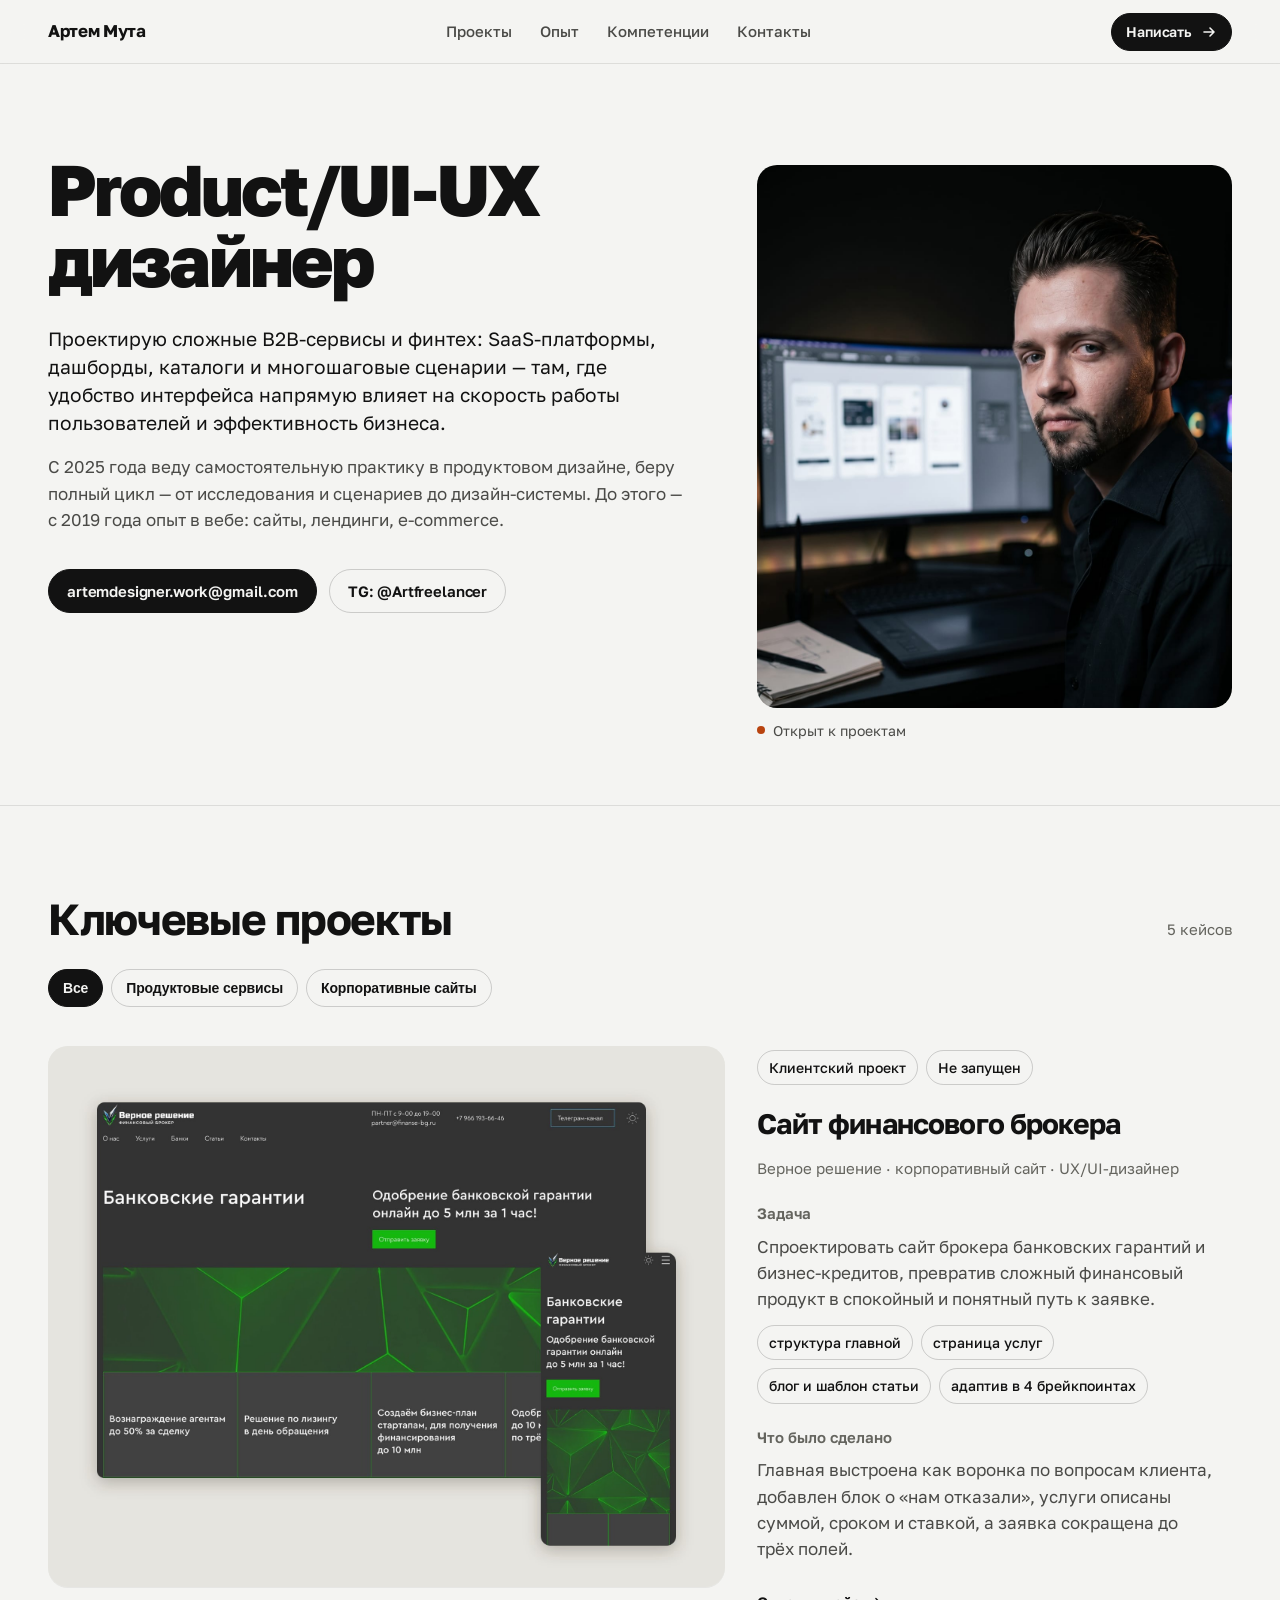
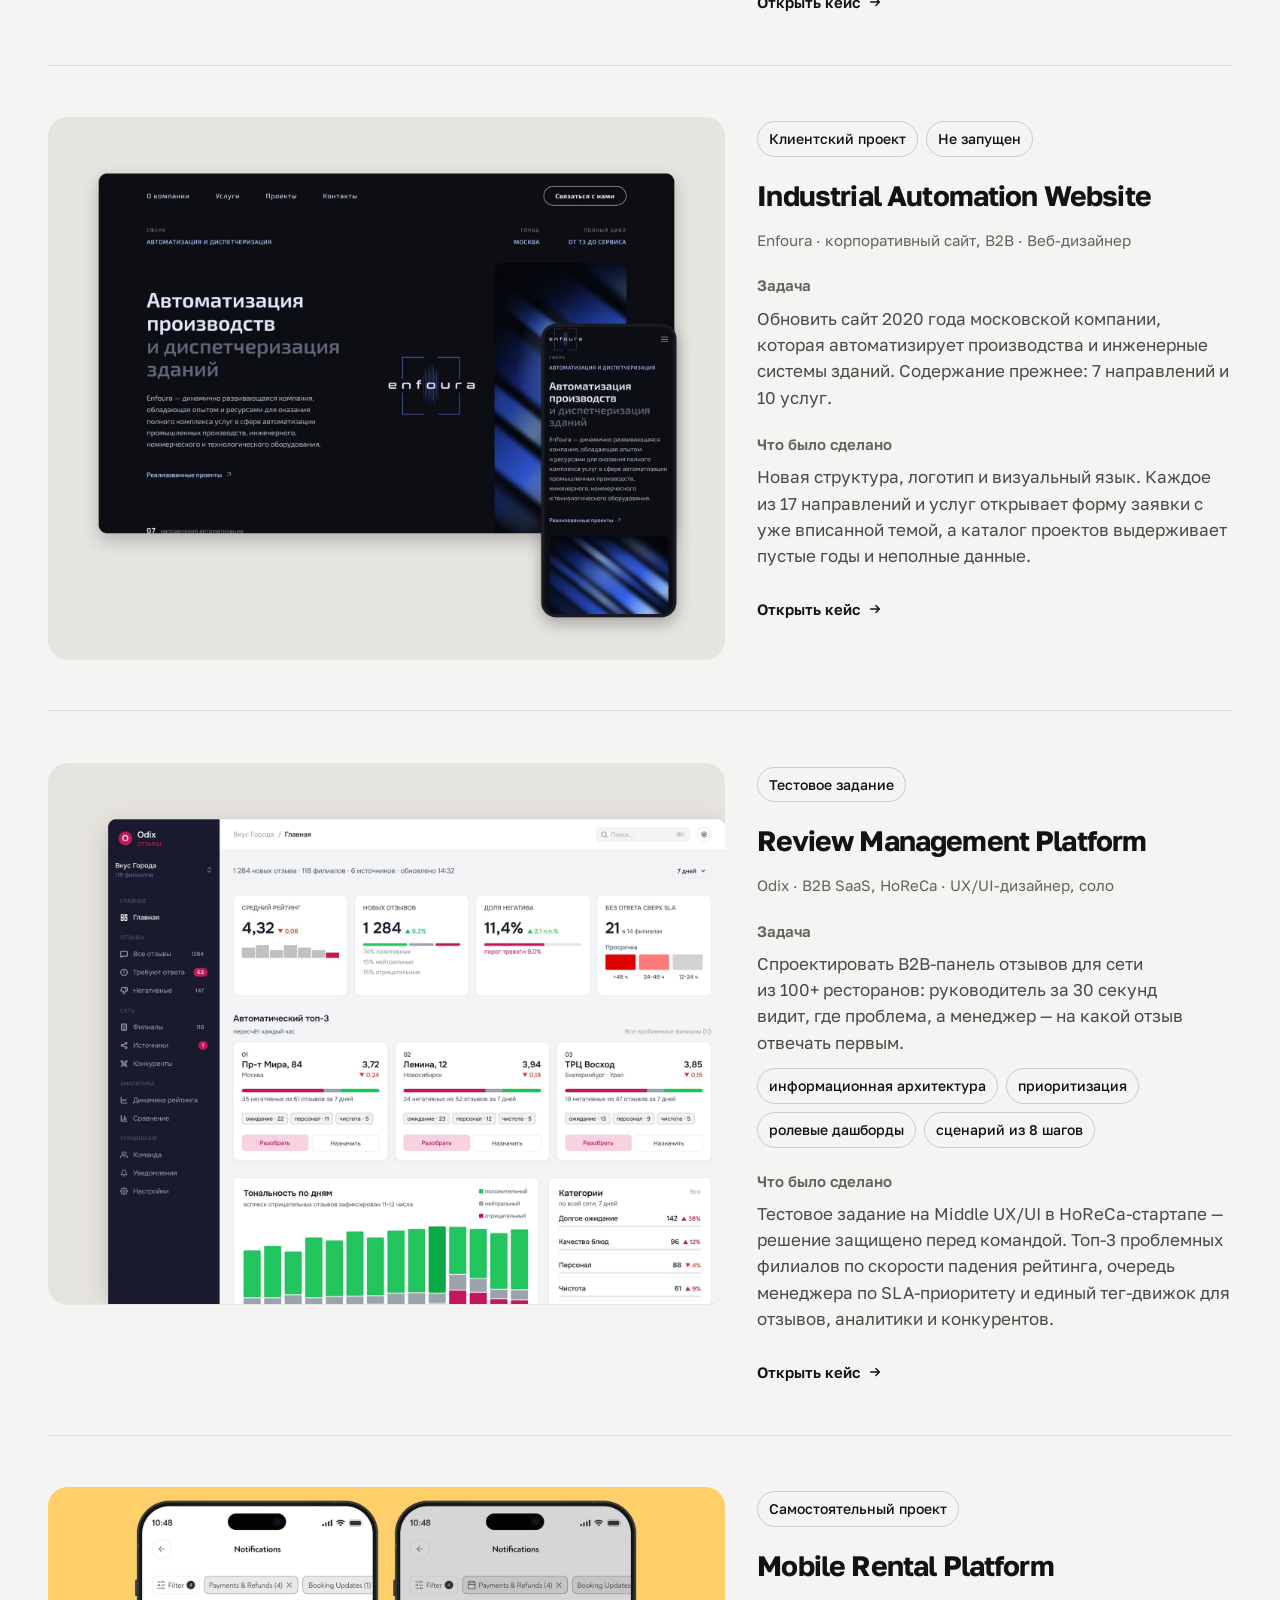
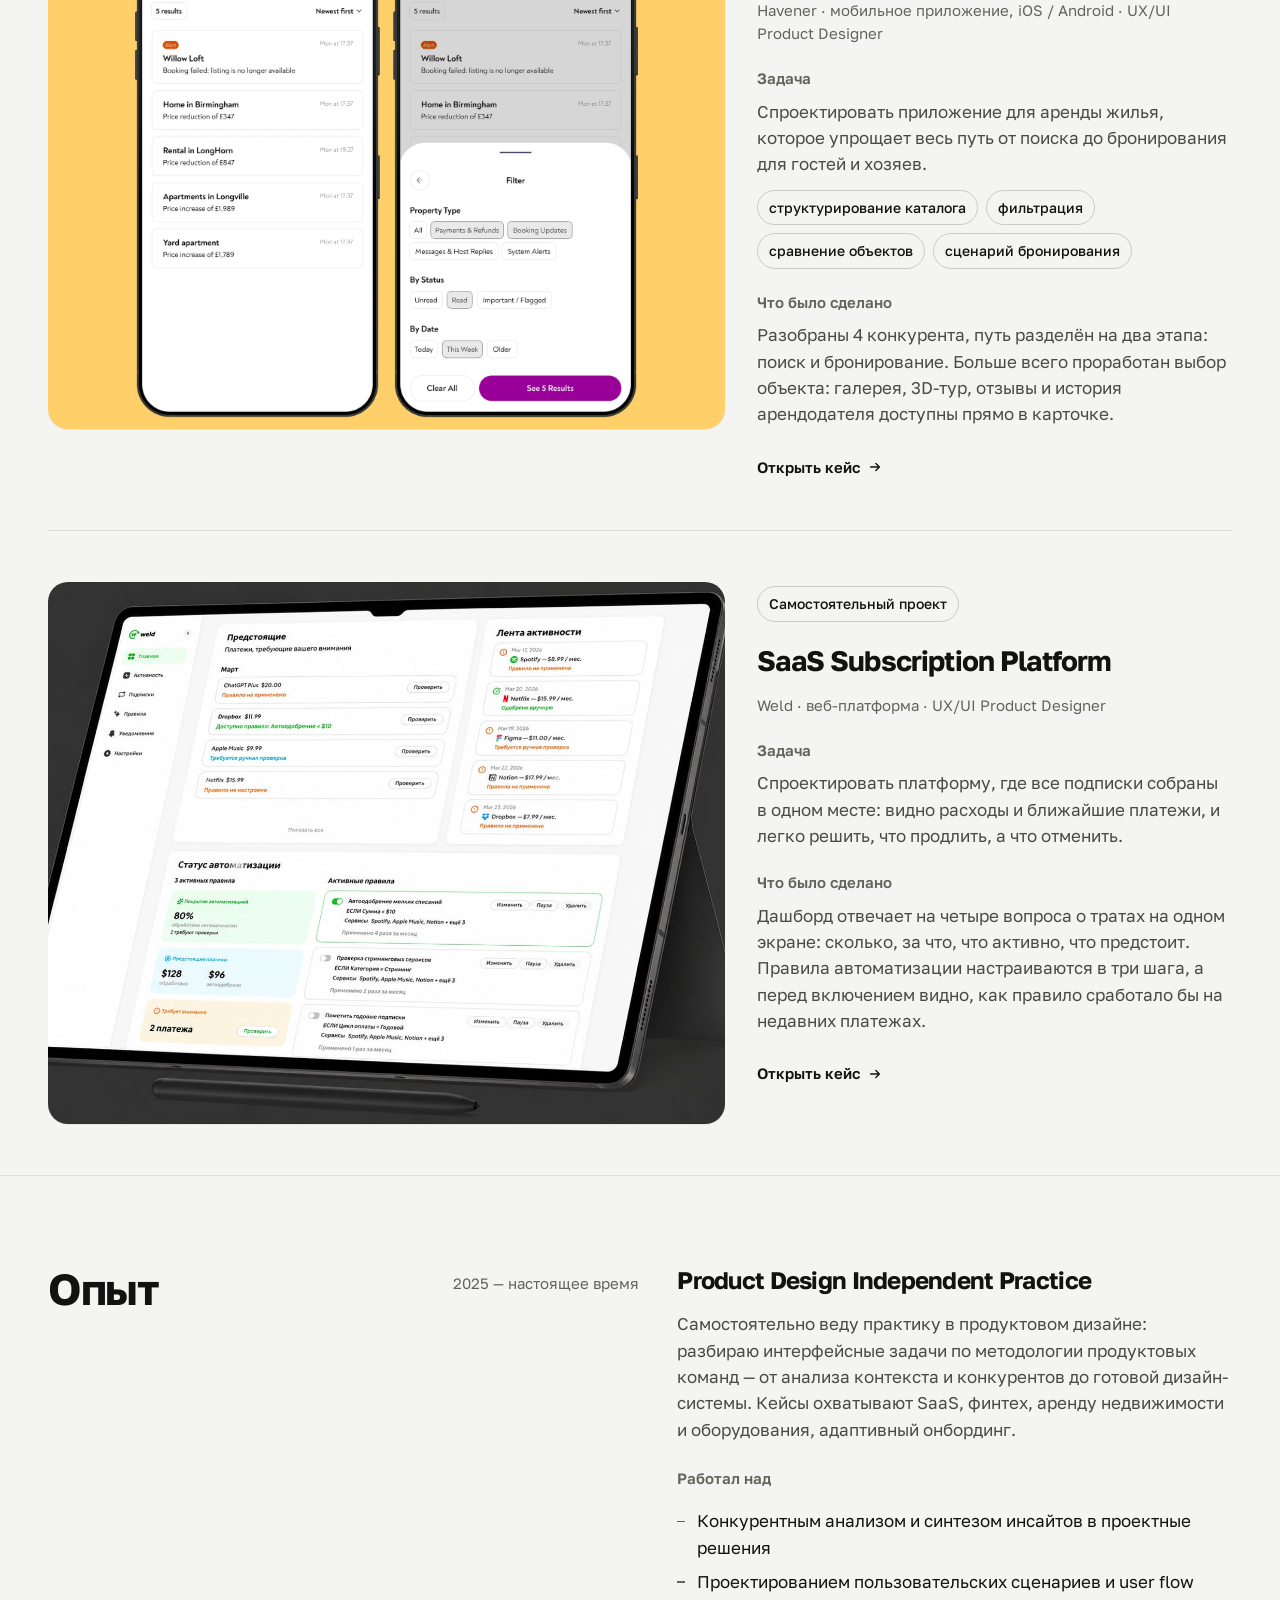
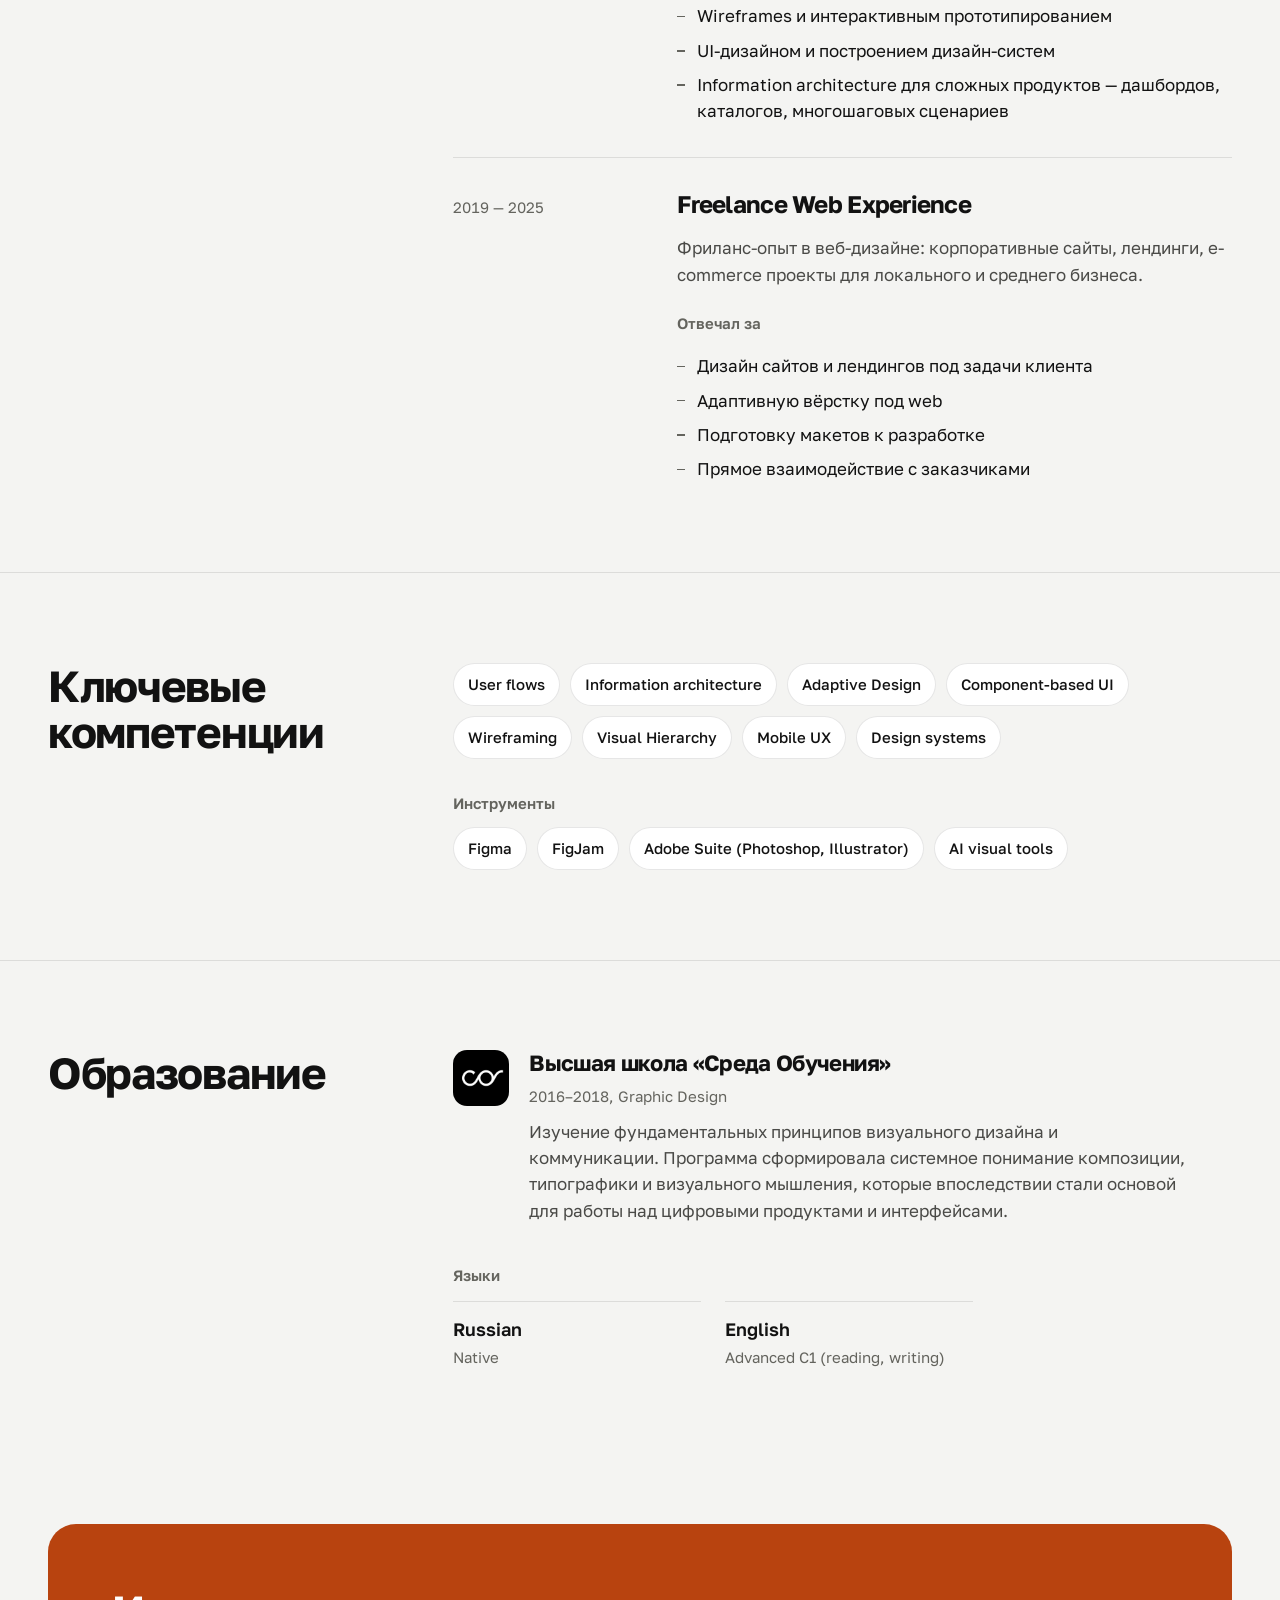
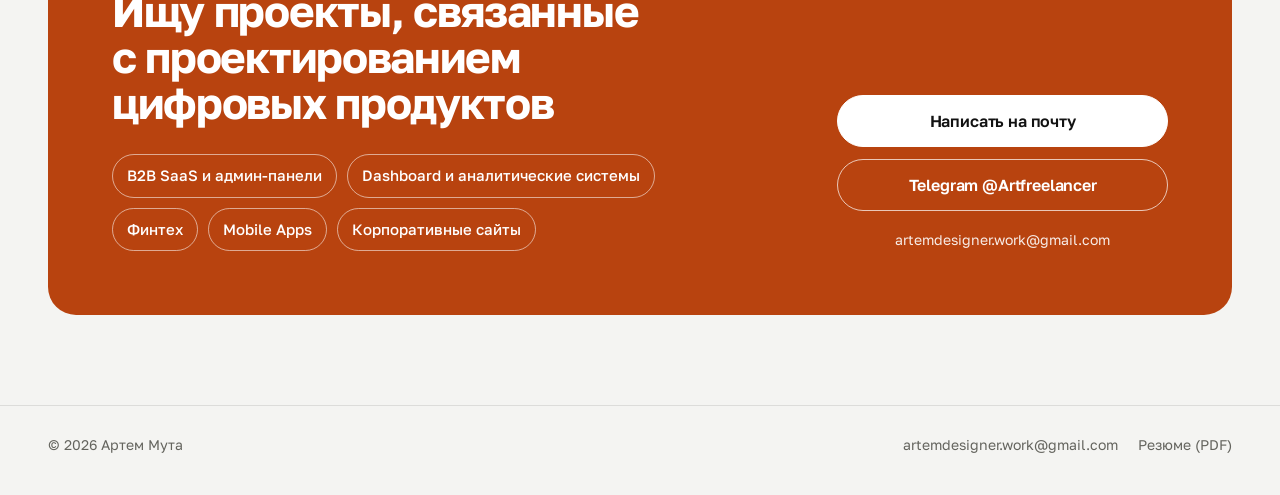
<file: index.html>
<!DOCTYPE html>
<html lang="ru">
<head>
<meta charset="utf-8">
<meta name="viewport" content="width=device-width, initial-scale=1">
<title>Артем Мута — Product/UI-UX дизайнер</title>
<meta name="description" content="Проектирую цифровые продукты: B2B SaaS и админ-панели, дашборды и аналитические системы, финтех, мобильные приложения и корпоративные сайты. Портфолио и опыт.">
<meta property="og:title" content="Артем Мута — Product/UI-UX дизайнер">
<meta property="og:description" content="B2B SaaS и админ-панели, dashboard и аналитические системы, финтех, mobile apps, корпоративные сайты. Полный цикл — от анализа задачи до дизайн-системы.">
<meta property="og:type" content="website">
<meta property="og:url" content="https://artemmdesign.ru/">
<meta property="og:image" content="https://artemmdesign.ru/assets/web/portrait.jpg">
<link rel="canonical" href="https://artemmdesign.ru/">
<link rel="preload" href="assets/fonts/golos-cyrillic.woff2" as="font" type="font/woff2" crossorigin>
<link rel="preload" href="assets/fonts/golos-latin.woff2" as="font" type="font/woff2" crossorigin>
<link rel="icon" href="assets/favicon.svg" type="image/svg+xml">
<link rel="stylesheet" href="assets/site.css">
<script>document.documentElement.classList.add('js')</script>
</head>
<body>

<header class="nav">
  <div class="wrap">
    <a class="brand" href="#top" aria-label="Артем Мута — на главную">
      <span>Артем Мута</span>
    </a>
    <nav class="nav__links" aria-label="Разделы">
      <a href="#projects">Проекты</a>
      <a href="#experience">Опыт</a>
      <a href="#skills">Компетенции</a>
      <a href="#contact">Контакты</a>
    </nav>
    <a class="btn btn--sm" href="mailto:artemdesigner.work@gmail.com">
      Написать
      <svg viewBox="0 0 16 16" fill="none" stroke="currentColor" stroke-width="1.6" stroke-linecap="round" stroke-linejoin="round" aria-hidden="true"><path d="M3 8h10M9 4l4 4-4 4"/></svg>
    </a>
  </div>
</header>

<main id="top">

  <!-- Hero -->
  <section class="hero" aria-labelledby="hero-title">
    <div class="wrap grid">
      <div class="hero__text">
        <h1 id="hero-title" class="draw-title">Product/UI&#8209;UX дизайнер</h1>
        <div class="hero__copy">
          <p class="lede reveal" style="--i:1">Проектирую сложные B2B-сервисы и финтех: SaaS-платформы, дашборды, каталоги и многошаговые сценарии — там, где удобство интерфейса напрямую влияет на скорость работы пользователей и эффективность бизнеса.</p>
          <p class="muted reveal" style="--i:2">С 2025 года веду самостоятельную практику в продуктовом дизайне, беру полный цикл — от исследования и сценариев до дизайн-системы. До этого — с 2019 года опыт в вебе: сайты, лендинги, e-commerce.</p>
        </div>
        <div class="hero__contacts reveal" style="--i:3">
          <a class="btn" href="mailto:artemdesigner.work@gmail.com">
            artemdesigner.work@gmail.com
          </a>
          <a class="btn btn--ghost" href="https://t.me/Artfreelancer" target="_blank" rel="noopener">
            TG: @Artfreelancer
          </a>
        </div>
      </div>
      <figure class="hero__media reveal" style="--i:2">
        <img src="assets/web/portrait.jpg" width="1200" height="1500" alt="Артем Мута за рабочим столом, на экране — макеты мобильного интерфейса" fetchpriority="high">
        <figcaption>
          <span class="hero__status"><i aria-hidden="true"></i>Открыт к проектам</span>
        </figcaption>
      </figure>
    </div>
  </section>

  <!-- Projects -->
  <section class="projects" id="projects" aria-labelledby="projects-title">
    <div class="wrap">
      <div class="projects__head reveal">
        <h2 id="projects-title">Ключевые проекты</h2>
        <p class="num" aria-live="polite">5 кейсов</p>
      </div>
      <div class="projects__filter" role="group" aria-label="Категория проектов" hidden>
        <button class="btn btn--sm" type="button" data-filter="all" aria-pressed="true">Все</button>
        <button class="btn btn--sm btn--ghost" type="button" data-filter="product" aria-pressed="false">Продуктовые сервисы</button>
        <button class="btn btn--sm btn--ghost" type="button" data-filter="site" aria-pressed="false">Корпоративные сайты</button>
      </div>

      <article class="case reveal" data-category="site">
        <div class="case__media">
          <a class="case__frame" href="cases/vernoe-reshenie.html" tabindex="-1">
            <img src="assets/web/vernoe-reshenie.jpg" width="1800" height="1440" alt="Сайт «Верное решение» на десктопе и мобильном: первый экран с оффером банковских гарантий" loading="lazy">
          </a>
        </div>
        <div class="case__text">
          <ul class="case__bullets" aria-label="Тип проекта"><li>Клиентский проект</li><li>Не запущен</li></ul>
          <div class="case__title">
            <h3><a href="cases/vernoe-reshenie.html">Сайт финансового брокера</a></h3>
            <a class="arrow" href="cases/vernoe-reshenie.html" tabindex="-1" aria-hidden="true"><svg viewBox="0 0 16 16" fill="none" stroke="currentColor" stroke-width="1.6" stroke-linecap="round" stroke-linejoin="round" aria-hidden="true"><path d="M4 12 12 4M5 4h7v7"/></svg></a>
          </div>
          <p class="case__meta">Верное решение · корпоративный сайт · UX/UI-дизайнер</p>
          <div class="case__block">
            <h4>Задача</h4>
            <p>Спроектировать сайт брокера банковских гарантий и бизнес-кредитов, превратив сложный финансовый продукт в спокойный и понятный путь к заявке.</p>
            <ul class="case__bullets">
              <li>структура главной</li>
              <li>страница услуг</li>
              <li>блог и шаблон статьи</li>
              <li>адаптив в 4 брейкпоинтах</li>
            </ul>
          </div>
          <div class="case__block">
            <h4>Что было сделано</h4>
            <p>Главная выстроена как воронка по вопросам клиента, добавлен блок о «нам отказали», услуги описаны суммой, сроком и ставкой, а заявка сокращена до трёх полей.</p>
          </div>
          <a class="case__link" href="cases/vernoe-reshenie.html" tabindex="-1" aria-hidden="true">Открыть кейс <svg viewBox="0 0 16 16" fill="none" stroke="currentColor" stroke-width="1.6" stroke-linecap="round" stroke-linejoin="round" aria-hidden="true"><path d="M3 8h10M9 4l4 4-4 4"/></svg></a>
        </div>
      </article>

      <article class="case reveal" data-category="site">
        <div class="case__media">
          <a class="case__frame" href="cases/enfoura.html" tabindex="-1">
            <img src="assets/web/enfoura.jpg" width="1800" height="1440" alt="Сайт Enfoura на ноутбуке и смартфоне: первый экран с заголовком «Автоматизация производств и диспетчеризация зданий», знаком компании и световыми полосами" loading="lazy">
          </a>
        </div>
        <div class="case__text">
          <ul class="case__bullets" aria-label="Тип проекта"><li>Клиентский проект</li><li>Не запущен</li></ul>
          <div class="case__title">
            <h3><a href="cases/enfoura.html">Industrial Automation Website</a></h3>
            <a class="arrow" href="cases/enfoura.html" tabindex="-1" aria-hidden="true"><svg viewBox="0 0 16 16" fill="none" stroke="currentColor" stroke-width="1.6" stroke-linecap="round" stroke-linejoin="round" aria-hidden="true"><path d="M4 12 12 4M5 4h7v7"/></svg></a>
          </div>
          <p class="case__meta">Enfoura · корпоративный сайт, B2B · Веб-дизайнер</p>
          <div class="case__block">
            <h4>Задача</h4>
            <p>Обновить сайт 2020 года московской компании, которая автоматизирует производства и инженерные системы зданий. Содержание прежнее: 7 направлений и 10 услуг.</p>
          </div>
          <div class="case__block">
            <h4>Что было сделано</h4>
            <p>Новая структура, логотип и визуальный язык. Каждое из 17 направлений и услуг открывает форму заявки с уже вписанной темой, а каталог проектов выдерживает пустые годы и неполные данные.</p>
          </div>
          <a class="case__link" href="cases/enfoura.html" tabindex="-1" aria-hidden="true">Открыть кейс <svg viewBox="0 0 16 16" fill="none" stroke="currentColor" stroke-width="1.6" stroke-linecap="round" stroke-linejoin="round" aria-hidden="true"><path d="M3 8h10M9 4l4 4-4 4"/></svg></a>
        </div>
      </article>

      <article class="case reveal" data-category="product">
        <div class="case__media">
          <a class="case__frame" href="cases/odix.html" tabindex="-1">
            <img src="assets/web/odix.jpg" width="1800" height="1440" alt="Главный экран Odix: KPI сети ресторанов и автоматический топ-3 проблемных филиалов" loading="lazy">
          </a>
        </div>
        <div class="case__text">
          <ul class="case__bullets" aria-label="Тип проекта"><li>Тестовое задание</li></ul>
          <div class="case__title">
            <h3><a href="cases/odix.html">Review Management Platform</a></h3>
            <a class="arrow" href="cases/odix.html" tabindex="-1" aria-hidden="true"><svg viewBox="0 0 16 16" fill="none" stroke="currentColor" stroke-width="1.6" stroke-linecap="round" stroke-linejoin="round" aria-hidden="true"><path d="M4 12 12 4M5 4h7v7"/></svg></a>
          </div>
          <p class="case__meta">Odix · B2B SaaS, HoReCa · UX/UI-дизайнер, соло</p>
          <div class="case__block">
            <h4>Задача</h4>
            <p>Спроектировать B2B-панель отзывов для сети из 100+ ресторанов: руководитель за 30 секунд видит, где проблема, а менеджер — на какой отзыв отвечать первым.</p>
            <ul class="case__bullets">
              <li>информационная архитектура</li>
              <li>приоритизация</li>
              <li>ролевые дашборды</li>
              <li>сценарий из 8 шагов</li>
            </ul>
          </div>
          <div class="case__block">
            <h4>Что было сделано</h4>
            <p>Тестовое задание на Middle UX/UI в HoReCa-стартапе — решение защищено перед командой. Топ-3 проблемных филиалов по скорости падения рейтинга, очередь менеджера по SLA-приоритету и единый тег-движок для отзывов, аналитики и конкурентов.</p>
          </div>
          <a class="case__link" href="cases/odix.html" tabindex="-1" aria-hidden="true">Открыть кейс <svg viewBox="0 0 16 16" fill="none" stroke="currentColor" stroke-width="1.6" stroke-linecap="round" stroke-linejoin="round" aria-hidden="true"><path d="M3 8h10M9 4l4 4-4 4"/></svg></a>
        </div>
      </article>

      <article class="case reveal" data-category="product">
        <div class="case__media">
          <a class="case__frame" href="cases/mobile-rental.html" tabindex="-1">
            <img src="assets/web/rental-mobile.jpg" width="1800" height="1549" alt="Два экрана мобильного приложения аренды: список уведомлений и фильтр" loading="lazy">
          </a>
        </div>
        <div class="case__text">
          <ul class="case__bullets" aria-label="Тип проекта"><li>Самостоятельный проект</li></ul>
          <div class="case__title">
            <h3><a href="cases/mobile-rental.html">Mobile Rental Platform</a></h3>
            <a class="arrow" href="cases/mobile-rental.html" tabindex="-1" aria-hidden="true"><svg viewBox="0 0 16 16" fill="none" stroke="currentColor" stroke-width="1.6" stroke-linecap="round" stroke-linejoin="round" aria-hidden="true"><path d="M4 12 12 4M5 4h7v7"/></svg></a>
          </div>
          <p class="case__meta">Havener · мобильное приложение, iOS / Android · UX/UI Product Designer</p>
          <div class="case__block">
            <h4>Задача</h4>
            <p>Спроектировать приложение для аренды жилья, которое упрощает весь путь от поиска до бронирования для гостей и хозяев.</p>
            <ul class="case__bullets">
              <li>структурирование каталога</li>
              <li>фильтрация</li>
              <li>сравнение объектов</li>
              <li>сценарий бронирования</li>
            </ul>
          </div>
          <div class="case__block">
            <h4>Что было сделано</h4>
            <p>Разобраны 4 конкурента, путь разделён на два этапа: поиск и бронирование. Больше всего проработан выбор объекта: галерея, 3D-тур, отзывы и история арендодателя доступны прямо в карточке.</p>
          </div>
          <a class="case__link" href="cases/mobile-rental.html" tabindex="-1" aria-hidden="true">Открыть кейс <svg viewBox="0 0 16 16" fill="none" stroke="currentColor" stroke-width="1.6" stroke-linecap="round" stroke-linejoin="round" aria-hidden="true"><path d="M3 8h10M9 4l4 4-4 4"/></svg></a>
        </div>
      </article>

      <article class="case reveal" data-category="product">
        <div class="case__media">
          <a class="case__frame" href="cases/saas-subscription.html" tabindex="-1">
            <img src="assets/web/saas-subscription.jpg" width="1600" height="1046" alt="Планшет с интерфейсом управления подписками: предстоящие платежи, лента активности и правила автоматизации" loading="lazy">
          </a>
        </div>
        <div class="case__text">
          <ul class="case__bullets" aria-label="Тип проекта"><li>Самостоятельный проект</li></ul>
          <div class="case__title">
            <h3><a href="cases/saas-subscription.html">SaaS Subscription Platform</a></h3>
            <a class="arrow" href="cases/saas-subscription.html" tabindex="-1" aria-hidden="true"><svg viewBox="0 0 16 16" fill="none" stroke="currentColor" stroke-width="1.6" stroke-linecap="round" stroke-linejoin="round" aria-hidden="true"><path d="M4 12 12 4M5 4h7v7"/></svg></a>
          </div>
          <p class="case__meta">Weld · веб-платформа · UX/UI Product Designer</p>
          <div class="case__block">
            <h4>Задача</h4>
            <p>Спроектировать платформу, где все подписки собраны в одном месте: видно расходы и ближайшие платежи, и легко решить, что продлить, а что отменить.</p>
          </div>
          <div class="case__block">
            <h4>Что было сделано</h4>
            <p>Дашборд отвечает на четыре вопроса о тратах на одном экране: сколько, за что, что активно, что предстоит. Правила автоматизации настраиваются в три шага, а перед включением видно, как правило сработало бы на недавних платежах.</p>
          </div>
          <a class="case__link" href="cases/saas-subscription.html" tabindex="-1" aria-hidden="true">Открыть кейс <svg viewBox="0 0 16 16" fill="none" stroke="currentColor" stroke-width="1.6" stroke-linecap="round" stroke-linejoin="round" aria-hidden="true"><path d="M3 8h10M9 4l4 4-4 4"/></svg></a>
        </div>
      </article>
      </div>
    </div>
  </section>

  <!-- Experience -->
  <section class="section" id="experience" aria-labelledby="exp-title">
    <div class="wrap grid">
      <div class="section__head reveal"><h2 id="exp-title">Опыт</h2></div>
      <div class="section__body">
        <article class="job reveal">
          <div class="job__when">2025 — настоящее время</div>
          <div class="job__body">
            <h3>Product Design Independent Practice</h3>
            <p>Самостоятельно веду практику в продуктовом дизайне: разбираю интерфейсные задачи по методологии продуктовых команд — от анализа контекста и конкурентов до готовой дизайн-системы. Кейсы охватывают SaaS, финтех, аренду недвижимости и оборудования, адаптивный онбординг.</p>
            <h4>Работал над</h4>
            <ul class="bullets">
              <li>Конкурентным анализом и синтезом инсайтов в проектные решения</li>
              <li>Проектированием пользовательских сценариев и user flow</li>
              <li>Wireframes и интерактивным прототипированием</li>
              <li>UI-дизайном и построением дизайн-систем</li>
              <li>Information architecture для сложных продуктов — дашбордов, каталогов, многошаговых сценариев</li>
            </ul>
          </div>
        </article>
        <article class="job reveal">
          <div class="job__when">2019 — 2025</div>
          <div class="job__body">
            <h3>Freelance Web Experience</h3>
            <p>Фриланс-опыт в веб-дизайне: корпоративные сайты, лендинги, e-commerce проекты для локального и среднего бизнеса.</p>
            <h4>Отвечал за</h4>
            <ul class="bullets">
              <li>Дизайн сайтов и лендингов под задачи клиента</li>
              <li>Адаптивную вёрстку под web</li>
              <li>Подготовку макетов к разработке</li>
              <li>Прямое взаимодействие с заказчиками</li>
            </ul>
          </div>
        </article>
      </div>
    </div>
  </section>

  <!-- Skills -->
  <section class="section" id="skills" aria-labelledby="skills-title">
    <div class="wrap grid">
      <div class="section__head reveal"><h2 id="skills-title">Ключевые компетенции</h2></div>
      <div class="section__body reveal">
        <ul class="chips">
          <li>User flows</li>
          <li>Information architecture</li>
          <li>Adaptive Design</li>
          <li>Component-based UI</li>
          <li>Wireframing</li>
          <li>Visual Hierarchy</li>
          <li>Mobile UX</li>
          <li>Design systems</li>
        </ul>
        <div class="tools">
          <h3>Инструменты</h3>
          <ul class="chips">
            <li>Figma</li>
            <li>FigJam</li>
            <li>Adobe Suite (Photoshop, Illustrator)</li>
            <li>AI visual tools</li>
          </ul>
        </div>
      </div>
    </div>
  </section>

  <!-- Education -->
  <section class="section" id="education" aria-labelledby="edu-title">
    <div class="wrap grid">
      <div class="section__head reveal"><h2 id="edu-title">Образование</h2></div>
      <div class="section__body reveal">
        <div class="edu">
          <img src="assets/web/education.png" width="56" height="56" alt="Логотип Высшей школы «Среда Обучения»">
          <div class="edu__body">
            <h3>Высшая школа «Среда Обучения»</h3>
            <span class="when num">2016–2018, Graphic Design</span>
            <p>Изучение фундаментальных принципов визуального дизайна и коммуникации. Программа сформировала системное понимание композиции, типографики и визуального мышления, которые впоследствии стали основой для работы над цифровыми продуктами и интерфейсами.</p>
          </div>
        </div>
        <div class="langs" id="languages">
          <h4>Языки</h4>
          <div><strong>Russian</strong><span>Native</span></div>
          <div><strong>English</strong><span>Advanced C1 (reading, writing)</span></div>
        </div>
      </div>
    </div>
  </section>

  <!-- Contact -->
  <section class="cta" id="contact" aria-labelledby="cta-title">
    <div class="wrap">
      <div class="cta__panel reveal">
        <div class="cta__text">
          <h2 id="cta-title">Ищу проекты, связанные с проектированием цифровых продуктов</h2>
          <ul class="cta__tags" aria-label="Типы проектов">
            <li>B2B SaaS и админ-панели</li>
            <li>Dashboard и аналитические системы</li>
            <li>Финтех</li>
            <li>Mobile Apps</li>
            <li>Корпоративные сайты</li>
          </ul>
        </div>
        <div class="cta__actions">
          <a class="btn btn--light" href="mailto:artemdesigner.work@gmail.com">
            Написать на почту
          </a>
          <a class="btn btn--outline-light" href="https://t.me/Artfreelancer" target="_blank" rel="noopener">
            Telegram @Artfreelancer
          </a>
          <small>artemdesigner.work@gmail.com</small>
        </div>
      </div>
    </div>
  </section>

</main>

<footer class="footer">
  <div class="wrap">
    <span>© <span class="num">2026</span> Артем Мута</span>
    <nav aria-label="Контакты">
      <a href="mailto:artemdesigner.work@gmail.com">artemdesigner.work@gmail.com</a>
      <a href="assets/artem-muta-resume.pdf" target="_blank" rel="noopener">Резюме (PDF)</a>
    </nav>
  </div>
</footer>

<script>
  document.documentElement.classList.add('js');
  const els = document.querySelectorAll('.reveal');
  if ('IntersectionObserver' in window) {
    const io = new IntersectionObserver((entries) => {
      for (const e of entries) {
        if (e.isIntersecting) { e.target.classList.add('in'); io.unobserve(e.target); }
      }
    }, { rootMargin: '0px 0px -8% 0px', threshold: 0.08 });
    els.forEach(el => io.observe(el));
  } else {
    els.forEach(el => el.classList.add('in'));
  }

  // Projects: filter cards by category (product services vs corporate websites).
  (() => {
    const bar = document.querySelector('.projects__filter');
    const cards = [...document.querySelectorAll('.case[data-category]')];
    const count = document.querySelector('.projects__head .num');
    if (!bar || !cards.length) return;
    const word = (n) => { const a = n % 10, b = n % 100; return a === 1 && b !== 11 ? 'кейс' : a >= 2 && a <= 4 && (b < 12 || b > 14) ? 'кейса' : 'кейсов'; };
    const apply = (f) => {
      let shown = 0;
      cards.forEach((c) => { const on = f === 'all' || c.dataset.category === f; c.hidden = !on; if (on) { shown++; c.classList.add('in'); } });
      bar.querySelectorAll('[data-filter]').forEach((b) => { const on = b.dataset.filter === f; b.setAttribute('aria-pressed', on); b.classList.toggle('btn--ghost', !on); });
      if (count) count.textContent = shown + ' ' + word(shown);
    };
    bar.hidden = false;
    bar.addEventListener('click', (e) => { const b = e.target.closest('[data-filter]'); if (b) apply(b.dataset.filter); });
  })();

  // Hero title: glyph outlines draw in, then the solid fill returns (idea: 21st.dev "path drawing" hero).
  (async () => {
    const h = document.querySelector('.draw-title');
    if (!h) return;
    const finish = () => h.classList.add('drawn');
    try {
      if (matchMedia('(prefers-reduced-motion: reduce)').matches) return finish();
      if (document.fonts) await document.fonts.ready;
      const text = h.firstChild;
      if (!text || text.nodeType !== 3) return finish();
      const cs = getComputedStyle(h);
      const ctx = document.createElement('canvas').getContext('2d');
      ctx.font = cs.fontWeight + ' ' + cs.fontSize + ' ' + cs.fontFamily;
      const ascent = ctx.measureText('Hд').fontBoundingBoxAscent;
      if (!ascent) return finish();
      const box = h.getBoundingClientRect(), range = document.createRange();
      const xs = [], ys = [], glyphs = [];
      for (let i = 0; i < text.length; i++) {
        const ch = text.data[i];
        if (/\s/.test(ch)) continue;
        range.setStart(text, i); range.setEnd(text, i + 1);
        const r = range.getClientRects()[0];
        if (!r) continue;
        xs.push((r.left - box.left).toFixed(2)); ys.push((r.top - box.top + ascent).toFixed(2)); glyphs.push(ch);
      }
      const NS = 'http://www.w3.org/2000/svg';
      const svg = document.createElementNS(NS, 'svg');
      svg.setAttribute('class', 'draw-title__svg'); svg.setAttribute('aria-hidden', 'true');
      svg.style.color = getComputedStyle(document.documentElement).getPropertyValue('--ink').trim() || '#121212';
      const t = document.createElementNS(NS, 'text');
      t.setAttribute('x', xs.join(' ')); t.setAttribute('y', ys.join(' '));
      t.style.font = ctx.font;
      t.textContent = glyphs.join('');
      svg.appendChild(t); h.appendChild(svg);
      const dash = parseFloat(cs.fontSize) * 3.5; // just covers the longest glyph contour (measured)
      t.style.strokeDasharray = dash + ' ' + dash;
      const draw = t.animate([{ strokeDashoffset: dash }, { strokeDashoffset: 0 }], { duration: 1900, easing: 'cubic-bezier(.45,0,.2,1)', fill: 'forwards' });
      draw.onfinish = () => {
        finish();
        svg.animate([{ opacity: 1 }, { opacity: 0 }], { duration: 700, delay: 250, fill: 'forwards' }).onfinish = () => svg.remove();
      };
      addEventListener('resize', () => draw.finish(), { once: true });
    } catch (e) { finish(); }
  })();
</script>
</body>
</html>
</file>
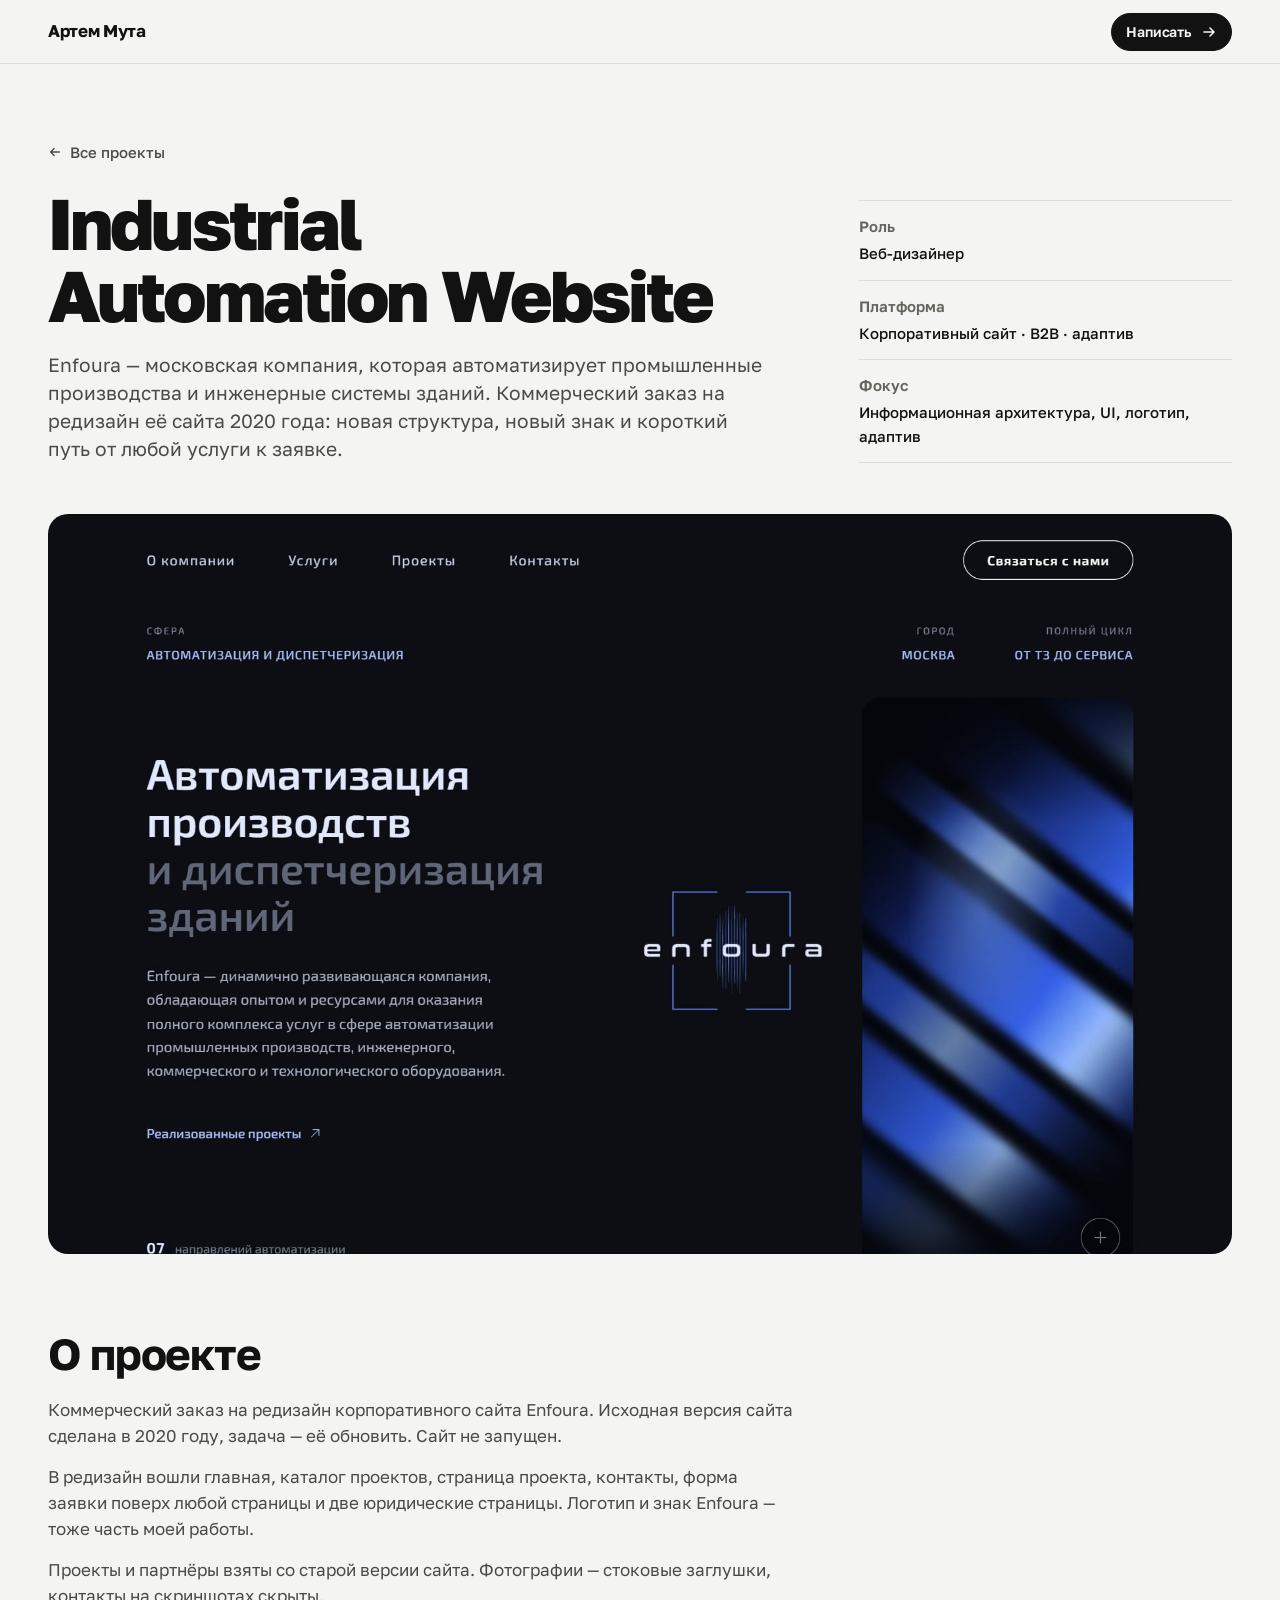
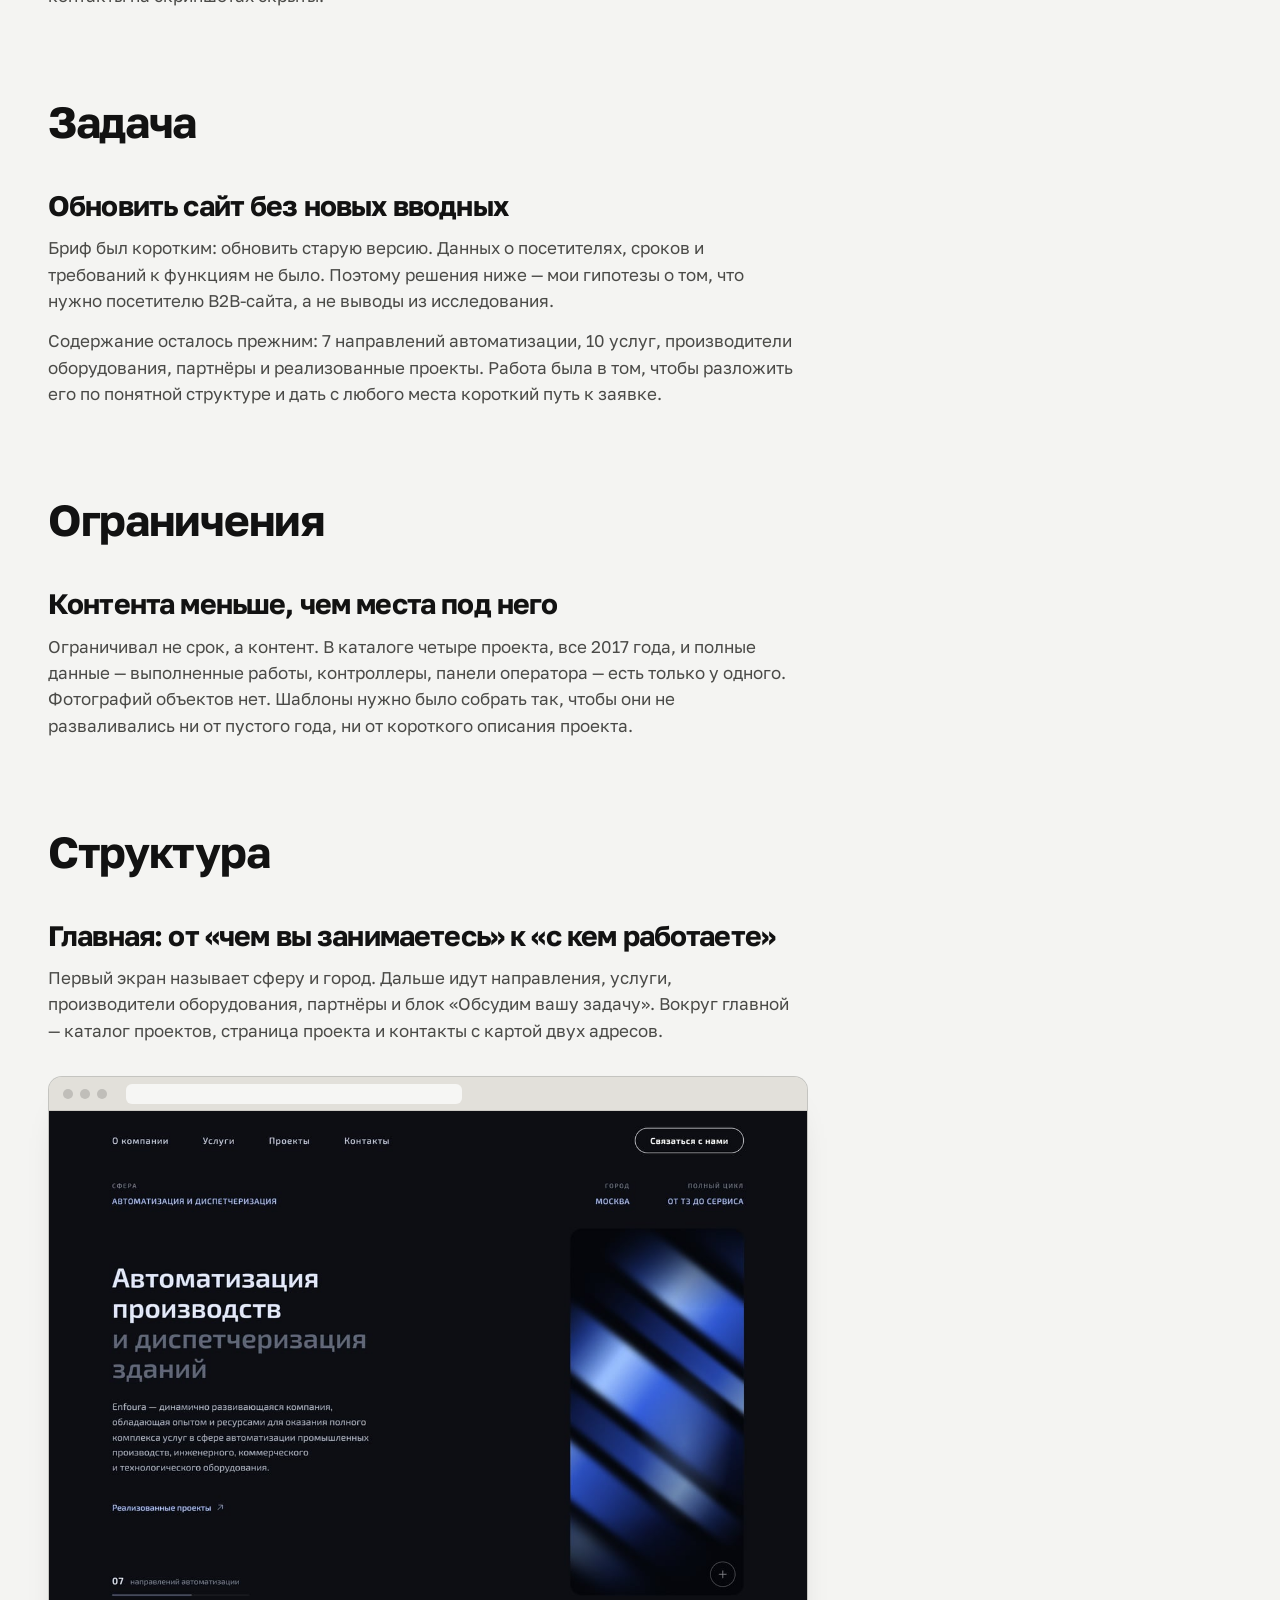
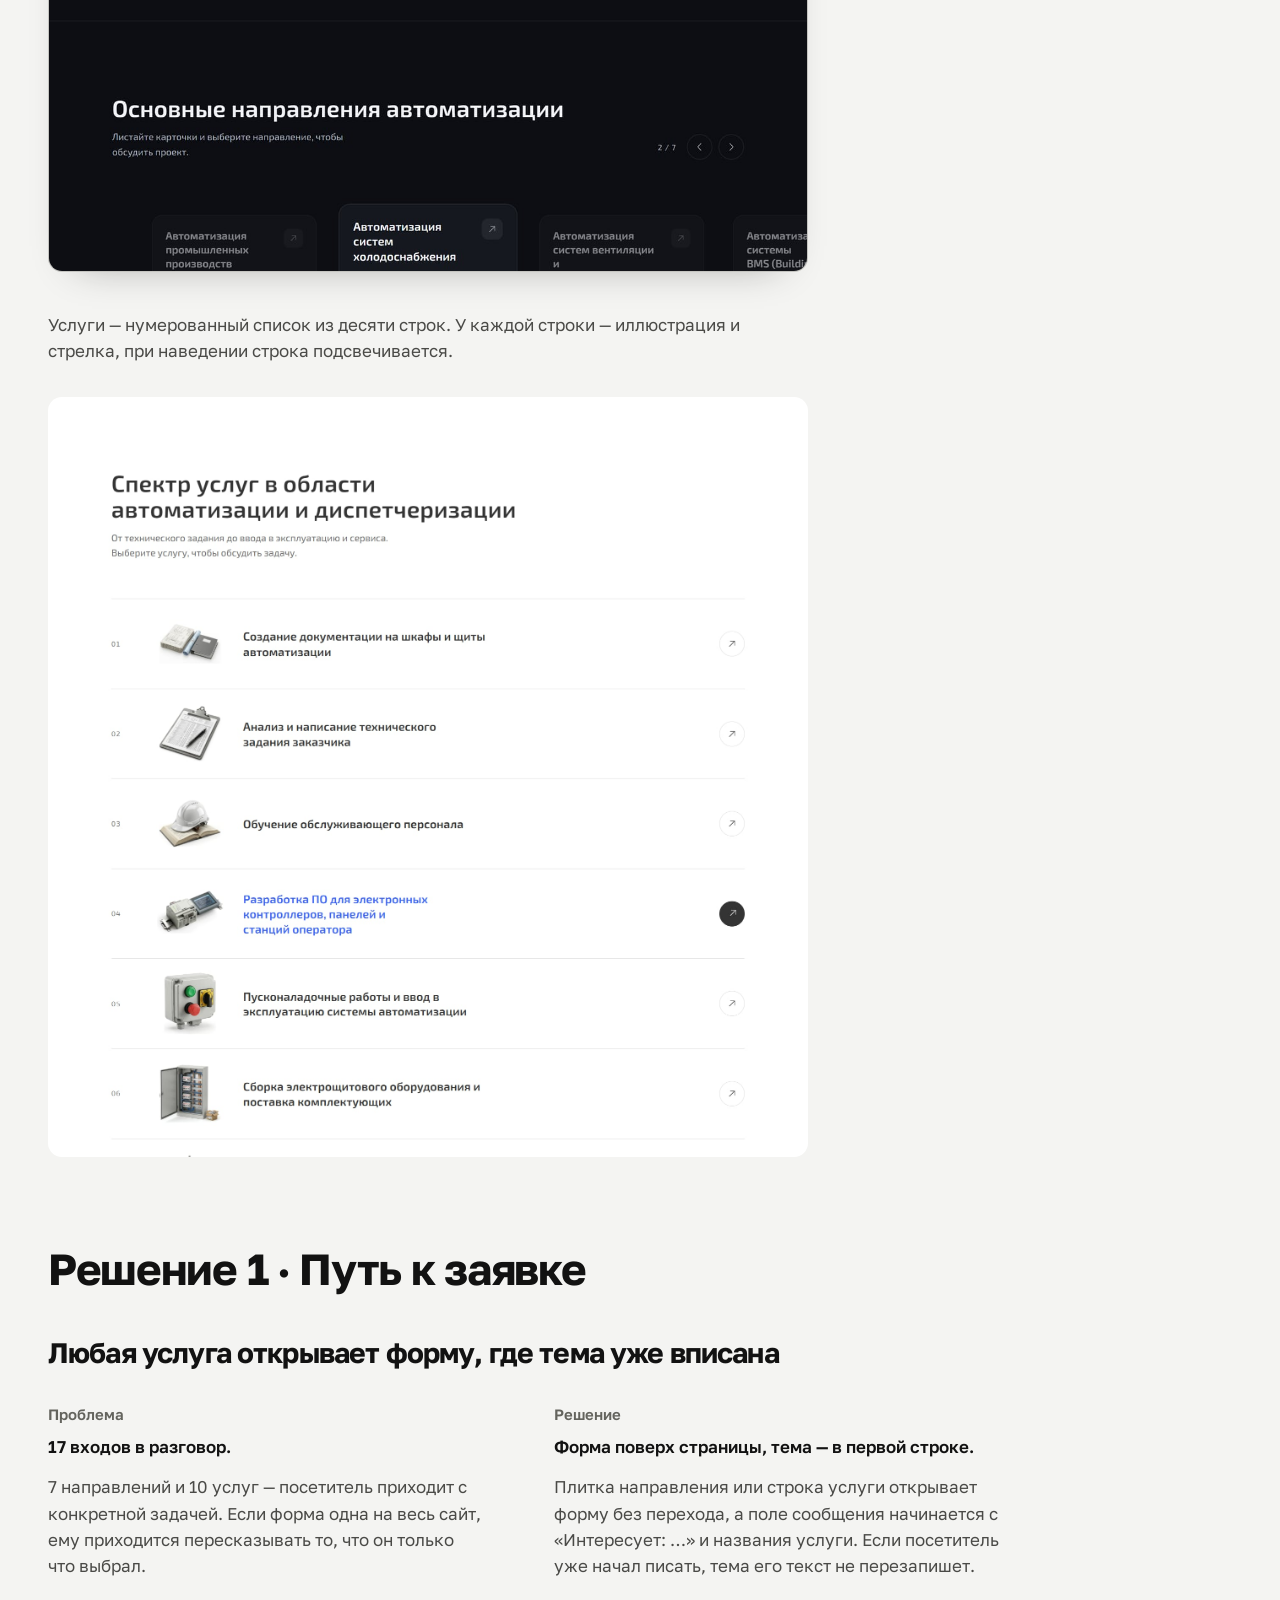
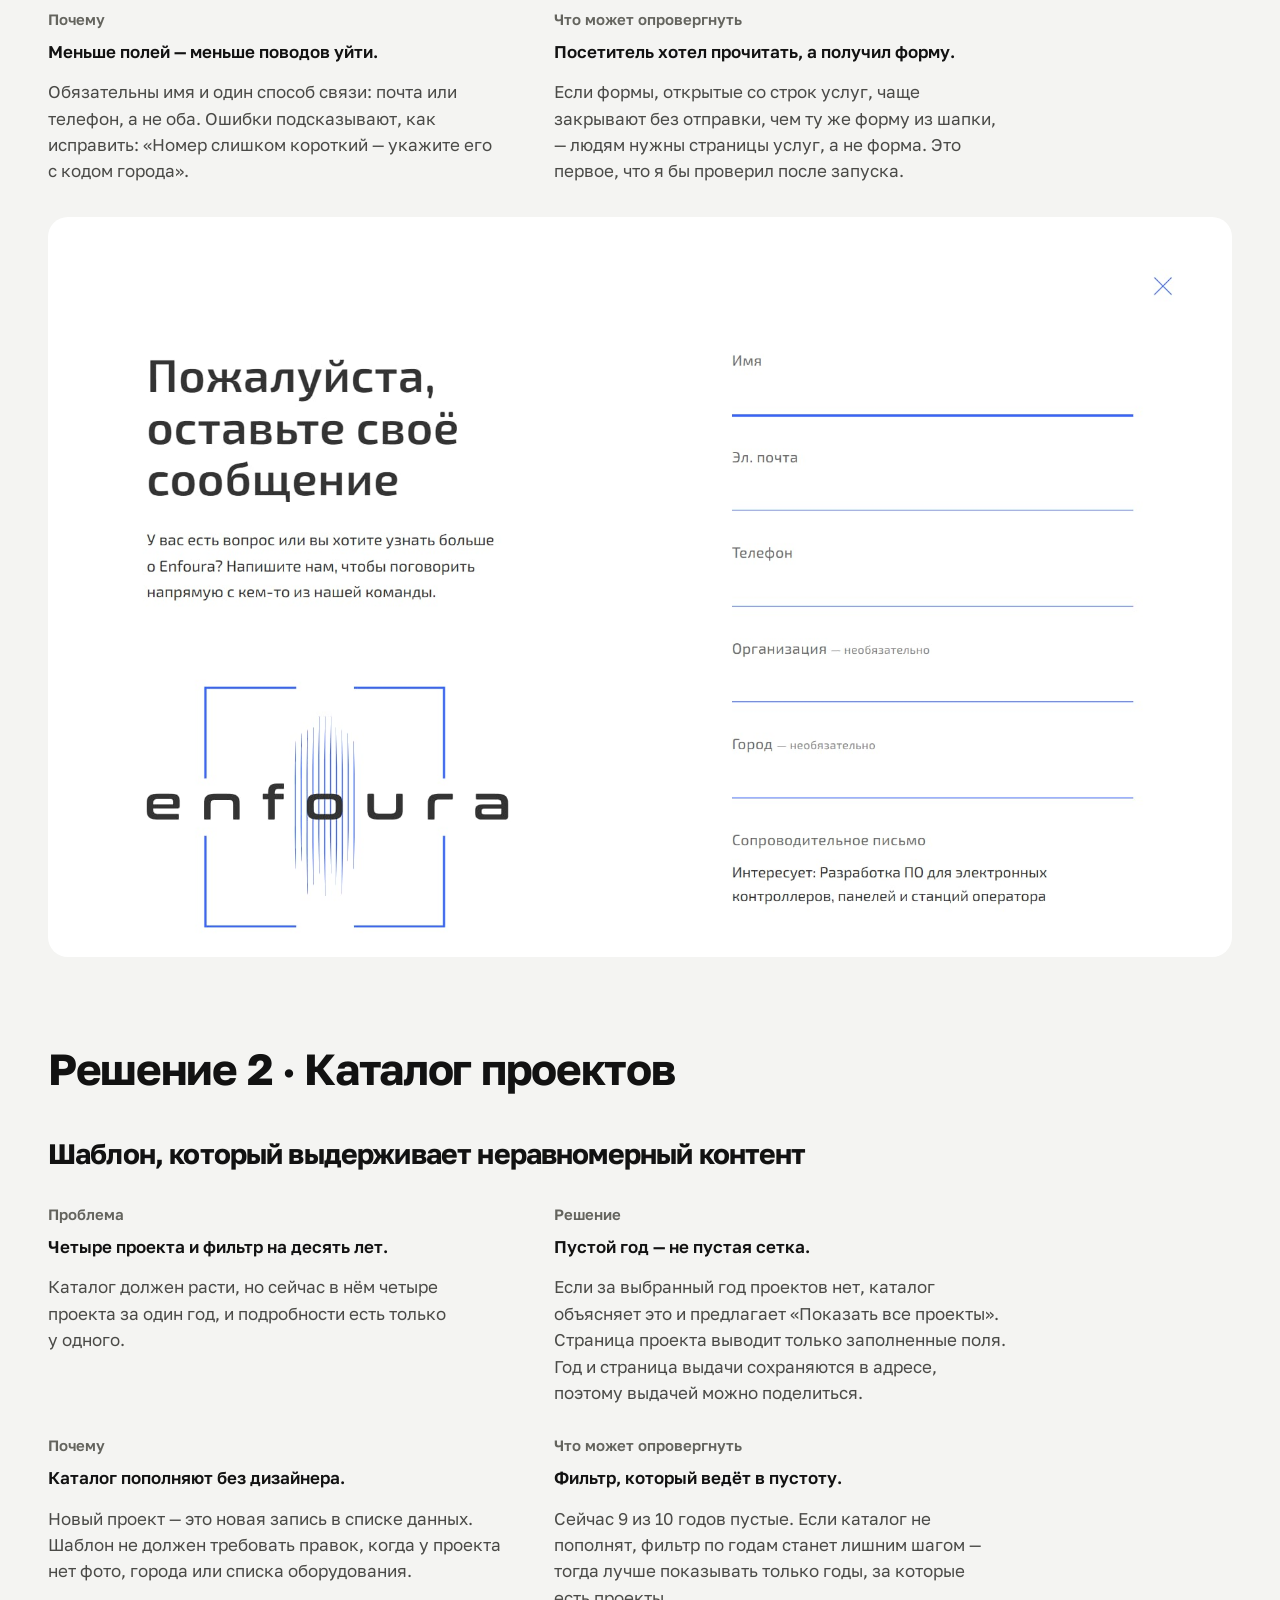
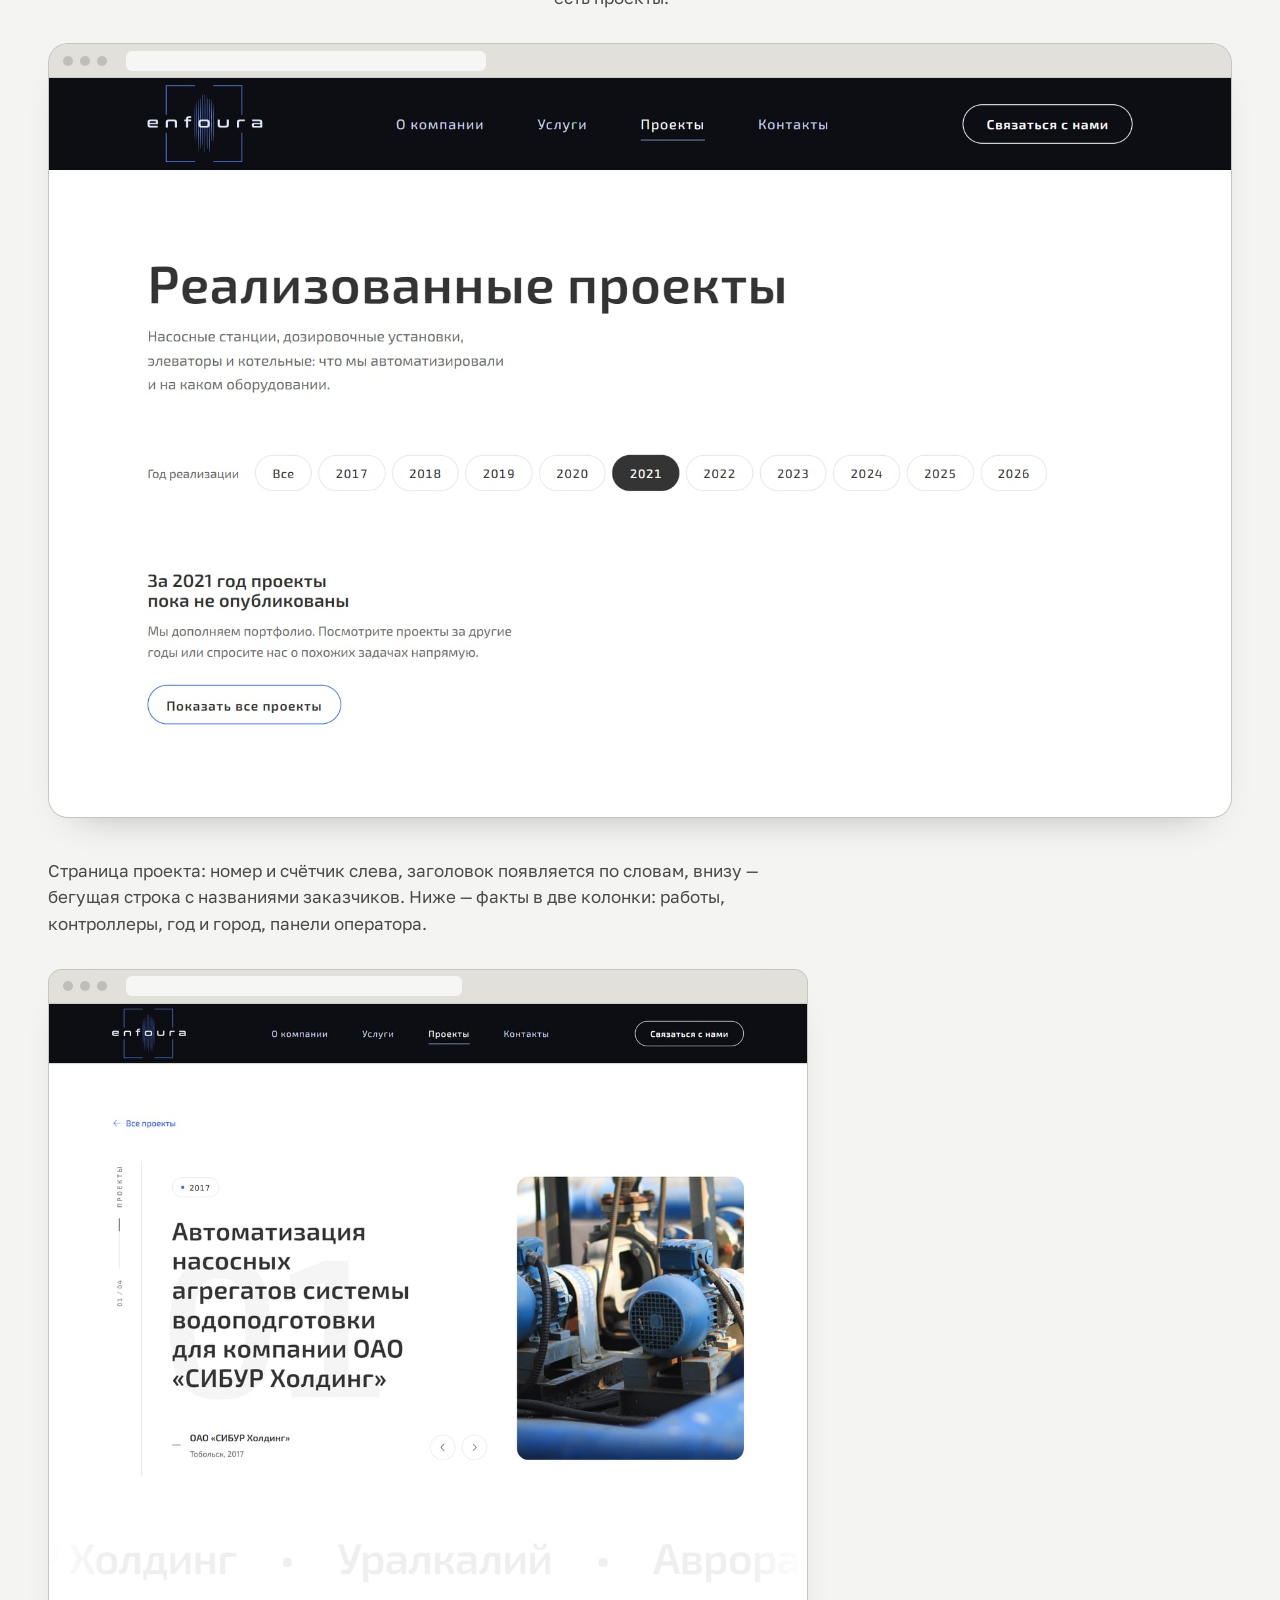
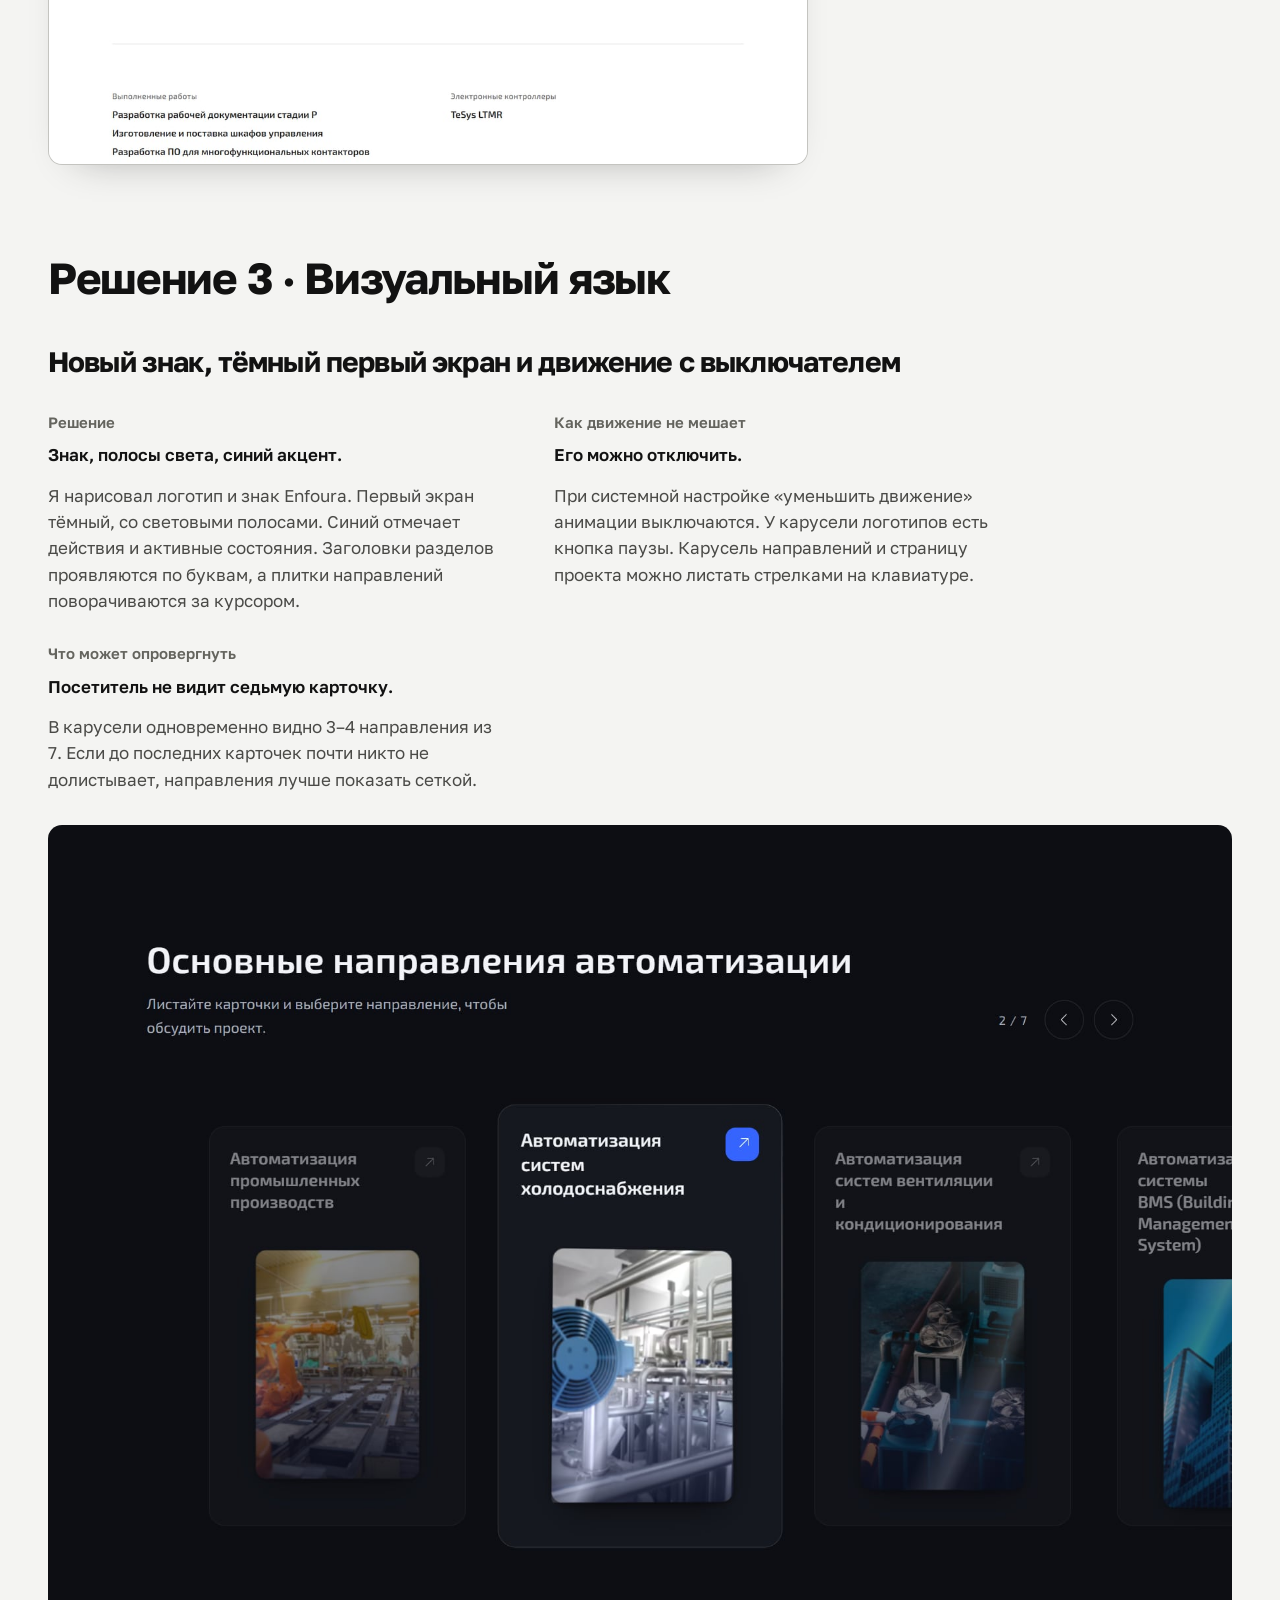
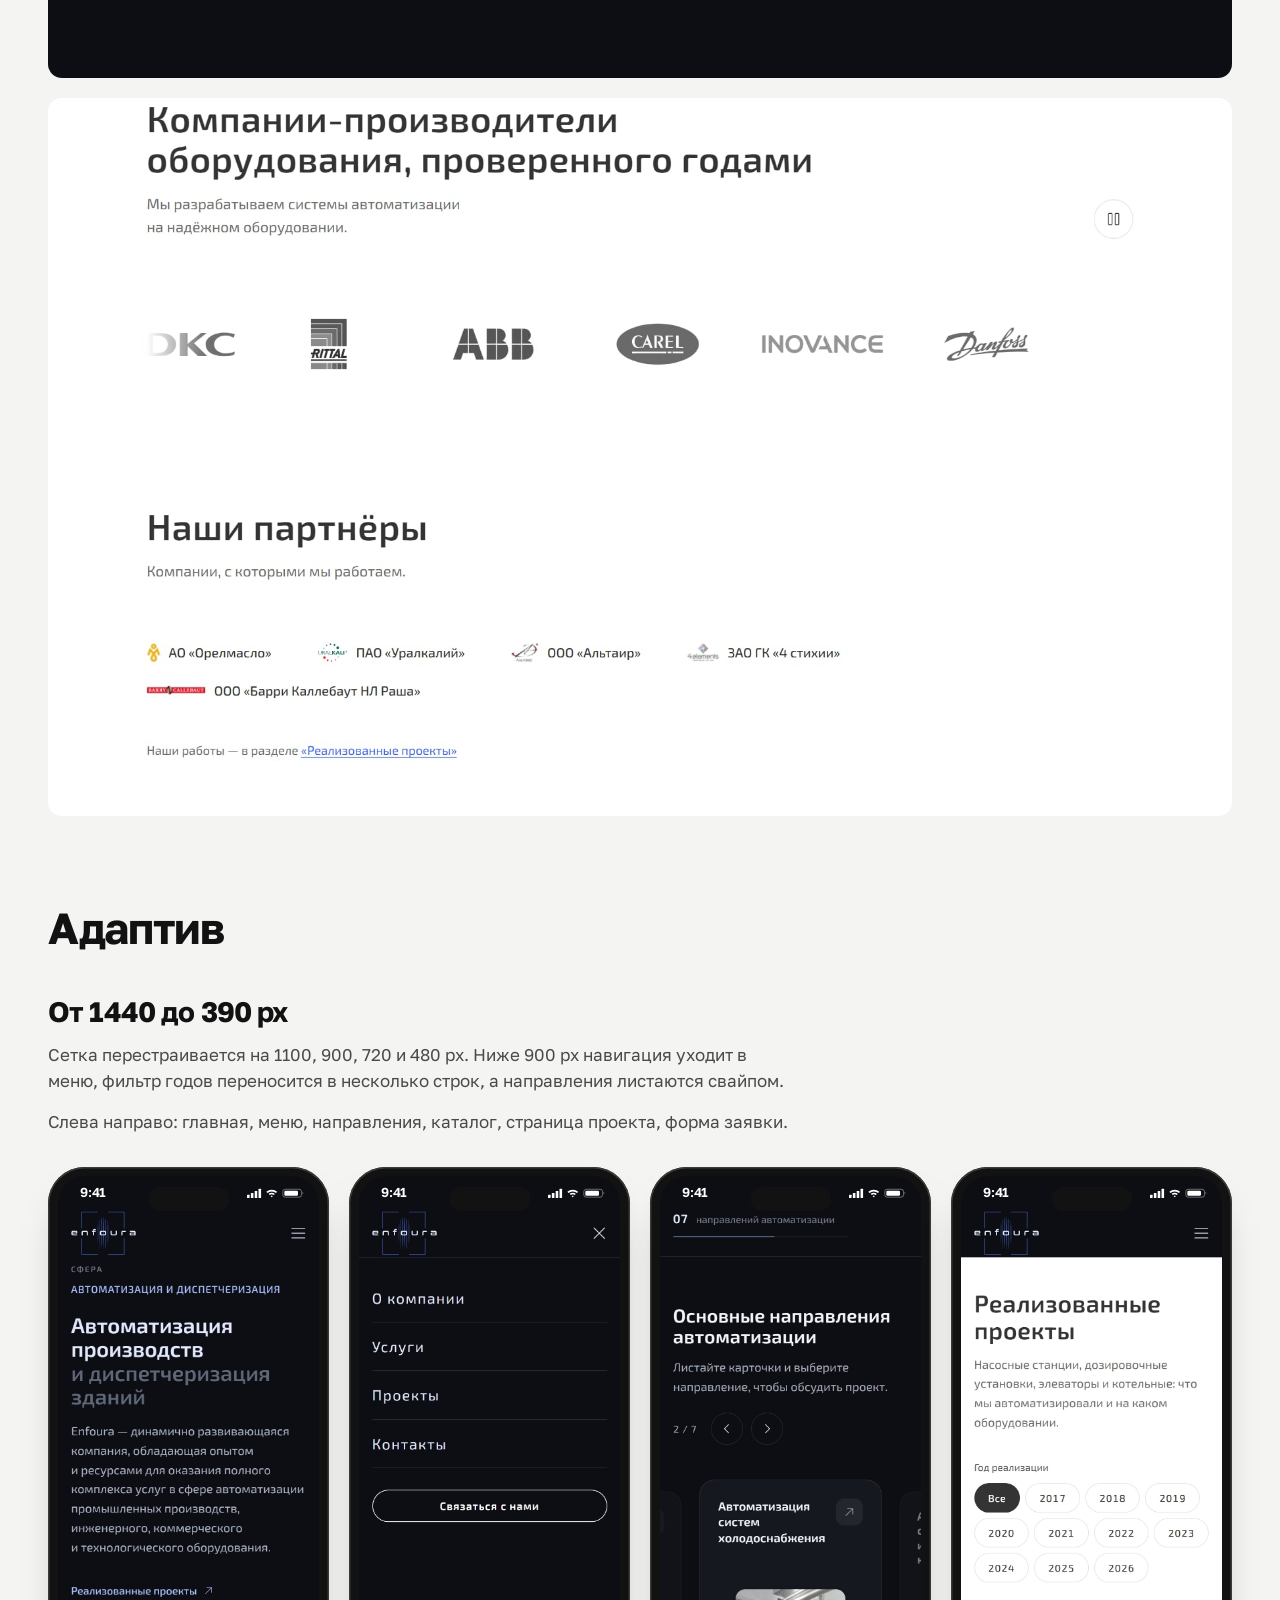
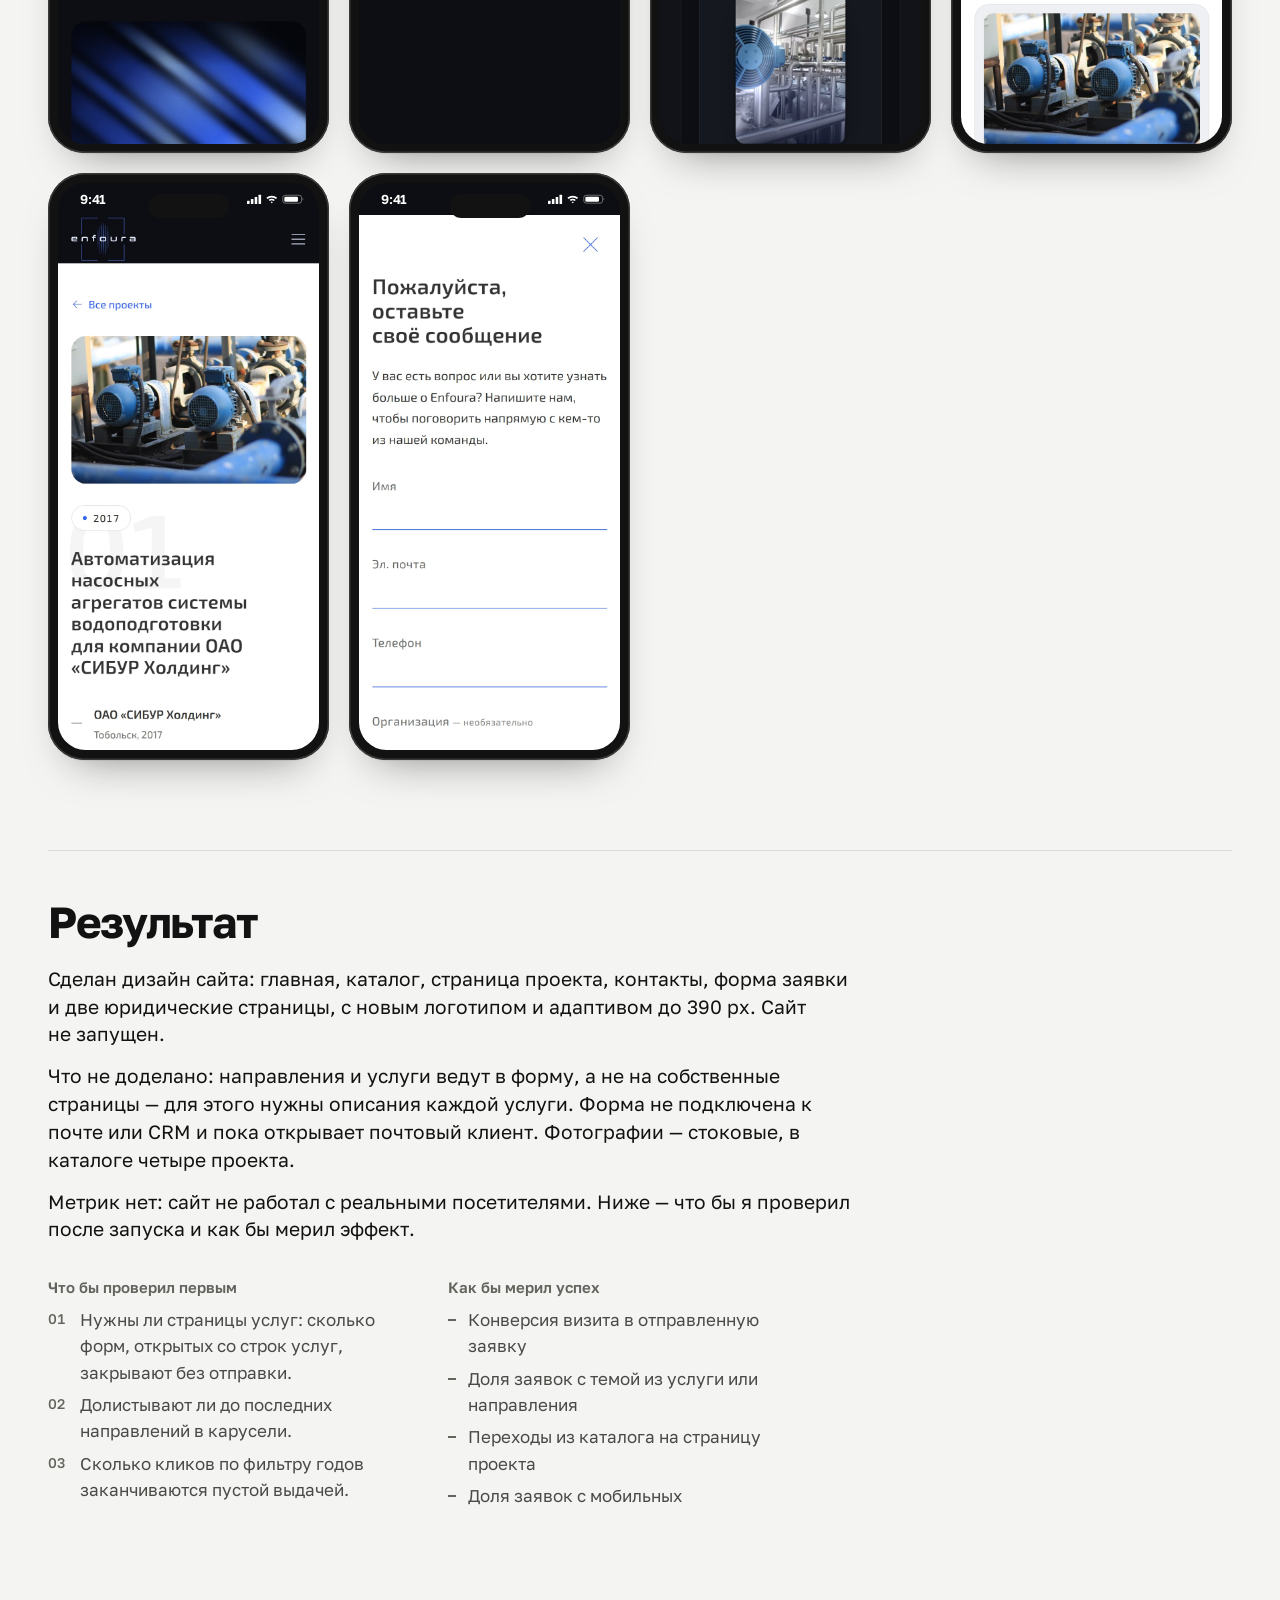
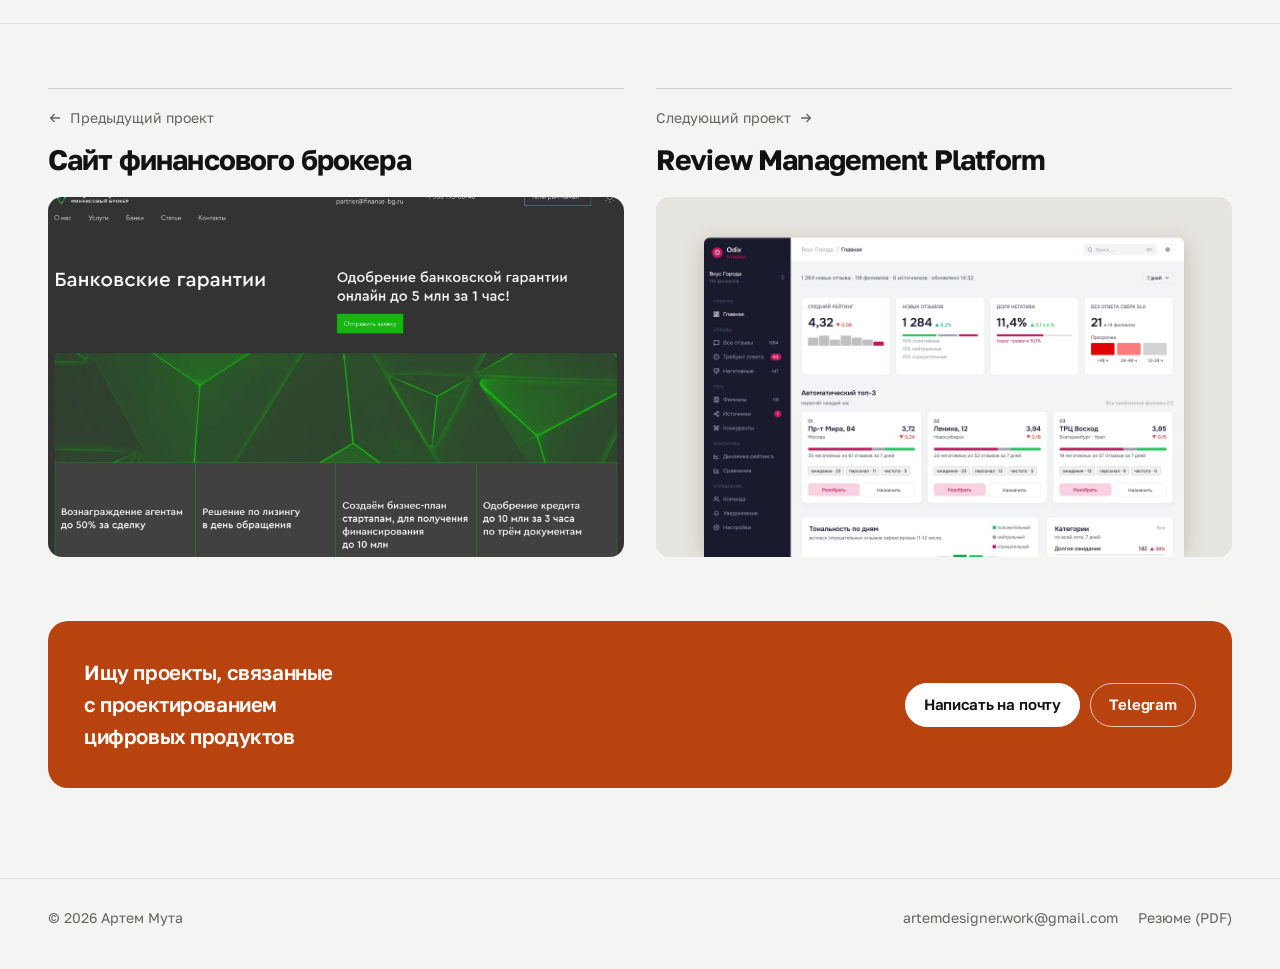
<file: cases/enfoura.html>
<!DOCTYPE html>
<html lang="ru">
<head>
<meta charset="utf-8">
<meta name="viewport" content="width=device-width, initial-scale=1">
<title>Industrial Automation Website — Артем Мута</title>
<meta name="description" content="Enfoura — московская компания, которая автоматизирует промышленные производства и инженерные системы зданий. Коммерческий заказ на редизайн её сайта 2020 года: новая структура, новый знак и короткий путь от любой услуги к заявке.">
<meta property="og:title" content="Industrial Automation Website — кейс Артема Муты">
<meta property="og:description" content="Enfoura — московская компания, которая автоматизирует промышленные производства и инженерные системы зданий. Коммерческий заказ на редизайн её сайта 2020 года: новая структура, новый знак и короткий путь от любой услуги к заявке.">
<meta property="og:type" content="article">
<meta property="og:url" content="https://artemmdesign.ru/cases/enfoura.html">
<meta property="og:image" content="https://artemmdesign.ru/assets/cases/enfoura/01-cover.jpg">
<link rel="canonical" href="https://artemmdesign.ru/cases/enfoura.html">
<link rel="preload" href="../assets/fonts/golos-cyrillic.woff2" as="font" type="font/woff2" crossorigin>
<link rel="preload" href="../assets/fonts/golos-latin.woff2" as="font" type="font/woff2" crossorigin>
<link rel="icon" href="../assets/favicon.svg" type="image/svg+xml">
<link rel="stylesheet" href="../assets/site.css">
</head>
<body>

<header class="nav">
  <div class="wrap">
    <a class="brand" href="../index.html" aria-label="Артем Мута — на главную">
      <span>Артем Мута</span>
    </a>
    <a class="btn btn--sm" href="mailto:artemdesigner.work@gmail.com">Написать <svg viewBox="0 0 16 16" fill="none" stroke="currentColor" stroke-width="1.6" stroke-linecap="round" stroke-linejoin="round" aria-hidden="true"><path d="M3 8h10M9 4l4 4-4 4"/></svg></a>
  </div>
</header>

<main id="top">
  <section class="cs-hero" aria-labelledby="cs-title">
    <div class="wrap">
      <div class="cs-hero__head">
        <div class="cs-hero__title">
          <a class="cs-back reveal" href="../index.html#projects" style="--i:0"><svg viewBox="0 0 16 16" fill="none" stroke="currentColor" stroke-width="1.6" stroke-linecap="round" stroke-linejoin="round" aria-hidden="true"><path d="M13 8H3M7 4 3 8l4 4"/></svg> Все проекты</a>
          <h1 id="cs-title" class="reveal" style="--i:1">Industrial Automation Website</h1>
          <p class="lede reveal" style="--i:2">Enfoura — московская компания, которая автоматизирует промышленные производства и инженерные системы зданий. Коммерческий заказ на редизайн её сайта 2020 года: новая структура, новый знак и короткий путь от любой услуги к заявке.</p>
        </div>
        <dl class="cs-meta reveal" style="--i:3">
          <div><dt>Роль</dt><dd>Веб-дизайнер</dd></div>
          <div><dt>Платформа</dt><dd>Корпоративный сайт · B2B · адаптив</dd></div>
          <div><dt>Фокус</dt><dd>Информационная архитектура, UI, логотип, адаптив</dd></div>
        </dl>
      </div>
      <figure class="cs-hero__media reveal" style="--i:2; --hero-ar:1.600">
        <img src="../assets/cases/enfoura/01-cover.jpg" width="1800" height="1125" alt="Первый экран главной Enfoura: заголовок «Автоматизация производств и диспетчеризация зданий», знак компании и световые полосы на тёмном фоне" fetchpriority="high" style="object-position:center top">
      </figure>
    </div>
  </section>

  <article class="cs-body">
    <div class="wrap">
      <div class="prose">
<h2>О проекте</h2>
<p>Коммерческий заказ на редизайн корпоративного сайта Enfoura. Исходная версия сайта сделана в 2020 году, задача — её обновить. Сайт не запущен.</p>
<p>В редизайн вошли главная, каталог проектов, страница проекта, контакты, форма заявки поверх любой страницы и две юридические страницы. Логотип и знак Enfoura — тоже часть моей работы.</p>
<p>Проекты и партнёры взяты со старой версии сайта. Фотографии — стоковые заглушки, контакты на скриншотах скрыты.</p>
<h2>Задача</h2>
<h3>Обновить сайт без новых вводных</h3>
<p>Бриф был коротким: обновить старую версию. Данных о посетителях, сроков и требований к функциям не было. Поэтому решения ниже — мои гипотезы о том, что нужно посетителю B2B-сайта, а не выводы из исследования.</p>
<p>Содержание осталось прежним: 7 направлений автоматизации, 10 услуг, производители оборудования, партнёры и реализованные проекты. Работа была в том, чтобы разложить его по понятной структуре и дать с любого места короткий путь к заявке.</p>
<h2>Ограничения</h2>
<h3>Контента меньше, чем места под него</h3>
<p>Ограничивал не срок, а контент. В каталоге четыре проекта, все 2017 года, и полные данные — выполненные работы, контроллеры, панели оператора — есть только у одного. Фотографий объектов нет. Шаблоны нужно было собрать так, чтобы они не разваливались ни от пустого года, ни от короткого описания проекта.</p>
<h2>Структура</h2>
<h3>Главная: от «чем вы занимаетесь» к «с кем работаете»</h3>
<p>Первый экран называет сферу и город. Дальше идут направления, услуги, производители оборудования, партнёры и блок «Обсудим вашу задачу». Вокруг главной — каталог проектов, страница проекта и контакты с картой двух адресов.</p>
<figure class="fig fig--grid fig--n1 fig--pages reveal" style="--n:1; max-width:760px">
<div class="fig__cell"><div class="device device--browser"><div class="device__bar" aria-hidden="true"><i></i><i></i><i></i><span></span></div><div class="device__screen"><div class="fig__tall"><img src="../assets/cases/enfoura/02-home.jpg" width="1200" height="4974" alt="Главная Enfoura целиком: первый экран, карусель направлений, список услуг, производители оборудования, партнёры и блок связи" loading="lazy"></div></div></div></div>
</figure>
<p>Услуги — нумерованный список из десяти строк. У каждой строки — иллюстрация и стрелка, при наведении строка подсвечивается.</p>
<figure class="fig fig--grid fig--n1 fig--pages reveal" style="--n:1; max-width:760px">
<div class="fig__cell"><div class="fig__tall"><img src="../assets/cases/enfoura/04-services.jpg" width="1800" height="2787" alt="Список «Спектр услуг»: десять пронумерованных строк с иллюстрациями, четвёртая строка подсвечена при наведении" loading="lazy"></div></div>
</figure>
<h2>Решение 1 · Путь к заявке</h2>
<h3>Любая услуга открывает форму, где тема уже вписана</h3>
<div class="cols">
<div><p class="label">Проблема</p>
<p><strong>17 входов в разговор.</strong></p>
<p>7 направлений и 10 услуг — посетитель приходит с конкретной задачей. Если форма одна на весь сайт, ему приходится пересказывать то, что он только что выбрал.</p>
</div>
<div><p class="label">Решение</p>
<p><strong>Форма поверх страницы, тема — в первой строке.</strong></p>
<p>Плитка направления или строка услуги открывает форму без перехода, а поле сообщения начинается с «Интересует: …» и названия услуги. Если посетитель уже начал писать, тема его текст не перезапишет.</p>
</div>
<div><p class="label">Почему</p>
<p><strong>Меньше полей — меньше поводов уйти.</strong></p>
<p>Обязательны имя и один способ связи: почта или телефон, а не оба. Ошибки подсказывают, как исправить: «Номер слишком короткий — укажите его с кодом города».</p>
</div>
<div><p class="label">Что может опровергнуть</p>
<p><strong>Посетитель хотел прочитать, а получил форму.</strong></p>
<p>Если формы, открытые со строк услуг, чаще закрывают без отправки, чем ту же форму из шапки, — людям нужны страницы услуг, а не форма. Это первое, что я бы проверил после запуска.</p>
</div>
</div>
<figure class="fig fig--single reveal"><img src="../assets/cases/enfoura/09-form.jpg" width="1800" height="1125" alt="Форма заявки, открытая со строки услуги: в поле сообщения уже вписано «Интересует: Разработка ПО для электронных контроллеров, панелей и станций оператора»" loading="lazy"></figure>
<h2>Решение 2 · Каталог проектов</h2>
<h3>Шаблон, который выдерживает неравномерный контент</h3>
<div class="cols">
<div><p class="label">Проблема</p>
<p><strong>Четыре проекта и фильтр на десять лет.</strong></p>
<p>Каталог должен расти, но сейчас в нём четыре проекта за один год, и подробности есть только у одного.</p>
</div>
<div><p class="label">Решение</p>
<p><strong>Пустой год — не пустая сетка.</strong></p>
<p>Если за выбранный год проектов нет, каталог объясняет это и предлагает «Показать все проекты». Страница проекта выводит только заполненные поля. Год и страница выдачи сохраняются в адресе, поэтому выдачей можно поделиться.</p>
</div>
<div><p class="label">Почему</p>
<p><strong>Каталог пополняют без дизайнера.</strong></p>
<p>Новый проект — это новая запись в списке данных. Шаблон не должен требовать правок, когда у проекта нет фото, города или списка оборудования.</p>
</div>
<div><p class="label">Что может опровергнуть</p>
<p><strong>Фильтр, который ведёт в пустоту.</strong></p>
<p>Сейчас 9 из 10 годов пустые. Если каталог не пополнят, фильтр по годам станет лишним шагом — тогда лучше показывать только годы, за которые есть проекты.</p>
</div>
</div>
<figure class="fig fig--single reveal"><div class="device device--browser"><div class="device__bar" aria-hidden="true"><i></i><i></i><i></i><span></span></div><div class="device__screen"><img src="../assets/cases/enfoura/07-projects-empty.jpg" width="1800" height="1125" alt="Каталог проектов с выбранным 2021 годом: сообщение «За 2021 год проекты пока не опубликованы» и кнопка «Показать все проекты»" loading="lazy"></div></div></figure>
<p>Страница проекта: номер и счётчик слева, заголовок появляется по словам, внизу — бегущая строка с названиями заказчиков. Ниже — факты в две колонки: работы, контроллеры, год и город, панели оператора.</p>
<figure class="fig fig--grid fig--n1 fig--pages reveal" style="--n:1; max-width:760px">
<div class="fig__cell"><div class="device device--browser"><div class="device__bar" aria-hidden="true"><i></i><i></i><i></i><span></span></div><div class="device__screen"><div class="fig__tall"><img src="../assets/cases/enfoura/08-project.jpg" width="1200" height="2069" alt="Страница проекта СИБУР: заголовок, заказчик и город, переключатели соседних проектов, фото, бегущая строка заказчиков и таблица фактов" loading="lazy"></div></div></div></div>
</figure>
<h2>Решение 3 · Визуальный язык</h2>
<h3>Новый знак, тёмный первый экран и движение с выключателем</h3>
<div class="cols">
<div><p class="label">Решение</p>
<p><strong>Знак, полосы света, синий акцент.</strong></p>
<p>Я нарисовал логотип и знак Enfoura. Первый экран тёмный, со световыми полосами. Синий отмечает действия и активные состояния. Заголовки разделов проявляются по буквам, а плитки направлений поворачиваются за курсором.</p>
</div>
<div><p class="label">Как движение не мешает</p>
<p><strong>Его можно отключить.</strong></p>
<p>При системной настройке «уменьшить движение» анимации выключаются. У карусели логотипов есть кнопка паузы. Карусель направлений и страницу проекта можно листать стрелками на клавиатуре.</p>
</div>
<div><p class="label">Что может опровергнуть</p>
<p><strong>Посетитель не видит седьмую карточку.</strong></p>
<p>В карусели одновременно видно 3–4 направления из 7. Если до последних карточек почти никто не долистывает, направления лучше показать сеткой.</p>
</div>
</div>
<figure class="fig fig--grid fig--n2 reveal" style="--n:2;">
<div class="fig__cell" style="grid-column:1/-1"><img src="../assets/cases/enfoura/03-directions.jpg" width="1800" height="1297" alt="Карусель «Основные направления автоматизации»: активная карточка в центре, соседние приглушены, счётчик 2 / 7 и стрелки" loading="lazy"></div>
<div class="fig__cell" style="grid-column:1/-1"><img src="../assets/cases/enfoura/05-brands-partners.jpg" width="1800" height="1091" alt="Логотипы производителей оборудования в карусели и список партнёров компании" loading="lazy"></div>
</figure>
<h2>Адаптив</h2>
<h3>От 1440 до 390 px</h3>
<p>Сетка перестраивается на 1100, 900, 720 и 480 px. Ниже 900 px навигация уходит в меню, фильтр годов переносится в несколько строк, а направления листаются свайпом.</p>
<p>Слева направо: главная, меню, направления, каталог, страница проекта, форма заявки.</p>
<figure class="fig fig--grid fig--n6 reveal" style="--n:4;">
<div class="fig__cell"><div class="device device--phone device--statusbar" style="--bar:#0c0e13"><div class="device__screen"><span class="device__status" aria-hidden="true">9:41</span><img src="../assets/cases/enfoura/11-m-home.jpg" width="780" height="1688" alt="Мобильная главная: заголовок, описание компании и световые полосы" loading="lazy"></div></div></div>
<div class="fig__cell"><div class="device device--phone device--statusbar" style="--bar:#0c0e13"><div class="device__screen"><span class="device__status" aria-hidden="true">9:41</span><img src="../assets/cases/enfoura/12-m-menu.jpg" width="780" height="1688" alt="Мобильное меню: разделы и кнопка «Связаться с нами»" loading="lazy"></div></div></div>
<div class="fig__cell"><div class="device device--phone device--statusbar" style="--bar:#0c0e13"><div class="device__screen"><span class="device__status" aria-hidden="true">9:41</span><img src="../assets/cases/enfoura/13-m-directions.jpg" width="780" height="1688" alt="Мобильная карусель направлений со счётчиком и стрелками" loading="lazy"></div></div></div>
<div class="fig__cell"><div class="device device--phone device--statusbar" style="--bar:#0c0e13"><div class="device__screen"><span class="device__status" aria-hidden="true">9:41</span><img src="../assets/cases/enfoura/14-m-projects.jpg" width="780" height="1688" alt="Мобильный каталог проектов: фильтр годов в несколько строк и карточка проекта" loading="lazy"></div></div></div>
<div class="fig__cell"><div class="device device--phone device--statusbar" style="--bar:#0c0e13"><div class="device__screen"><span class="device__status" aria-hidden="true">9:41</span><img src="../assets/cases/enfoura/15-m-project.jpg" width="780" height="1688" alt="Мобильная страница проекта: фото, год и заголовок" loading="lazy"></div></div></div>
<div class="fig__cell"><div class="device device--phone device--statusbar" style="--bar:#0c0e13"><div class="device__screen"><span class="device__status" aria-hidden="true">9:41</span><img src="../assets/cases/enfoura/16-m-form.jpg" width="780" height="1688" alt="Мобильная форма заявки" loading="lazy"></div></div></div>
</figure>
<div class="cs-result">
<h2>Результат</h2>
<p>Сделан дизайн сайта: главная, каталог, страница проекта, контакты, форма заявки и две юридические страницы, с новым логотипом и адаптивом до 390 px. Сайт не запущен.</p>
<p>Что не доделано: направления и услуги ведут в форму, а не на собственные страницы — для этого нужны описания каждой услуги. Форма не подключена к почте или CRM и пока открывает почтовый клиент. Фотографии — стоковые, в каталоге четыре проекта.</p>
<p>Метрик нет: сайт не работал с реальными посетителями. Ниже — что бы я проверил после запуска и как бы мерил эффект.</p>
<div class="cols">
<div><p class="label">Что бы проверил первым</p>
<ol>
<li>Нужны ли страницы услуг: сколько форм, открытых со строк услуг, закрывают без отправки.</li>
<li>Долистывают ли до последних направлений в карусели.</li>
<li>Сколько кликов по фильтру годов заканчиваются пустой выдачей.</li>
</ol>
</div>
<div><p class="label">Как бы мерил успех</p>
<ul>
<li>Конверсия визита в отправленную заявку</li>
<li>Доля заявок с темой из услуги или направления</li>
<li>Переходы из каталога на страницу проекта</li>
<li>Доля заявок с мобильных</li>
</ul>
</div>
</div>
</div>
      </div>
    </div>
  </article>

  <nav class="cs-next" aria-label="Другие проекты">
    <div class="wrap">
      <div class="cs-next__grid">
        <a class="cs-next__link cs-next__link--prev" href="vernoe-reshenie.html">
          <span><svg viewBox="0 0 16 16" fill="none" stroke="currentColor" stroke-width="1.6" stroke-linecap="round" stroke-linejoin="round" aria-hidden="true"><path d="M13 8H3M7 4 3 8l4 4"/></svg> Предыдущий проект</span>
          <strong>Сайт финансового брокера</strong>
          <img src="../assets/cases/vernoe-reshenie/01-cover.jpg" alt="" loading="lazy">
        </a>
        <a class="cs-next__link" href="odix.html">
          <span>Следующий проект <svg viewBox="0 0 16 16" fill="none" stroke="currentColor" stroke-width="1.6" stroke-linecap="round" stroke-linejoin="round" aria-hidden="true"><path d="M3 8h10M9 4l4 4-4 4"/></svg></span>
          <strong>Review Management Platform</strong>
          <img src="../assets/cases/odix/01-cover.jpg" alt="" loading="lazy">
        </a>
      </div>
      <div class="cs-contact">
        <p>Ищу проекты, связанные с проектированием цифровых продуктов</p>
        <div>
          <a class="btn btn--light" href="mailto:artemdesigner.work@gmail.com">Написать на почту</a>
          <a class="btn btn--outline-light" href="https://t.me/Artfreelancer" target="_blank" rel="noopener">Telegram</a>
        </div>
      </div>
    </div>
  </nav>
</main>

<footer class="footer">
  <div class="wrap">
    <span>© <span class="num">2026</span> Артем Мута</span>
    <nav aria-label="Контакты">
      <a href="mailto:artemdesigner.work@gmail.com">artemdesigner.work@gmail.com</a>
      <a href="../assets/artem-muta-resume.pdf" target="_blank" rel="noopener">Резюме (PDF)</a>
    </nav>
  </div>
</footer>

<script>
  document.documentElement.classList.add('js');
  const els = document.querySelectorAll('.reveal');
  if ('IntersectionObserver' in window) {
    const io = new IntersectionObserver((entries) => {
      for (const e of entries) { if (e.isIntersecting) { e.target.classList.add('in'); io.unobserve(e.target); } }
    }, { rootMargin: '0px 0px -8% 0px', threshold: 0.05 });
    els.forEach(el => io.observe(el));
  } else { els.forEach(el => el.classList.add('in')); }
</script>
</body>
</html>
</file>
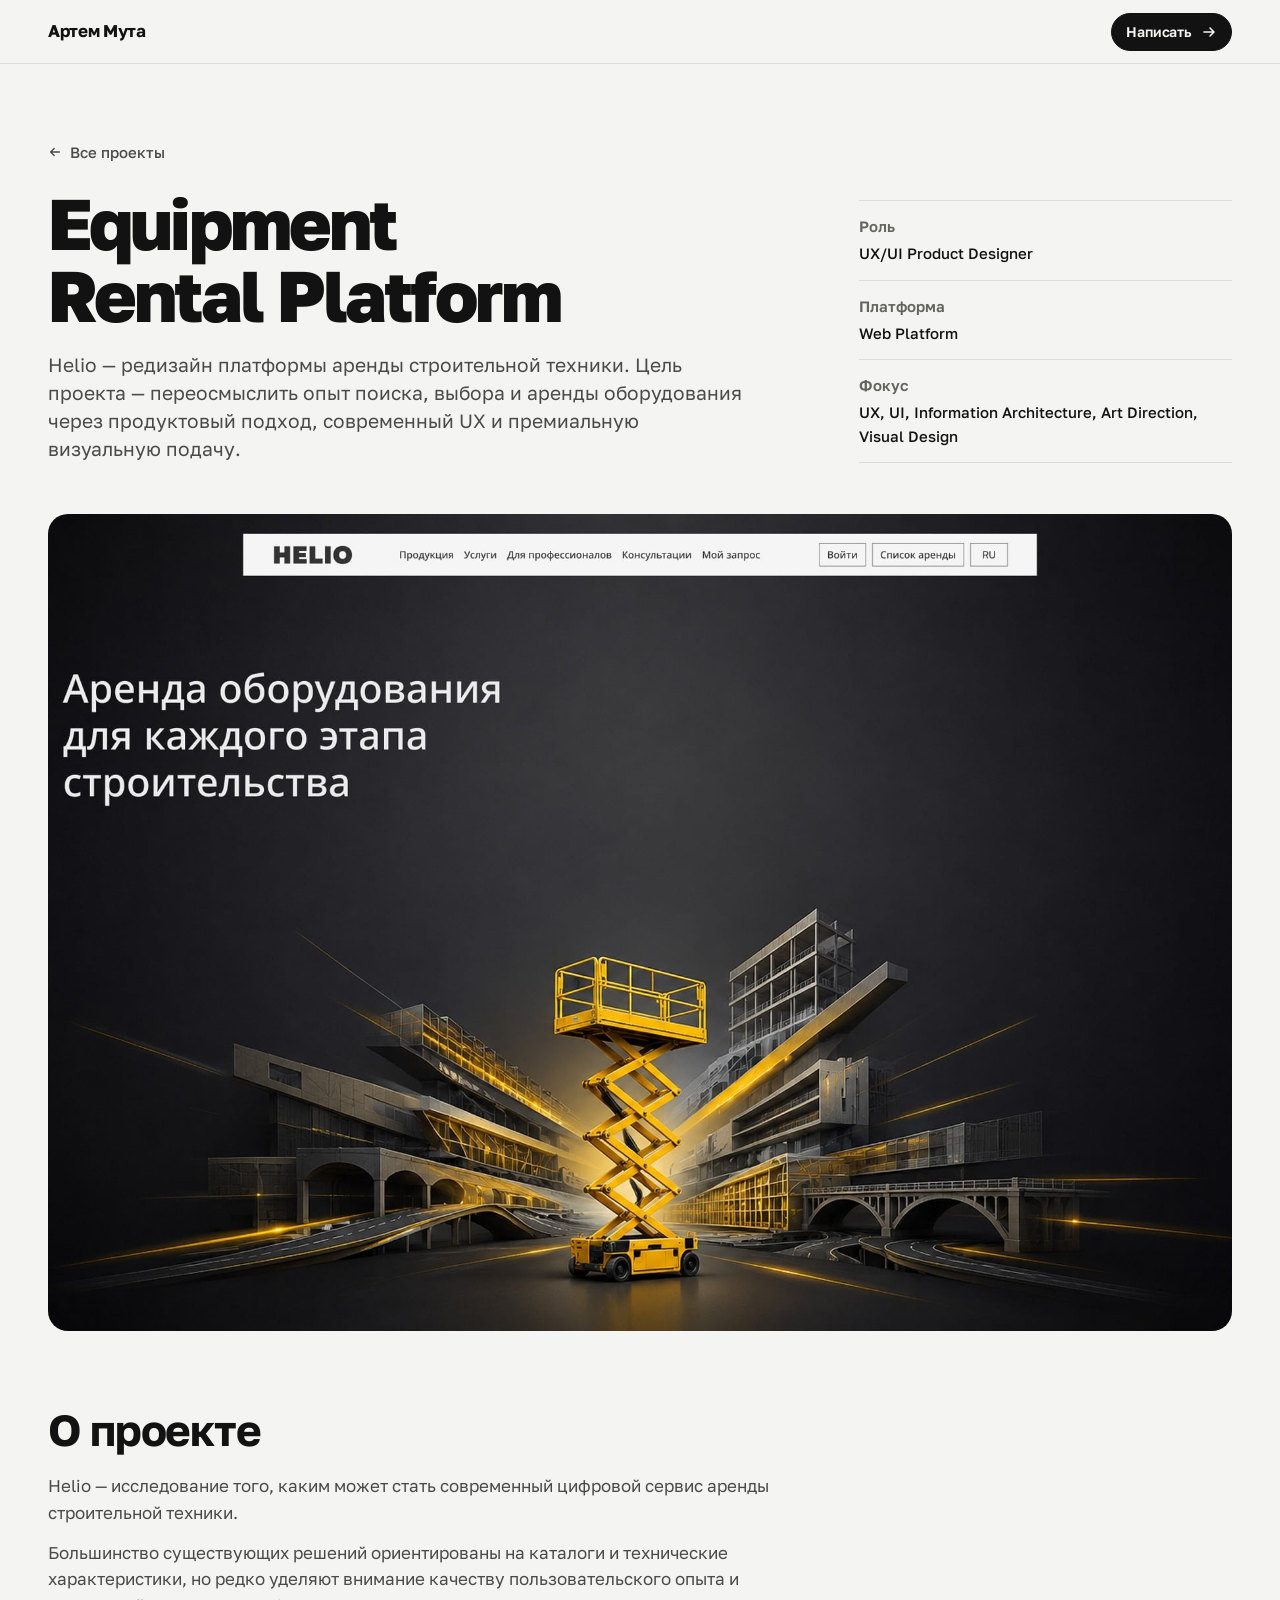
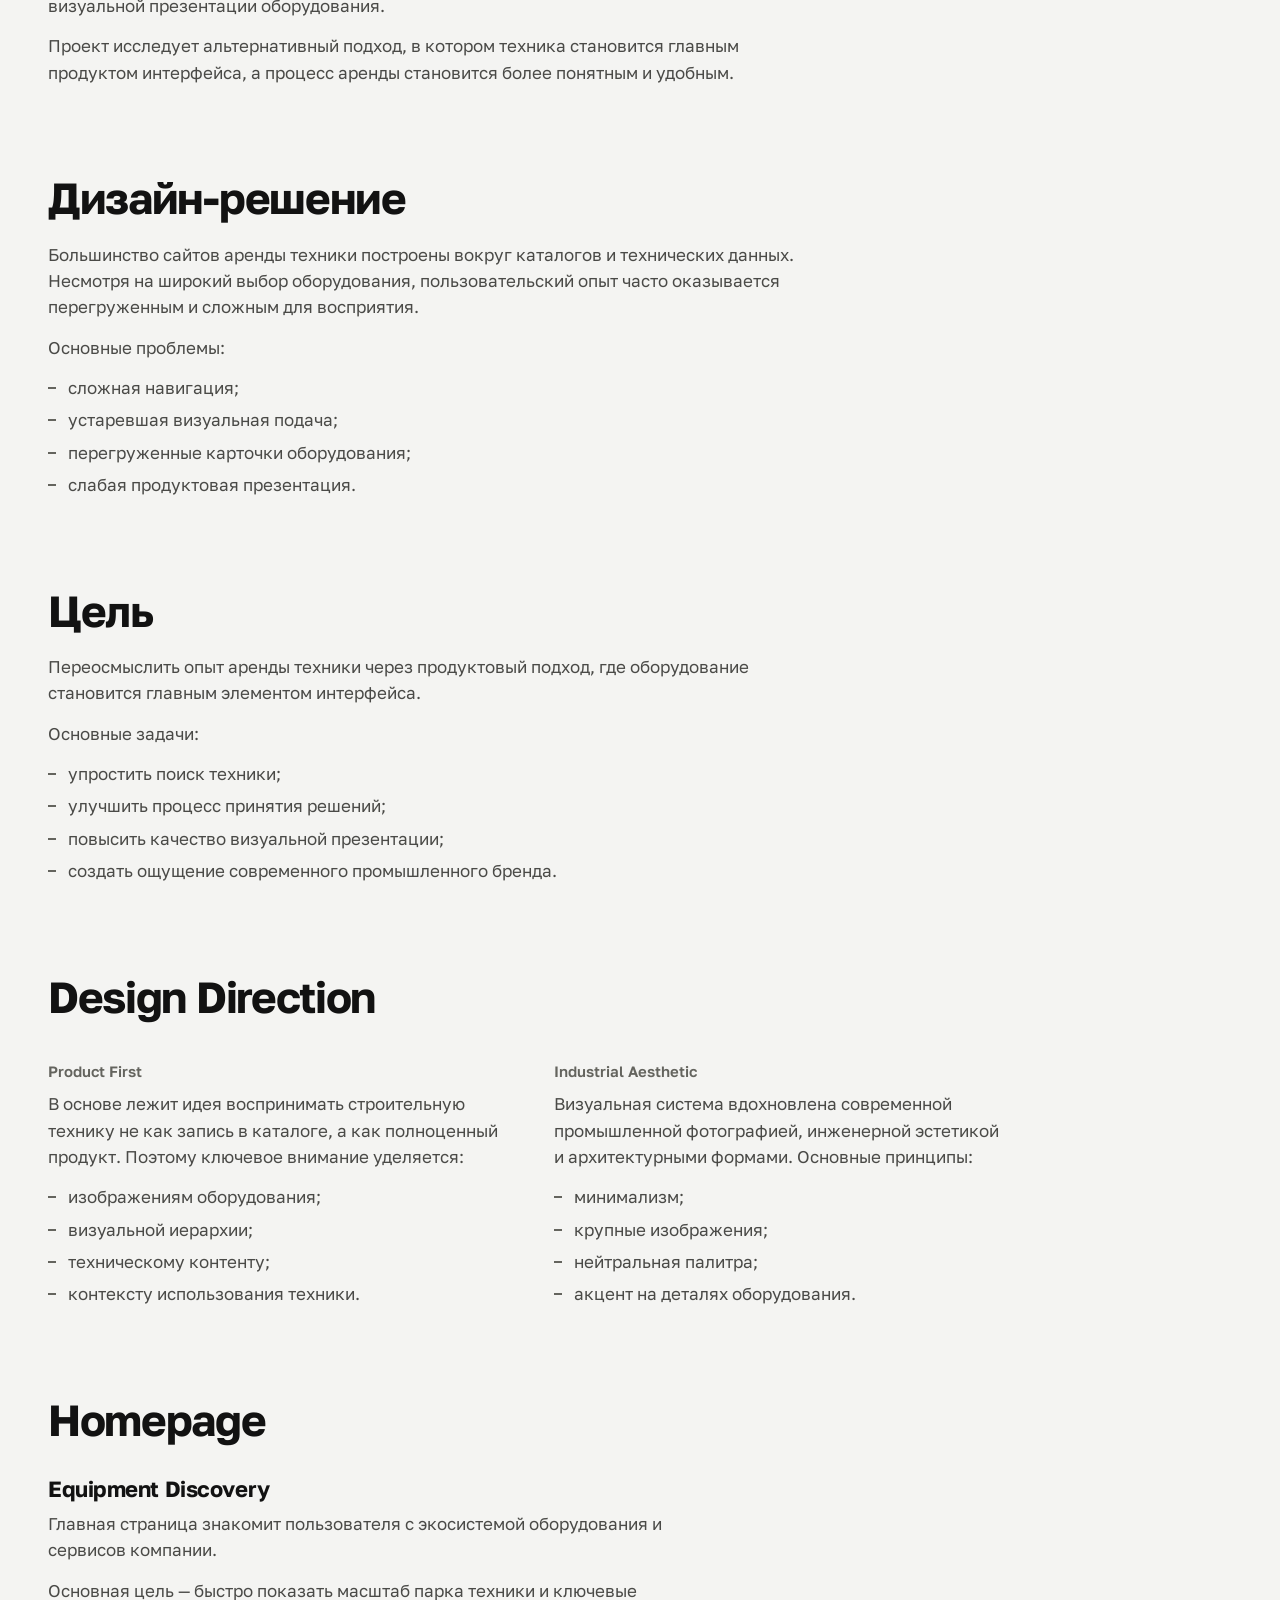
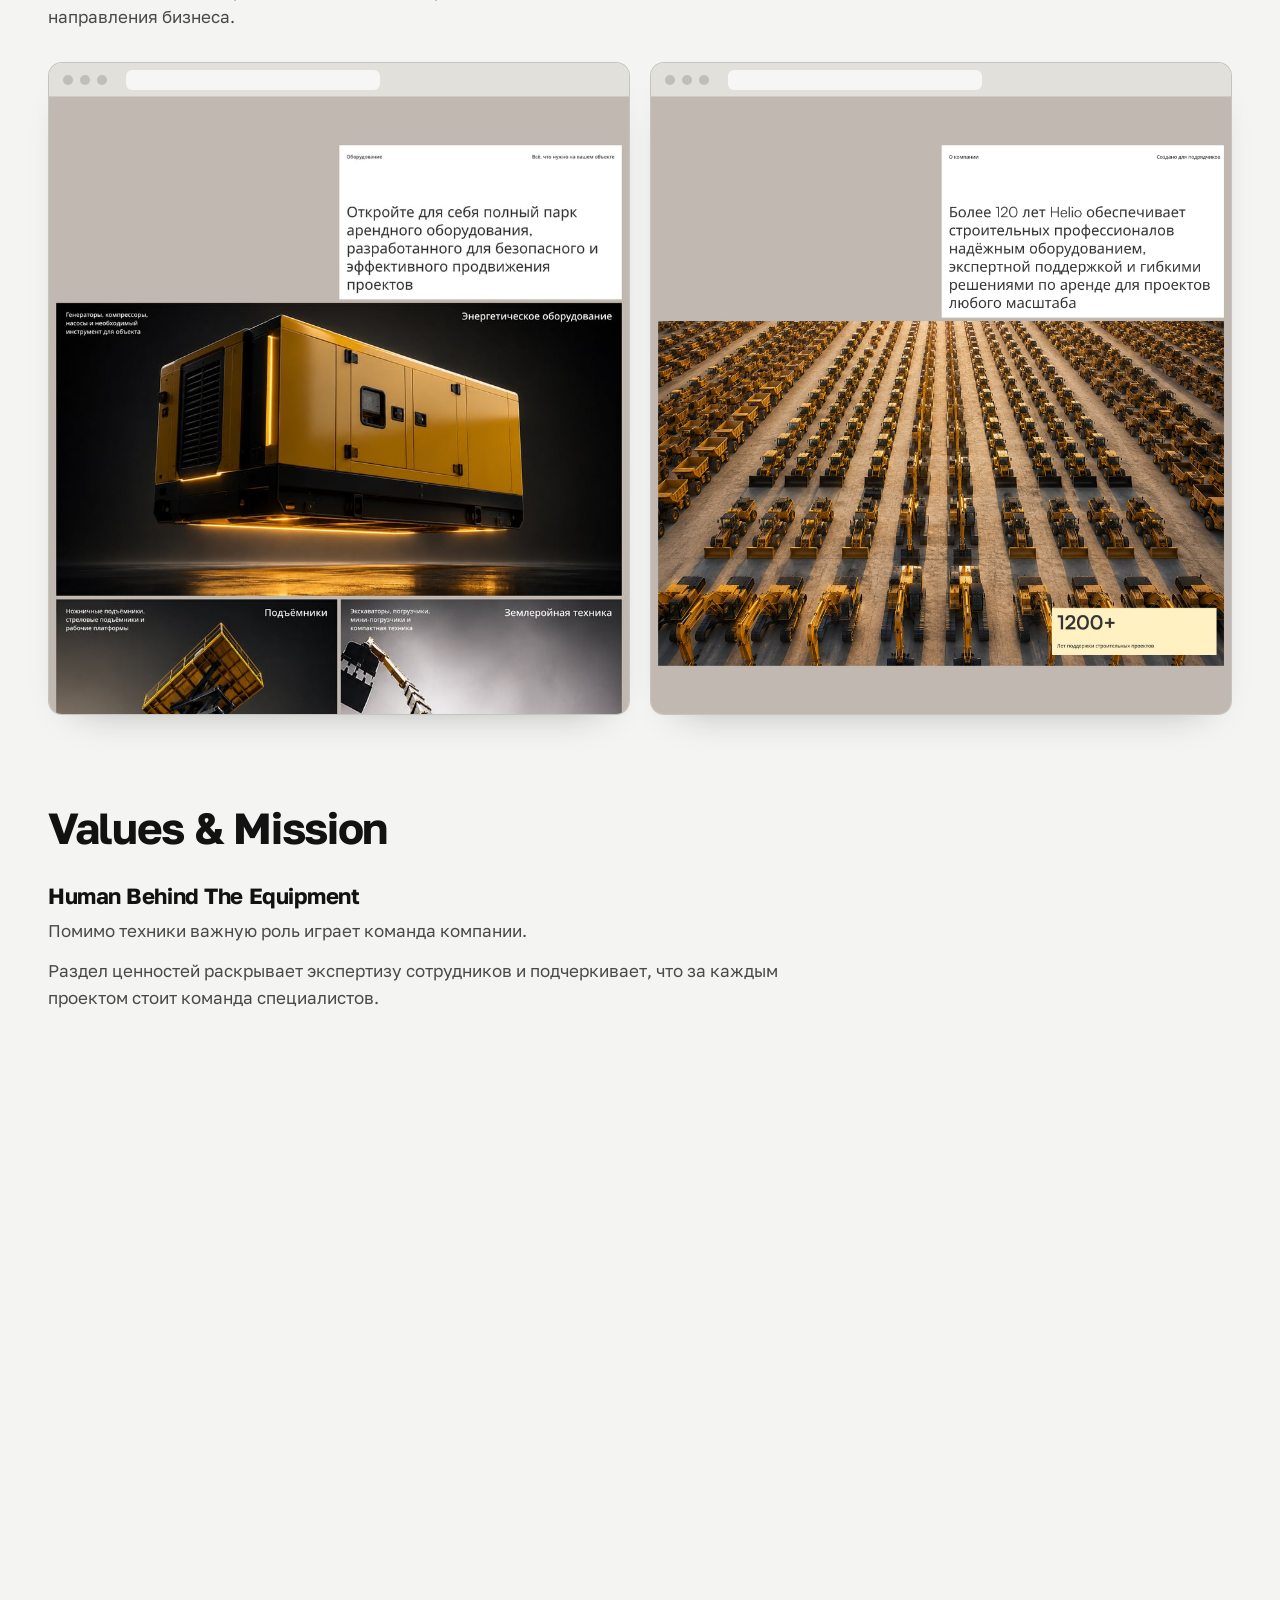
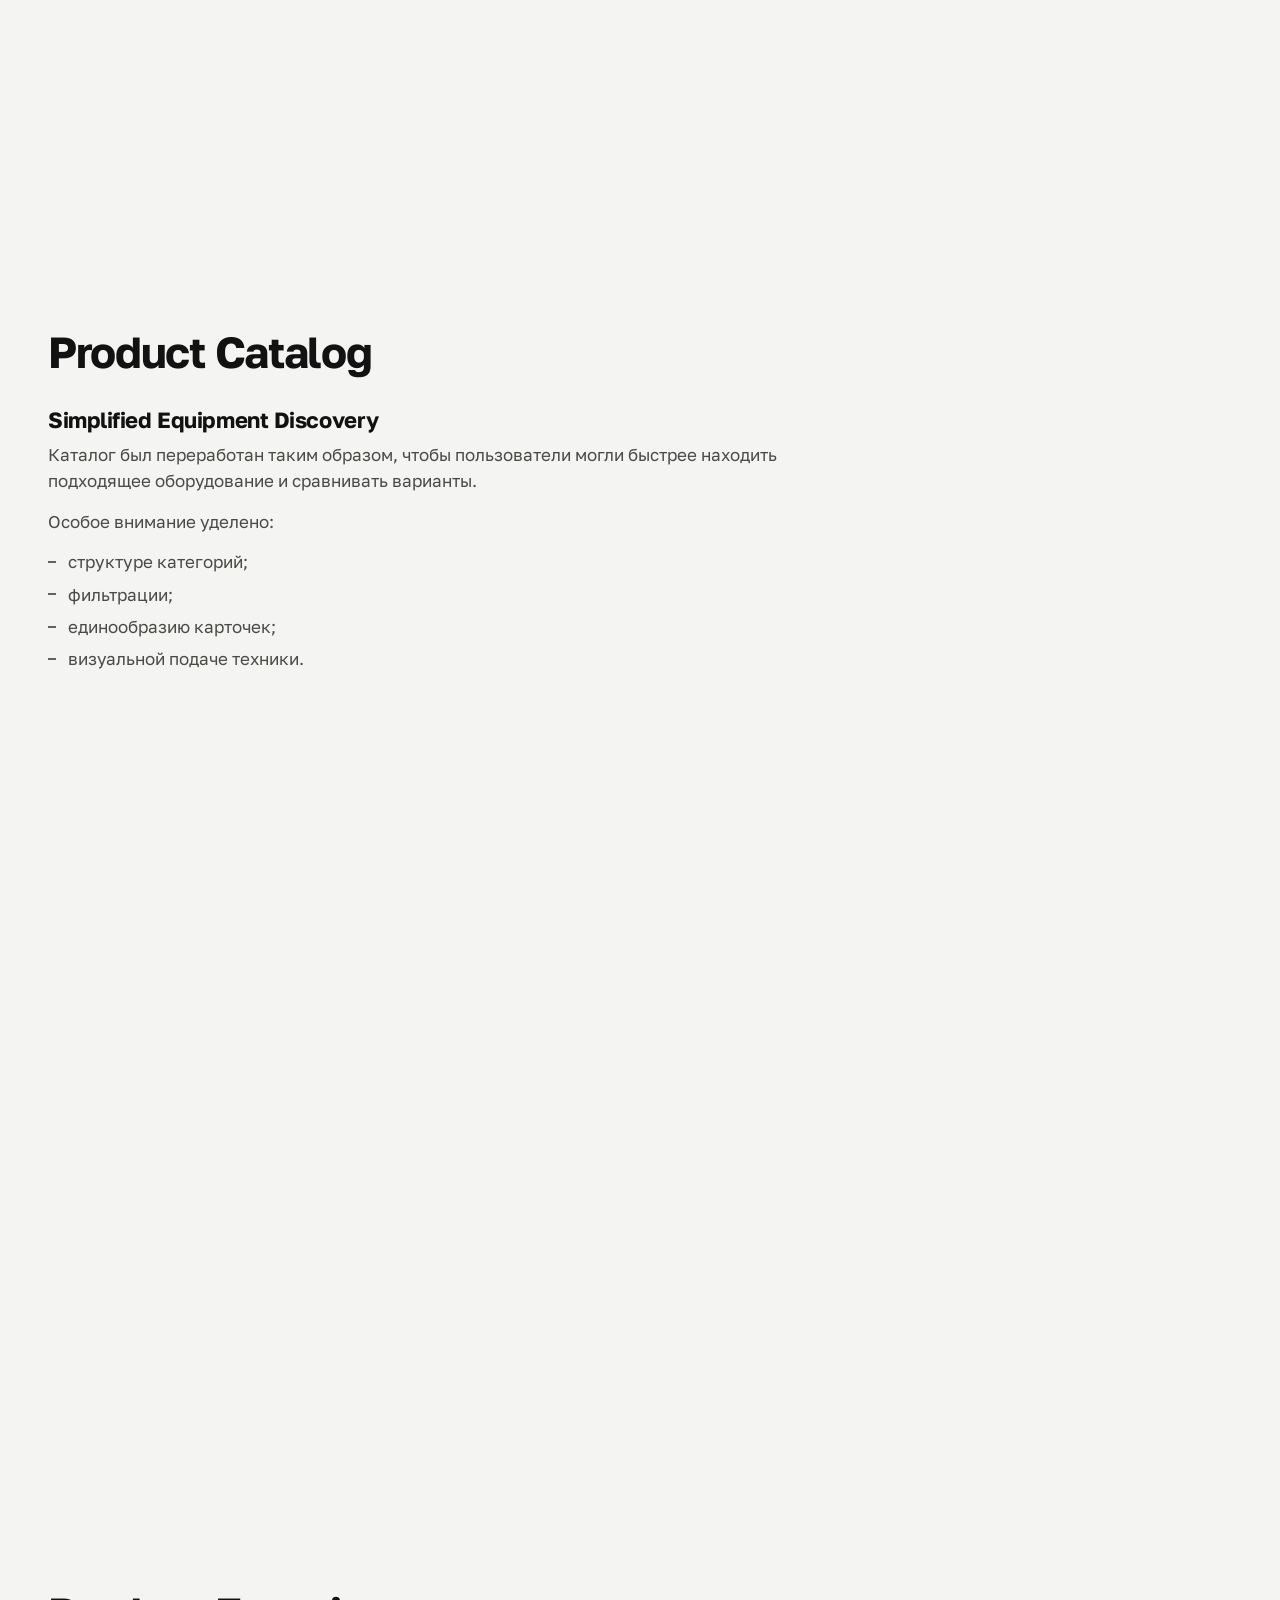
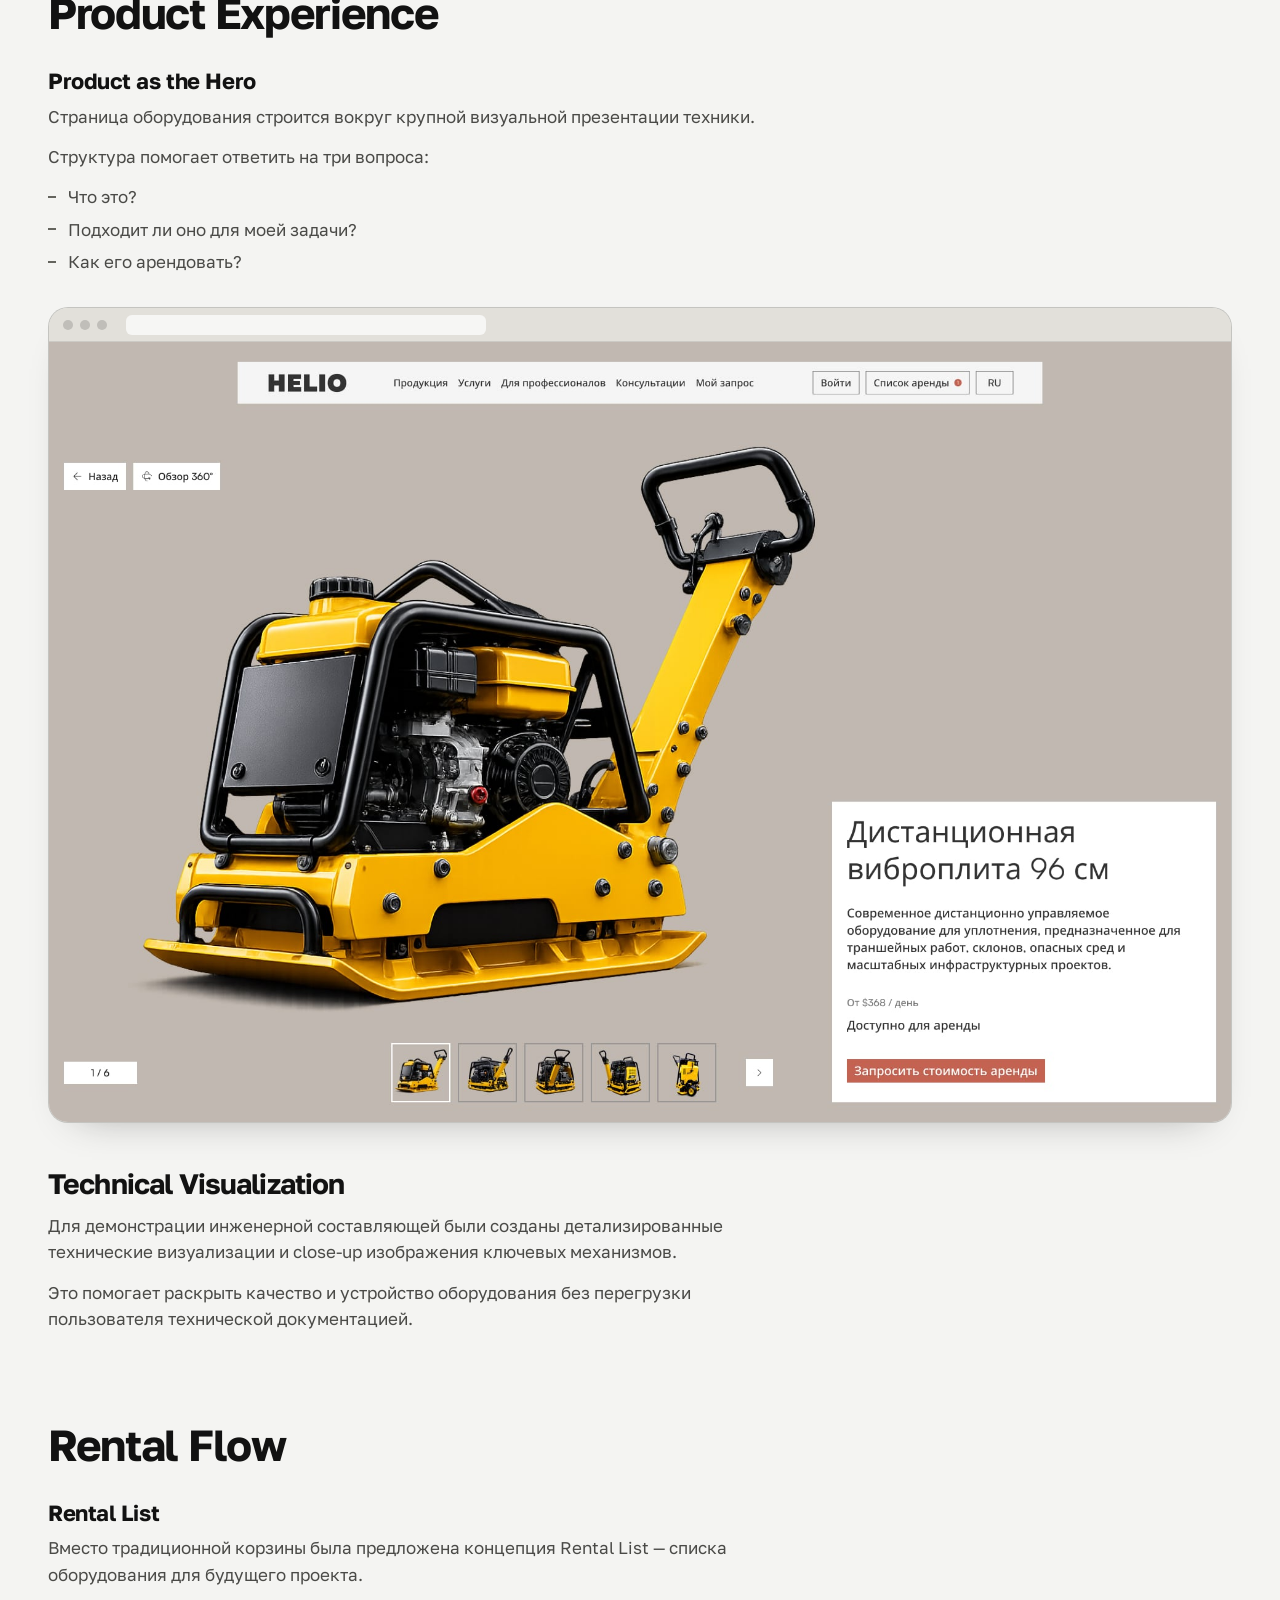
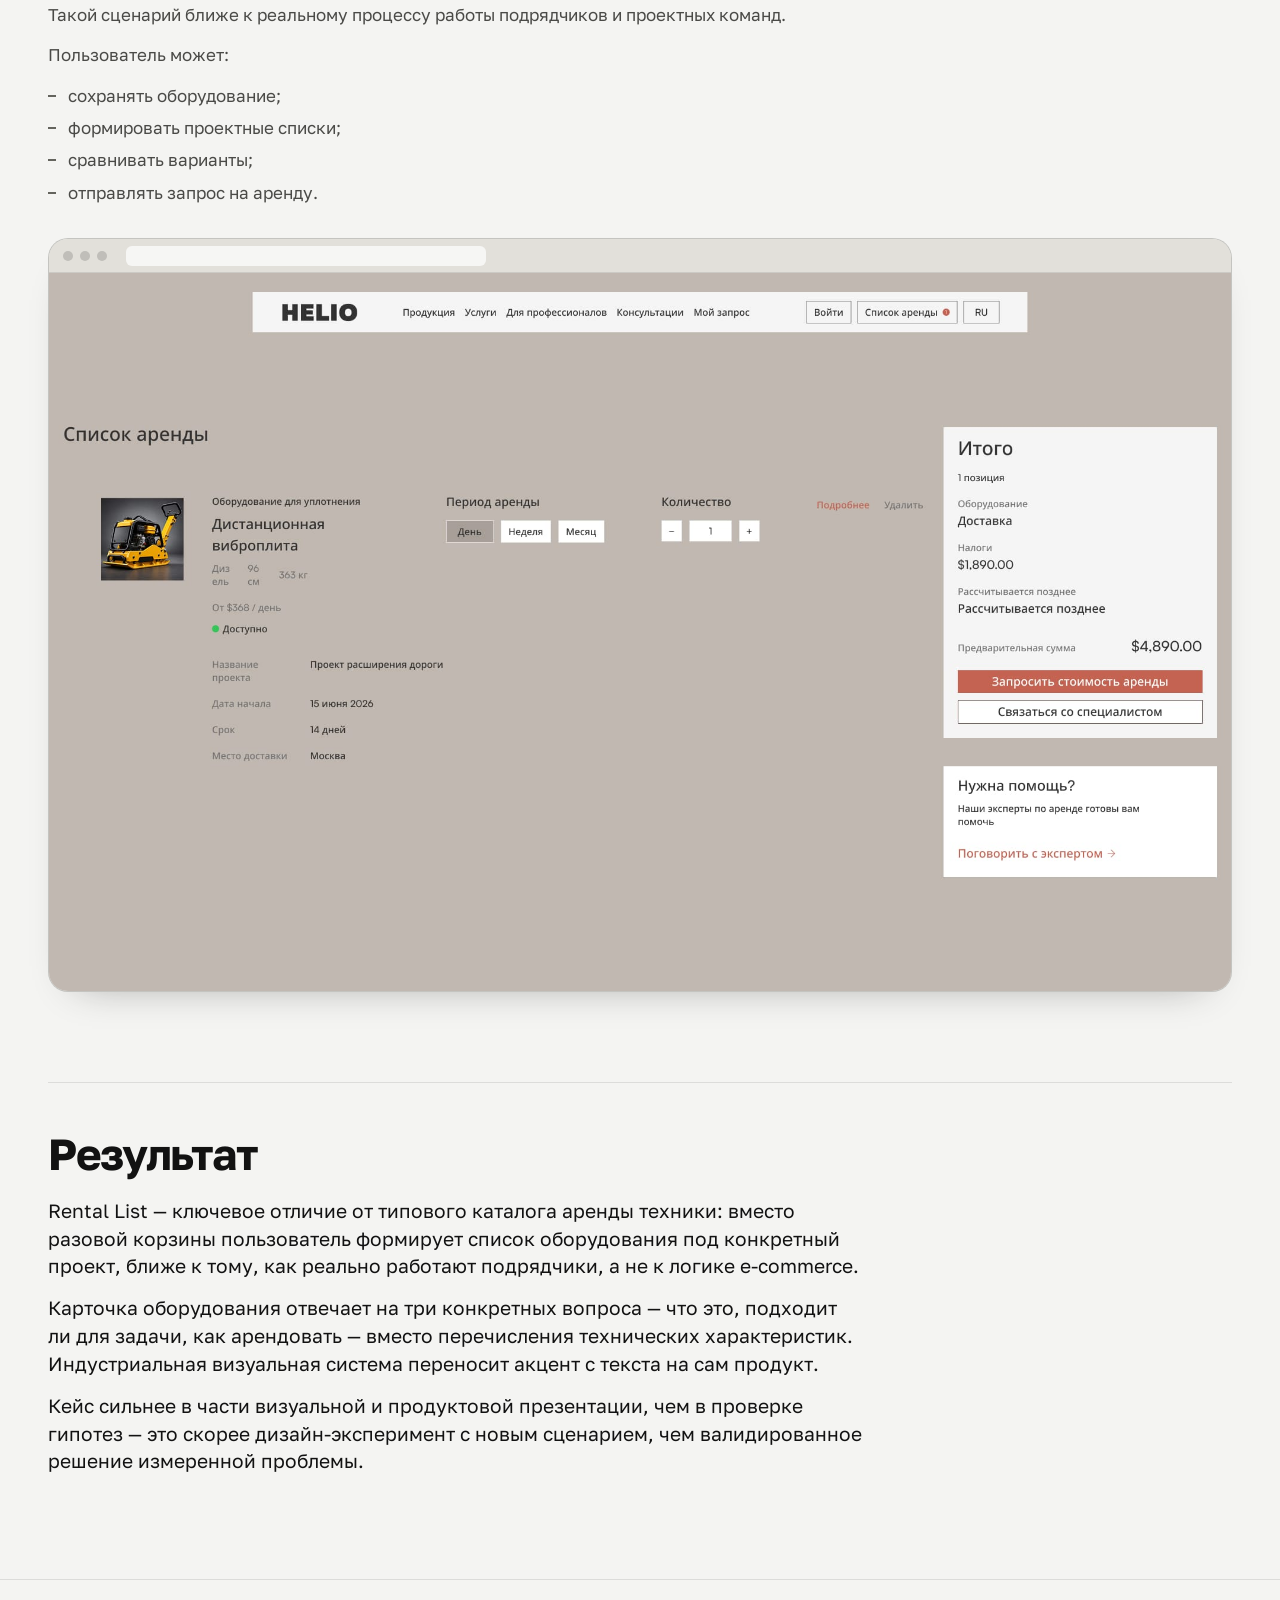
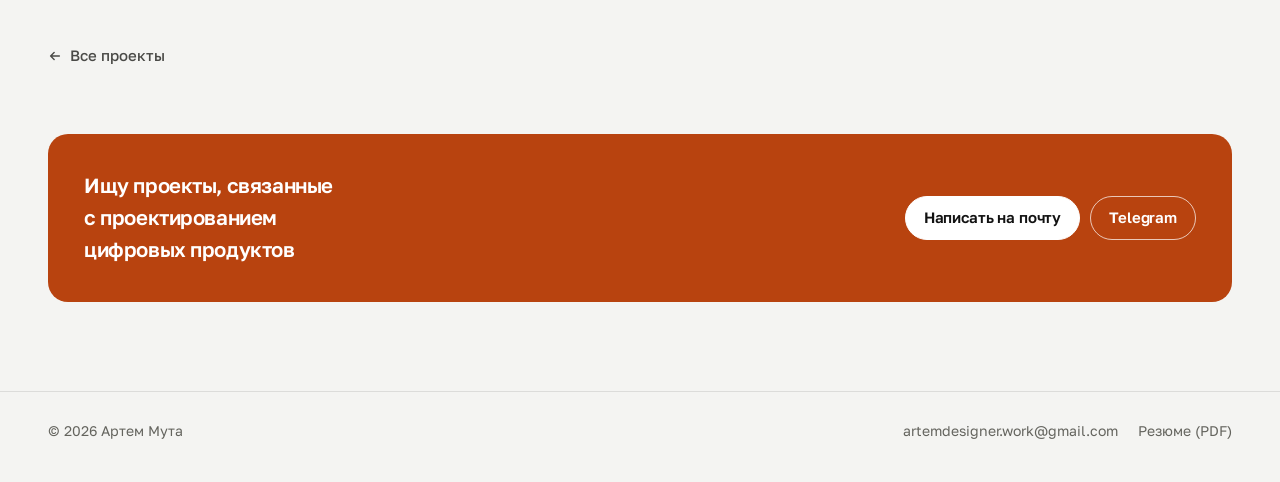
<file: cases/equipment-rental.html>
<!DOCTYPE html>
<html lang="ru">
<head>
<meta charset="utf-8">
<meta name="viewport" content="width=device-width, initial-scale=1">
<meta name="robots" content="noindex">
<title>Equipment Rental Platform — Артем Мута</title>
<meta name="description" content="Helio — редизайн платформы аренды строительной техники. Цель проекта — переосмыслить опыт поиска, выбора и аренды оборудования через продуктовый подход, современный UX и премиальную визуальную подачу.">
<meta property="og:title" content="Equipment Rental Platform — кейс Артема Муты">
<meta property="og:description" content="Helio — редизайн платформы аренды строительной техники. Цель проекта — переосмыслить опыт поиска, выбора и аренды оборудования через продуктовый подход, современный UX и премиальную визуальную подачу.">
<meta property="og:type" content="article">
<meta property="og:url" content="https://artemmdesign.ru/cases/equipment-rental.html">
<meta property="og:image" content="https://artemmdesign.ru/assets/web/equipment-rental.jpg">
<link rel="canonical" href="https://artemmdesign.ru/cases/equipment-rental.html">
<link rel="preload" href="../assets/fonts/golos-cyrillic.woff2" as="font" type="font/woff2" crossorigin>
<link rel="preload" href="../assets/fonts/golos-latin.woff2" as="font" type="font/woff2" crossorigin>
<link rel="icon" href="../assets/favicon.svg" type="image/svg+xml">
<link rel="stylesheet" href="../assets/site.css">
</head>
<body>

<header class="nav">
  <div class="wrap">
    <a class="brand" href="../index.html" aria-label="Артем Мута — на главную">
      <span>Артем Мута</span>
    </a>
    <a class="btn btn--sm" href="mailto:artemdesigner.work@gmail.com">Написать <svg viewBox="0 0 16 16" fill="none" stroke="currentColor" stroke-width="1.6" stroke-linecap="round" stroke-linejoin="round" aria-hidden="true"><path d="M3 8h10M9 4l4 4-4 4"/></svg></a>
  </div>
</header>

<main id="top">
  <section class="cs-hero" aria-labelledby="cs-title">
    <div class="wrap">
      <div class="cs-hero__head">
        <div class="cs-hero__title">
          <a class="cs-back reveal" href="../index.html#projects" style="--i:0"><svg viewBox="0 0 16 16" fill="none" stroke="currentColor" stroke-width="1.6" stroke-linecap="round" stroke-linejoin="round" aria-hidden="true"><path d="M13 8H3M7 4 3 8l4 4"/></svg> Все проекты</a>
          <h1 id="cs-title" class="reveal" style="--i:1">Equipment Rental Platform</h1>
          <p class="lede reveal" style="--i:2">Helio — редизайн платформы аренды строительной техники. Цель проекта — переосмыслить опыт поиска, выбора и аренды оборудования через продуктовый подход, современный UX и премиальную визуальную подачу.</p>
        </div>
        <dl class="cs-meta reveal" style="--i:3">
          <div><dt>Роль</dt><dd>UX/UI Product Designer</dd></div>
          <div><dt>Платформа</dt><dd>Web Platform</dd></div>
          <div><dt>Фокус</dt><dd>UX, UI, Information Architecture, Art Direction, Visual Design</dd></div>
        </dl>
      </div>
      <figure class="cs-hero__media reveal" style="--i:2; --hero-ar:1.450">
        <img src="../assets/web/equipment-rental.jpg" width="1800" height="1347" alt="Главный экран Helio — «Аренда оборудования для каждого этапа строительства», ножничный подъёмник на фоне стройки" fetchpriority="high" style="object-position:center top">
      </figure>
    </div>
  </section>

  <article class="cs-body">
    <div class="wrap">
      <div class="prose">
<h2>О проекте</h2>
<p>Helio — исследование того, каким может стать современный цифровой сервис аренды строительной техники.</p>
<p>Большинство существующих решений ориентированы на каталоги и технические характеристики, но редко уделяют внимание качеству пользовательского опыта и визуальной презентации оборудования.</p>
<p>Проект исследует альтернативный подход, в котором техника становится главным продуктом интерфейса, а процесс аренды становится более понятным и удобным.</p>
<h2>Дизайн-решение</h2>
<p>Большинство сайтов аренды техники построены вокруг каталогов и технических данных. Несмотря на широкий выбор оборудования, пользовательский опыт часто оказывается перегруженным и сложным для восприятия.</p>
<p>Основные проблемы:</p>
<ul>
<li>сложная навигация;</li>
<li>устаревшая визуальная подача;</li>
<li>перегруженные карточки оборудования;</li>
<li>слабая продуктовая презентация.</li>
</ul>
<h2>Цель</h2>
<p>Переосмыслить опыт аренды техники через продуктовый подход, где оборудование становится главным элементом интерфейса.</p>
<p>Основные задачи:</p>
<ul>
<li>упростить поиск техники;</li>
<li>улучшить процесс принятия решений;</li>
<li>повысить качество визуальной презентации;</li>
<li>создать ощущение современного промышленного бренда.</li>
</ul>
<h2>Design Direction</h2>
<div class="cols">
<div><p class="label">Product First</p>
<p>В основе лежит идея воспринимать строительную технику не как запись в каталоге, а как полноценный продукт. Поэтому ключевое внимание уделяется:</p>
<ul>
<li>изображениям оборудования;</li>
<li>визуальной иерархии;</li>
<li>техническому контенту;</li>
<li>контексту использования техники.</li>
</ul>
</div>
<div><p class="label">Industrial Aesthetic</p>
<p>Визуальная система вдохновлена современной промышленной фотографией, инженерной эстетикой и архитектурными формами. Основные принципы:</p>
<ul>
<li>минимализм;</li>
<li>крупные изображения;</li>
<li>нейтральная палитра;</li>
<li>акцент на деталях оборудования.</li>
</ul>
</div>
</div>
<h2>Homepage</h2>
<h3 class="subhead">Equipment Discovery</h3>
<p>Главная страница знакомит пользователя с экосистемой оборудования и сервисов компании.</p>
<p>Основная цель — быстро показать масштаб парка техники и ключевые направления бизнеса.</p>
<figure class="fig fig--grid fig--n2 fig--pages fig--mixed reveal" style="--n:2;">
<div class="fig__cell"><div class="device device--browser"><div class="device__bar" aria-hidden="true"><i></i><i></i><i></i><span></span></div><div class="device__screen"><div class="fig__tall"><img src="../assets/cases/equipment-rental/01-equipments.jpg" width="900" height="1590" alt="Главная страница Helio: блок бестселлеров, парк техники, преимущества" loading="lazy"></div></div></div></div>
<div class="fig__cell"><div class="device device--browser"><div class="device__bar" aria-hidden="true"><i></i><i></i><i></i><span></span></div><div class="device__screen"><img src="../assets/cases/equipment-rental/02-about.jpg" width="1920" height="2042" alt="Раздел «О компании»: ключевые цифры, история и автопарк (демонстрационные данные концепта)" loading="lazy"></div></div></div>
</figure>
<h2>Values &amp; Mission</h2>
<h3 class="subhead">Human Behind The Equipment</h3>
<p>Помимо техники важную роль играет команда компании.</p>
<p>Раздел ценностей раскрывает экспертизу сотрудников и подчеркивает, что за каждым проектом стоит команда специалистов.</p>
<figure class="fig fig--grid fig--n1 fig--pages reveal" style="--n:1; max-width:760px">
<div class="fig__cell"><div class="device device--browser"><div class="device__bar" aria-hidden="true"><i></i><i></i><i></i><span></span></div><div class="device__screen"><div class="fig__tall"><img src="../assets/cases/equipment-rental/03-Frame_224.jpg" width="900" height="1156" alt="Раздел ценностей: фото команды в цеху (демонстрационное изображение концепта)" loading="lazy"></div></div></div></div>
</figure>
<h2>Product Catalog</h2>
<h3 class="subhead">Simplified Equipment Discovery</h3>
<p>Каталог был переработан таким образом, чтобы пользователи могли быстрее находить подходящее оборудование и сравнивать варианты.</p>
<p>Особое внимание уделено:</p>
<ul>
<li>структуре категорий;</li>
<li>фильтрации;</li>
<li>единообразию карточек;</li>
<li>визуальной подаче техники.</li>
</ul>
<figure class="fig fig--grid fig--n1 fig--pages reveal" style="--n:1; max-width:760px">
<div class="fig__cell"><div class="device device--browser"><div class="device__bar" aria-hidden="true"><i></i><i></i><i></i><span></span></div><div class="device__screen"><div class="fig__tall"><img src="../assets/cases/equipment-rental/04-catalogue.jpg" width="900" height="1864" alt="Каталог оборудования: сетка карточек с виброплитами и катками" loading="lazy"></div></div></div></div>
</figure>
<h2>Product Experience</h2>
<h3 class="subhead">Product as the Hero</h3>
<p>Страница оборудования строится вокруг крупной визуальной презентации техники.</p>
<p>Структура помогает ответить на три вопроса:</p>
<ul>
<li>Что это?</li>
<li>Подходит ли оно для моей задачи?</li>
<li>Как его арендовать?</li>
</ul>
<figure class="fig fig--single reveal"><div class="device device--browser"><div class="device__bar" aria-hidden="true"><i></i><i></i><i></i><span></span></div><div class="device__screen"><img src="../assets/cases/equipment-rental/05-card.jpg" width="1920" height="1266" alt="Карточка оборудования: дистанционная виброплита 96 см, крупное фото и кнопка аренды" loading="lazy"></div></div></figure>
<h3>Technical Visualization</h3>
<p>Для демонстрации инженерной составляющей были созданы детализированные технические визуализации и close-up изображения ключевых механизмов.</p>
<p>Это помогает раскрыть качество и устройство оборудования без перегрузки пользователя технической документацией.</p>
<h2>Rental Flow</h2>
<h3 class="subhead">Rental List</h3>
<p>Вместо традиционной корзины была предложена концепция Rental List — списка оборудования для будущего проекта.</p>
<p>Такой сценарий ближе к реальному процессу работы подрядчиков и проектных команд.</p>
<p>Пользователь может:</p>
<ul>
<li>сохранять оборудование;</li>
<li>формировать проектные списки;</li>
<li>сравнивать варианты;</li>
<li>отправлять запрос на аренду.</li>
</ul>
<figure class="fig fig--single reveal"><div class="device device--browser"><div class="device__bar" aria-hidden="true"><i></i><i></i><i></i><span></span></div><div class="device__screen"><img src="../assets/cases/equipment-rental/06-rental_list.jpg" width="1994" height="1211" alt="Экран Rental List: список оборудования под проект с итогом и запросом на аренду" loading="lazy"></div></div></figure>
<div class="cs-result">
<h2>Результат</h2>
<p>Rental List — ключевое отличие от типового каталога аренды техники: вместо разовой корзины пользователь формирует список оборудования под конкретный проект, ближе к тому, как реально работают подрядчики, а не к логике e-commerce.</p>
<p>Карточка оборудования отвечает на три конкретных вопроса — что это, подходит ли для задачи, как арендовать — вместо перечисления технических характеристик. Индустриальная визуальная система переносит акцент с текста на сам продукт.</p>
<p>Кейс сильнее в части визуальной и продуктовой презентации, чем в проверке гипотез — это скорее дизайн-эксперимент с новым сценарием, чем валидированное решение измеренной проблемы.</p>
</div>
      </div>
    </div>
  </article>

  <nav class="cs-next" aria-label="Другие проекты">
    <div class="wrap">
      <a class="cs-back" href="../index.html#projects"><svg viewBox="0 0 16 16" fill="none" stroke="currentColor" stroke-width="1.6" stroke-linecap="round" stroke-linejoin="round" aria-hidden="true"><path d="M13 8H3M7 4 3 8l4 4"/></svg> Все проекты</a>
      <div class="cs-contact">
        <p>Ищу проекты, связанные с проектированием цифровых продуктов</p>
        <div>
          <a class="btn btn--light" href="mailto:artemdesigner.work@gmail.com">Написать на почту</a>
          <a class="btn btn--outline-light" href="https://t.me/Artfreelancer" target="_blank" rel="noopener">Telegram</a>
        </div>
      </div>
    </div>
  </nav>
</main>

<footer class="footer">
  <div class="wrap">
    <span>© <span class="num">2026</span> Артем Мута</span>
    <nav aria-label="Контакты">
      <a href="mailto:artemdesigner.work@gmail.com">artemdesigner.work@gmail.com</a>
      <a href="../assets/artem-muta-resume.pdf" target="_blank" rel="noopener">Резюме (PDF)</a>
    </nav>
  </div>
</footer>

<script>
  document.documentElement.classList.add('js');
  const els = document.querySelectorAll('.reveal');
  if ('IntersectionObserver' in window) {
    const io = new IntersectionObserver((entries) => {
      for (const e of entries) { if (e.isIntersecting) { e.target.classList.add('in'); io.unobserve(e.target); } }
    }, { rootMargin: '0px 0px -8% 0px', threshold: 0.05 });
    els.forEach(el => io.observe(el));
  } else { els.forEach(el => el.classList.add('in')); }
</script>
</body>
</html>
</file>
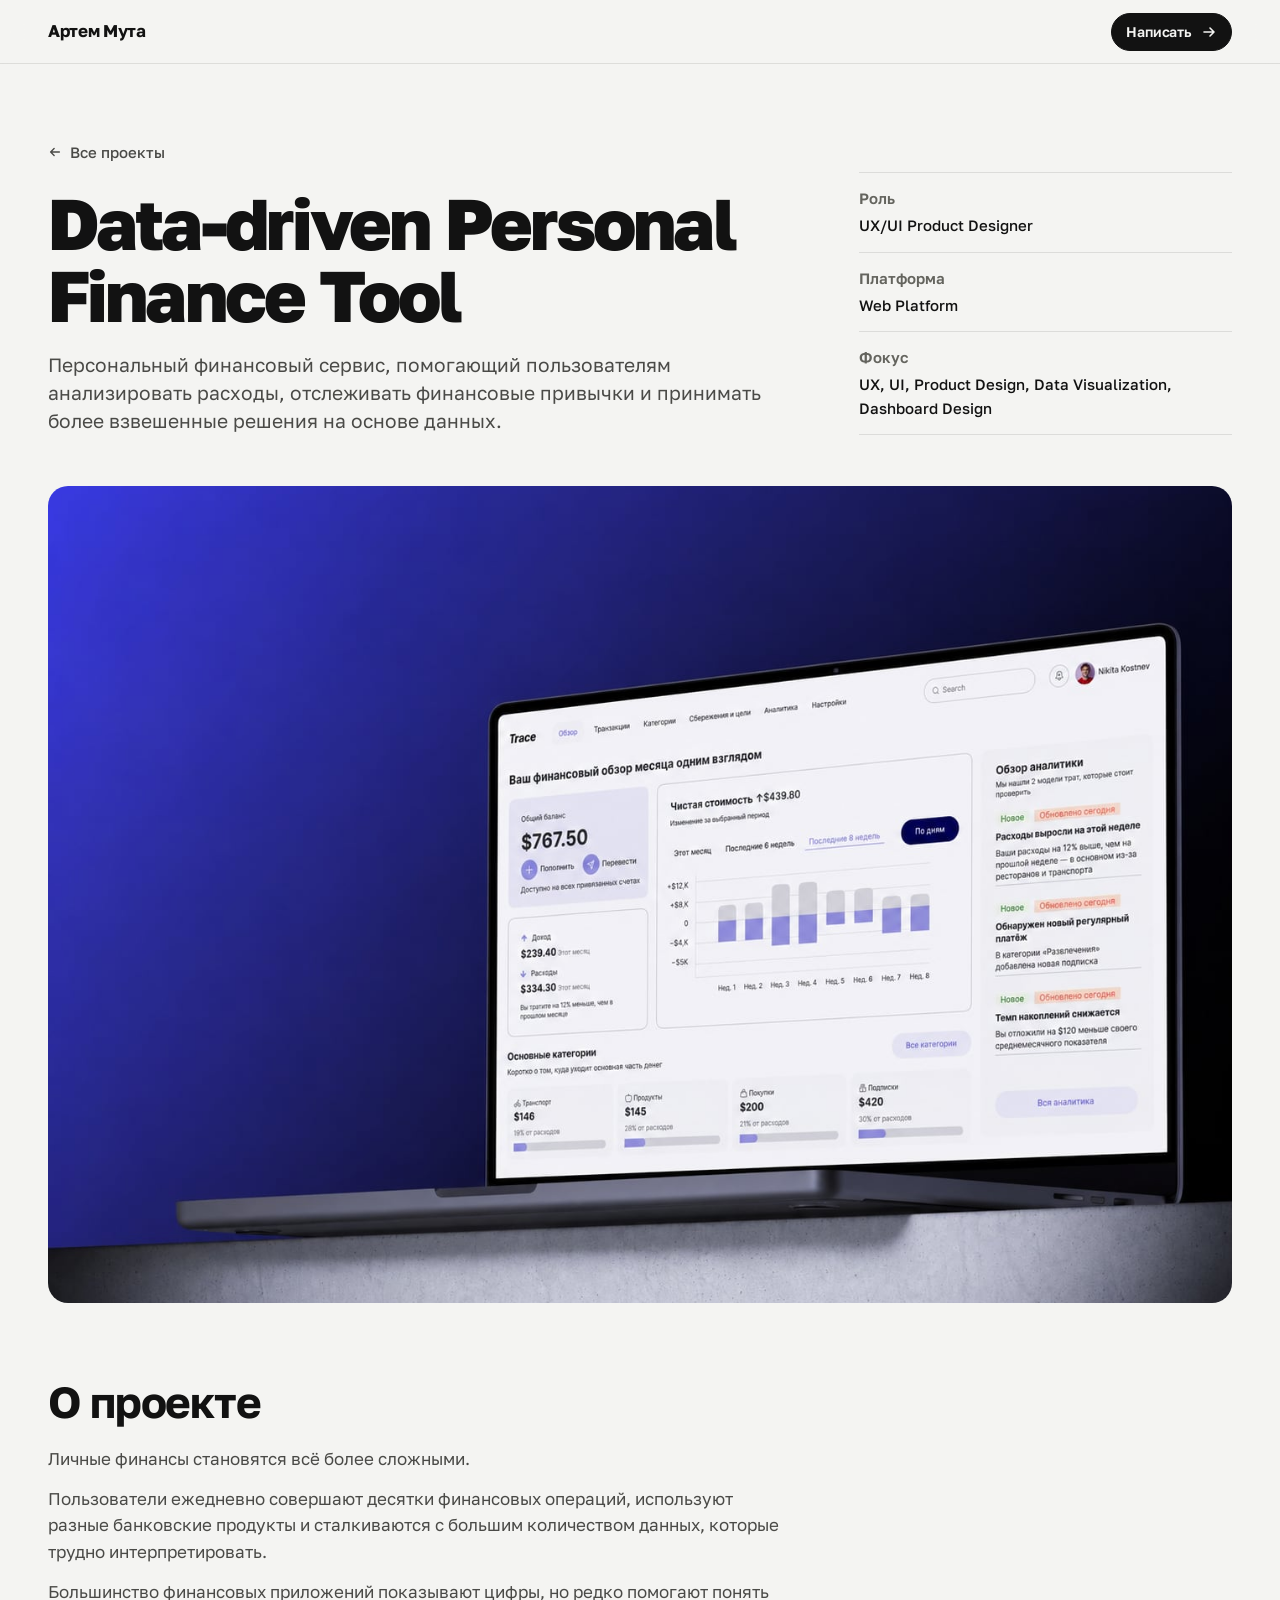
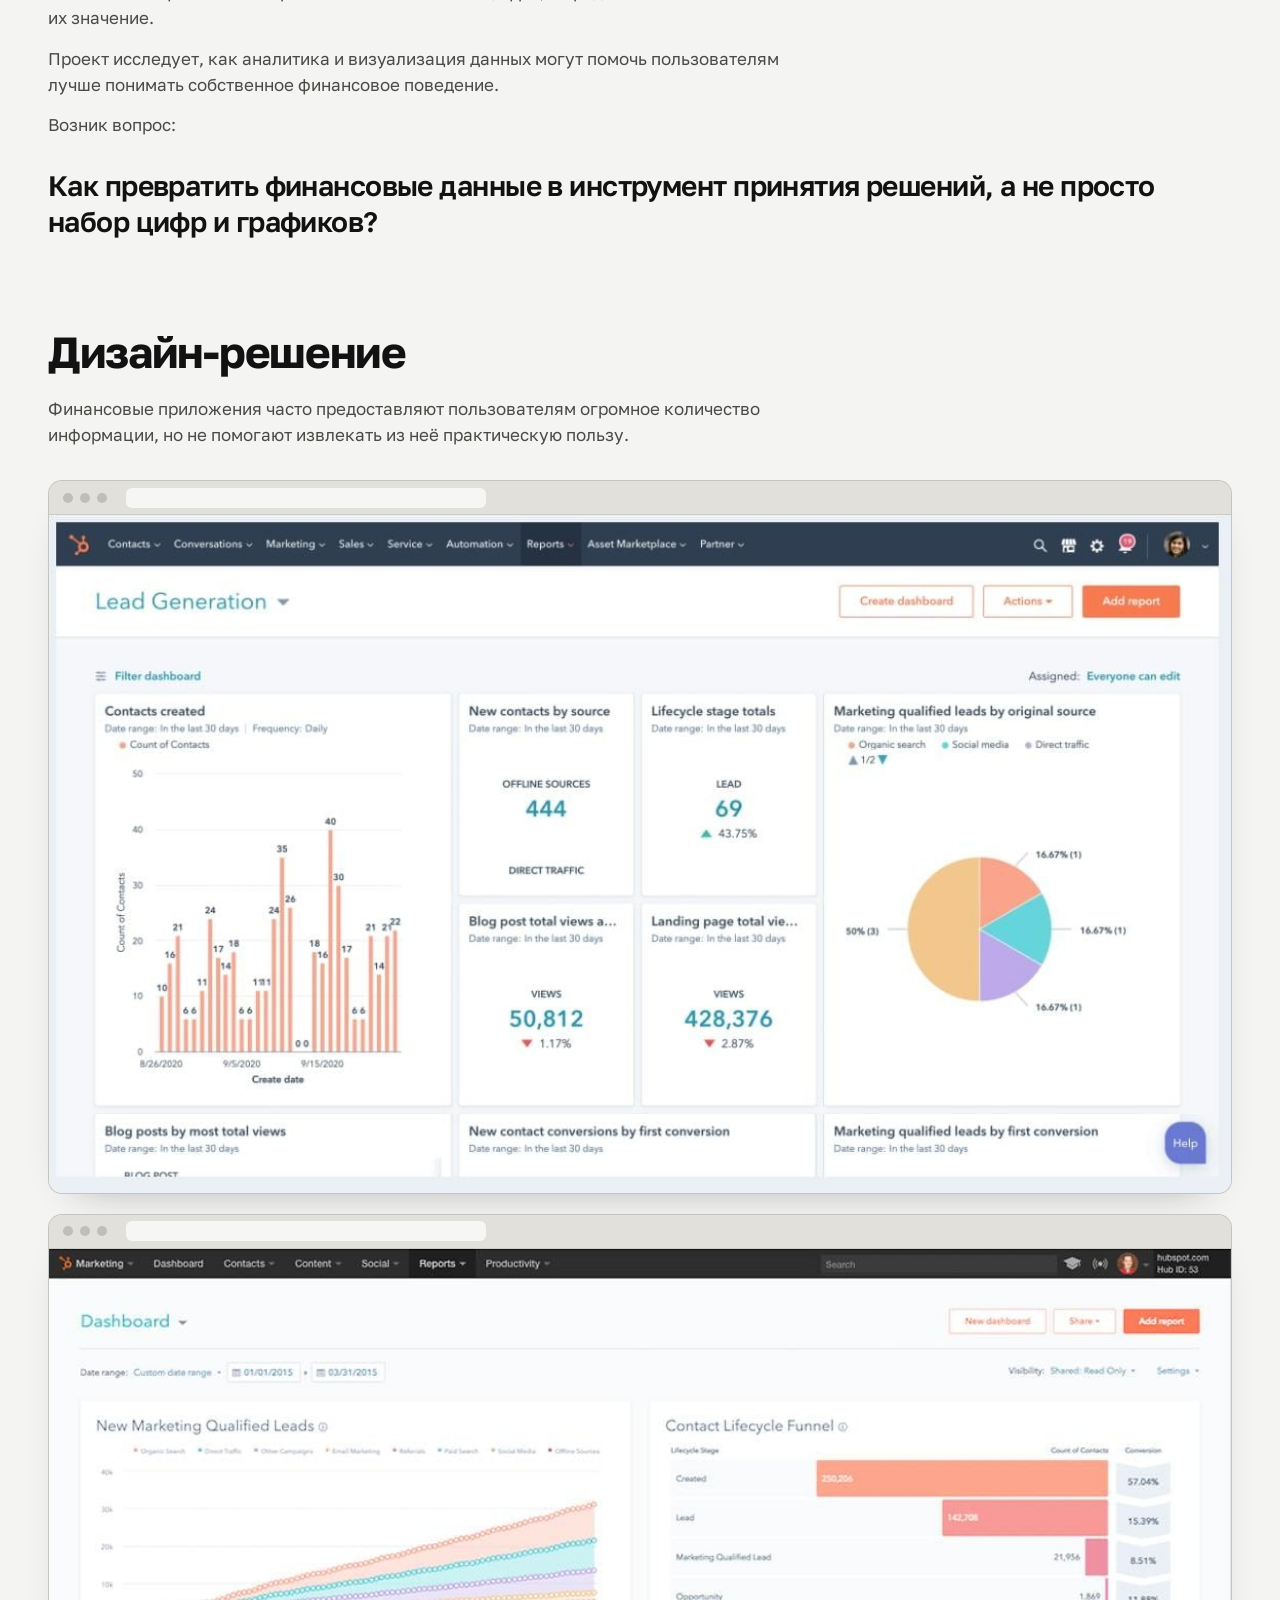
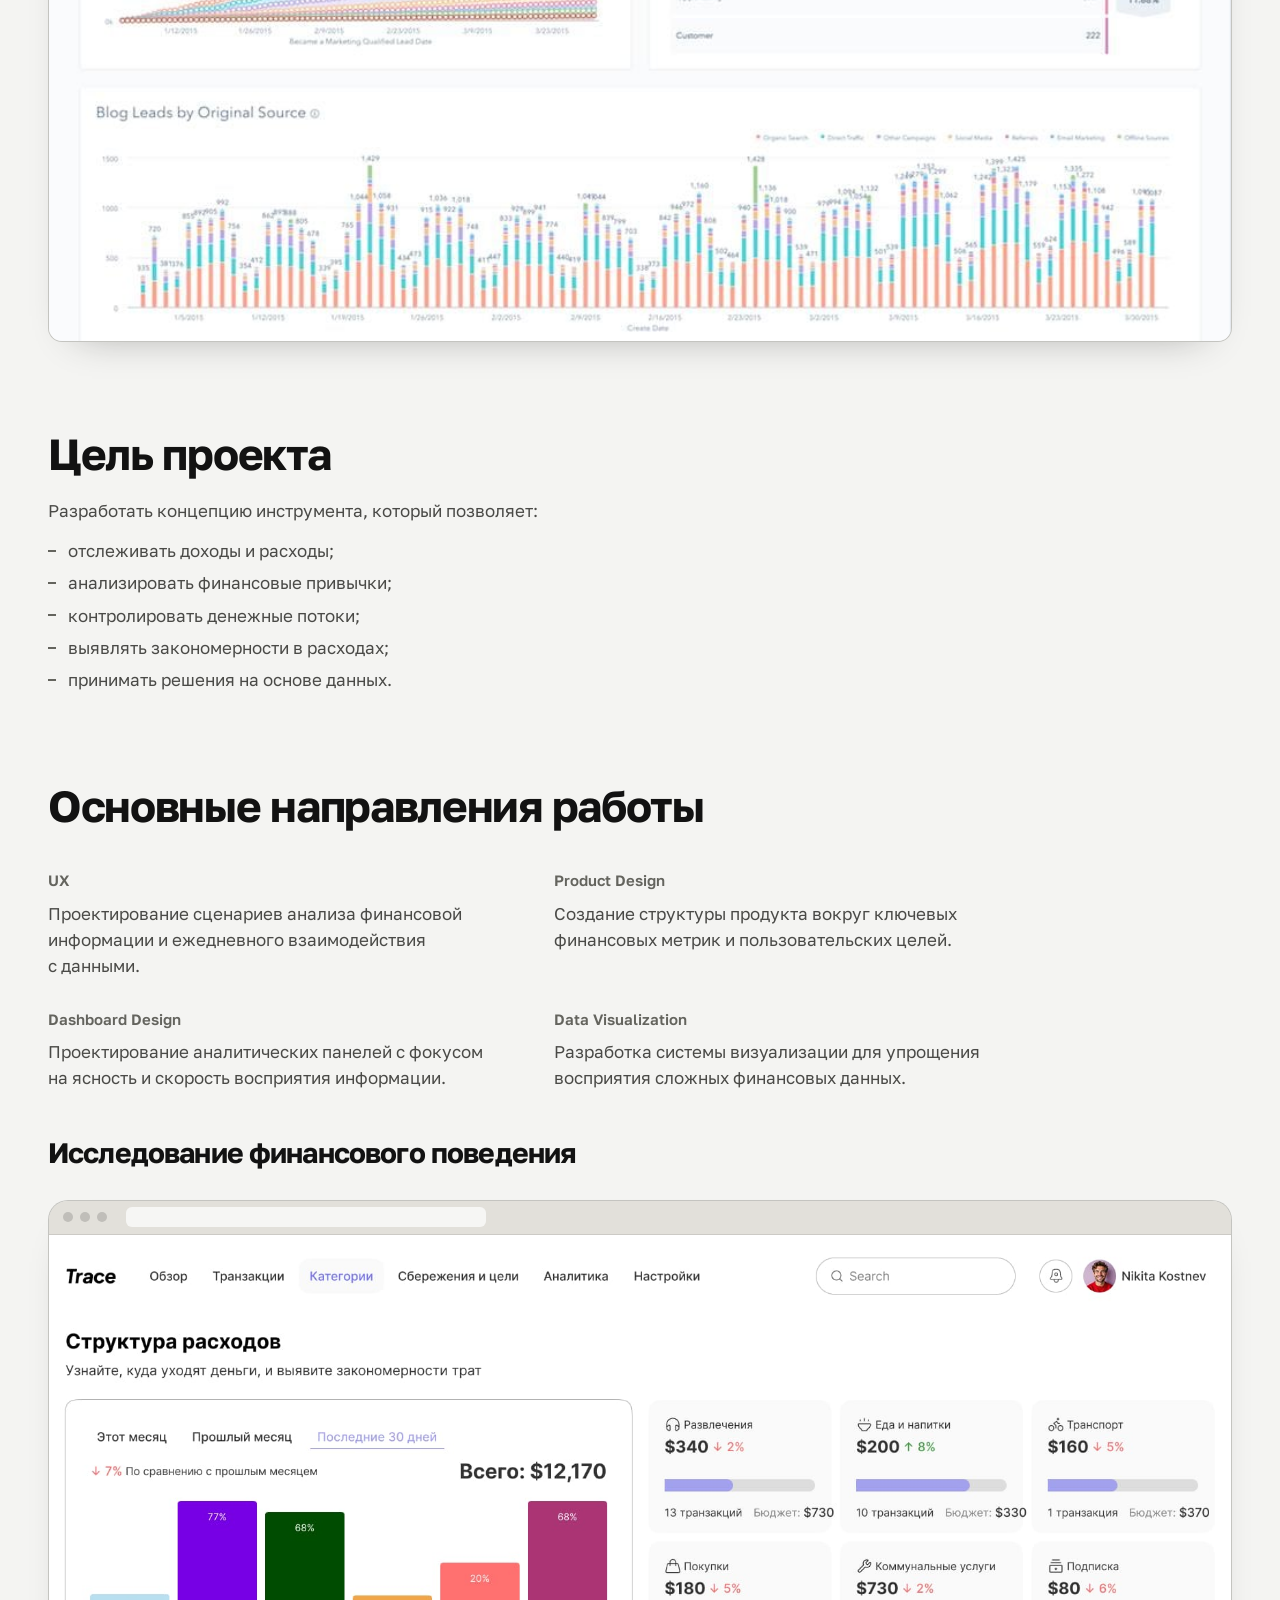
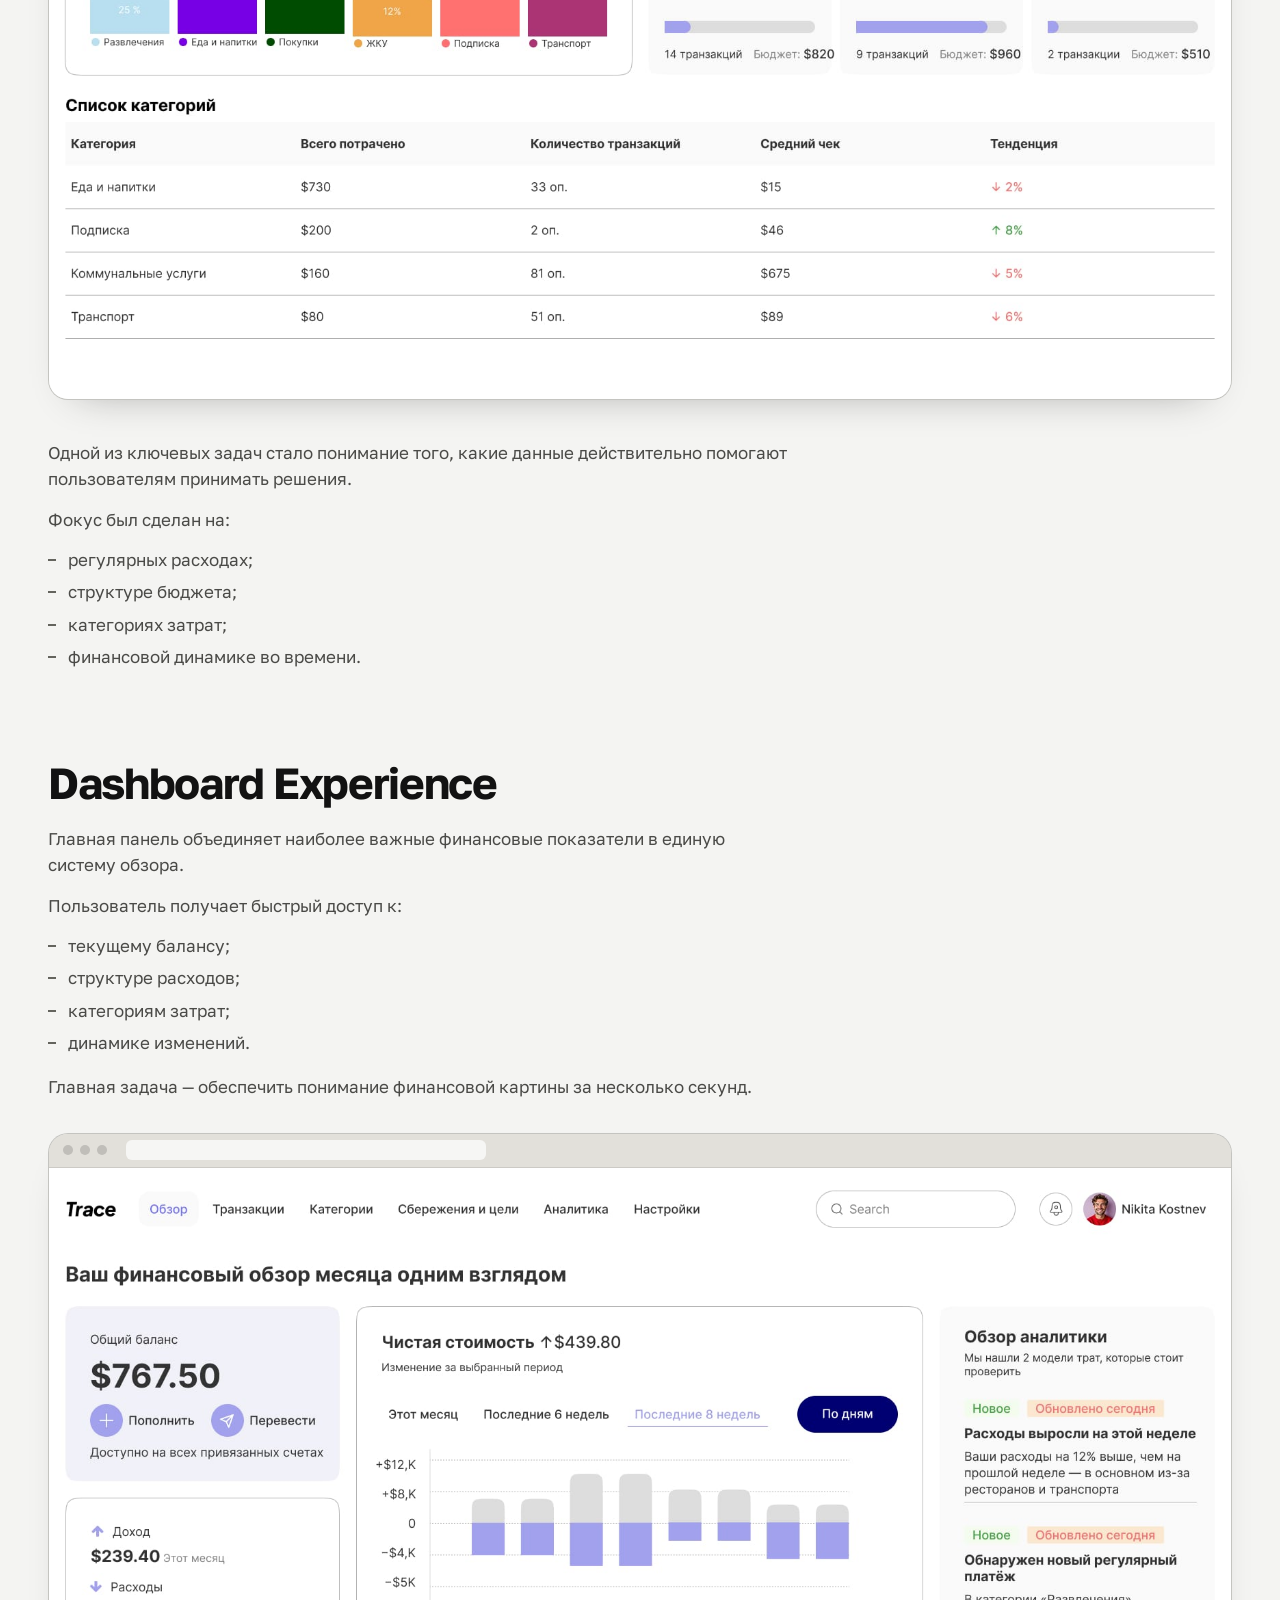
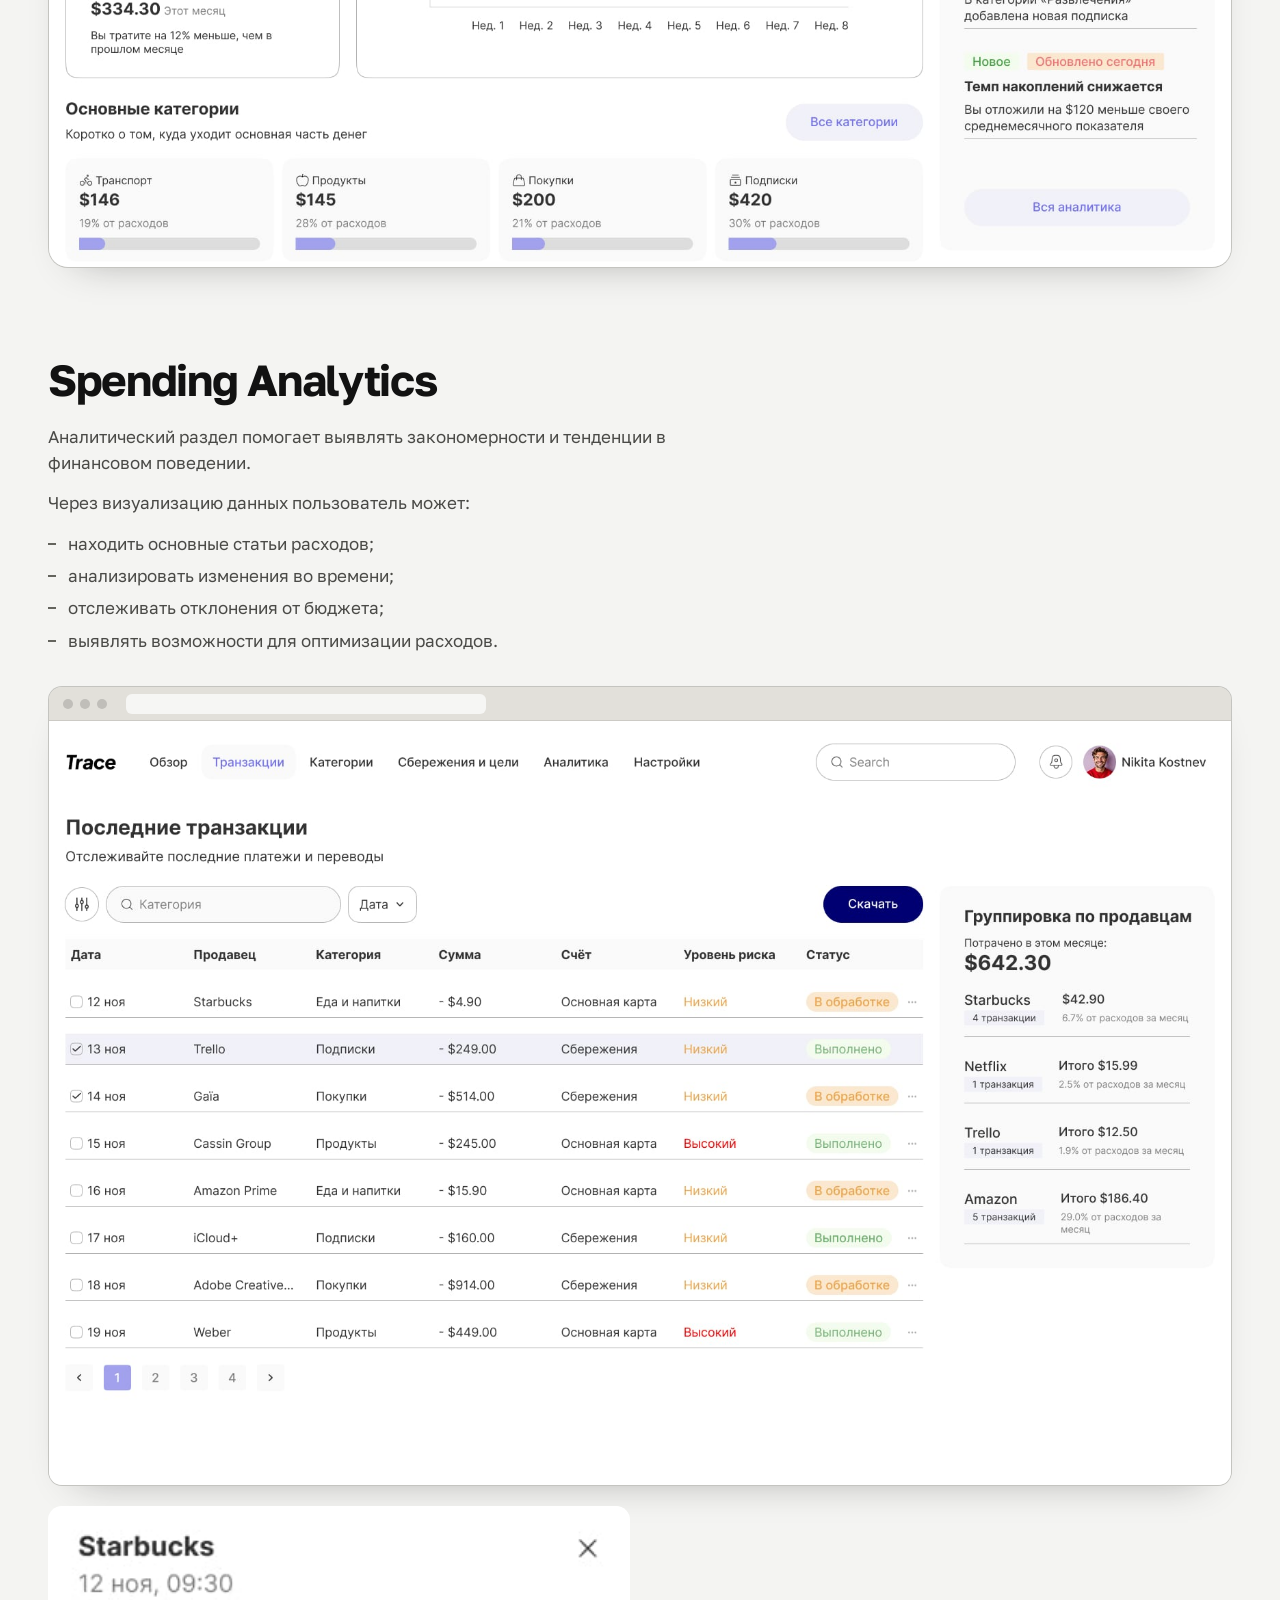
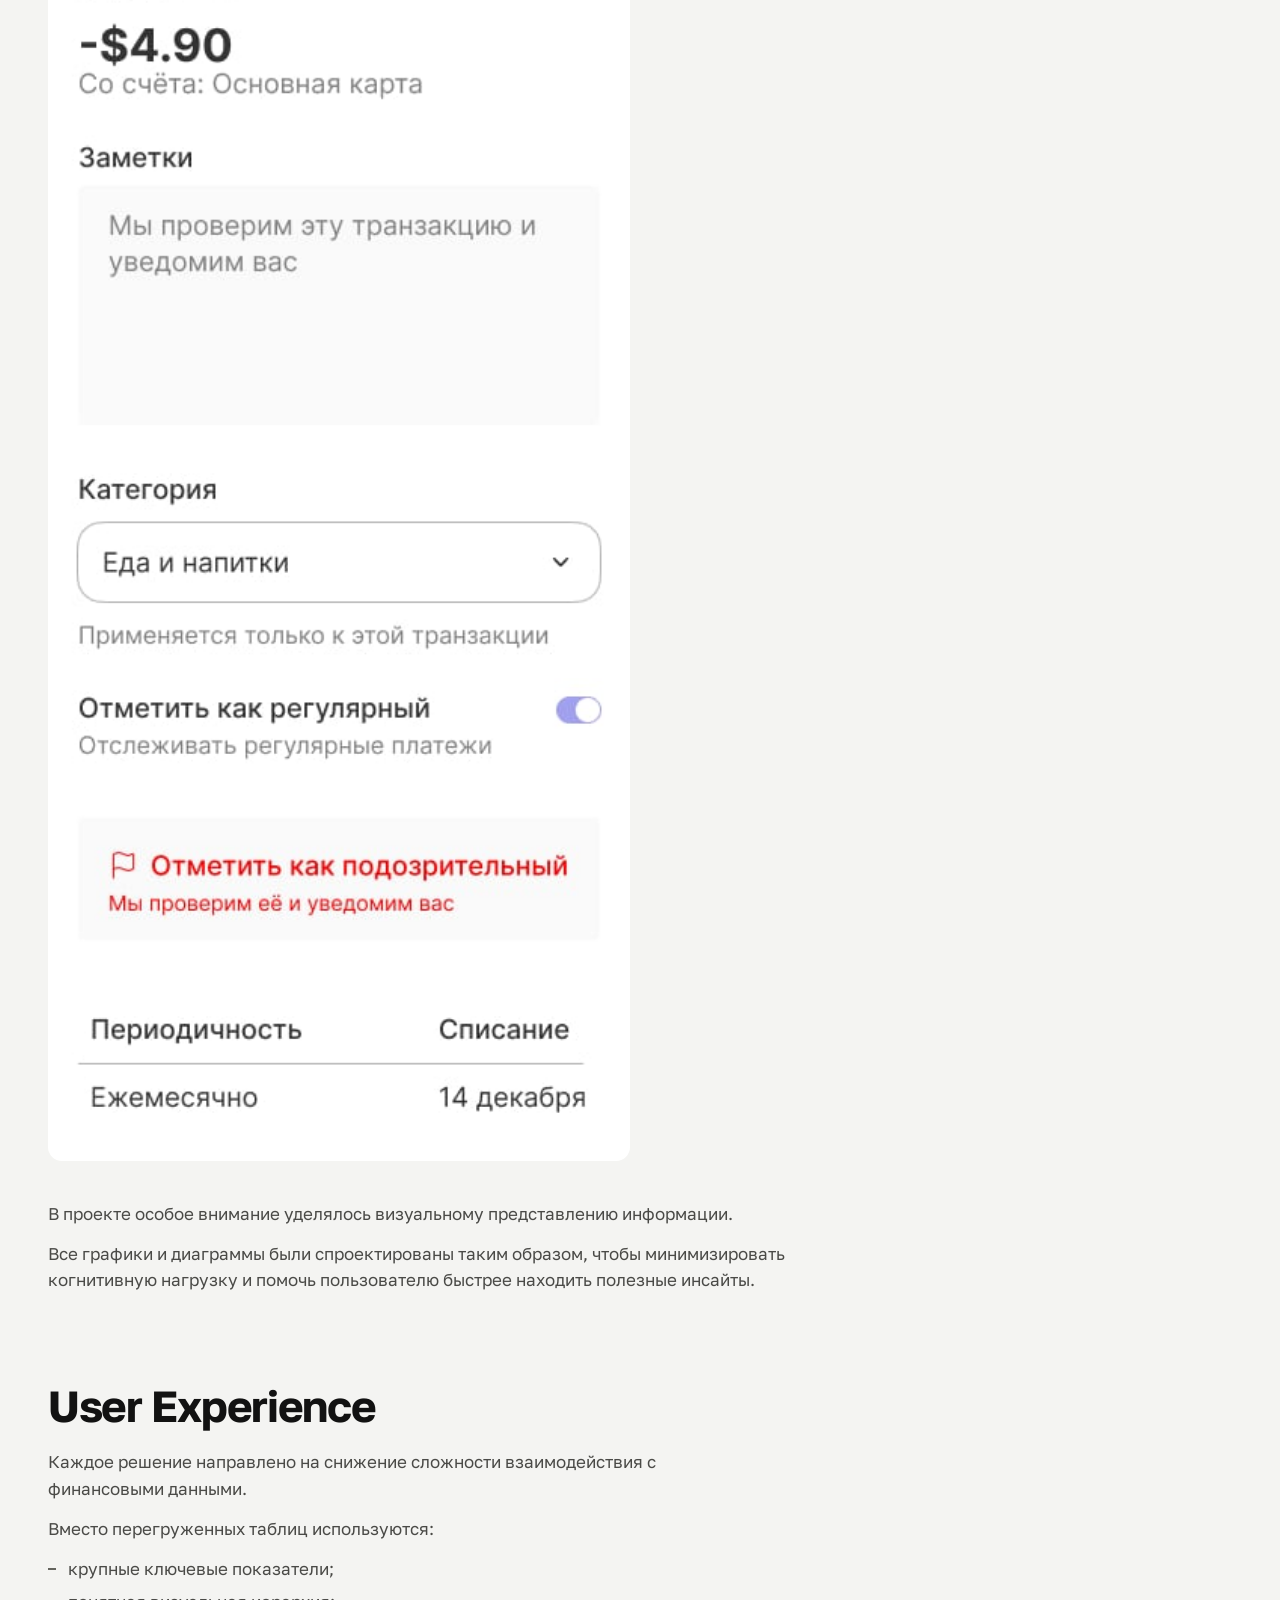
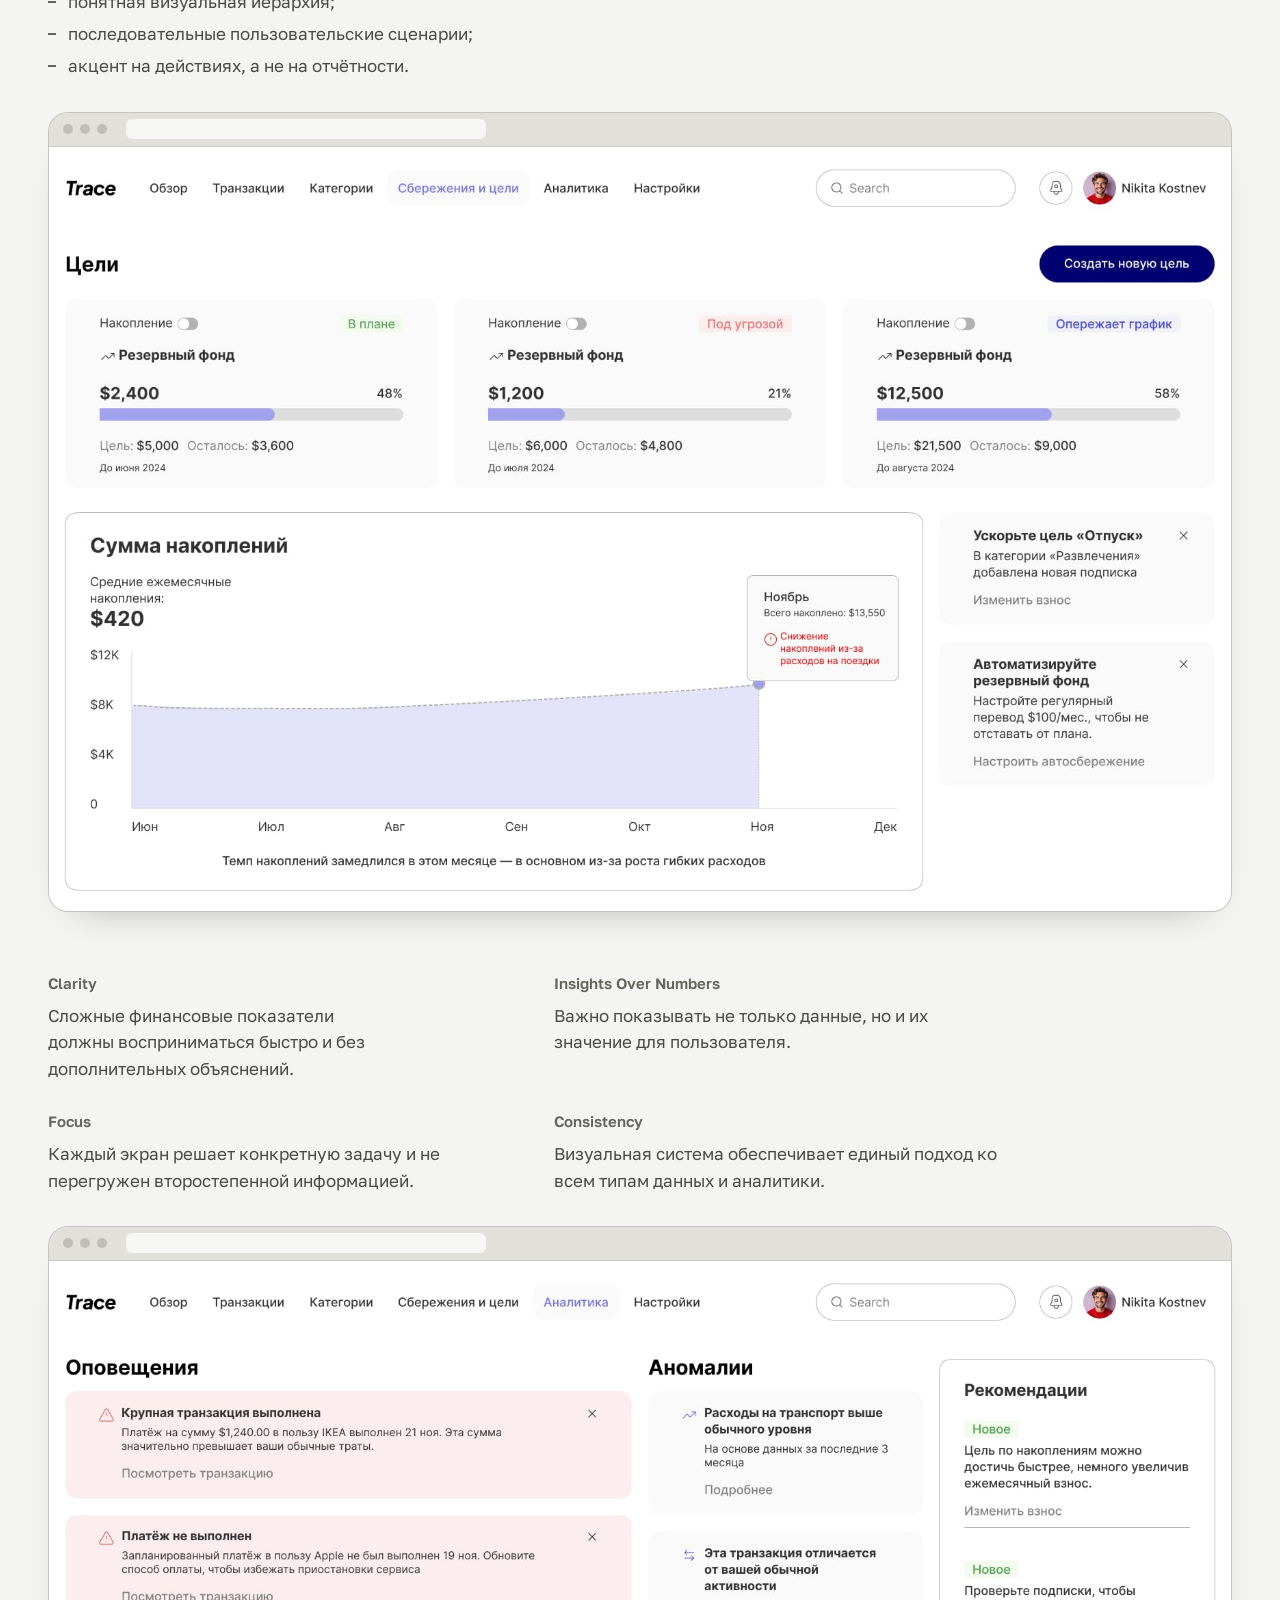
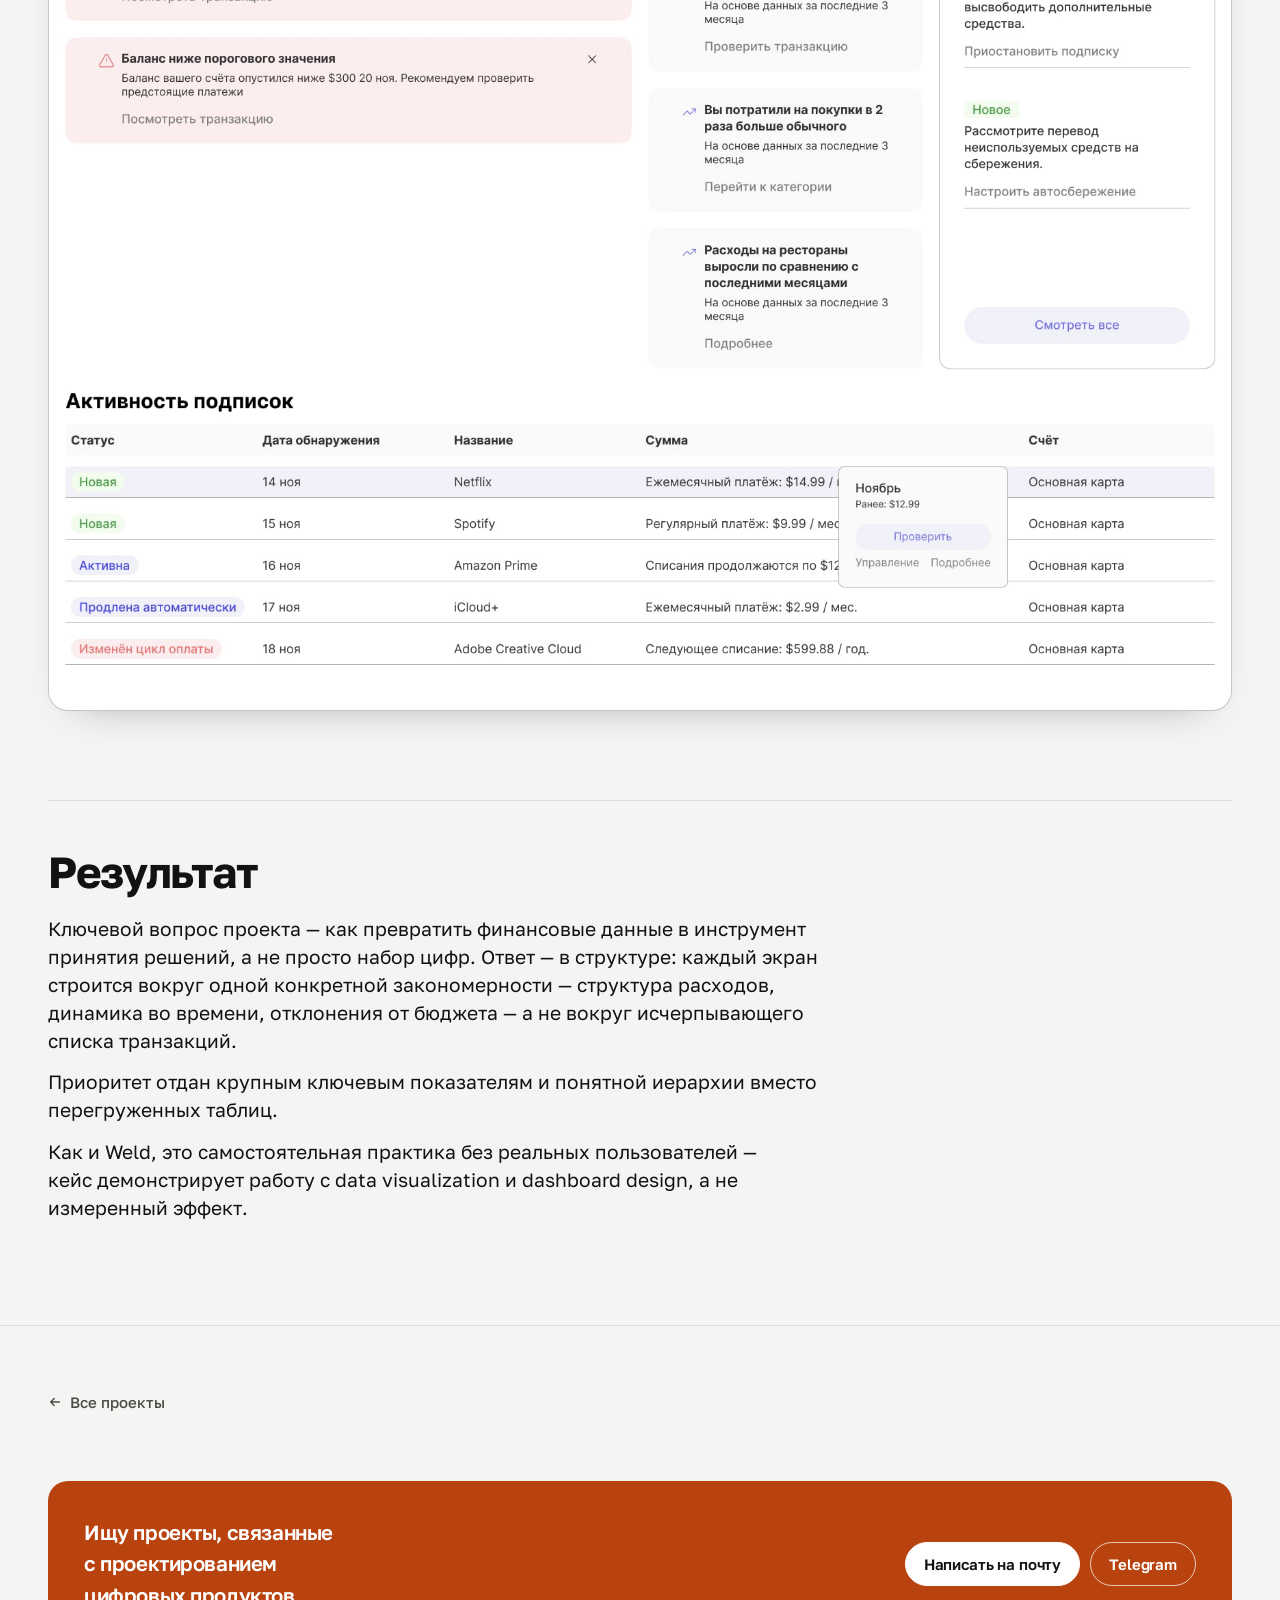
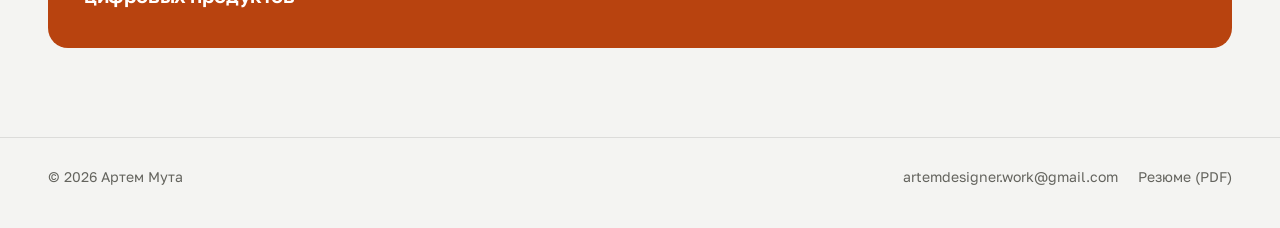
<file: cases/finance.html>
<!DOCTYPE html>
<html lang="ru">
<head>
<meta charset="utf-8">
<meta name="viewport" content="width=device-width, initial-scale=1">
<meta name="robots" content="noindex">
<title>Data-driven Personal Finance Tool — Артем Мута</title>
<meta name="description" content="Персональный финансовый сервис, помогающий пользователям анализировать расходы, отслеживать финансовые привычки и принимать более взвешенные решения на основе данных.">
<meta property="og:title" content="Data-driven Personal Finance Tool — кейс Артема Муты">
<meta property="og:description" content="Персональный финансовый сервис, помогающий пользователям анализировать расходы, отслеживать финансовые привычки и принимать более взвешенные решения на основе данных.">
<meta property="og:type" content="article">
<meta property="og:url" content="https://artemmdesign.ru/cases/finance.html">
<meta property="og:image" content="https://artemmdesign.ru/assets/cases/finance/01-hero.jpg">
<link rel="canonical" href="https://artemmdesign.ru/cases/finance.html">
<link rel="preload" href="../assets/fonts/golos-cyrillic.woff2" as="font" type="font/woff2" crossorigin>
<link rel="preload" href="../assets/fonts/golos-latin.woff2" as="font" type="font/woff2" crossorigin>
<link rel="icon" href="../assets/favicon.svg" type="image/svg+xml">
<link rel="stylesheet" href="../assets/site.css">
</head>
<body>

<header class="nav">
  <div class="wrap">
    <a class="brand" href="../index.html" aria-label="Артем Мута — на главную">
      <span>Артем Мута</span>
    </a>
    <a class="btn btn--sm" href="mailto:artemdesigner.work@gmail.com">Написать <svg viewBox="0 0 16 16" fill="none" stroke="currentColor" stroke-width="1.6" stroke-linecap="round" stroke-linejoin="round" aria-hidden="true"><path d="M3 8h10M9 4l4 4-4 4"/></svg></a>
  </div>
</header>

<main id="top">
  <section class="cs-hero" aria-labelledby="cs-title">
    <div class="wrap">
      <div class="cs-hero__head">
        <div class="cs-hero__title">
          <a class="cs-back reveal" href="../index.html#projects" style="--i:0"><svg viewBox="0 0 16 16" fill="none" stroke="currentColor" stroke-width="1.6" stroke-linecap="round" stroke-linejoin="round" aria-hidden="true"><path d="M13 8H3M7 4 3 8l4 4"/></svg> Все проекты</a>
          <h1 id="cs-title" class="reveal" style="--i:1">Data-driven Personal Finance Tool</h1>
          <p class="lede reveal" style="--i:2">Персональный финансовый сервис, помогающий пользователям анализировать расходы, отслеживать финансовые привычки и принимать более взвешенные решения на основе данных.</p>
        </div>
        <dl class="cs-meta reveal" style="--i:3">
          <div><dt>Роль</dt><dd>UX/UI Product Designer</dd></div>
          <div><dt>Платформа</dt><dd>Web Platform</dd></div>
          <div><dt>Фокус</dt><dd>UX, UI, Product Design, Data Visualization, Dashboard Design</dd></div>
        </dl>
      </div>
      <figure class="cs-hero__media reveal" style="--i:2; --hero-ar:1.450">
        <img src="../assets/cases/finance/01-hero.jpg" width="1412" height="1114" alt="Ноутбук с дашбордом Trace: баланс, график чистой стоимости и категории расходов" fetchpriority="high">
      </figure>
    </div>
  </section>

  <article class="cs-body">
    <div class="wrap">
      <div class="prose">
<h2>О проекте</h2>
<p>Личные финансы становятся всё более сложными.</p>
<p>Пользователи ежедневно совершают десятки финансовых операций, используют разные банковские продукты и сталкиваются с большим количеством данных, которые трудно интерпретировать.</p>
<p>Большинство финансовых приложений показывают цифры, но редко помогают понять их значение.</p>
<p>Проект исследует, как аналитика и визуализация данных могут помочь пользователям лучше понимать собственное финансовое поведение.</p>
<p>Возник вопрос:</p>
<blockquote><p>Как превратить финансовые данные в инструмент принятия решений, а не просто набор цифр и графиков?</p></blockquote>
<h2>Дизайн-решение</h2>
<p>Финансовые приложения часто предоставляют пользователям огромное количество информации, но не помогают извлекать из неё практическую пользу.</p>
<figure class="fig fig--grid fig--n2 reveal" style="--n:2;">
<div class="fig__cell" style="grid-column:1/-1"><div class="device device--browser"><div class="device__bar" aria-hidden="true"><i></i><i></i><i></i><span></span></div><div class="device__screen"><img src="../assets/cases/finance/02-image-a.jpg" width="1153" height="661" alt="Референс: типовой маркетинговый дашборд с метриками и диаграммами" loading="lazy"></div></div></div>
<div class="fig__cell" style="grid-column:1/-1"><div class="device device--browser"><div class="device__bar" aria-hidden="true"><i></i><i></i><i></i><span></span></div><div class="device__screen"><img src="../assets/cases/finance/03-image-b.jpg" width="1025" height="600" alt="Референс: типовой аналитический дашборд с графиками лидов" loading="lazy"></div></div></div>
</figure>
<h2>Цель проекта</h2>
<p>Разработать концепцию инструмента, который позволяет:</p>
<ul>
<li>отслеживать доходы и расходы;</li>
<li>анализировать финансовые привычки;</li>
<li>контролировать денежные потоки;</li>
<li>выявлять закономерности в расходах;</li>
<li>принимать решения на основе данных.</li>
</ul>
<h2>Основные направления работы</h2>
<div class="cols">
<div><p class="label">UX</p>
<p>Проектирование сценариев анализа финансовой информации и ежедневного взаимодействия с данными.</p>
</div>
<div><p class="label">Product Design</p>
<p>Создание структуры продукта вокруг ключевых финансовых метрик и пользовательских целей.</p>
</div>
<div><p class="label">Dashboard Design</p>
<p>Проектирование аналитических панелей с фокусом на ясность и скорость восприятия информации.</p>
</div>
<div><p class="label">Data Visualization</p>
<p>Разработка системы визуализации для упрощения восприятия сложных финансовых данных.</p>
</div>
</div>
<h3>Исследование финансового поведения</h3>
<figure class="fig fig--single reveal"><div class="device device--browser"><div class="device__bar" aria-hidden="true"><i></i><i></i><i></i><span></span></div><div class="device__screen"><img src="../assets/cases/finance/04-categories.jpg" width="1728" height="1117" alt="Экран «Категории»: структура расходов по категориям за месяц" loading="lazy"></div></div></figure>
<p>Одной из ключевых задач стало понимание того, какие данные действительно помогают пользователям принимать решения.</p>
<p>Фокус был сделан на:</p>
<ul>
<li>регулярных расходах;</li>
<li>структуре бюджета;</li>
<li>категориях затрат;</li>
<li>финансовой динамике во времени.</li>
</ul>
<h2>Dashboard Experience</h2>
<p>Главная панель объединяет наиболее важные финансовые показатели в единую систему обзора.</p>
<p>Пользователь получает быстрый доступ к:</p>
<ul>
<li>текущему балансу;</li>
<li>структуре расходов;</li>
<li>категориям затрат;</li>
<li>динамике изменений.</li>
</ul>
<p>Главная задача — обеспечить понимание финансовой картины за несколько секунд.</p>
<figure class="fig fig--single reveal"><div class="device device--browser"><div class="device__bar" aria-hidden="true"><i></i><i></i><i></i><span></span></div><div class="device__screen"><img src="../assets/cases/finance/05-overview.jpg" width="1728" height="1022" alt="Обзор: общий баланс, чистая стоимость за 8 недель, основные категории и обзор аналитики" loading="lazy"></div></div></figure>
<h2>Spending Analytics</h2>
<p>Аналитический раздел помогает выявлять закономерности и тенденции в финансовом поведении.</p>
<p>Через визуализацию данных пользователь может:</p>
<ul>
<li>находить основные статьи расходов;</li>
<li>анализировать изменения во времени;</li>
<li>отслеживать отклонения от бюджета;</li>
<li>выявлять возможности для оптимизации расходов.</li>
</ul>
<figure class="fig fig--grid fig--n2 reveal" style="--n:2;">
<div class="fig__cell" style="grid-column:1/-1"><div class="device device--browser"><div class="device__bar" aria-hidden="true"><i></i><i></i><i></i><span></span></div><div class="device__screen"><img src="../assets/cases/finance/06-transactions.jpg" width="1728" height="1117" alt="Раздел «Транзакции»: список операций с категориями и статусами" loading="lazy"></div></div></div>
<div class="fig__cell"><img src="../assets/cases/finance/07-transactions_menu.jpg" width="386" height="832" alt="Карточка транзакции: Starbucks −$4.90, категория, отметка регулярного платежа" loading="lazy"></div>
</figure>
<p>В проекте особое внимание уделялось визуальному представлению информации.</p>
<p>Все графики и диаграммы были спроектированы таким образом, чтобы минимизировать когнитивную нагрузку и помочь пользователю быстрее находить полезные инсайты.</p>
<h2>User Experience</h2>
<p>Каждое решение направлено на снижение сложности взаимодействия с финансовыми данными.</p>
<p>Вместо перегруженных таблиц используются:</p>
<ul>
<li>крупные ключевые показатели;</li>
<li>понятная визуальная иерархия;</li>
<li>последовательные пользовательские сценарии;</li>
<li>акцент на действиях, а не на отчётности.</li>
</ul>
<figure class="fig fig--single reveal"><div class="device device--browser"><div class="device__bar" aria-hidden="true"><i></i><i></i><i></i><span></span></div><div class="device__screen"><img src="../assets/cases/finance/08-savings_goals.jpg" width="1728" height="1117" alt="Раздел «Цели»: сберегательные цели с прогрессом, сумма накоплений и рекомендации" loading="lazy"></div></div></figure>
<div class="cols">
<div><p class="label">Clarity</p>
<p>Сложные финансовые показатели должны восприниматься быстро и без дополнительных объяснений.</p>
</div>
<div><p class="label">Insights Over Numbers</p>
<p>Важно показывать не только данные, но и их значение для пользователя.</p>
</div>
<div><p class="label">Focus</p>
<p>Каждый экран решает конкретную задачу и не перегружен второстепенной информацией.</p>
</div>
<div><p class="label">Consistency</p>
<p>Визуальная система обеспечивает единый подход ко всем типам данных и аналитики.</p>
</div>
</div>
<figure class="fig fig--single reveal"><div class="device device--browser"><div class="device__bar" aria-hidden="true"><i></i><i></i><i></i><span></span></div><div class="device__screen"><img src="../assets/cases/finance/09-insights.jpg" width="1728" height="1533" alt="Раздел «Аналитика»: оповещения, аномалии, рекомендации и активность подписок" loading="lazy"></div></div></figure>
<div class="cs-result">
<h2>Результат</h2>
<p>Ключевой вопрос проекта — как превратить финансовые данные в инструмент принятия решений, а не просто набор цифр. Ответ — в структуре: каждый экран строится вокруг одной конкретной закономерности — структура расходов, динамика во времени, отклонения от бюджета — а не вокруг исчерпывающего списка транзакций.</p>
<p>Приоритет отдан крупным ключевым показателям и понятной иерархии вместо перегруженных таблиц.</p>
<p>Как и Weld, это самостоятельная практика без реальных пользователей — кейс демонстрирует работу с data visualization и dashboard design, а не измеренный эффект.</p>
</div>
      </div>
    </div>
  </article>

  <nav class="cs-next" aria-label="Другие проекты">
    <div class="wrap">
      <a class="cs-back" href="../index.html#projects"><svg viewBox="0 0 16 16" fill="none" stroke="currentColor" stroke-width="1.6" stroke-linecap="round" stroke-linejoin="round" aria-hidden="true"><path d="M13 8H3M7 4 3 8l4 4"/></svg> Все проекты</a>
      <div class="cs-contact">
        <p>Ищу проекты, связанные с проектированием цифровых продуктов</p>
        <div>
          <a class="btn btn--light" href="mailto:artemdesigner.work@gmail.com">Написать на почту</a>
          <a class="btn btn--outline-light" href="https://t.me/Artfreelancer" target="_blank" rel="noopener">Telegram</a>
        </div>
      </div>
    </div>
  </nav>
</main>

<footer class="footer">
  <div class="wrap">
    <span>© <span class="num">2026</span> Артем Мута</span>
    <nav aria-label="Контакты">
      <a href="mailto:artemdesigner.work@gmail.com">artemdesigner.work@gmail.com</a>
      <a href="../assets/artem-muta-resume.pdf" target="_blank" rel="noopener">Резюме (PDF)</a>
    </nav>
  </div>
</footer>

<script>
  document.documentElement.classList.add('js');
  const els = document.querySelectorAll('.reveal');
  if ('IntersectionObserver' in window) {
    const io = new IntersectionObserver((entries) => {
      for (const e of entries) { if (e.isIntersecting) { e.target.classList.add('in'); io.unobserve(e.target); } }
    }, { rootMargin: '0px 0px -8% 0px', threshold: 0.05 });
    els.forEach(el => io.observe(el));
  } else { els.forEach(el => el.classList.add('in')); }
</script>
</body>
</html>
</file>
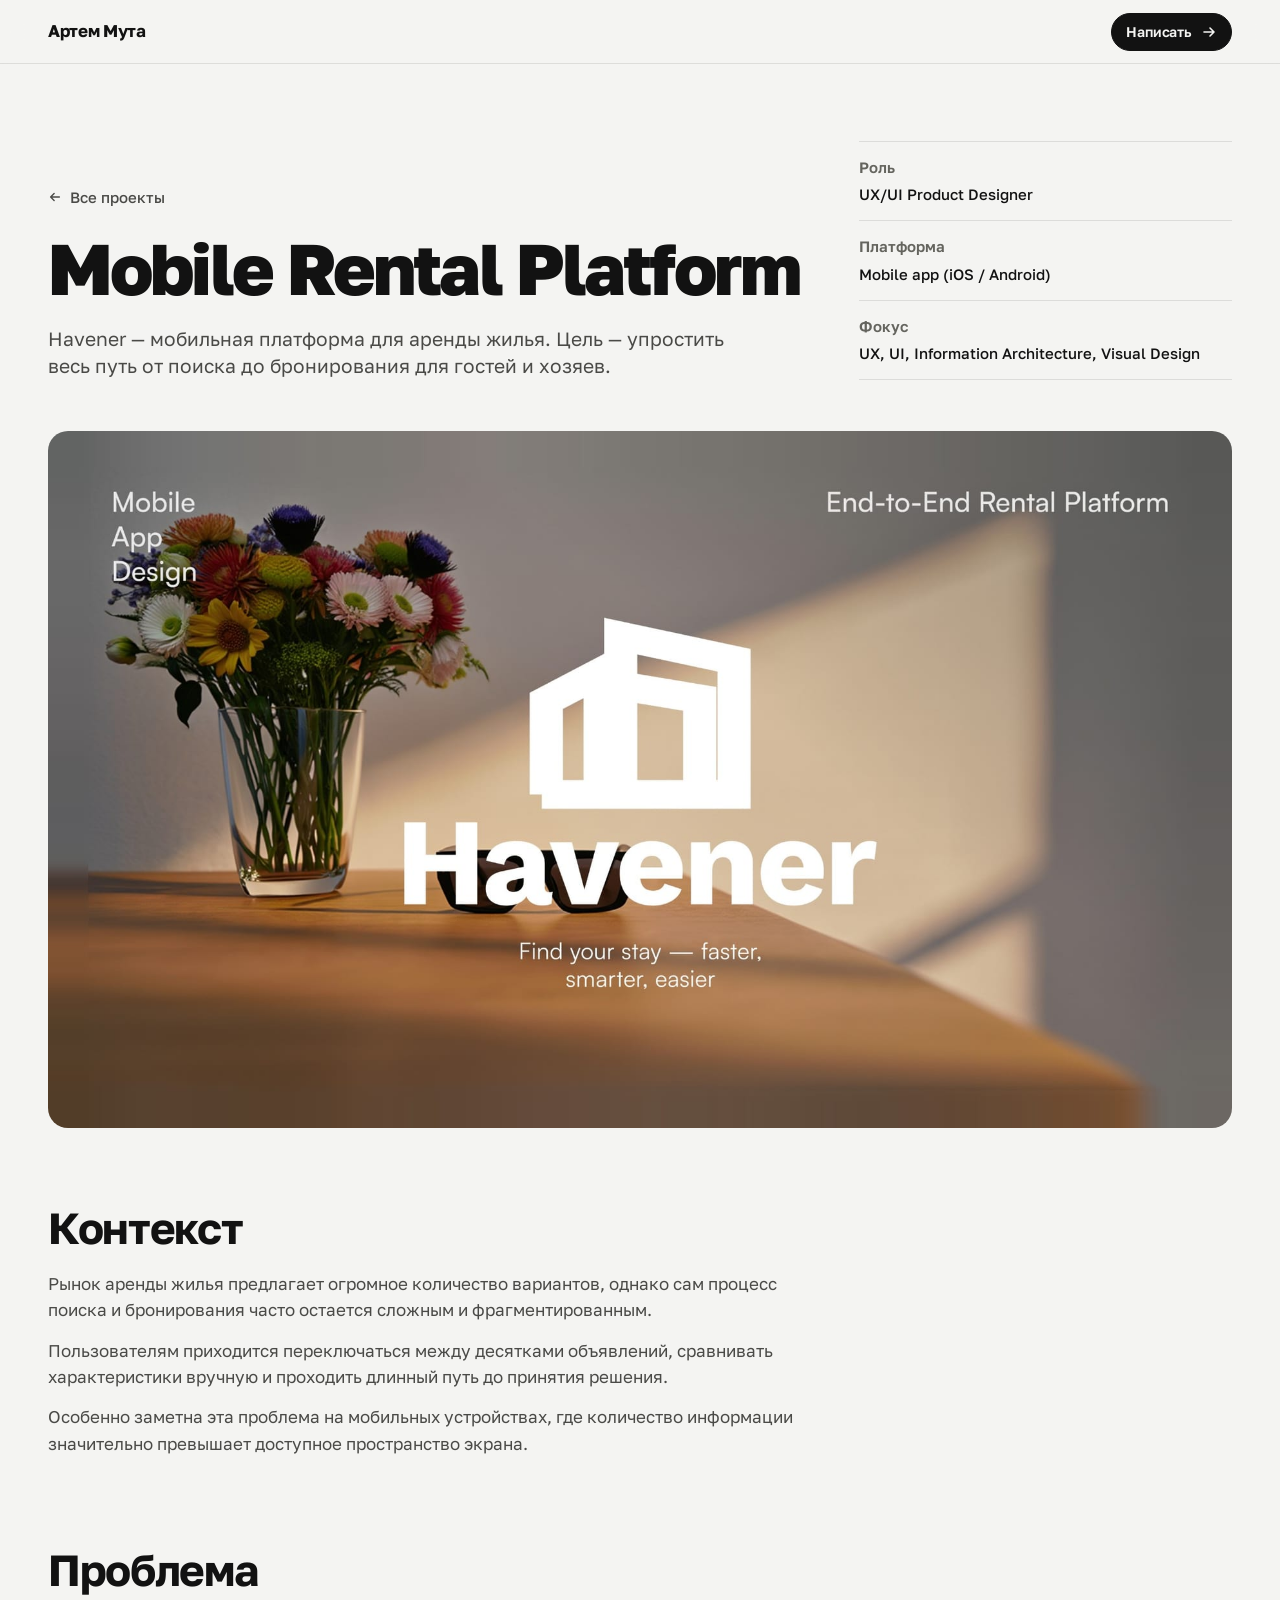
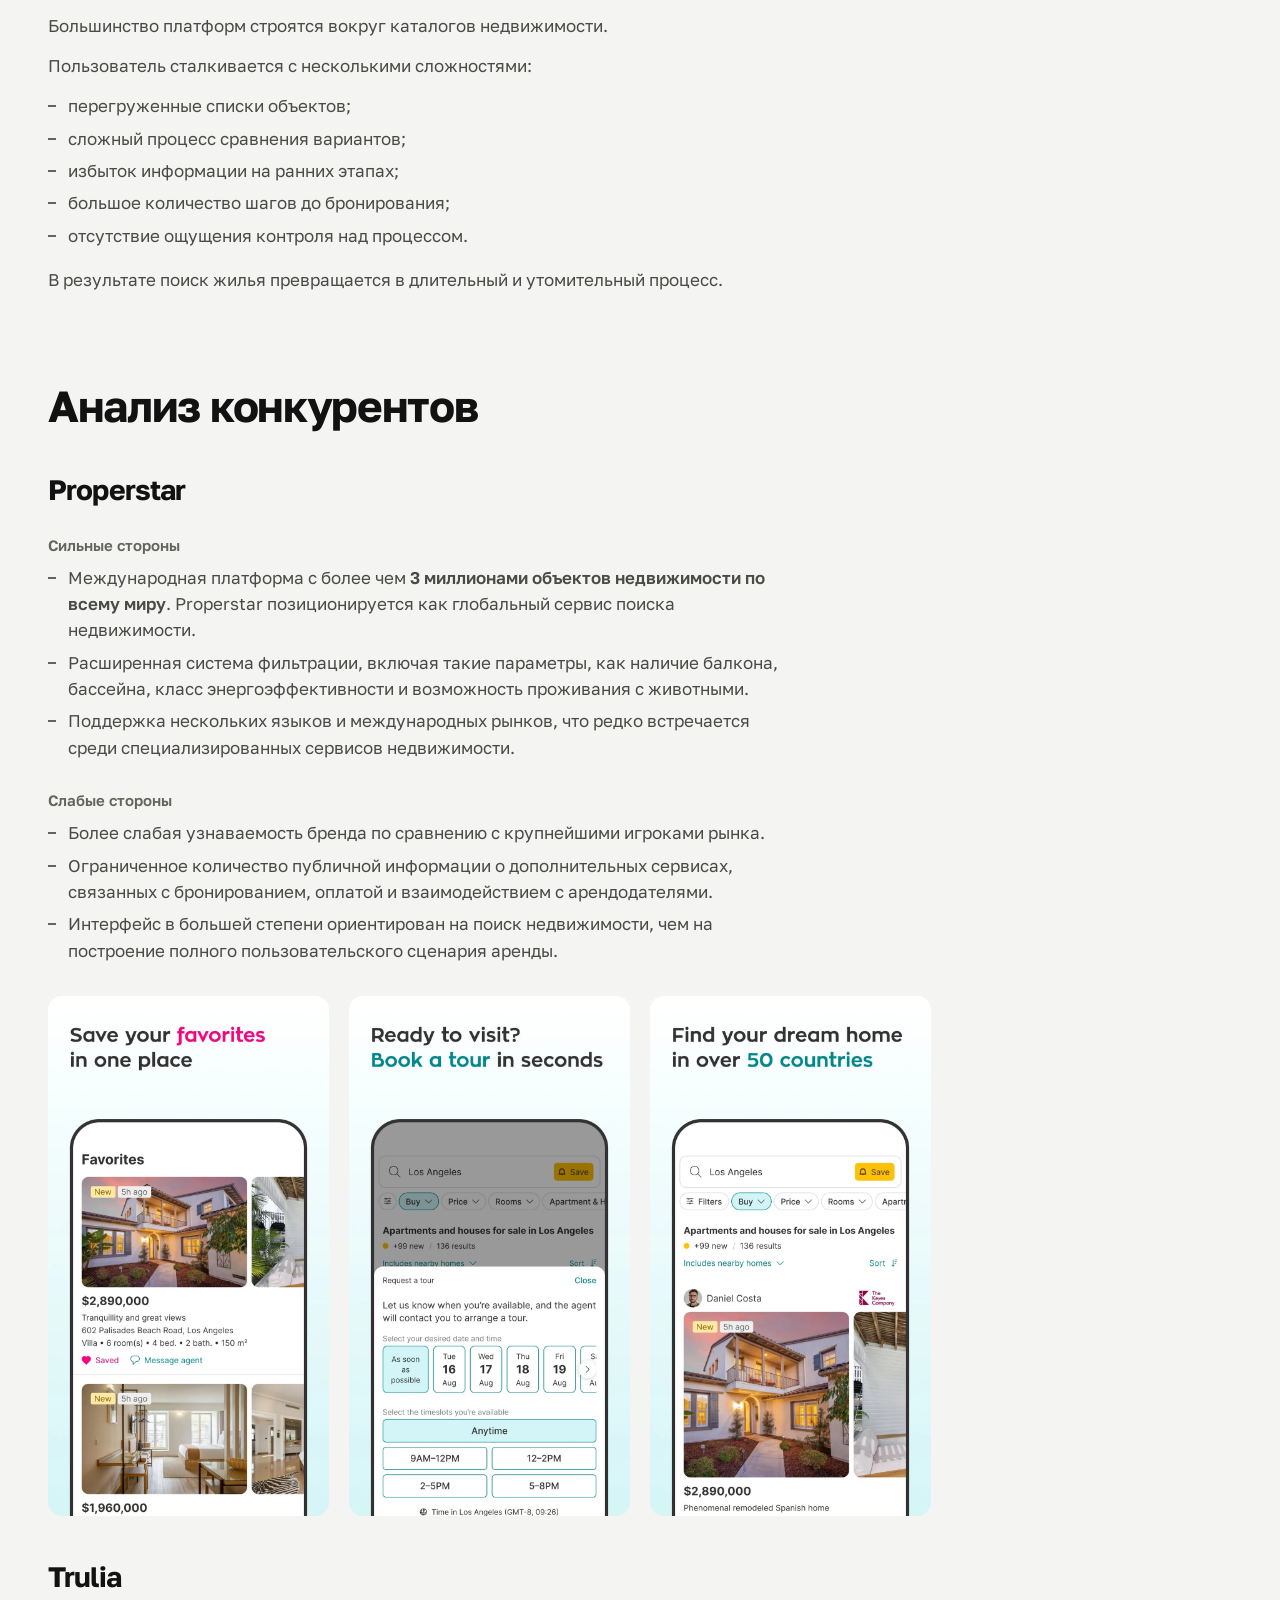
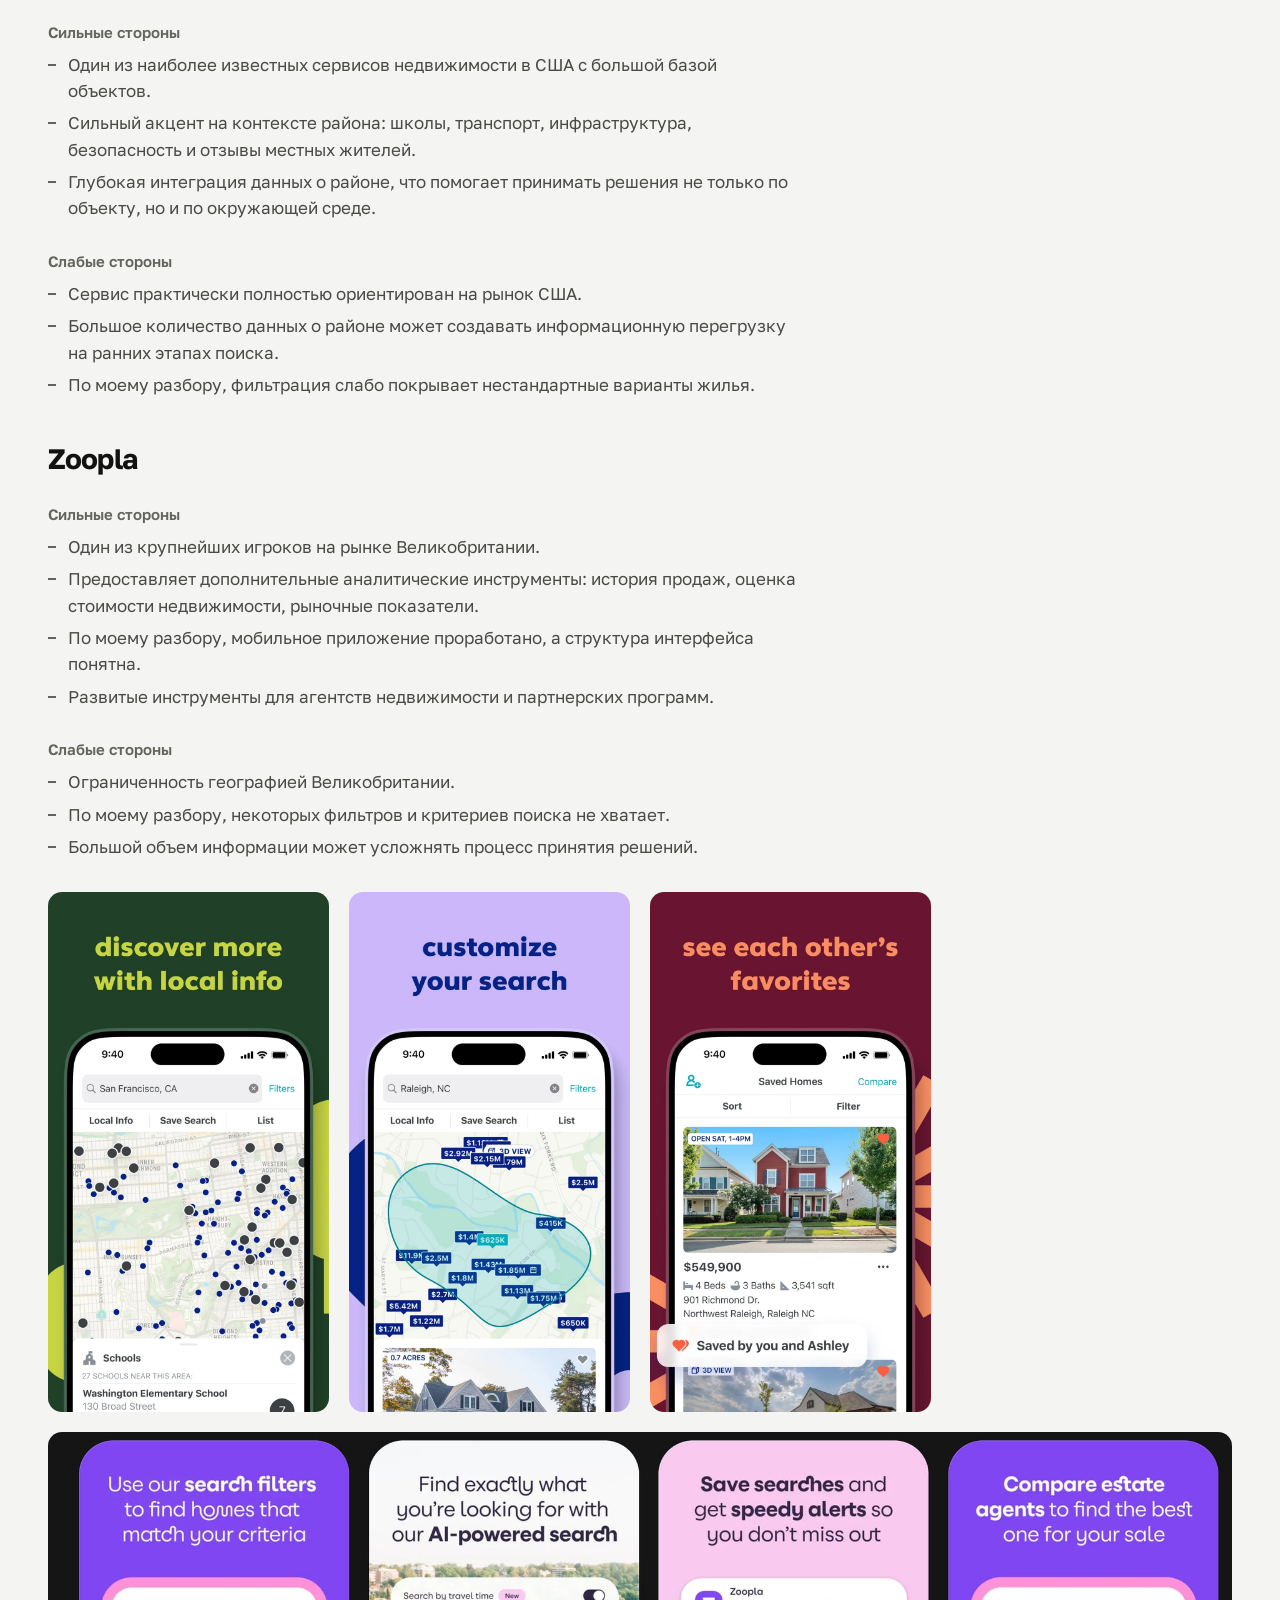
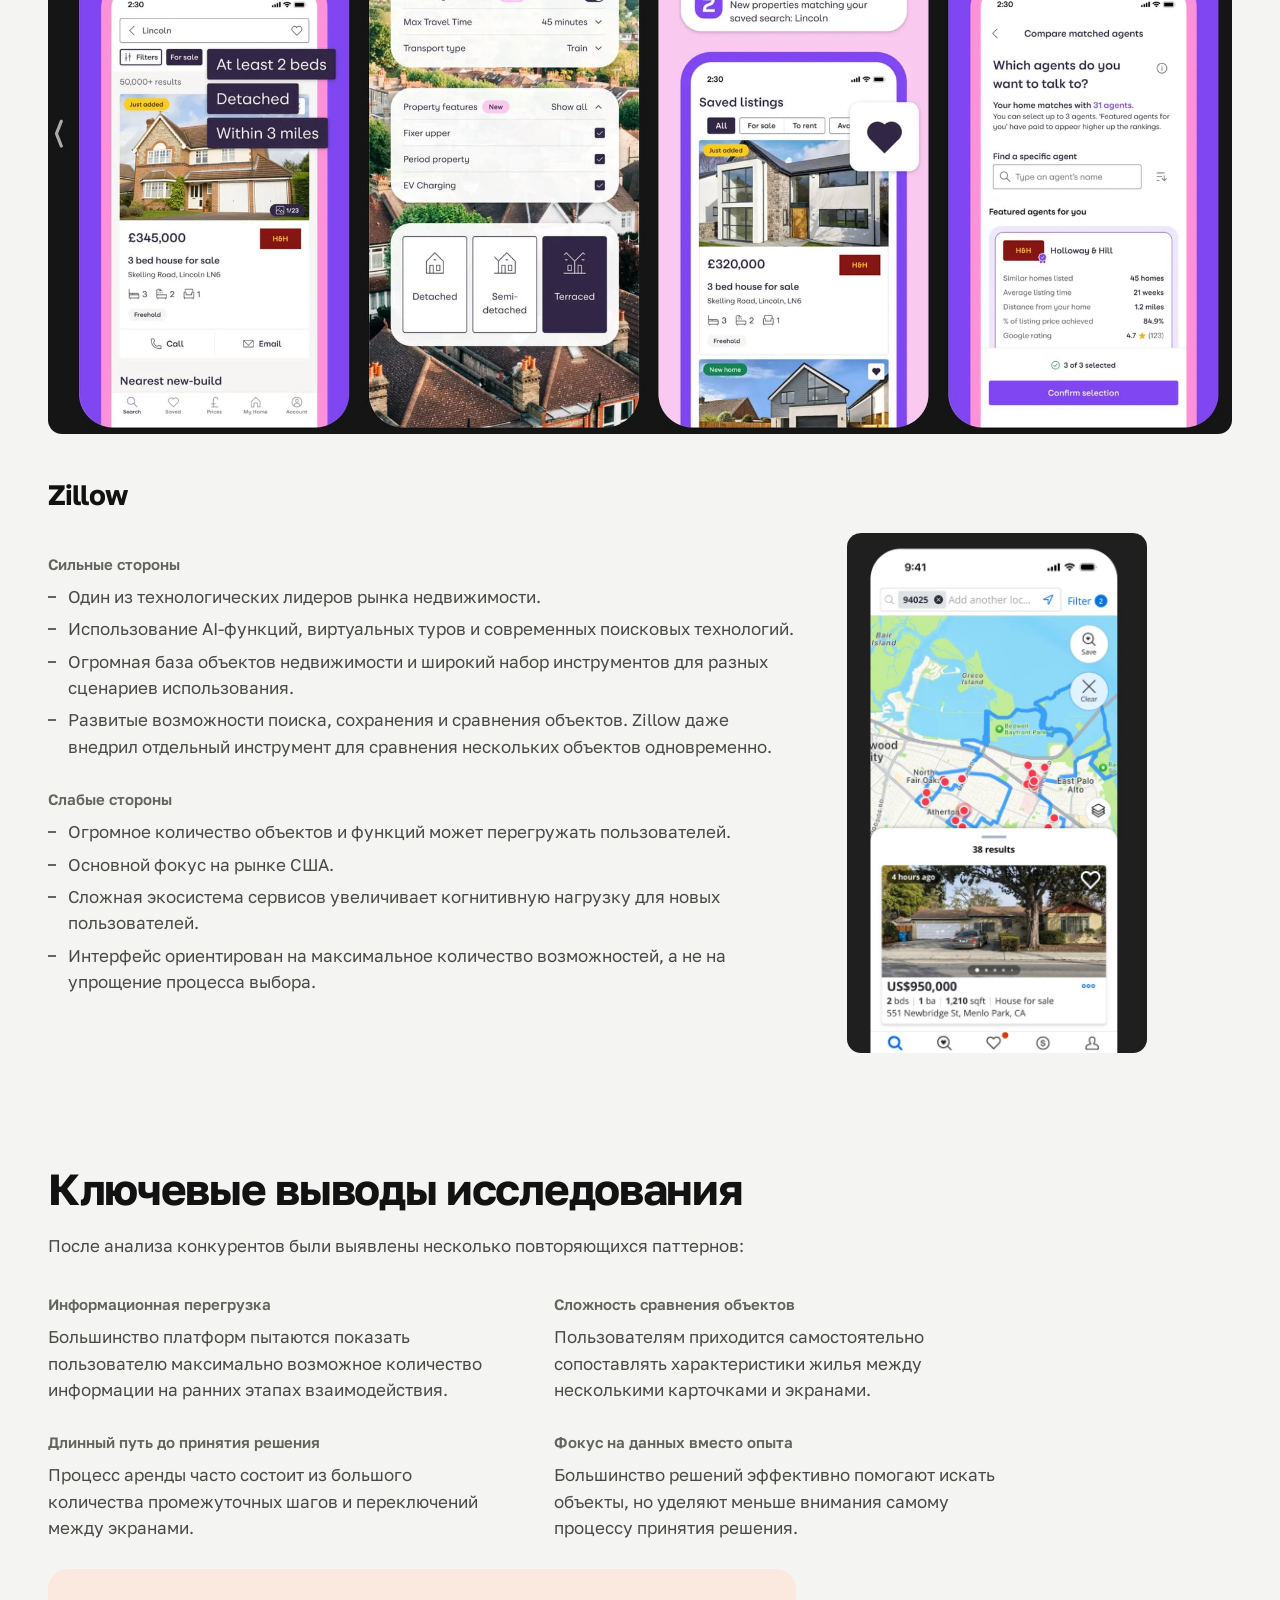
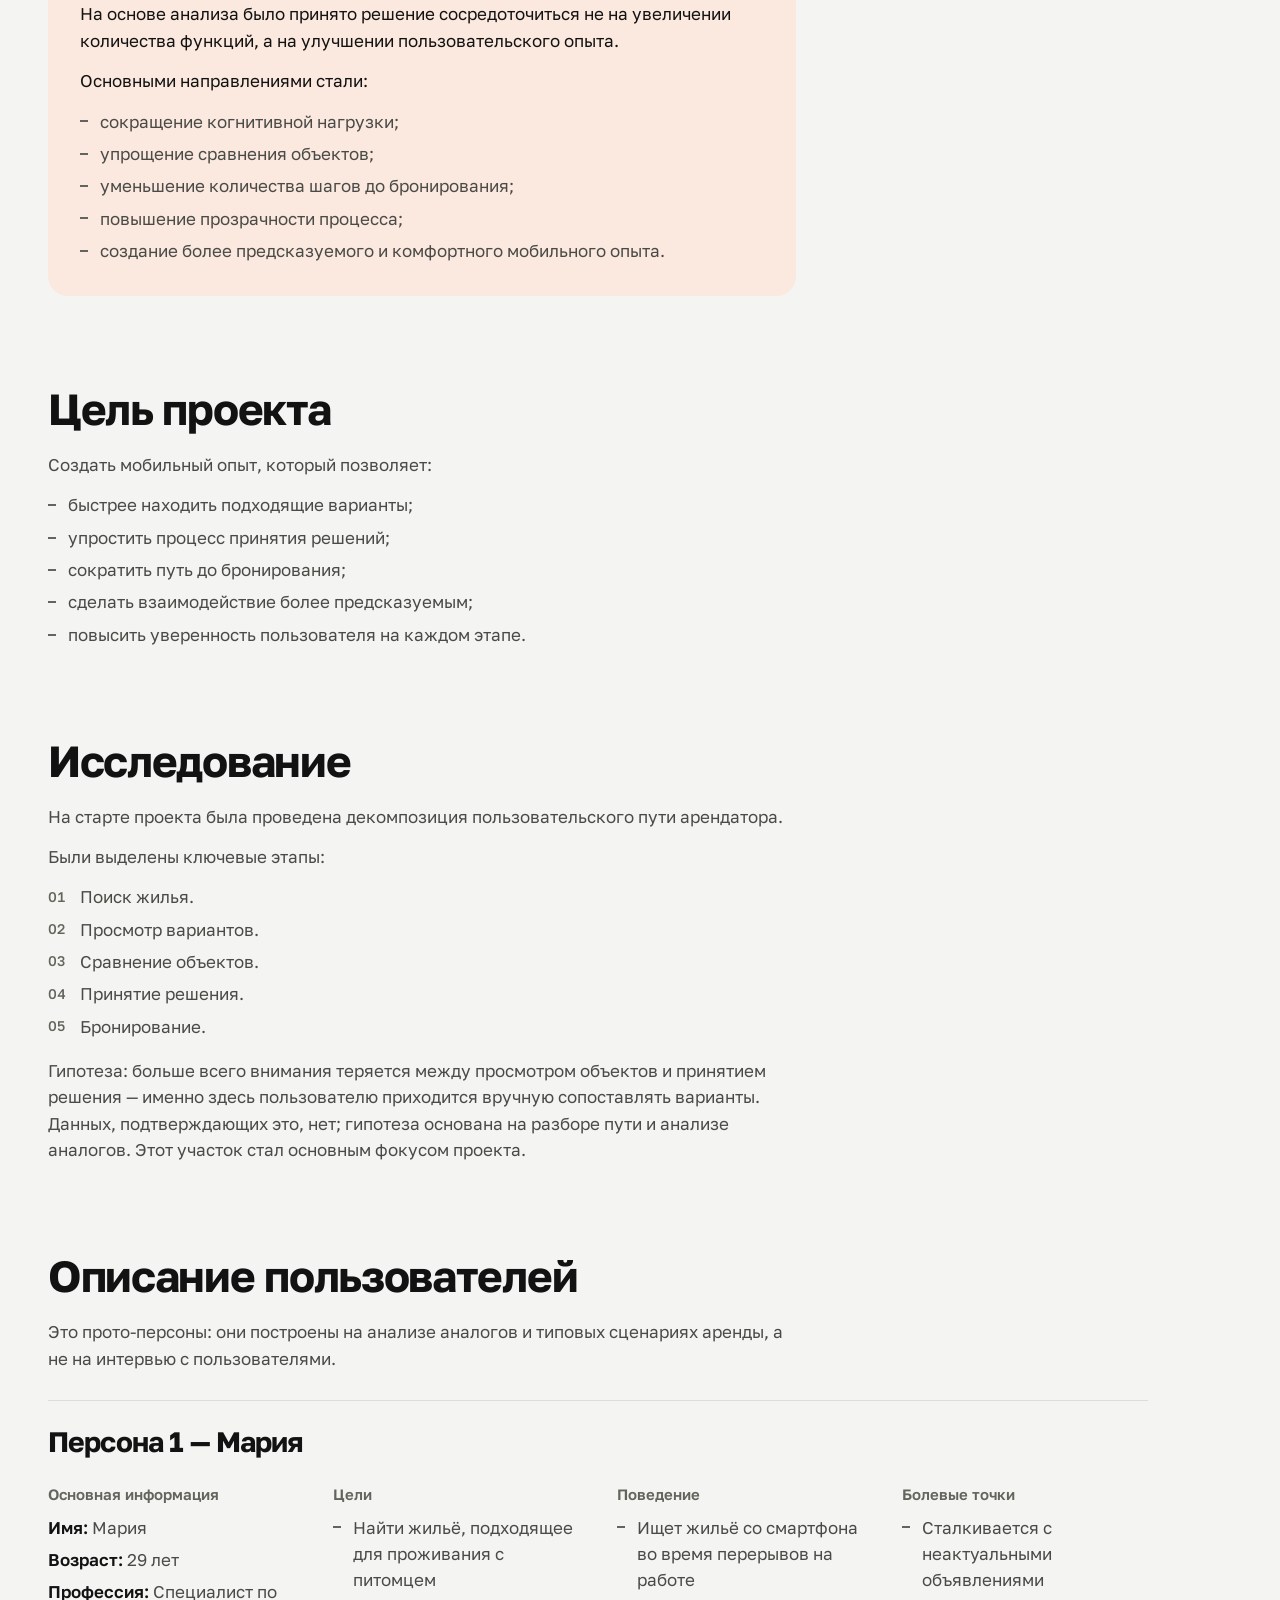
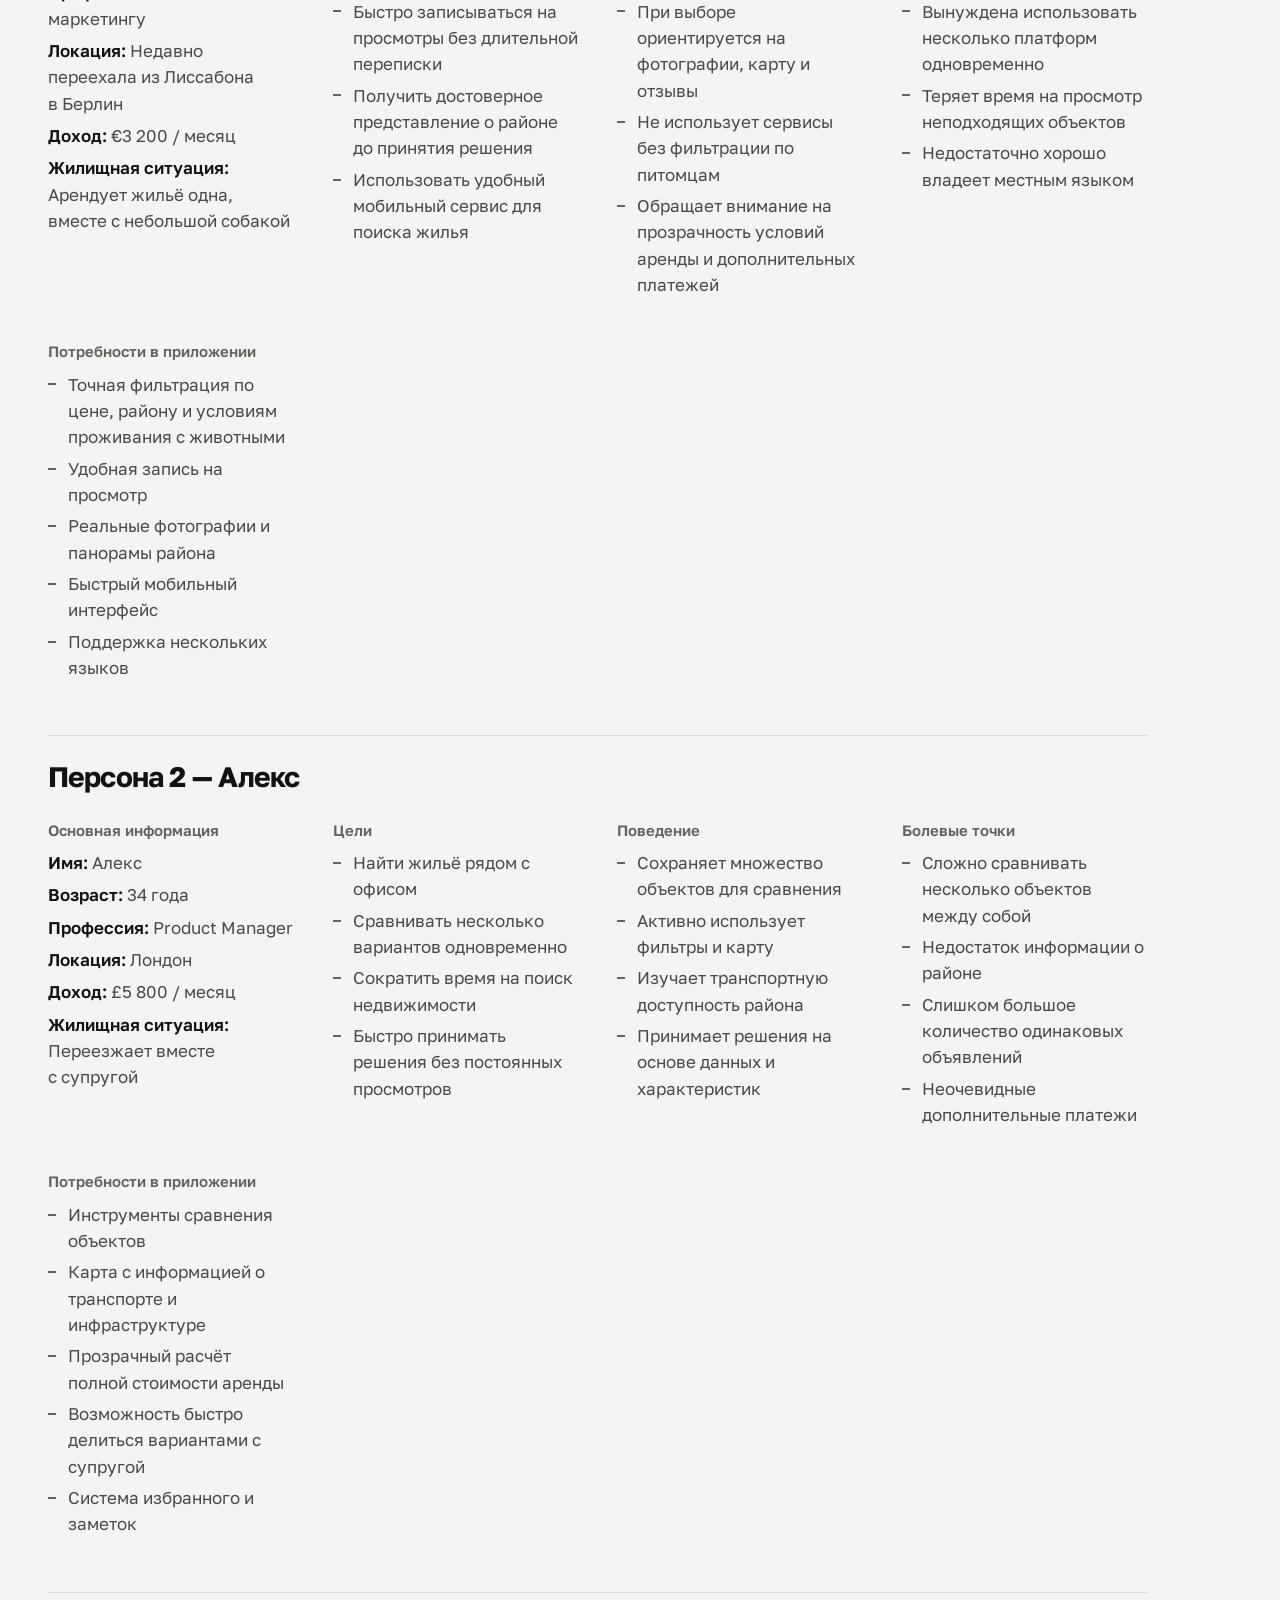
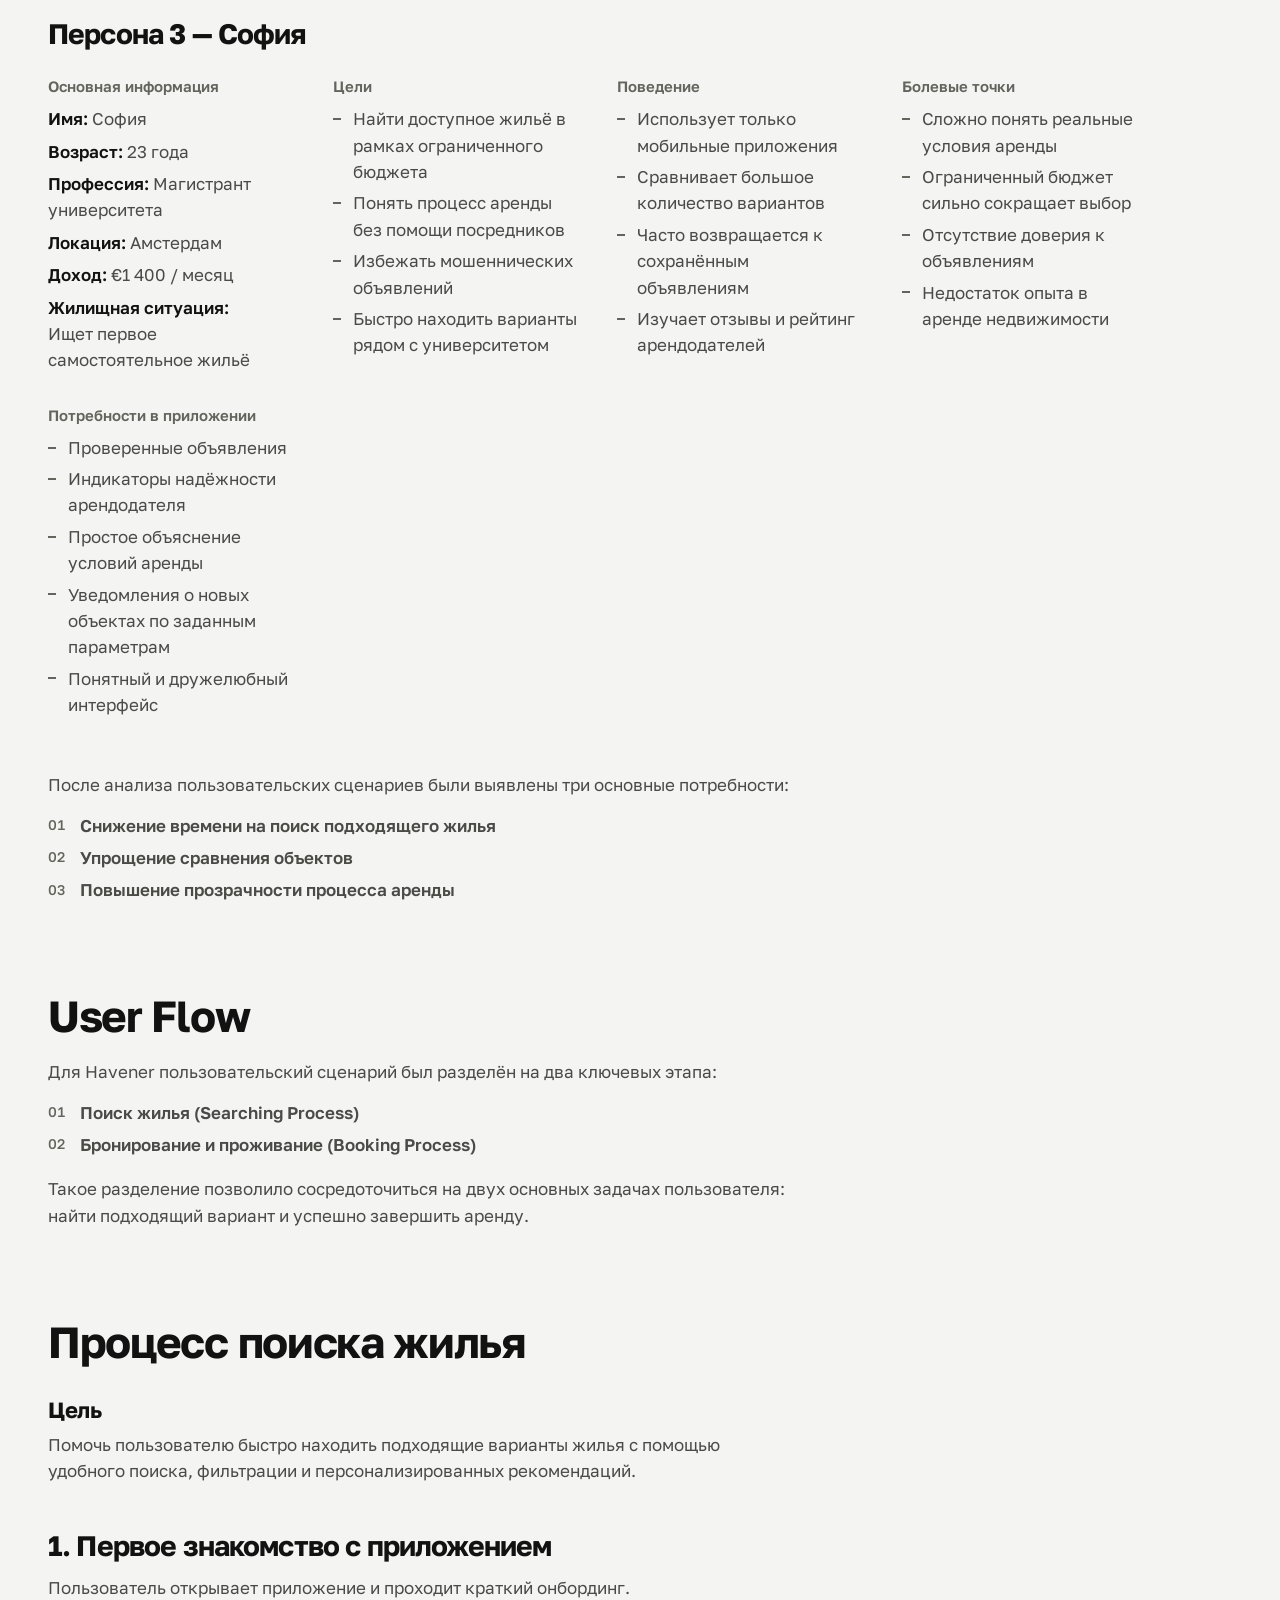
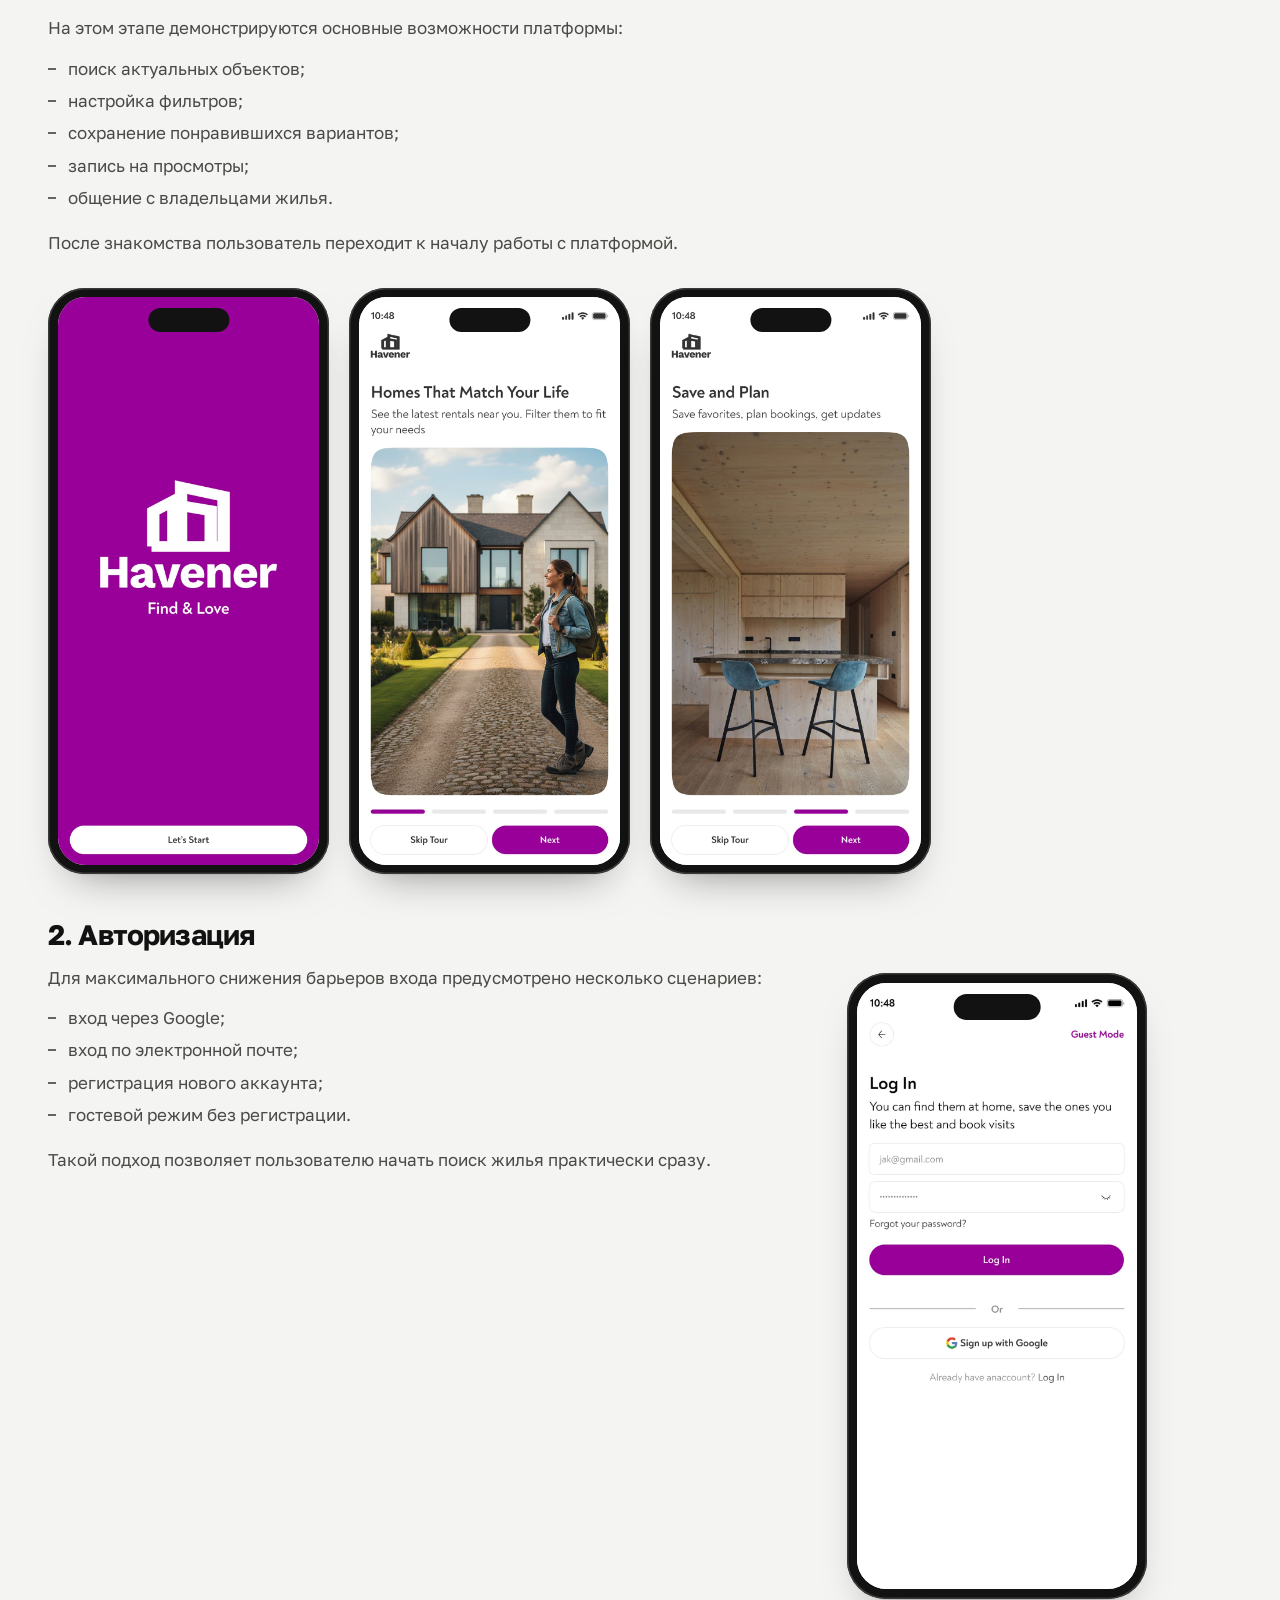
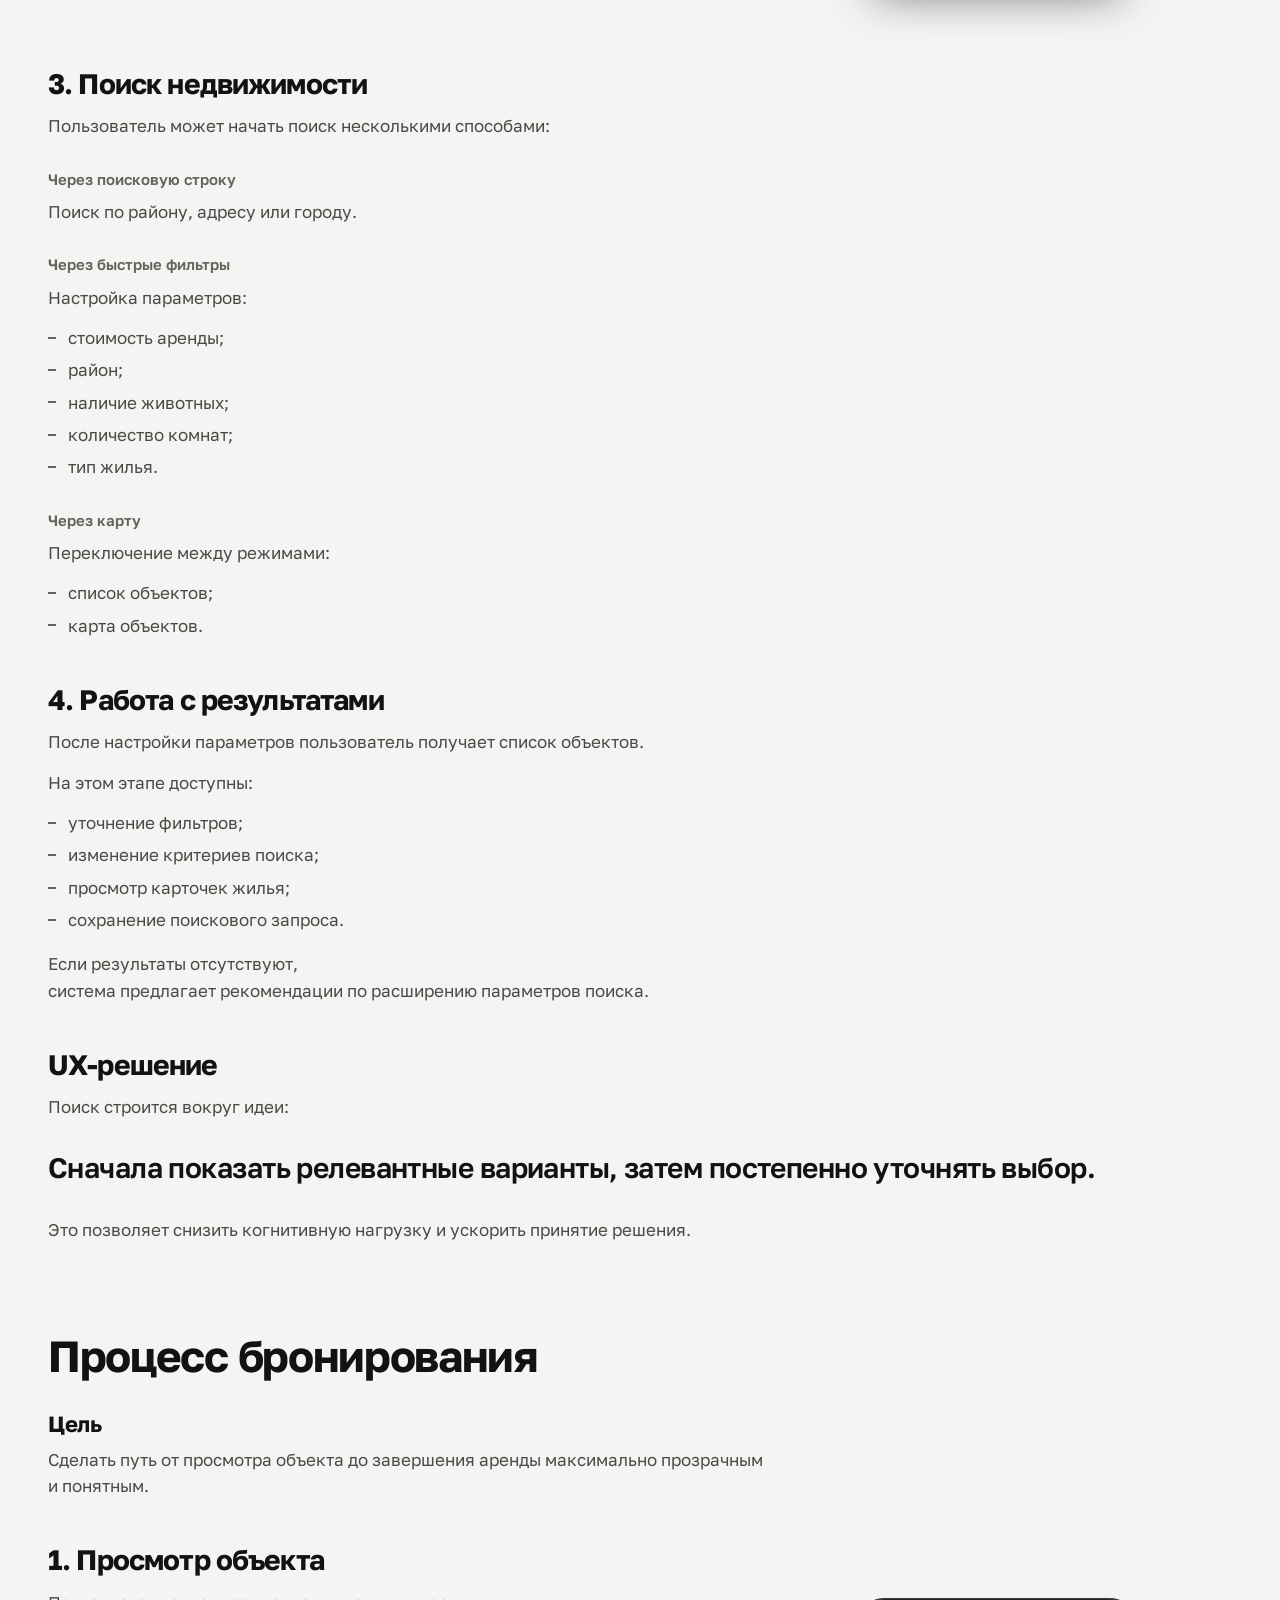
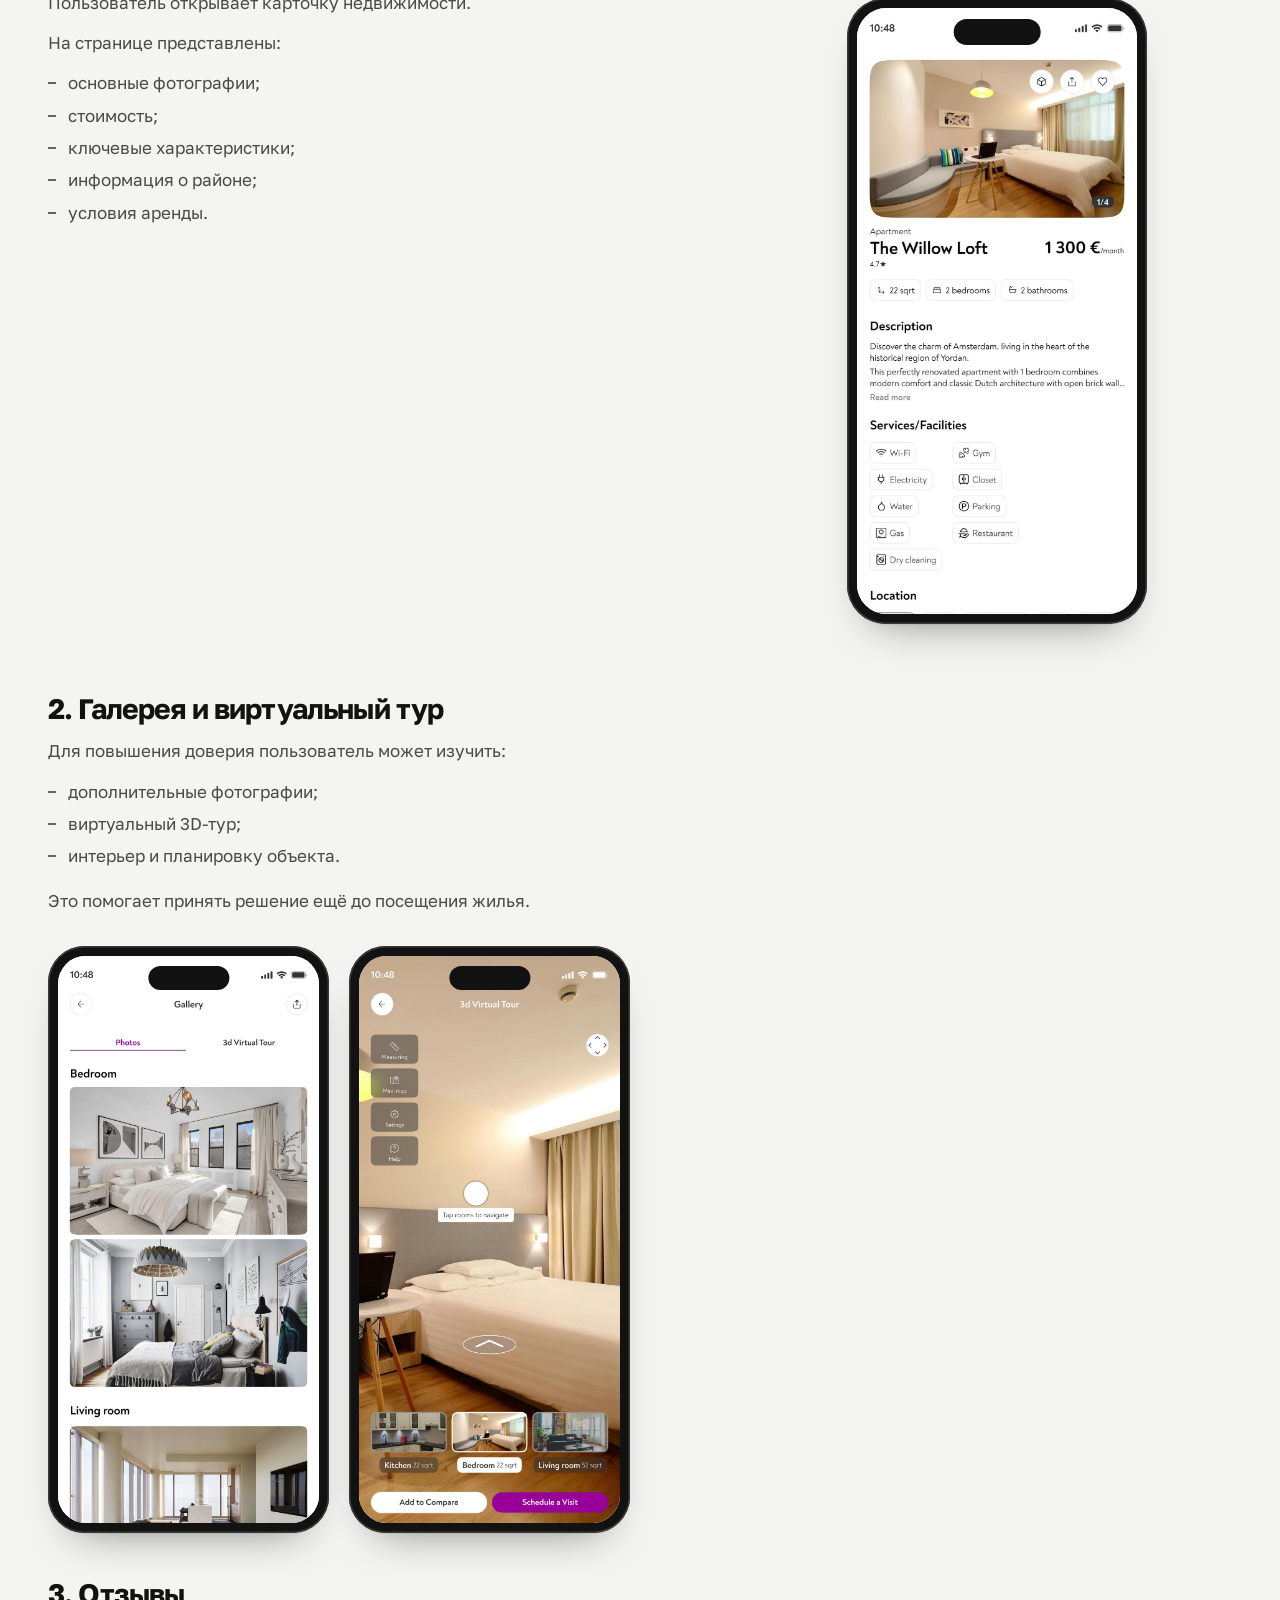
<file: cases/mobile-rental.html>
<!DOCTYPE html>
<html lang="ru">
<head>
<meta charset="utf-8">
<meta name="viewport" content="width=device-width, initial-scale=1">
<title>Mobile Rental Platform — Артем Мута</title>
<meta name="description" content="Havener — мобильная платформа для аренды жилья. Цель — упростить весь путь от поиска до бронирования для гостей и хозяев.">
<meta property="og:title" content="Mobile Rental Platform — кейс Артема Муты">
<meta property="og:description" content="Havener — мобильная платформа для аренды жилья. Цель — упростить весь путь от поиска до бронирования для гостей и хозяев.">
<meta property="og:type" content="article">
<meta property="og:url" content="https://artemmdesign.ru/cases/mobile-rental.html">
<meta property="og:image" content="https://artemmdesign.ru/assets/cases/mobile-rental/01-intro.jpg">
<link rel="canonical" href="https://artemmdesign.ru/cases/mobile-rental.html">
<link rel="preload" href="../assets/fonts/golos-cyrillic.woff2" as="font" type="font/woff2" crossorigin>
<link rel="preload" href="../assets/fonts/golos-latin.woff2" as="font" type="font/woff2" crossorigin>
<link rel="icon" href="../assets/favicon.svg" type="image/svg+xml">
<link rel="stylesheet" href="../assets/site.css">
</head>
<body>

<header class="nav">
  <div class="wrap">
    <a class="brand" href="../index.html" aria-label="Артем Мута — на главную">
      <span>Артем Мута</span>
    </a>
    <a class="btn btn--sm" href="mailto:artemdesigner.work@gmail.com">Написать <svg viewBox="0 0 16 16" fill="none" stroke="currentColor" stroke-width="1.6" stroke-linecap="round" stroke-linejoin="round" aria-hidden="true"><path d="M3 8h10M9 4l4 4-4 4"/></svg></a>
  </div>
</header>

<main id="top">
  <section class="cs-hero" aria-labelledby="cs-title">
    <div class="wrap">
      <div class="cs-hero__head">
        <div class="cs-hero__title">
          <a class="cs-back reveal" href="../index.html#projects" style="--i:0"><svg viewBox="0 0 16 16" fill="none" stroke="currentColor" stroke-width="1.6" stroke-linecap="round" stroke-linejoin="round" aria-hidden="true"><path d="M13 8H3M7 4 3 8l4 4"/></svg> Все проекты</a>
          <h1 id="cs-title" class="reveal" style="--i:1">Mobile Rental Platform</h1>
          <p class="lede reveal" style="--i:2">Havener — мобильная платформа для аренды жилья. Цель — упростить весь путь от поиска до бронирования для гостей и хозяев.</p>
        </div>
        <dl class="cs-meta reveal" style="--i:3">
          <div><dt>Роль</dt><dd>UX/UI Product Designer</dd></div>
          <div><dt>Платформа</dt><dd>Mobile app (iOS / Android)</dd></div>
          <div><dt>Фокус</dt><dd>UX, UI, Information Architecture, Visual Design</dd></div>
        </dl>
      </div>
      <figure class="cs-hero__media reveal" style="--i:2; --hero-ar:1.700">
        <img src="../assets/cases/mobile-rental/01-intro.jpg" width="1920" height="1081" alt="Обложка Havener: «Find your stay — faster, smarter, easier»" fetchpriority="high">
      </figure>
    </div>
  </section>

  <article class="cs-body">
    <div class="wrap">
      <div class="prose">
<h2>Контекст</h2>
<p>Рынок аренды жилья предлагает огромное количество вариантов, однако сам процесс поиска и бронирования часто остается сложным и фрагментированным.</p>
<p>Пользователям приходится переключаться между десятками объявлений, сравнивать характеристики вручную и проходить длинный путь до принятия решения.</p>
<p>Особенно заметна эта проблема на мобильных устройствах, где количество информации значительно превышает доступное пространство экрана.</p>
<h2>Проблема</h2>
<p>Большинство платформ строятся вокруг каталогов недвижимости.</p>
<p>Пользователь сталкивается с несколькими сложностями:</p>
<ul>
<li>перегруженные списки объектов;</li>
<li>сложный процесс сравнения вариантов;</li>
<li>избыток информации на ранних этапах;</li>
<li>большое количество шагов до бронирования;</li>
<li>отсутствие ощущения контроля над процессом.</li>
</ul>
<p>В результате поиск жилья превращается в длительный и утомительный процесс.</p>
<h2>Анализ конкурентов</h2>
<h3>Properstar</h3>
<h4>Сильные стороны</h4>
<ul>
<li>Международная платформа с более чем <strong>3 миллионами объектов недвижимости по всему миру</strong>. Properstar позиционируется как глобальный сервис поиска недвижимости.</li>
<li>Расширенная система фильтрации, включая такие параметры, как наличие балкона, бассейна, класс энергоэффективности и возможность проживания с животными.</li>
<li>Поддержка нескольких языков и международных рынков, что редко встречается среди специализированных сервисов недвижимости.</li>
</ul>
<h4>Слабые стороны</h4>
<ul>
<li>Более слабая узнаваемость бренда по сравнению с крупнейшими игроками рынка.</li>
<li>Ограниченное количество публичной информации о дополнительных сервисах, связанных с бронированием, оплатой и взаимодействием с арендодателями.</li>
<li>Интерфейс в большей степени ориентирован на поиск недвижимости, чем на построение полного пользовательского сценария аренды.</li>
</ul>
<figure class="fig fig--grid fig--n3 fig--strip reveal" style="--n:4;">
<div class="fig__cell"><div class="fig__tall fig__tall--fixed"><img src="../assets/cases/mobile-rental/02-image.jpg" width="900" height="1800" alt="Properstar: избранное" loading="lazy"></div></div>
<div class="fig__cell"><div class="fig__tall fig__tall--fixed"><img src="../assets/cases/mobile-rental/03-image.jpg" width="900" height="1800" alt="Properstar: запись на просмотр" loading="lazy"></div></div>
<div class="fig__cell"><div class="fig__tall fig__tall--fixed"><img src="../assets/cases/mobile-rental/04-image.jpg" width="900" height="1800" alt="Properstar: поиск по 50 странам" loading="lazy"></div></div>
</figure>
<h3>Trulia</h3>
<h4>Сильные стороны</h4>
<ul>
<li>Один из наиболее известных сервисов недвижимости в США с большой базой объектов.</li>
<li>Сильный акцент на контексте района: школы, транспорт, инфраструктура, безопасность и отзывы местных жителей.</li>
<li>Глубокая интеграция данных о районе, что помогает принимать решения не только по объекту, но и по окружающей среде.</li>
</ul>
<h4>Слабые стороны</h4>
<ul>
<li>Сервис практически полностью ориентирован на рынок США.</li>
<li>Большое количество данных о районе может создавать информационную перегрузку на ранних этапах поиска.</li>
<li>По моему разбору, фильтрация слабо покрывает нестандартные варианты жилья.</li>
</ul>
<h3>Zoopla</h3>
<h4>Сильные стороны</h4>
<ul>
<li>Один из крупнейших игроков на рынке Великобритании.</li>
<li>Предоставляет дополнительные аналитические инструменты: история продаж, оценка стоимости недвижимости, рыночные показатели.</li>
<li>По моему разбору, мобильное приложение проработано, а структура интерфейса понятна.</li>
<li>Развитые инструменты для агентств недвижимости и партнерских программ.</li>
</ul>
<h4>Слабые стороны</h4>
<ul>
<li>Ограниченность географией Великобритании.</li>
<li>По моему разбору, некоторых фильтров и критериев поиска не хватает.</li>
<li>Большой объем информации может усложнять процесс принятия решений.</li>
</ul>
<figure class="fig fig--grid fig--n4 fig--strip reveal" style="--n:4;">
<div class="fig__cell"><div class="fig__tall fig__tall--fixed"><img src="../assets/cases/mobile-rental/05-image.jpg" width="900" height="1948" alt="Trulia: карта района с локальной информацией" loading="lazy"></div></div>
<div class="fig__cell"><div class="fig__tall fig__tall--fixed"><img src="../assets/cases/mobile-rental/06-image.jpg" width="900" height="1948" alt="Trulia: настройка поиска на карте" loading="lazy"></div></div>
<div class="fig__cell"><div class="fig__tall fig__tall--fixed"><img src="../assets/cases/mobile-rental/07-image.jpg" width="900" height="1948" alt="Trulia: общие избранные" loading="lazy"></div></div>
<div class="fig__cell fig__cell--wide" style="grid-column:1/-1"><img src="../assets/cases/mobile-rental/08-image.jpg" width="2000" height="1017" alt="Zoopla: экраны поиска, фильтров и сохранённых запросов" loading="lazy"></div>
</figure>
<h3>Zillow</h3>
<div class="side"><div class="side__text">
<h4>Сильные стороны</h4>
<ul>
<li>Один из технологических лидеров рынка недвижимости.</li>
<li>Использование AI-функций, виртуальных туров и современных поисковых технологий.</li>
<li>Огромная база объектов недвижимости и широкий набор инструментов для разных сценариев использования.</li>
<li>Развитые возможности поиска, сохранения и сравнения объектов. Zillow даже внедрил отдельный инструмент для сравнения нескольких объектов одновременно.</li>
</ul>
<h4>Слабые стороны</h4>
<ul>
<li>Огромное количество объектов и функций может перегружать пользователей.</li>
<li>Основной фокус на рынке США.</li>
<li>Сложная экосистема сервисов увеличивает когнитивную нагрузку для новых пользователей.</li>
<li>Интерфейс ориентирован на максимальное количество возможностей, а не на упрощение процесса выбора.</li>
</ul>
</div>
<figure class="fig fig--grid fig--n1 fig--strip reveal" style="--n:1; max-width:300px">
<div class="fig__cell"><div class="fig__tall fig__tall--fixed"><img src="../assets/cases/mobile-rental/09-image.jpg" width="626" height="1180" alt="Zillow: карта с объектами" loading="lazy"></div></div>
</figure>
</div>
<h2>Ключевые выводы исследования</h2>
<p>После анализа конкурентов были выявлены несколько повторяющихся паттернов:</p>
<div class="cols">
<div><p class="label">Информационная перегрузка</p>
<p>Большинство платформ пытаются показать пользователю максимально возможное количество информации на ранних этапах взаимодействия.</p>
</div>
<div><p class="label">Сложность сравнения объектов</p>
<p>Пользователям приходится самостоятельно сопоставлять характеристики жилья между несколькими карточками и экранами.</p>
</div>
<div><p class="label">Длинный путь до принятия решения</p>
<p>Процесс аренды часто состоит из большого количества промежуточных шагов и переключений между экранами.</p>
</div>
<div><p class="label">Фокус на данных вместо опыта</p>
<p>Большинство решений эффективно помогают искать объекты, но уделяют меньше внимания самому процессу принятия решения.</p>
</div>
</div>
<div class="callout">
<p>На основе анализа было принято решение сосредоточиться не на увеличении количества функций, а на улучшении пользовательского опыта.</p>
<p>Основными направлениями стали:</p>
<ul>
<li>сокращение когнитивной нагрузки;</li>
<li>упрощение сравнения объектов;</li>
<li>уменьшение количества шагов до бронирования;</li>
<li>повышение прозрачности процесса;</li>
<li>создание более предсказуемого и комфортного мобильного опыта.</li>
</ul>
</div>
<h2>Цель проекта</h2>
<p>Создать мобильный опыт, который позволяет:</p>
<ul>
<li>быстрее находить подходящие варианты;</li>
<li>упростить процесс принятия решений;</li>
<li>сократить путь до бронирования;</li>
<li>сделать взаимодействие более предсказуемым;</li>
<li>повысить уверенность пользователя на каждом этапе.</li>
</ul>
<h2>Исследование</h2>
<p>На старте проекта была проведена декомпозиция пользовательского пути арендатора.</p>
<p>Были выделены ключевые этапы:</p>
<ol>
<li>Поиск жилья.</li>
<li>Просмотр вариантов.</li>
<li>Сравнение объектов.</li>
<li>Принятие решения.</li>
<li>Бронирование.</li>
</ol>
<p>Гипотеза: больше всего внимания теряется между просмотром объектов и принятием решения — именно здесь пользователю приходится вручную сопоставлять варианты. Данных, подтверждающих это, нет; гипотеза основана на разборе пути и анализе аналогов. Этот участок стал основным фокусом проекта.</p>
<h2>Описание пользователей</h2>
<p>Это прото-персоны: они построены на анализе аналогов и типовых сценариях аренды, а не на интервью с пользователями.</p>
<section class="persona"><h3>Персона 1 — Мария</h3><div class="persona__grid">
<div><p class="label">Основная информация</p>
<p><strong>Имя:</strong> Мария</p>
<p><strong>Возраст:</strong> 29 лет</p>
<p><strong>Профессия:</strong> Специалист по маркетингу</p>
<p><strong>Локация:</strong> Недавно переехала из Лиссабона в Берлин</p>
<p><strong>Доход:</strong> €3 200 / месяц</p>
<p><strong>Жилищная ситуация:</strong> Арендует жильё одна, вместе с небольшой собакой</p>
</div>
<div><p class="label">Цели</p>
<ul>
<li>Найти жильё, подходящее для проживания с питомцем</li>
<li>Быстро записываться на просмотры без длительной переписки</li>
<li>Получить достоверное представление о районе до принятия решения</li>
<li>Использовать удобный мобильный сервис для поиска жилья</li>
</ul>
</div>
<div><p class="label">Поведение</p>
<ul>
<li>Ищет жильё со смартфона во время перерывов на работе</li>
<li>При выборе ориентируется на фотографии, карту и отзывы</li>
<li>Не использует сервисы без фильтрации по питомцам</li>
<li>Обращает внимание на прозрачность условий аренды и дополнительных платежей</li>
</ul>
</div>
<div><p class="label">Болевые точки</p>
<ul>
<li>Сталкивается с неактуальными объявлениями</li>
<li>Вынуждена использовать несколько платформ одновременно</li>
<li>Теряет время на просмотр неподходящих объектов</li>
<li>Недостаточно хорошо владеет местным языком</li>
</ul>
</div>
<div><p class="label">Потребности в приложении</p>
<ul>
<li>Точная фильтрация по цене, району и условиям проживания с животными</li>
<li>Удобная запись на просмотр</li>
<li>Реальные фотографии и панорамы района</li>
<li>Быстрый мобильный интерфейс</li>
<li>Поддержка нескольких языков</li>
</ul>
</div>
</div>
</section>
<section class="persona"><h3>Персона 2 — Алекс</h3><div class="persona__grid">
<div><p class="label">Основная информация</p>
<p><strong>Имя:</strong> Алекс</p>
<p><strong>Возраст:</strong> 34 года</p>
<p><strong>Профессия:</strong> Product Manager</p>
<p><strong>Локация:</strong> Лондон</p>
<p><strong>Доход:</strong> £5 800 / месяц</p>
<p><strong>Жилищная ситуация:</strong> Переезжает вместе с супругой</p>
</div>
<div><p class="label">Цели</p>
<ul>
<li>Найти жильё рядом с офисом</li>
<li>Сравнивать несколько вариантов одновременно</li>
<li>Сократить время на поиск недвижимости</li>
<li>Быстро принимать решения без постоянных просмотров</li>
</ul>
</div>
<div><p class="label">Поведение</p>
<ul>
<li>Сохраняет множество объектов для сравнения</li>
<li>Активно использует фильтры и карту</li>
<li>Изучает транспортную доступность района</li>
<li>Принимает решения на основе данных и характеристик</li>
</ul>
</div>
<div><p class="label">Болевые точки</p>
<ul>
<li>Сложно сравнивать несколько объектов между собой</li>
<li>Недостаток информации о районе</li>
<li>Слишком большое количество одинаковых объявлений</li>
<li>Неочевидные дополнительные платежи</li>
</ul>
</div>
<div><p class="label">Потребности в приложении</p>
<ul>
<li>Инструменты сравнения объектов</li>
<li>Карта с информацией о транспорте и инфраструктуре</li>
<li>Прозрачный расчёт полной стоимости аренды</li>
<li>Возможность быстро делиться вариантами с супругой</li>
<li>Система избранного и заметок</li>
</ul>
</div>
</div>
</section>
<section class="persona"><h3>Персона 3 — София</h3><div class="persona__grid">
<div><p class="label">Основная информация</p>
<p><strong>Имя:</strong> София</p>
<p><strong>Возраст:</strong> 23 года</p>
<p><strong>Профессия:</strong> Магистрант университета</p>
<p><strong>Локация:</strong> Амстердам</p>
<p><strong>Доход:</strong> €1 400 / месяц</p>
<p><strong>Жилищная ситуация:</strong> Ищет первое самостоятельное жильё</p>
</div>
<div><p class="label">Цели</p>
<ul>
<li>Найти доступное жильё в рамках ограниченного бюджета</li>
<li>Понять процесс аренды без помощи посредников</li>
<li>Избежать мошеннических объявлений</li>
<li>Быстро находить варианты рядом с университетом</li>
</ul>
</div>
<div><p class="label">Поведение</p>
<ul>
<li>Использует только мобильные приложения</li>
<li>Сравнивает большое количество вариантов</li>
<li>Часто возвращается к сохранённым объявлениям</li>
<li>Изучает отзывы и рейтинг арендодателей</li>
</ul>
</div>
<div><p class="label">Болевые точки</p>
<ul>
<li>Сложно понять реальные условия аренды</li>
<li>Ограниченный бюджет сильно сокращает выбор</li>
<li>Отсутствие доверия к объявлениям</li>
<li>Недостаток опыта в аренде недвижимости</li>
</ul>
</div>
<div><p class="label">Потребности в приложении</p>
<ul>
<li>Проверенные объявления</li>
<li>Индикаторы надёжности арендодателя</li>
<li>Простое объяснение условий аренды</li>
<li>Уведомления о новых объектах по заданным параметрам</li>
<li>Понятный и дружелюбный интерфейс</li>
</ul>
</div>
</div>
</section>
<p>После анализа пользовательских сценариев были выявлены три основные потребности:</p>
<ol>
<li><strong>Снижение времени на поиск подходящего жилья</strong></li>
<li><strong>Упрощение сравнения объектов</strong></li>
<li><strong>Повышение прозрачности процесса аренды</strong></li>
</ol>
<h2>User Flow</h2>
<p>Для Havener пользовательский сценарий был разделён на два ключевых этапа:</p>
<ol>
<li><strong>Поиск жилья (Searching Process)</strong></li>
<li><strong>Бронирование и проживание (Booking Process)</strong></li>
</ol>
<p>Такое разделение позволило сосредоточиться на двух основных задачах пользователя: найти подходящий вариант и успешно завершить аренду.</p>
<h2>Процесс поиска жилья</h2>
<h3 class="subhead">Цель</h3>
<p>Помочь пользователю быстро находить подходящие варианты жилья с помощью удобного поиска, фильтрации и персонализированных рекомендаций.</p>
<h3>1. Первое знакомство с приложением</h3>
<p>Пользователь открывает приложение и проходит краткий онбординг.</p>
<p>На этом этапе демонстрируются основные возможности платформы:</p>
<ul>
<li>поиск актуальных объектов;</li>
<li>настройка фильтров;</li>
<li>сохранение понравившихся вариантов;</li>
<li>запись на просмотры;</li>
<li>общение с владельцами жилья.</li>
</ul>
<p>После знакомства пользователь переходит к началу работы с платформой.</p>
<figure class="fig fig--grid fig--n3 reveal" style="--n:4;">
<div class="fig__cell"><div class="device device--phone"><div class="device__screen"><img src="../assets/cases/mobile-rental/10-splash.jpg" width="900" height="1955" alt="Экран запуска Havener" loading="lazy"></div></div></div>
<div class="fig__cell"><div class="device device--phone"><div class="device__screen"><img src="../assets/cases/mobile-rental/11-onboarding1.jpg" width="900" height="1955" alt="Онбординг: «Homes That Match Your Life»" loading="lazy"></div></div></div>
<div class="fig__cell"><div class="device device--phone"><div class="device__screen"><img src="../assets/cases/mobile-rental/12-onboarding.jpg" width="900" height="1955" alt="Онбординг: «Save and Plan»" loading="lazy"></div></div></div>
</figure>
<h3>2. Авторизация</h3>
<div class="side"><div class="side__text">
<p>Для максимального снижения барьеров входа предусмотрено несколько сценариев:</p>
<ul>
<li>вход через Google;</li>
<li>вход по электронной почте;</li>
<li>регистрация нового аккаунта;</li>
<li>гостевой режим без регистрации.</li>
</ul>
<p>Такой подход позволяет пользователю начать поиск жилья практически сразу.</p>
</div>
<figure class="fig fig--grid fig--n1 reveal" style="--n:1; max-width:300px">
<div class="fig__cell"><div class="device device--phone"><div class="device__screen"><img src="../assets/cases/mobile-rental/13-log_in.jpg" width="900" height="1955" alt="Вход: email, Google, гостевой режим" loading="lazy"></div></div></div>
</figure>
</div>
<h3>3. Поиск недвижимости</h3>
<p>Пользователь может начать поиск несколькими способами:</p>
<h4>Через поисковую строку</h4>
<p>Поиск по району, адресу или городу.</p>
<h4>Через быстрые фильтры</h4>
<p>Настройка параметров:</p>
<ul>
<li>стоимость аренды;</li>
<li>район;</li>
<li>наличие животных;</li>
<li>количество комнат;</li>
<li>тип жилья.</li>
</ul>
<h4>Через карту</h4>
<p>Переключение между режимами:</p>
<ul>
<li>список объектов;</li>
<li>карта объектов.</li>
</ul>
<h3>4. Работа с результатами</h3>
<p>После настройки параметров пользователь получает список объектов.</p>
<p>На этом этапе доступны:</p>
<ul>
<li>уточнение фильтров;</li>
<li>изменение критериев поиска;</li>
<li>просмотр карточек жилья;</li>
<li>сохранение поискового запроса.</li>
</ul>
<p>Если результаты отсутствуют,<br>система предлагает рекомендации по расширению параметров поиска.</p>
<h3>UX-решение</h3>
<p>Поиск строится вокруг идеи:</p>
<blockquote><p>Сначала показать релевантные варианты, затем постепенно уточнять выбор.</p></blockquote>
<p>Это позволяет снизить когнитивную нагрузку и ускорить принятие решения.</p>
<h2>Процесс бронирования</h2>
<h3 class="subhead">Цель</h3>
<p>Сделать путь от просмотра объекта до завершения аренды максимально прозрачным и понятным.</p>
<h3>1. Просмотр объекта</h3>
<div class="side"><div class="side__text">
<p>Пользователь открывает карточку недвижимости.</p>
<p>На странице представлены:</p>
<ul>
<li>основные фотографии;</li>
<li>стоимость;</li>
<li>ключевые характеристики;</li>
<li>информация о районе;</li>
<li>условия аренды.</li>
</ul>
</div>
<figure class="fig fig--grid fig--n1 reveal" style="--n:1; max-width:300px">
<div class="fig__cell"><div class="device device--phone"><div class="device__screen"><img src="../assets/cases/mobile-rental/14-property_detailed_full.jpg" width="900" height="8517" alt="Полная карточка объекта (длинный экран)" loading="lazy"></div></div></div>
</figure>
</div>
<h3>2. Галерея и виртуальный тур</h3>
<p>Для повышения доверия пользователь может изучить:</p>
<ul>
<li>дополнительные фотографии;</li>
<li>виртуальный 3D-тур;</li>
<li>интерьер и планировку объекта.</li>
</ul>
<p>Это помогает принять решение ещё до посещения жилья.</p>
<figure class="fig fig--grid fig--n2 reveal" style="--n:4;">
<div class="fig__cell"><div class="device device--phone"><div class="device__screen"><img src="../assets/cases/mobile-rental/15-gallery.jpg" width="900" height="1955" alt="Галерея фотографий объекта" loading="lazy"></div></div></div>
<div class="fig__cell"><div class="device device--phone"><div class="device__screen"><img src="../assets/cases/mobile-rental/16-360_view.jpg" width="900" height="1955" alt="Виртуальный 3D-тур по объекту" loading="lazy"></div></div></div>
</figure>
<h3>3. Отзывы</h3>
<p>Перед бронированием пользователь может ознакомиться с отзывами.</p>
<p>Доступны:</p>
<ul>
<li>общий рейтинг;</li>
<li>список всех отзывов;</li>
<li>подробная информация об арендодателе.</li>
</ul>
<p>Также можно изучить историю предыдущих отзывов о владельце жилья.</p>
<figure class="fig fig--grid fig--n2 reveal" style="--n:4;">
<div class="fig__cell"><div class="device device--phone"><div class="device__screen"><img src="../assets/cases/mobile-rental/17-all_reviews.jpg" width="900" height="1955" alt="Все отзывы об объекте" loading="lazy"></div></div></div>
<div class="fig__cell"><div class="device device--phone"><div class="device__screen"><img src="../assets/cases/mobile-rental/18-reviews-1.jpg" width="900" height="1955" alt="Отзывы: фильтр по оценке" loading="lazy"></div></div></div>
</figure>
<h3>4. Запрос на бронирование</h3>
<div class="side"><div class="side__text">
<p>После изучения объекта пользователь может:</p>
<ul>
<li>связаться с владельцем;</li>
<li>назначить просмотр;</li>
<li>отправить заявку на бронирование.</li>
</ul>
</div>
<figure class="fig fig--grid fig--n1 reveal" style="--n:1; max-width:300px">
<div class="fig__cell"><div class="device device--phone"><div class="device__screen"><img src="../assets/cases/mobile-rental/19-all_reviews-previous_reviews.jpg" width="900" height="1955" alt="Предыдущие отзывы об арендодателе: рейтинг 4.8, 200 отзывов" loading="lazy"></div></div></div>
</figure>
</div>
<h3>5. Подтверждение бронирования</h3>
<p>Если платёж проходит успешно:</p>
<ul>
<li>бронирование подтверждается;</li>
<li>объект появляется в разделе предстоящих поездок.</li>
</ul>
<p>Если платёж отклонён:</p>
<ul>
<li>пользователь получает уведомление;</li>
<li>предлагается изменить способ оплаты.</li>
</ul>
<figure class="fig fig--grid fig--n4 reveal" style="--n:4;">
<div class="fig__cell"><div class="device device--phone"><div class="device__screen"><img src="../assets/cases/mobile-rental/20-Active.jpg" width="900" height="1955" alt="Активное бронирование: «Enjoy Your Stay»" loading="lazy"></div></div></div>
<div class="fig__cell"><div class="device device--phone"><div class="device__screen"><img src="../assets/cases/mobile-rental/21-Booking_Confirmed.jpg" width="900" height="1955" alt="Подтверждение бронирования" loading="lazy"></div></div></div>
<div class="fig__cell"><div class="device device--phone"><div class="device__screen"><img src="../assets/cases/mobile-rental/22-Upcoming_stay.jpg" width="900" height="1955" alt="Предстоящее проживание: детали бронирования" loading="lazy"></div></div></div>
<div class="fig__cell"><div class="device device--phone"><div class="device__screen"><img src="../assets/cases/mobile-rental/23-Thanks_for_staying_.jpg" width="900" height="1955" alt="Завершение проживания: «Thanks for Staying»" loading="lazy"></div></div></div>
</figure>
<h3>6. Предстоящее проживание</h3>
<p>До начала аренды пользователь может:</p>
<ul>
<li>просматривать детали бронирования;</li>
<li>получать уведомления;</li>
<li>связываться с владельцем.</li>
</ul>
<h3>7. Активное проживание</h3>
<p>Во время проживания доступны дополнительные действия:</p>
<ul>
<li>связаться с владельцем;</li>
<li>продлить аренду;</li>
<li>сообщить о проблеме;</li>
<li>получить поддержку.</li>
</ul>
<figure class="fig fig--grid fig--n4 reveal" style="--n:4;">
<div class="fig__cell"><div class="device device--phone"><div class="device__screen"><img src="../assets/cases/mobile-rental/24-issue.jpg" width="900" height="1955" alt="Сообщить о проблеме" loading="lazy"></div></div></div>
<div class="fig__cell"><div class="device device--phone"><div class="device__screen"><img src="../assets/cases/mobile-rental/25-contact_host.jpg" width="900" height="1955" alt="Чат с владельцем" loading="lazy"></div></div></div>
<div class="fig__cell"><div class="device device--phone"><div class="device__screen"><img src="../assets/cases/mobile-rental/26-Rate_Solution.jpg" width="900" height="1955" alt="Оценка решения проблемы" loading="lazy"></div></div></div>
<div class="fig__cell"><div class="device device--phone"><div class="device__screen"><img src="../assets/cases/mobile-rental/27-Resolution_Summary.jpg" width="900" height="1955" alt="Проблема решена: сводка" loading="lazy"></div></div></div>
</figure>
<h3>8. Завершение аренды</h3>
<p>После завершения проживания пользователь может:</p>
<ul>
<li>оставить отзыв;</li>
<li>сохранить объект в избранное;</li>
<li>повторно забронировать жильё.</li>
</ul>
<figure class="fig fig--grid fig--n7 reveal" style="--n:4;">
<div class="fig__cell"><div class="device device--phone"><div class="device__screen"><img src="../assets/cases/mobile-rental/28-account.jpg" width="900" height="1955" alt="Профиль и настройки аккаунта" loading="lazy"></div></div></div>
<div class="fig__cell"><div class="device device--phone"><div class="device__screen"><img src="../assets/cases/mobile-rental/29-favorites-3.jpg" width="900" height="1955" alt="Сравнение двух объектов" loading="lazy"></div></div></div>
<div class="fig__cell"><div class="device device--phone"><div class="device__screen"><img src="../assets/cases/mobile-rental/30-favorites.jpg" width="900" height="1955" alt="Избранное: пустое состояние" loading="lazy"></div></div></div>
<div class="fig__cell"><div class="device device--phone"><div class="device__screen"><img src="../assets/cases/mobile-rental/31-feedback.jpg" width="900" height="1955" alt="Отзыв отправлен" loading="lazy"></div></div></div>
<div class="fig__cell"><div class="device device--phone"><div class="device__screen"><img src="../assets/cases/mobile-rental/32-favorites-1.jpg" width="900" height="1955" alt="Избранное: список объектов" loading="lazy"></div></div></div>
<div class="fig__cell"><div class="device device--phone"><div class="device__screen"><img src="../assets/cases/mobile-rental/33-add_review-1.jpg" width="900" height="1955" alt="Добавить отзыв: оценка" loading="lazy"></div></div></div>
<div class="fig__cell"><div class="device device--phone"><div class="device__screen"><img src="../assets/cases/mobile-rental/34-favorites-2.jpg" width="900" height="1955" alt="Избранное с выбором для сравнения" loading="lazy"></div></div></div>
</figure>
<h2>Основные UX-принципы</h2>
<p>На основе пользовательского сценария были сформированы четыре ключевых принципа продукта:</p>
<div class="cols">
<div><p class="label">Быстрый старт</p>
<p>Поиск жилья начинается без лишних действий благодаря гостевому режиму и упрощённой регистрации.</p>
</div>
<div><p class="label">Гибкий поиск</p>
<p>Пользователь может искать жильё через карту, фильтры или текстовый запрос.</p>
</div>
<div><p class="label">Прозрачное бронирование</p>
<p>На каждом этапе пользователь понимает текущее состояние процесса и дальнейшие действия.</p>
</div>
<div><p class="label">Поддержка полного цикла аренды</p>
<p>Платформа сопровождает пользователя не только до момента бронирования, но и во время проживания и после его завершения.</p>
</div>
</div>
<h2>Дизайн-подход</h2>
<h3>Simplicity Over Complexity</h3>
<p>Вместо демонстрации всех возможностей продукта одновременно интерфейс строится вокруг последовательного раскрытия информации.</p>
<p>Пользователь получает только те данные, которые необходимы в текущий момент времени.</p>
<p>Это снижает когнитивную нагрузку и ускоряет принятие решений.</p>
<figure class="fig fig--grid fig--n2 fig--pages reveal" style="--n:2;">
<div class="fig__cell" style="grid-column:1/-1"><img src="../assets/cases/mobile-rental/35-63c2a72c-0b5f-4c12-9b06-5271f0bee0d8.jpg" width="2000" height="1123" alt="Adding Made Effortless: сценарий добавления объекта владельцем" loading="lazy"></div>
<div class="fig__cell"><div class="fig__tall"><img src="../assets/cases/mobile-rental/36-home_screen.jpg" width="900" height="1470" alt="Главный экран приложения на телефоне" loading="lazy"></div></div>
</figure>
<h2>Информационная архитектура</h2>
<p>Одной из главных задач стало построение понятной структуры продукта.</p>
<p>Была сформирована система, которая объединяет:</p>
<ul>
<li>поиск объектов;</li>
<li>фильтрацию;</li>
<li>просмотр карточек;</li>
</ul>
<p>Каждый сценарий логически связан со следующим и поддерживает непрерывный пользовательский поток.</p>
<figure class="fig fig--grid fig--n5 reveal" style="--n:4;">
<div class="fig__cell"><div class="device device--phone"><div class="device__screen"><img src="../assets/cases/mobile-rental/37-recent_serch.jpg" width="900" height="1955" alt="Поиск: недавние запросы" loading="lazy"></div></div></div>
<div class="fig__cell"><div class="device device--phone"><div class="device__screen"><img src="../assets/cases/mobile-rental/38-Map.jpg" width="880" height="1912" alt="Режим карты с ценами объектов" loading="lazy"></div></div></div>
<div class="fig__cell"><div class="device device--phone"><div class="device__screen"><img src="../assets/cases/mobile-rental/39-recent_serch-1.jpg" width="900" height="1955" alt="Поиск: сохранённые запросы" loading="lazy"></div></div></div>
<div class="fig__cell"><div class="device device--phone"><div class="device__screen"><img src="../assets/cases/mobile-rental/40-notification-list.jpg" width="900" height="1955" alt="Уведомления с фильтром" loading="lazy"></div></div></div>
<div class="fig__cell"><div class="device device--phone"><div class="device__screen"><img src="../assets/cases/mobile-rental/41-filter.jpg" width="900" height="1955" alt="Фильтры: тип жилья, цена, отзывы, локация" loading="lazy"></div></div></div>
</figure>
<h2>Главный экран</h2>
<div class="side"><div class="side__text">
<p>Главный экран выступает точкой входа в продукт.</p>
<p>Основная задача — помочь пользователю быстро сформулировать запрос и перейти к поиску жилья.</p>
<p>Приоритет был отдан:</p>
<ul>
<li>понятной структуре;</li>
<li>крупным действиям;</li>
<li>быстрому старту поиска.</li>
</ul>
</div>
<figure class="fig fig--grid fig--n1 reveal" style="--n:1; max-width:300px">
<div class="fig__cell"><div class="device device--phone"><div class="device__screen"><img src="../assets/cases/mobile-rental/42-home.jpg" width="900" height="1955" alt="Главный экран: быстрые категории и недавние поиски" loading="lazy"></div></div></div>
</figure>
</div>
<h2>Каталог объектов</h2>
<div class="side"><div class="side__text">
<p>Каталог был спроектирован как инструмент принятия решений, а не просто список объявлений.</p>
<p>Каждая карточка содержит только наиболее важную информацию:</p>
<ul>
<li>стоимость;</li>
<li>расположение;</li>
<li>рейтинг;</li>
<li>фотографии;</li>
<li>ключевые характеристики.</li>
</ul>
<p>Такой подход позволяет быстрее оценивать варианты и сокращает время на просмотр.</p>
</div>
<figure class="fig fig--grid fig--n1 reveal" style="--n:1; max-width:300px">
<div class="fig__cell"><div class="device device--phone"><div class="device__screen"><img src="../assets/cases/mobile-rental/43-db37d91d-88ea-4c88-8c42-44cded60c339.jpg" width="880" height="3338" alt="Каталог объектов (длинный экран)" loading="lazy"></div></div></div>
</figure>
</div>
<h2>Визуальная система</h2>
<p>Визуальный язык проекта строится вокруг ощущения простоты, надежности и комфорта.</p>
<p>Основные характеристики:</p>
<ul>
<li>минималистичный интерфейс;</li>
<li>спокойная цветовая палитра;</li>
<li>акцент на контенте;</li>
<li>крупная типографика;</li>
<li>высокая читаемость.</li>
</ul>
<p>Главным визуальным элементом становятся сами объекты недвижимости и контекст их использования.</p>
<h2>Дизайн-система</h2>
<p>Для обеспечения консистентности интерфейса была сформирована базовая дизайн-система.</p>
<p>Она включает:</p>
<ul>
<li>типографическую шкалу;</li>
<li>систему цветов;</li>
<li>набор компонентов;</li>
<li>правила построения экранов;</li>
<li>состояния интерфейса.</li>
</ul>
<p>Это позволяет масштабировать продукт и поддерживать единый пользовательский опыт.</p>
<figure class="fig fig--grid fig--n1 fig--pages reveal" style="--n:1; max-width:760px">
<div class="fig__cell"><div class="fig__tall"><img src="../assets/cases/mobile-rental/44-visual_style_2.jpg" width="900" height="3067" alt="Визуальная система: цвета, типографика, компоненты" loading="lazy"></div></div>
</figure>
<div class="cs-result">
<h2>Результат</h2>
<p>Пользовательский путь сведён к двум чётко разделённым этапам — поиску и бронированию — вместо единого перегруженного сценария, характерного для Zillow или Trulia.</p>
<p>Ключевое решение основано на гипотезе из разбора пути: больше всего внимания, вероятно, теряется между просмотром объекта и принятием решения. Именно этот участок получил наибольшую детализацию — галерея, 3D-тур, отзывы и история арендодателя доступны прямо на карточке объекта, без перехода на отдельные экраны.</p>
<p>Гостевой режим и вход в один клик рассчитаны на то, чтобы снять барьер входа до начала поиска. Дизайн-система, выстроенная поверх этого флоу, делает решение воспроизводимым для новых экранов, а не разовым макетом.</p>
<p>Это концепт без реальных пользователей: решения — гипотезы, а не проверенные результаты.</p>
<div class="cols">
<div><p class="label">Что бы проверил первым</p>
<ol>
<li>Где пользователи реально бросают выбор — 5 интервью с людьми, которые арендовали жильё за последние полгода.</li>
<li>Используют ли сравнение объектов — юзабилити-тест прототипа.</li>
<li>Снижает ли гостевой режим барьер входа или только откладывает регистрацию.</li>
</ol>
</div>
<div><p class="label">Как бы мерил успех</p>
<ul>
<li>Время от первого поиска до заявки на бронирование</li>
<li>Доля сессий, где использовалось сравнение</li>
<li>Конверсия из просмотра карточки в заявку</li>
</ul>
</div>
</div>
</div>
      </div>
    </div>
  </article>

  <nav class="cs-next" aria-label="Другие проекты">
    <div class="wrap">
      <div class="cs-next__grid">
        <a class="cs-next__link cs-next__link--prev" href="odix.html">
          <span><svg viewBox="0 0 16 16" fill="none" stroke="currentColor" stroke-width="1.6" stroke-linecap="round" stroke-linejoin="round" aria-hidden="true"><path d="M13 8H3M7 4 3 8l4 4"/></svg> Предыдущий проект</span>
          <strong>Review Management Platform</strong>
          <img src="../assets/cases/odix/01-cover.jpg" alt="" loading="lazy">
        </a>
        <a class="cs-next__link" href="saas-subscription.html">
          <span>Следующий проект <svg viewBox="0 0 16 16" fill="none" stroke="currentColor" stroke-width="1.6" stroke-linecap="round" stroke-linejoin="round" aria-hidden="true"><path d="M3 8h10M9 4l4 4-4 4"/></svg></span>
          <strong>SaaS Subscription Platform</strong>
          <img src="../assets/web/saas-subscription.jpg" alt="" loading="lazy">
        </a>
      </div>
      <div class="cs-contact">
        <p>Ищу проекты, связанные с проектированием цифровых продуктов</p>
        <div>
          <a class="btn btn--light" href="mailto:artemdesigner.work@gmail.com">Написать на почту</a>
          <a class="btn btn--outline-light" href="https://t.me/Artfreelancer" target="_blank" rel="noopener">Telegram</a>
        </div>
      </div>
    </div>
  </nav>
</main>

<footer class="footer">
  <div class="wrap">
    <span>© <span class="num">2026</span> Артем Мута</span>
    <nav aria-label="Контакты">
      <a href="mailto:artemdesigner.work@gmail.com">artemdesigner.work@gmail.com</a>
      <a href="../assets/artem-muta-resume.pdf" target="_blank" rel="noopener">Резюме (PDF)</a>
    </nav>
  </div>
</footer>

<script>
  document.documentElement.classList.add('js');
  const els = document.querySelectorAll('.reveal');
  if ('IntersectionObserver' in window) {
    const io = new IntersectionObserver((entries) => {
      for (const e of entries) { if (e.isIntersecting) { e.target.classList.add('in'); io.unobserve(e.target); } }
    }, { rootMargin: '0px 0px -8% 0px', threshold: 0.05 });
    els.forEach(el => io.observe(el));
  } else { els.forEach(el => el.classList.add('in')); }
</script>
</body>
</html>
</file>
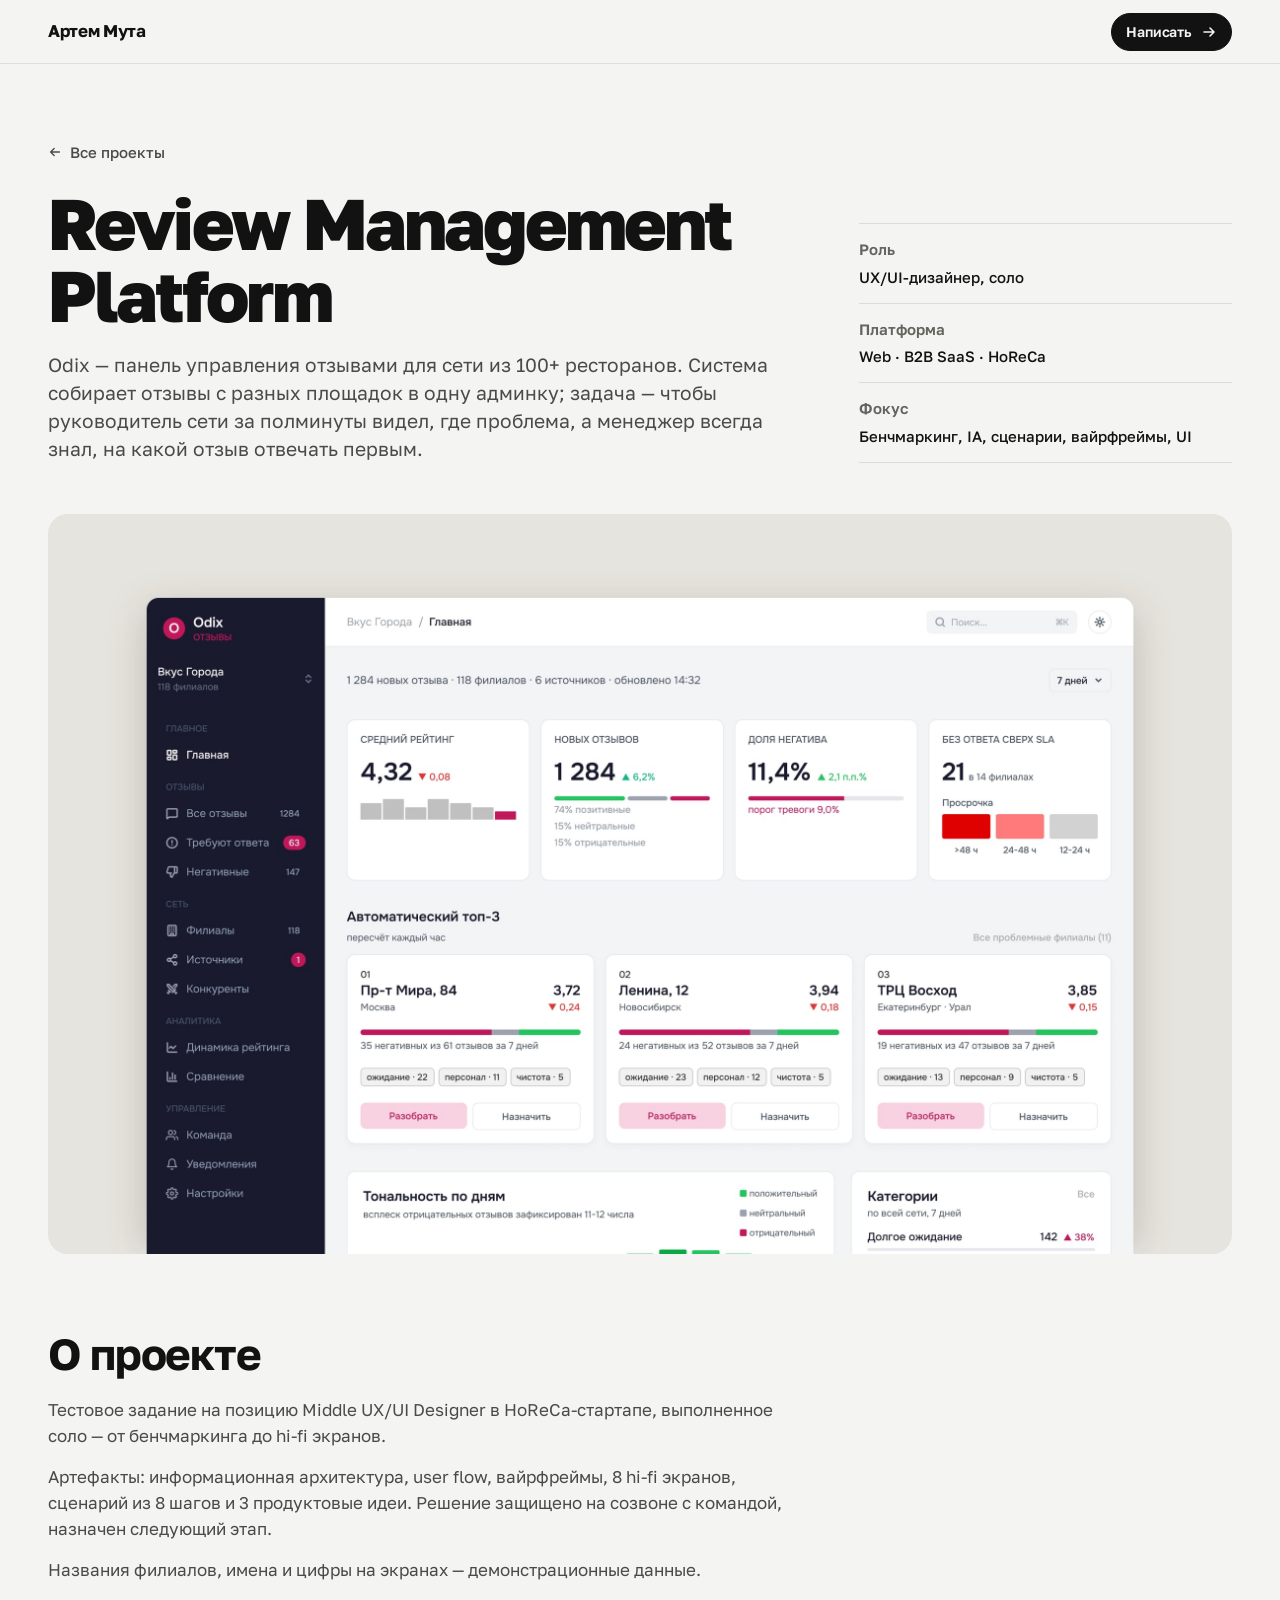
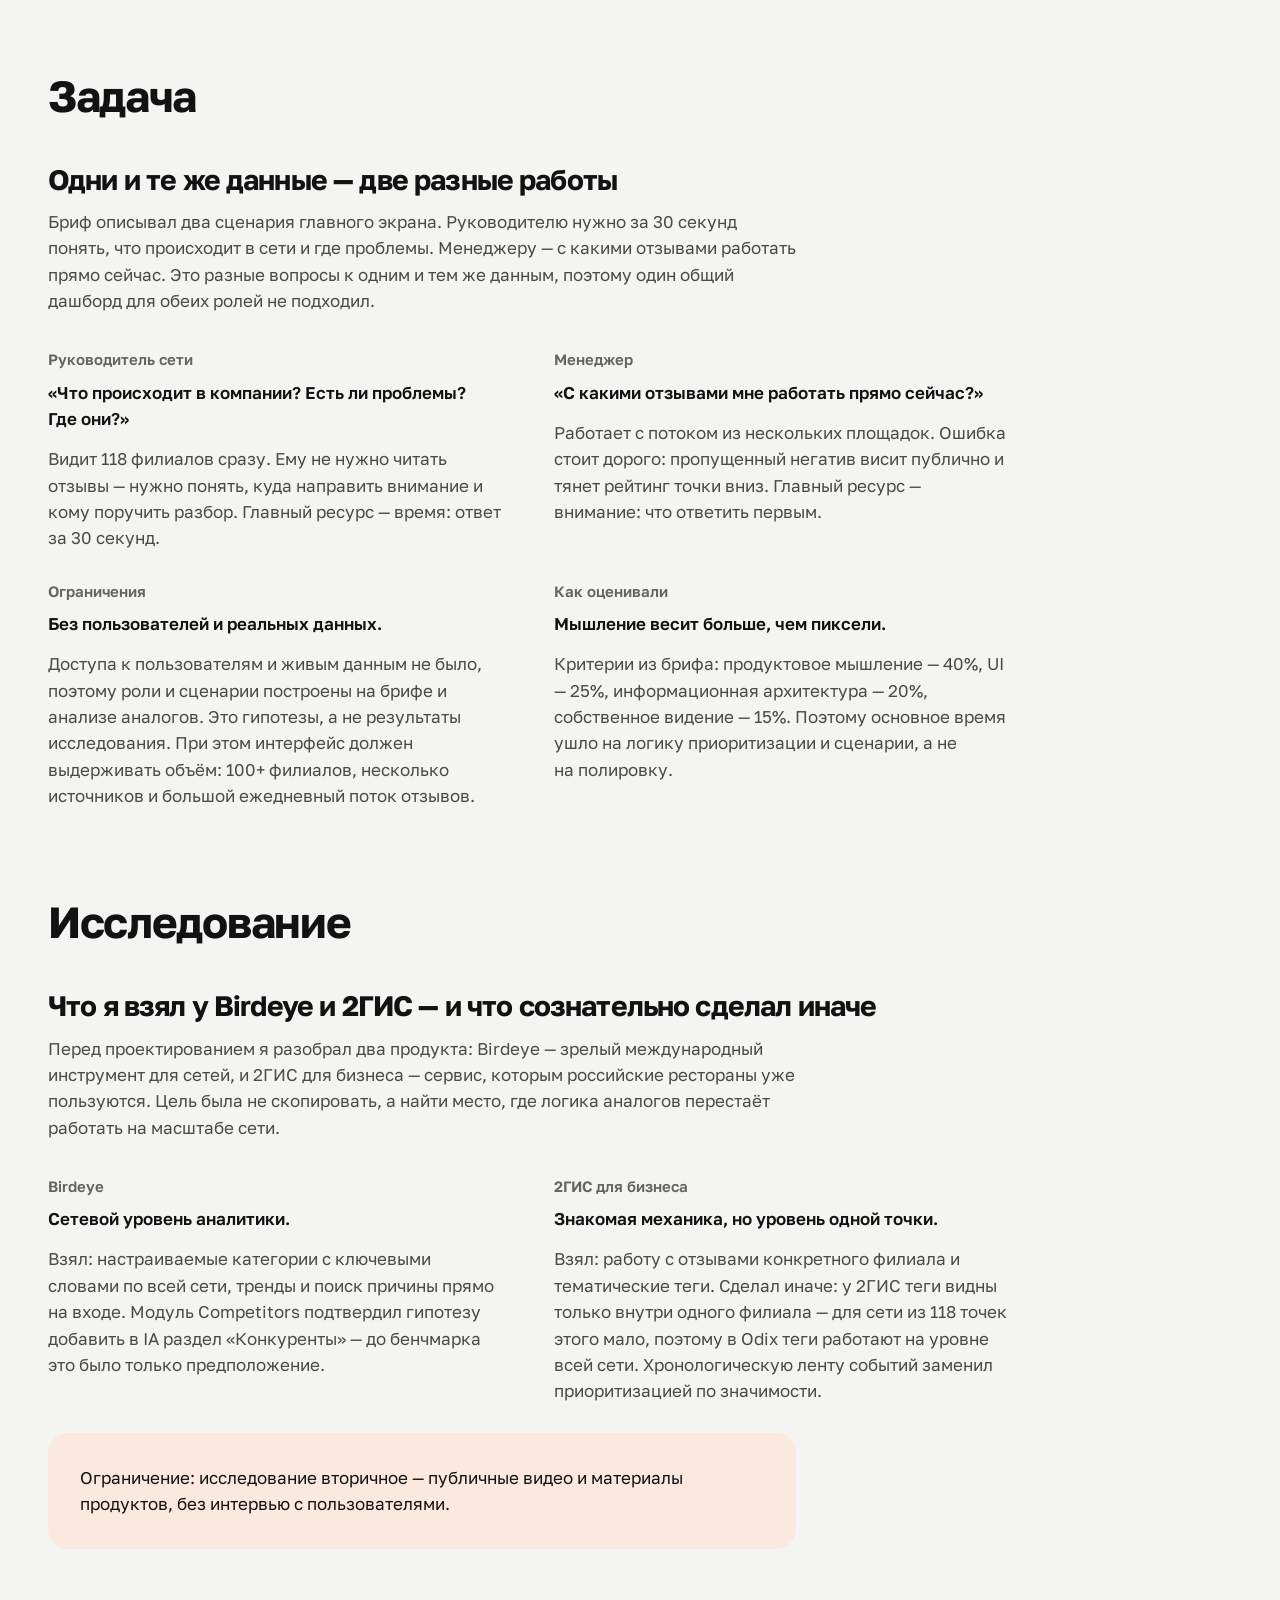
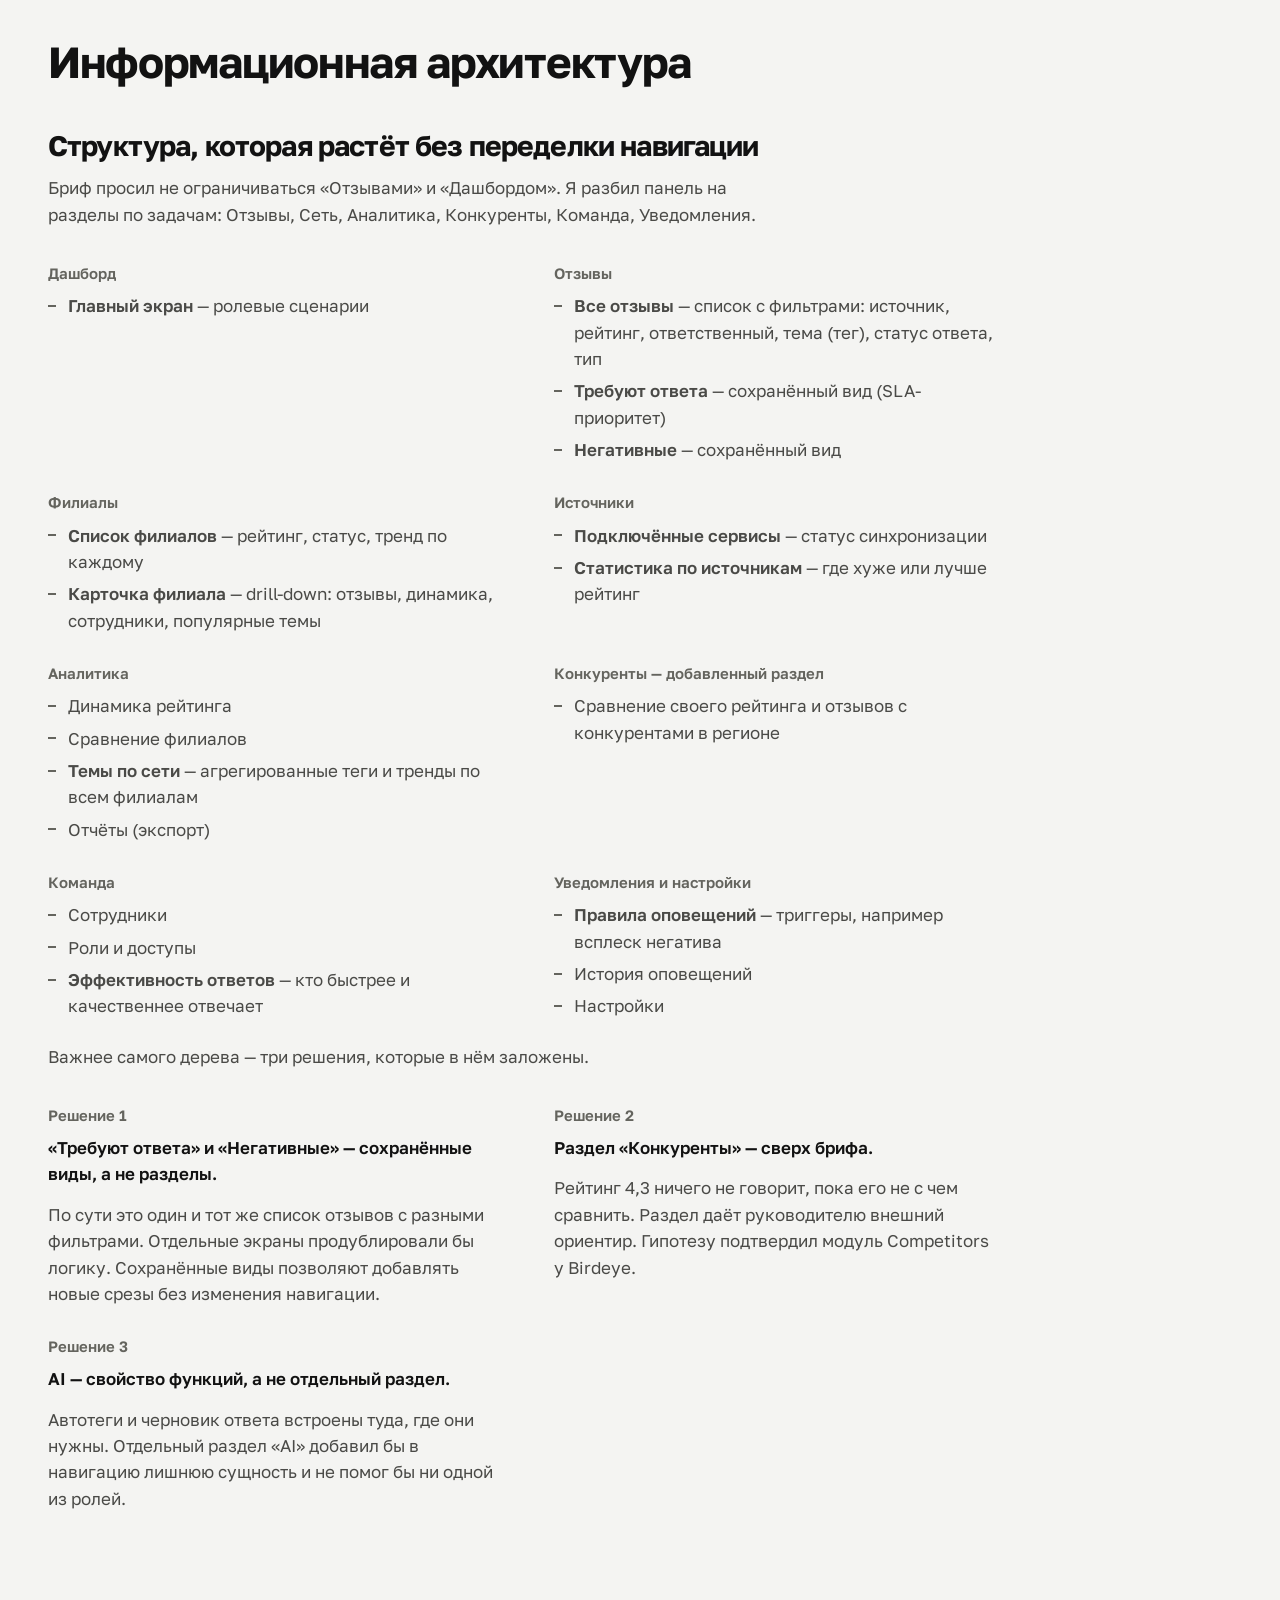
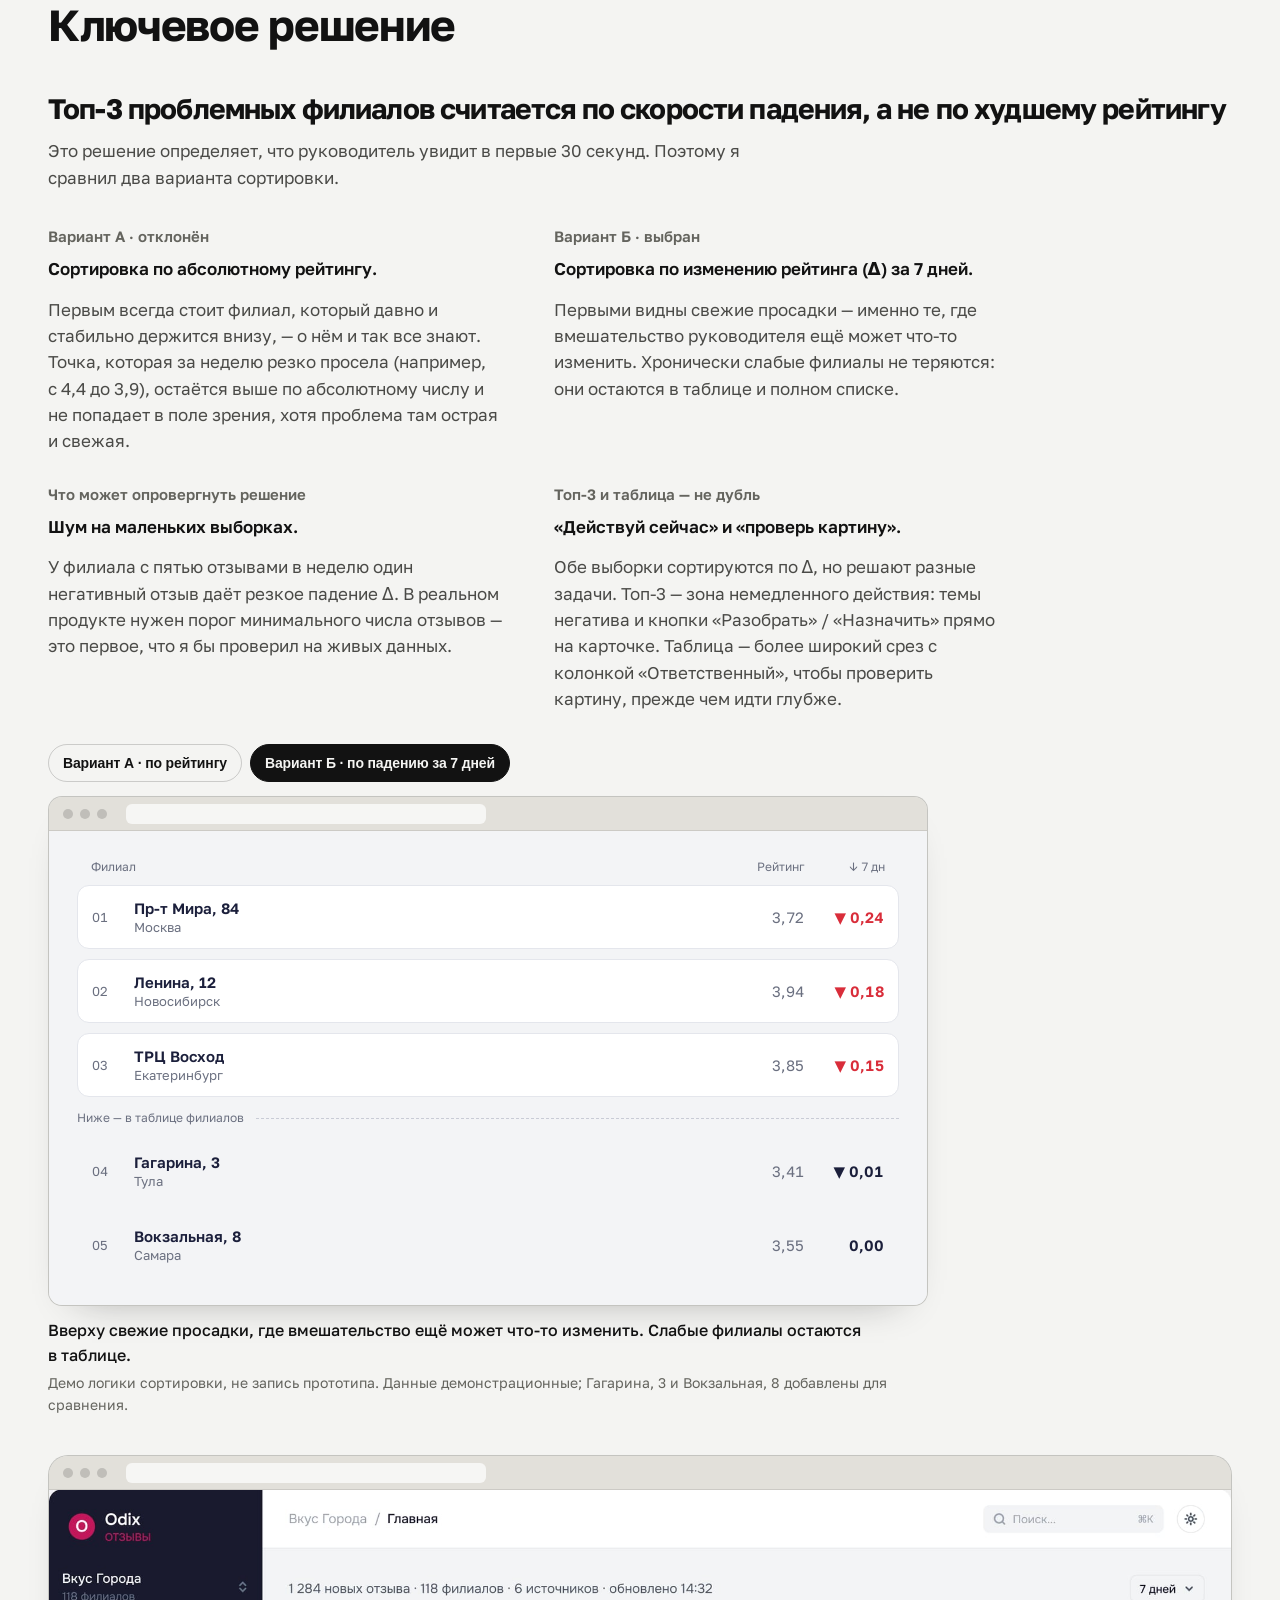
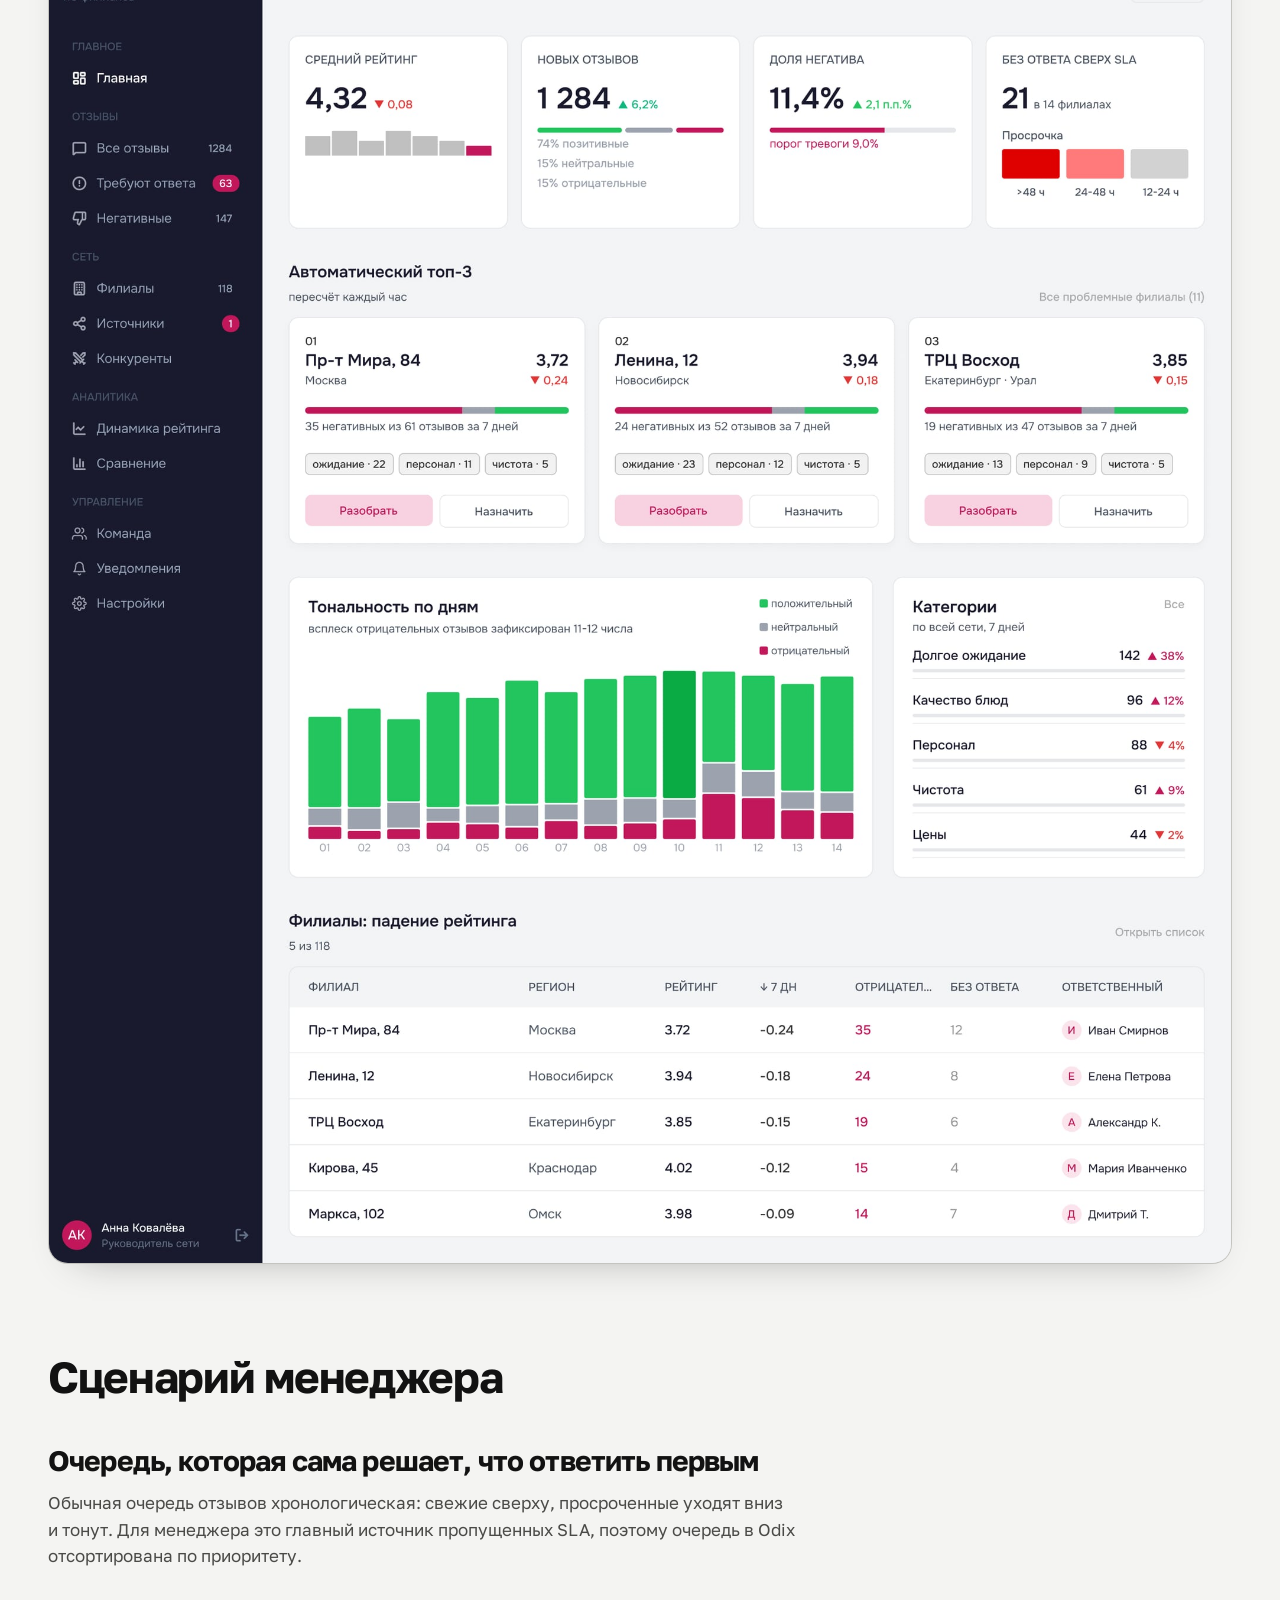
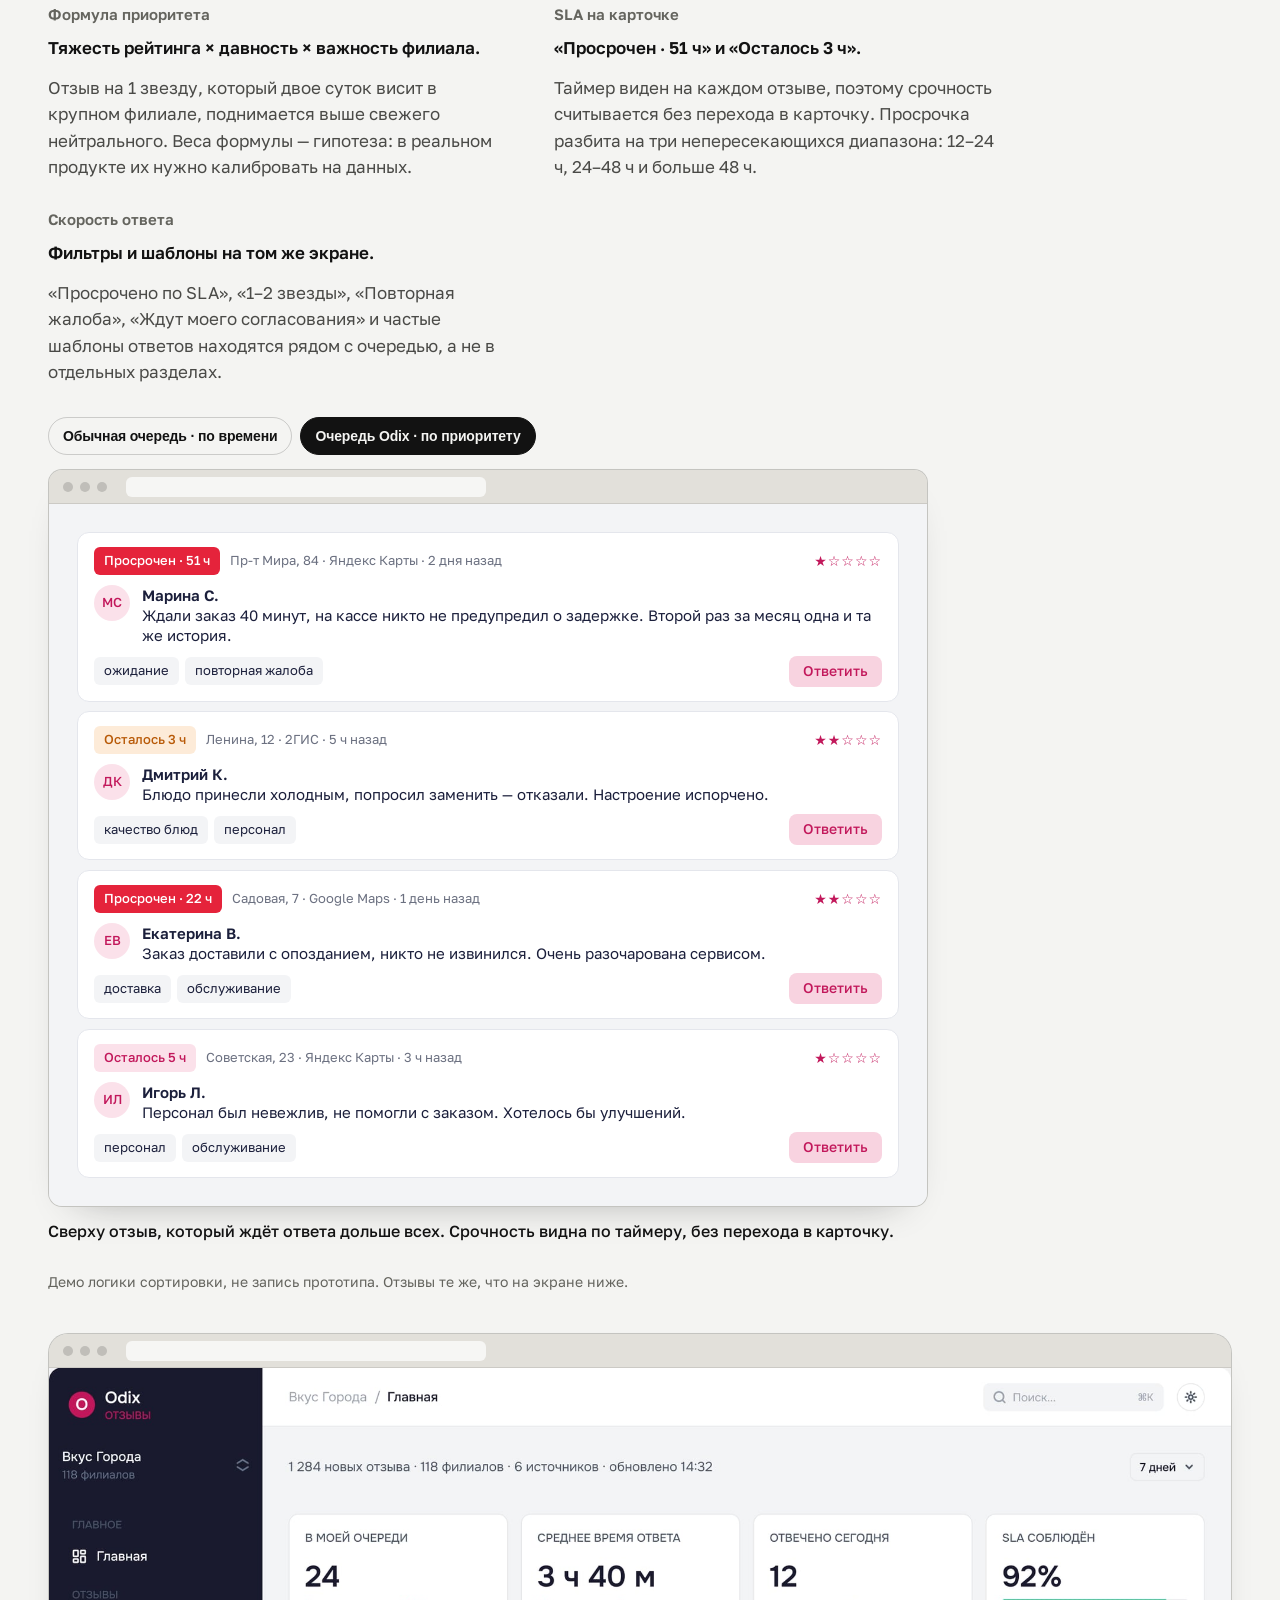
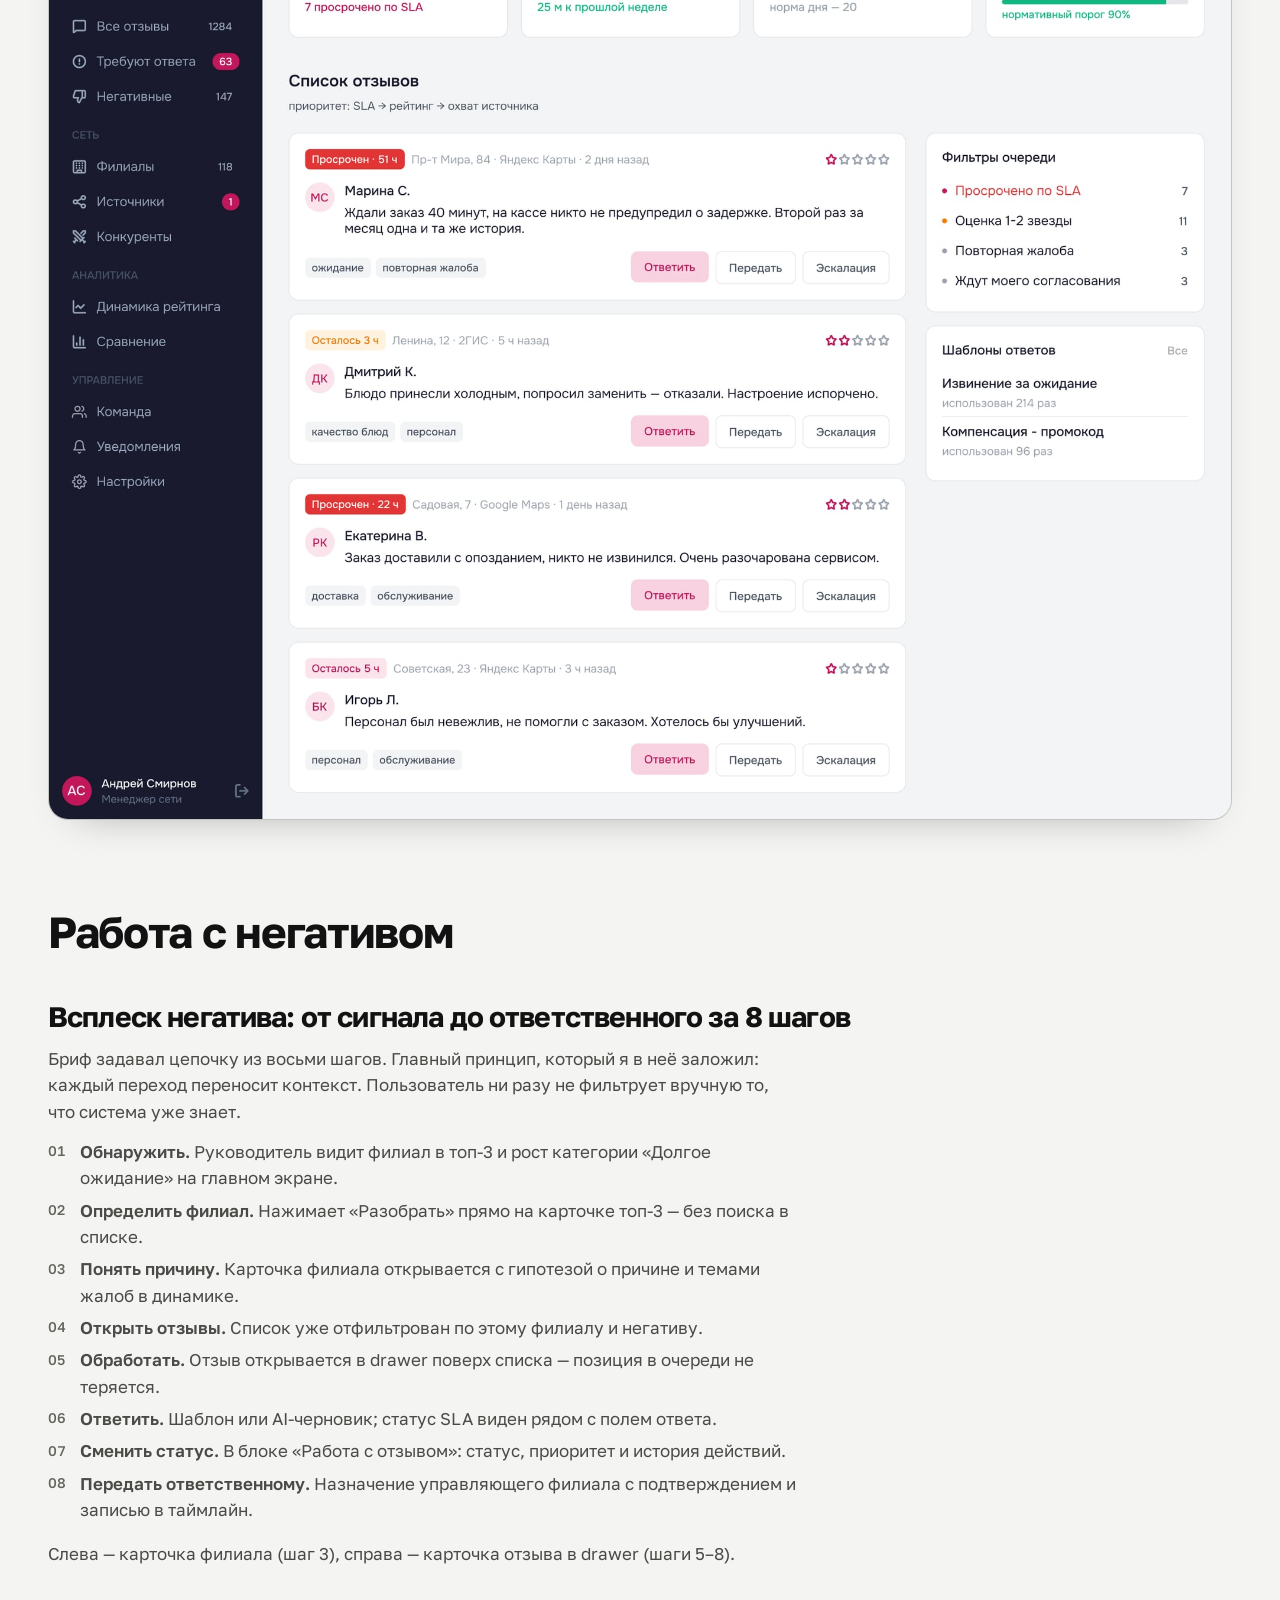
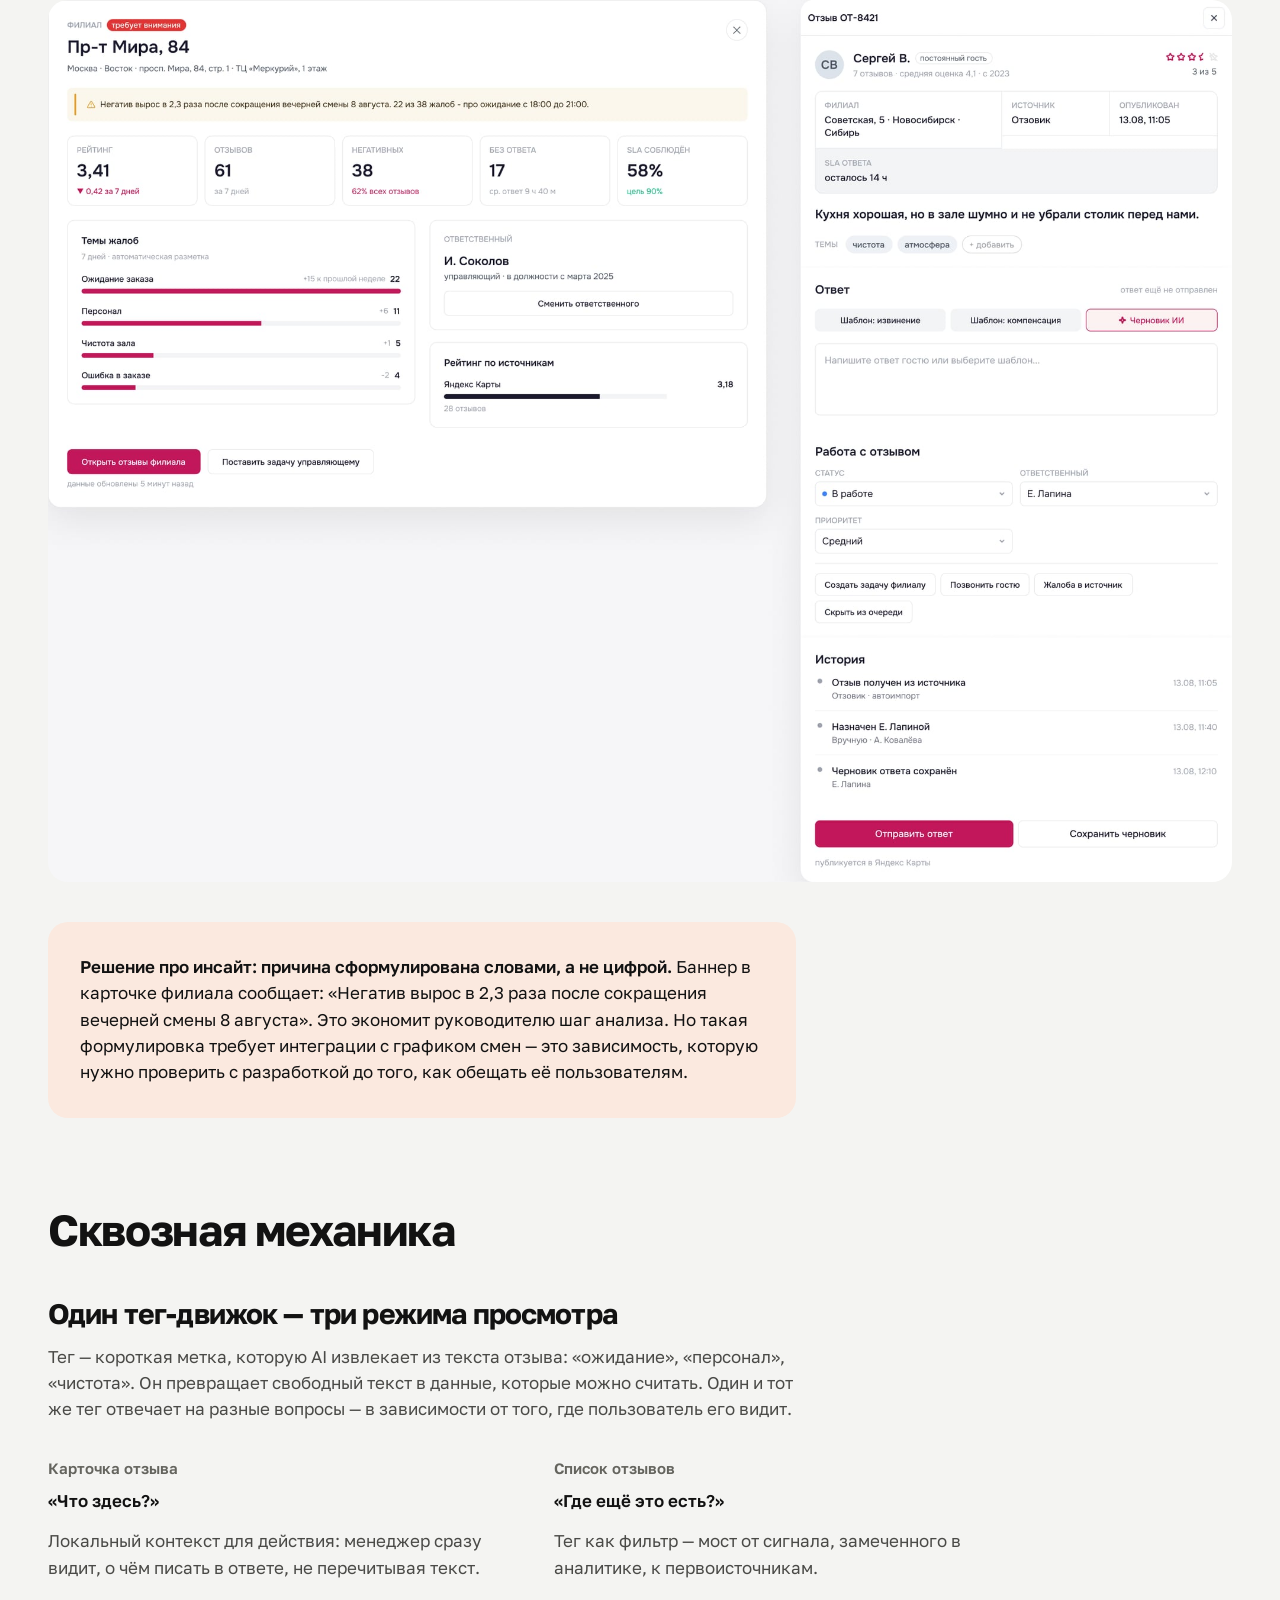
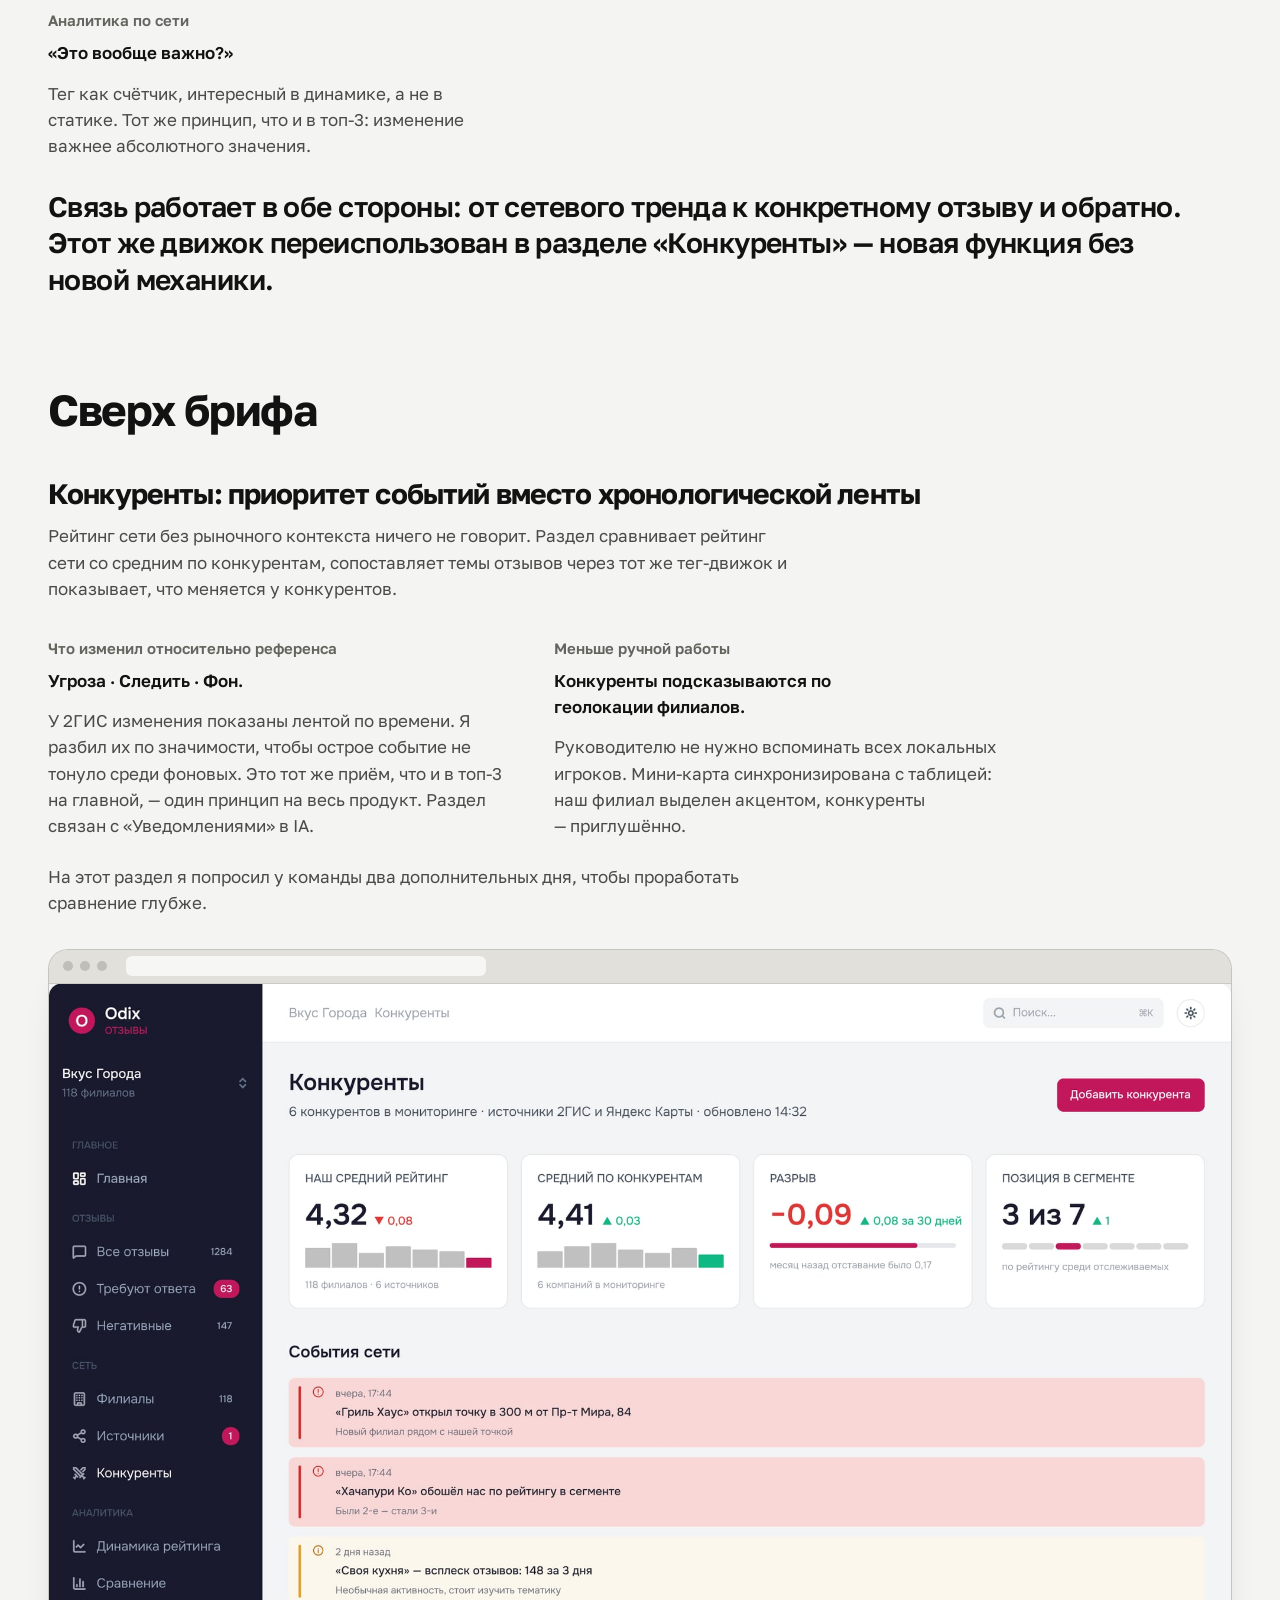
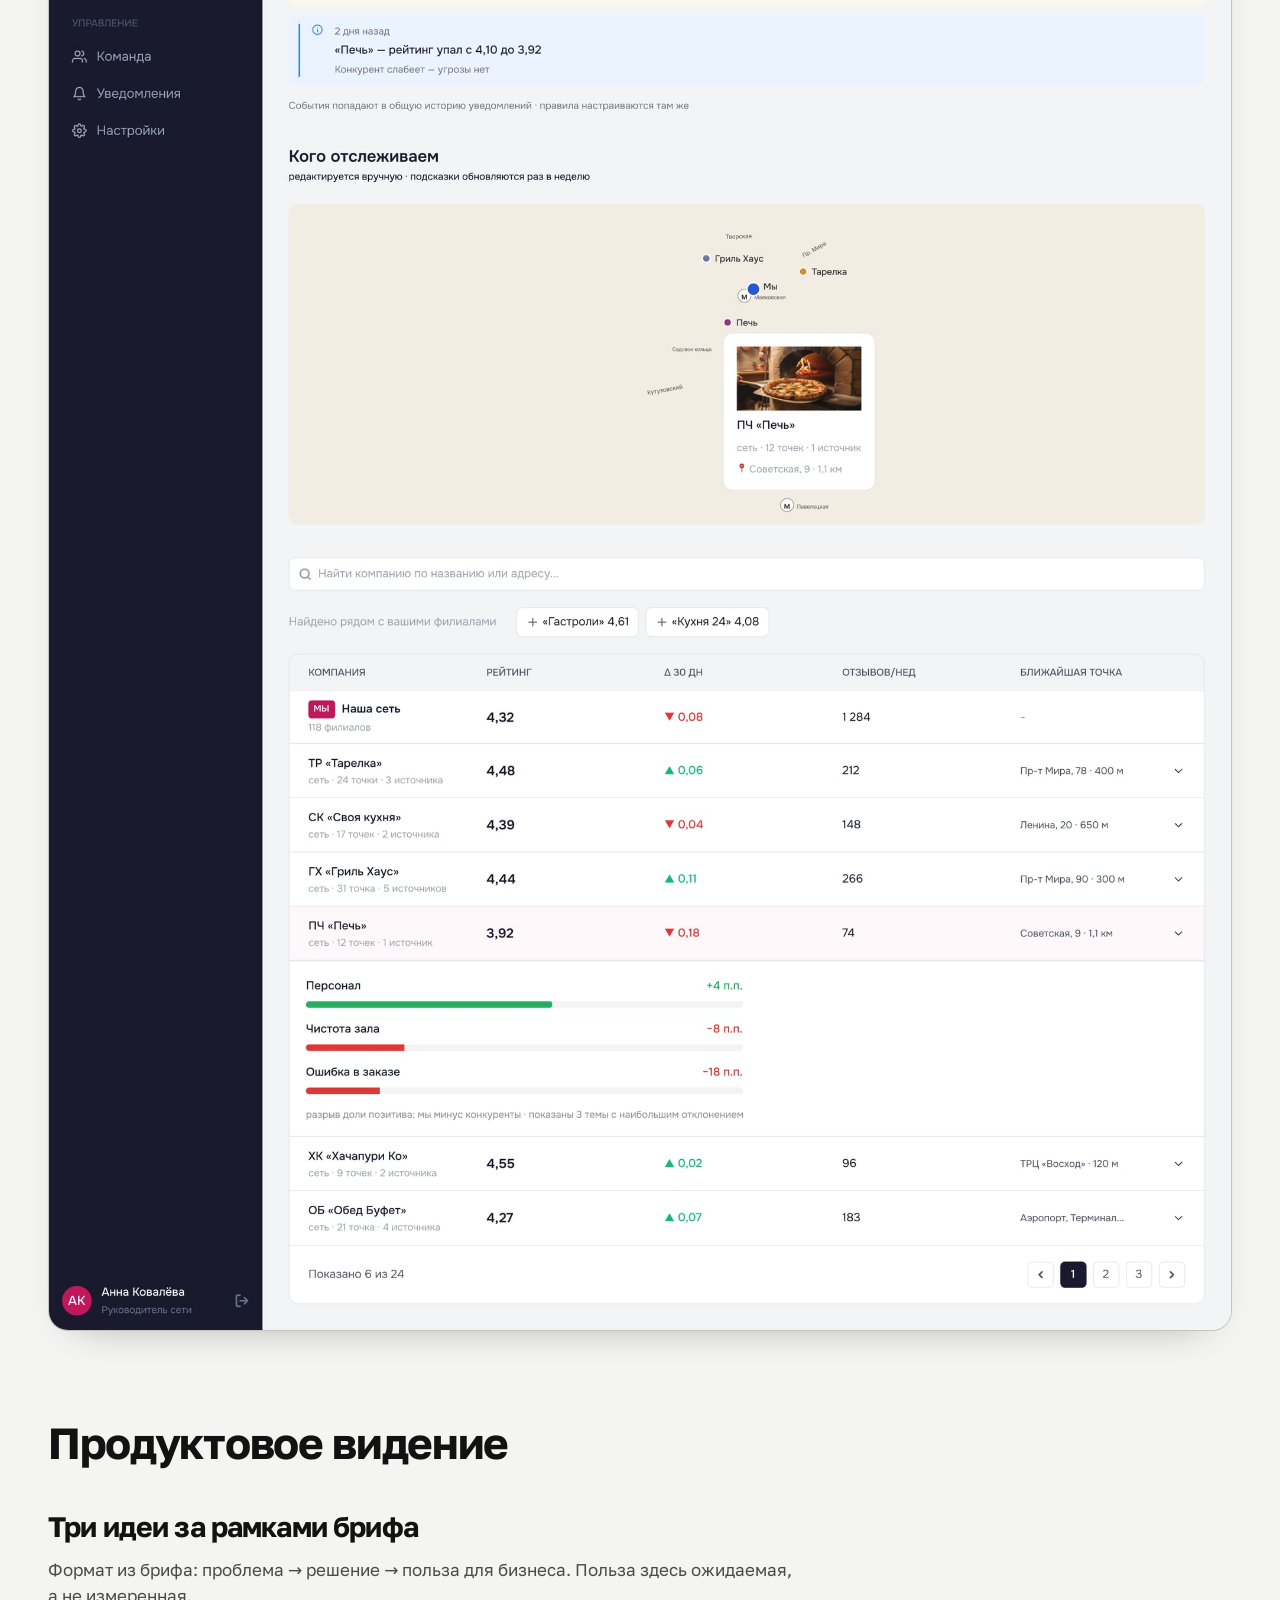
<file: cases/odix.html>
<!DOCTYPE html>
<html lang="ru">
<head>
<meta charset="utf-8">
<meta name="viewport" content="width=device-width, initial-scale=1">
<title>Review Management Platform — Артем Мута</title>
<meta name="description" content="Odix — панель управления отзывами для сети из 100+ ресторанов. Система собирает отзывы с разных площадок в одну админку; задача — чтобы руководитель сети за полминуты видел, где проблема, а менеджер всегда знал, на какой отзыв отвечать первым.">
<meta property="og:title" content="Review Management Platform — кейс Артема Муты">
<meta property="og:description" content="Odix — панель управления отзывами для сети из 100+ ресторанов. Система собирает отзывы с разных площадок в одну админку; задача — чтобы руководитель сети за полминуты видел, где проблема, а менеджер всегда знал, на какой отзыв отвечать первым.">
<meta property="og:type" content="article">
<meta property="og:url" content="https://artemmdesign.ru/cases/odix.html">
<meta property="og:image" content="https://artemmdesign.ru/assets/cases/odix/01-cover.jpg">
<link rel="canonical" href="https://artemmdesign.ru/cases/odix.html">
<link rel="preload" href="../assets/fonts/golos-cyrillic.woff2" as="font" type="font/woff2" crossorigin>
<link rel="preload" href="../assets/fonts/golos-latin.woff2" as="font" type="font/woff2" crossorigin>
<link rel="icon" href="../assets/favicon.svg" type="image/svg+xml">
<link rel="stylesheet" href="../assets/site.css">
</head>
<body>

<header class="nav">
  <div class="wrap">
    <a class="brand" href="../index.html" aria-label="Артем Мута — на главную">
      <span>Артем Мута</span>
    </a>
    <a class="btn btn--sm" href="mailto:artemdesigner.work@gmail.com">Написать <svg viewBox="0 0 16 16" fill="none" stroke="currentColor" stroke-width="1.6" stroke-linecap="round" stroke-linejoin="round" aria-hidden="true"><path d="M3 8h10M9 4l4 4-4 4"/></svg></a>
  </div>
</header>

<main id="top">
  <section class="cs-hero" aria-labelledby="cs-title">
    <div class="wrap">
      <div class="cs-hero__head">
        <div class="cs-hero__title">
          <a class="cs-back reveal" href="../index.html#projects" style="--i:0"><svg viewBox="0 0 16 16" fill="none" stroke="currentColor" stroke-width="1.6" stroke-linecap="round" stroke-linejoin="round" aria-hidden="true"><path d="M13 8H3M7 4 3 8l4 4"/></svg> Все проекты</a>
          <h1 id="cs-title" class="reveal" style="--i:1">Review Management Platform</h1>
          <p class="lede reveal" style="--i:2">Odix — панель управления отзывами для сети из 100+ ресторанов. Система собирает отзывы с разных площадок в одну админку; задача — чтобы руководитель сети за полминуты видел, где проблема, а менеджер всегда знал, на какой отзыв отвечать первым.</p>
        </div>
        <dl class="cs-meta reveal" style="--i:3">
          <div><dt>Роль</dt><dd>UX/UI-дизайнер, соло</dd></div>
          <div><dt>Платформа</dt><dd>Web · B2B SaaS · HoReCa</dd></div>
          <div><dt>Фокус</dt><dd>Бенчмаркинг, IA, сценарии, вайрфреймы, UI</dd></div>
        </dl>
      </div>
      <figure class="cs-hero__media reveal" style="--i:2; --hero-ar:1.600">
        <img src="../assets/cases/odix/01-cover.jpg" width="2400" height="1500" alt="Главный экран руководителя сети в Odix: KPI, автоматический топ-3 проблемных филиалов и тональность отзывов" fetchpriority="high" style="object-position:center top">
      </figure>
    </div>
  </section>

  <article class="cs-body">
    <div class="wrap">
      <div class="prose">
<h2>О проекте</h2>
<p>Тестовое задание на позицию Middle UX/UI Designer в HoReCa-стартапе, выполненное соло — от бенчмаркинга до hi-fi экранов.</p>
<p>Артефакты: информационная архитектура, user flow, вайрфреймы, 8 hi-fi экранов, сценарий из 8 шагов и 3 продуктовые идеи. Решение защищено на созвоне с командой, назначен следующий этап.</p>
<p>Названия филиалов, имена и цифры на экранах — демонстрационные данные.</p>
<h2>Задача</h2>
<h3>Одни и те же данные — две разные работы</h3>
<p>Бриф описывал два сценария главного экрана. Руководителю нужно за 30 секунд понять, что происходит в сети и где проблемы. Менеджеру — с какими отзывами работать прямо сейчас. Это разные вопросы к одним и тем же данным, поэтому один общий дашборд для обеих ролей не подходил.</p>
<div class="cols">
<div><p class="label">Руководитель сети</p>
<p><strong>«Что происходит в компании? Есть ли проблемы? Где они?»</strong></p>
<p>Видит 118 филиалов сразу. Ему не нужно читать отзывы — нужно понять, куда направить внимание и кому поручить разбор. Главный ресурс — время: ответ за 30 секунд.</p>
</div>
<div><p class="label">Менеджер</p>
<p><strong>«С какими отзывами мне работать прямо сейчас?»</strong></p>
<p>Работает с потоком из нескольких площадок. Ошибка стоит дорого: пропущенный негатив висит публично и тянет рейтинг точки вниз. Главный ресурс — внимание: что ответить первым.</p>
</div>
<div><p class="label">Ограничения</p>
<p><strong>Без пользователей и реальных данных.</strong></p>
<p>Доступа к пользователям и живым данным не было, поэтому роли и сценарии построены на брифе и анализе аналогов. Это гипотезы, а не результаты исследования. При этом интерфейс должен выдерживать объём: 100+ филиалов, несколько источников и большой ежедневный поток отзывов.</p>
</div>
<div><p class="label">Как оценивали</p>
<p><strong>Мышление весит больше, чем пиксели.</strong></p>
<p>Критерии из брифа: продуктовое мышление — 40%, UI — 25%, информационная архитектура — 20%, собственное видение — 15%. Поэтому основное время ушло на логику приоритизации и сценарии, а не на полировку.</p>
</div>
</div>
<h2>Исследование</h2>
<h3>Что я взял у Birdeye и 2ГИС — и что сознательно сделал иначе</h3>
<p>Перед проектированием я разобрал два продукта: Birdeye — зрелый международный инструмент для сетей, и 2ГИС для бизнеса — сервис, которым российские рестораны уже пользуются. Цель была не скопировать, а найти место, где логика аналогов перестаёт работать на масштабе сети.</p>
<div class="cols">
<div><p class="label">Birdeye</p>
<p><strong>Сетевой уровень аналитики.</strong></p>
<p>Взял: настраиваемые категории с ключевыми словами по всей сети, тренды и поиск причины прямо на входе. Модуль Competitors подтвердил гипотезу добавить в IA раздел «Конкуренты» — до бенчмарка это было только предположение.</p>
</div>
<div><p class="label">2ГИС для бизнеса</p>
<p><strong>Знакомая механика, но уровень одной точки.</strong></p>
<p>Взял: работу с отзывами конкретного филиала и тематические теги. Сделал иначе: у 2ГИС теги видны только внутри одного филиала — для сети из 118 точек этого мало, поэтому в Odix теги работают на уровне всей сети. Хронологическую ленту событий заменил приоритизацией по значимости.</p>
</div>
</div>
<div class="callout">
<p>Ограничение: исследование вторичное — публичные видео и материалы продуктов, без интервью с пользователями.</p>
</div>
<h2>Информационная архитектура</h2>
<h3>Структура, которая растёт без переделки навигации</h3>
<p>Бриф просил не ограничиваться «Отзывами» и «Дашбордом». Я разбил панель на разделы по задачам: Отзывы, Сеть, Аналитика, Конкуренты, Команда, Уведомления.</p>
<div class="cols">
<div><p class="label">Дашборд</p>
<ul>
<li><strong>Главный экран</strong> — ролевые сценарии</li>
</ul>
</div>
<div><p class="label">Отзывы</p>
<ul>
<li><strong>Все отзывы</strong> — список с фильтрами: источник, рейтинг, ответственный, тема (тег), статус ответа, тип</li>
<li><strong>Требуют ответа</strong> — сохранённый вид (SLA-приоритет)</li>
<li><strong>Негативные</strong> — сохранённый вид</li>
</ul>
</div>
<div><p class="label">Филиалы</p>
<ul>
<li><strong>Список филиалов</strong> — рейтинг, статус, тренд по каждому</li>
<li><strong>Карточка филиала</strong> — drill-down: отзывы, динамика, сотрудники, популярные темы</li>
</ul>
</div>
<div><p class="label">Источники</p>
<ul>
<li><strong>Подключённые сервисы</strong> — статус синхронизации</li>
<li><strong>Статистика по источникам</strong> — где хуже или лучше рейтинг</li>
</ul>
</div>
<div><p class="label">Аналитика</p>
<ul>
<li>Динамика рейтинга</li>
<li>Сравнение филиалов</li>
<li><strong>Темы по сети</strong> — агрегированные теги и тренды по всем филиалам</li>
<li>Отчёты (экспорт)</li>
</ul>
</div>
<div><p class="label">Конкуренты — добавленный раздел</p>
<ul>
<li>Сравнение своего рейтинга и отзывов с конкурентами в регионе</li>
</ul>
</div>
<div><p class="label">Команда</p>
<ul>
<li>Сотрудники</li>
<li>Роли и доступы</li>
<li><strong>Эффективность ответов</strong> — кто быстрее и качественнее отвечает</li>
</ul>
</div>
<div><p class="label">Уведомления и настройки</p>
<ul>
<li><strong>Правила оповещений</strong> — триггеры, например всплеск негатива</li>
<li>История оповещений</li>
<li>Настройки</li>
</ul>
</div>
</div>
<p>Важнее самого дерева — три решения, которые в нём заложены.</p>
<div class="cols">
<div><p class="label">Решение 1</p>
<p><strong>«Требуют ответа» и «Негативные» — сохранённые виды, а не разделы.</strong></p>
<p>По сути это один и тот же список отзывов с разными фильтрами. Отдельные экраны продублировали бы логику. Сохранённые виды позволяют добавлять новые срезы без изменения навигации.</p>
</div>
<div><p class="label">Решение 2</p>
<p><strong>Раздел «Конкуренты» — сверх брифа.</strong></p>
<p>Рейтинг 4,3 ничего не говорит, пока его не с чем сравнить. Раздел даёт руководителю внешний ориентир. Гипотезу подтвердил модуль Competitors у Birdeye.</p>
</div>
<div><p class="label">Решение 3</p>
<p><strong>AI — свойство функций, а не отдельный раздел.</strong></p>
<p>Автотеги и черновик ответа встроены туда, где они нужны. Отдельный раздел «AI» добавил бы в навигацию лишнюю сущность и не помог бы ни одной из ролей.</p>
</div>
</div>
<h2>Ключевое решение</h2>
<h3>Топ-3 проблемных филиалов считается по скорости падения, а не по худшему рейтингу</h3>
<p>Это решение определяет, что руководитель увидит в первые 30 секунд. Поэтому я сравнил два варианта сортировки.</p>
<div class="cols">
<div><p class="label">Вариант А · отклонён</p>
<p><strong>Сортировка по абсолютному рейтингу.</strong></p>
<p>Первым всегда стоит филиал, который давно и стабильно держится внизу, — о нём и так все знают. Точка, которая за неделю резко просела (например, с 4,4 до 3,9), остаётся выше по абсолютному числу и не попадает в поле зрения, хотя проблема там острая и свежая.</p>
</div>
<div><p class="label">Вариант Б · выбран</p>
<p><strong>Сортировка по изменению рейтинга (Δ) за 7 дней.</strong></p>
<p>Первыми видны свежие просадки — именно те, где вмешательство руководителя ещё может что-то изменить. Хронически слабые филиалы не теряются: они остаются в таблице и полном списке.</p>
</div>
<div><p class="label">Что может опровергнуть решение</p>
<p><strong>Шум на маленьких выборках.</strong></p>
<p>У филиала с пятью отзывами в неделю один негативный отзыв даёт резкое падение Δ. В реальном продукте нужен порог минимального числа отзывов — это первое, что я бы проверил на живых данных.</p>
</div>
<div><p class="label">Топ-3 и таблица — не дубль</p>
<p><strong>«Действуй сейчас» и «проверь картину».</strong></p>
<p>Обе выборки сортируются по Δ, но решают разные задачи. Топ-3 — зона немедленного действия: темы негатива и кнопки «Разобрать» / «Назначить» прямо на карточке. Таблица — более широкий срез с колонкой «Ответственный», чтобы проверить картину, прежде чем идти глубже.</p>
</div>
</div>
<figure class="fig demo reveal" data-demo data-active="b">
<div class="demo__bar" role="group" aria-label="Вариант сортировки топ-3" hidden>
<button class="btn btn--sm btn--ghost" type="button" data-sort="a" aria-pressed="false" data-verdict="Вверху те, о ком и так знают. Ленина, 12 и ТРЦ Восход просели за неделю, но в топ-3 не попали.">Вариант А · по рейтингу</button>
<button class="btn btn--sm" type="button" data-sort="b" aria-pressed="true" data-verdict="Вверху свежие просадки, где вмешательство ещё может что-то изменить. Слабые филиалы остаются в таблице.">Вариант Б · по падению за 7 дней</button>
</div>
<div class="device device--browser"><div class="device__bar" aria-hidden="true"><i></i><i></i><i></i><span></span></div><div class="device__screen odx">
<div class="odx-head" aria-hidden="true"><span>Филиал</span><span>Рейтинг</span><span>↓ 7 дн</span></div>
<div class="demo__stage">
<div class="demo__cut" aria-hidden="true">Ниже — в таблице филиалов</div>
<ol class="demo__list">
<li class="is-top" data-a="3" data-b="1"><div class="odx-row"><span class="odx-rank">01</span><span><b>Пр-т Мира, 84</b><small>Москва</small></span><span class="odx-rating">3,72</span><span class="odx-delta odx-delta--down">▼ 0,24</span></div></li>
<li class="is-top" data-a="5" data-b="2"><div class="odx-row"><span class="odx-rank">02</span><span><b>Ленина, 12</b><small>Новосибирск</small></span><span class="odx-rating">3,94</span><span class="odx-delta odx-delta--down">▼ 0,18</span></div></li>
<li class="is-top" data-a="4" data-b="3"><div class="odx-row"><span class="odx-rank">03</span><span><b>ТРЦ Восход</b><small>Екатеринбург</small></span><span class="odx-rating">3,85</span><span class="odx-delta odx-delta--down">▼ 0,15</span></div></li>
<li data-a="1" data-b="4"><div class="odx-row"><span class="odx-rank">04</span><span><b>Гагарина, 3</b><small>Тула</small></span><span class="odx-rating">3,41</span><span class="odx-delta">▼ 0,01</span></div></li>
<li data-a="2" data-b="5"><div class="odx-row"><span class="odx-rank">05</span><span><b>Вокзальная, 8</b><small>Самара</small></span><span class="odx-rating">3,55</span><span class="odx-delta">0,00</span></div></li>
</ol>
</div>
</div></div>
<figcaption><span class="demo__verdict" aria-live="polite">Вверху свежие просадки, где вмешательство ещё может что-то изменить. Слабые филиалы остаются в таблице.</span><span>Демо логики сортировки, не запись прототипа. Данные демонстрационные; Гагарина, 3 и Вокзальная, 8 добавлены для сравнения.</span></figcaption>
</figure>
<figure class="fig fig--single reveal"><div class="device device--browser"><div class="device__bar" aria-hidden="true"><i></i><i></i><i></i><span></span></div><div class="device__screen"><img src="../assets/cases/odix/02-dashboard-director.jpg" width="2000" height="2323" alt="Главный экран руководителя сети: KPI, автоматический топ-3 по падению рейтинга, тональность по дням, категории и таблица филиалов" loading="lazy"></div></div></figure>
<h2>Сценарий менеджера</h2>
<h3>Очередь, которая сама решает, что ответить первым</h3>
<p>Обычная очередь отзывов хронологическая: свежие сверху, просроченные уходят вниз и тонут. Для менеджера это главный источник пропущенных SLA, поэтому очередь в Odix отсортирована по приоритету.</p>
<div class="cols">
<div><p class="label">Формула приоритета</p>
<p><strong>Тяжесть рейтинга × давность × важность филиала.</strong></p>
<p>Отзыв на 1 звезду, который двое суток висит в крупном филиале, поднимается выше свежего нейтрального. Веса формулы — гипотеза: в реальном продукте их нужно калибровать на данных.</p>
</div>
<div><p class="label">SLA на карточке</p>
<p><strong>«Просрочен · 51 ч» и «Осталось 3 ч».</strong></p>
<p>Таймер виден на каждом отзыве, поэтому срочность считывается без перехода в карточку. Просрочка разбита на три непересекающихся диапазона: 12–24 ч, 24–48 ч и больше 48 ч.</p>
</div>
<div><p class="label">Скорость ответа</p>
<p><strong>Фильтры и шаблоны на том же экране.</strong></p>
<p>«Просрочено по SLA», «1–2 звезды», «Повторная жалоба», «Ждут моего согласования» и частые шаблоны ответов находятся рядом с очередью, а не в отдельных разделах.</p>
</div>
</div>
<figure class="fig demo reveal" data-demo data-active="b">
<div class="demo__bar" role="group" aria-label="Порядок очереди" hidden>
<button class="btn btn--sm btn--ghost" type="button" data-sort="a" aria-pressed="false" data-verdict="Свежие отзывы сверху, а просрочка на 51 час уходит вниз и тонет.">Обычная очередь · по времени</button>
<button class="btn btn--sm" type="button" data-sort="b" aria-pressed="true" data-verdict="Сверху отзыв, который ждёт ответа дольше всех. Срочность видна по таймеру, без перехода в карточку.">Очередь Odix · по приоритету</button>
</div>
<div class="device device--browser"><div class="device__bar" aria-hidden="true"><i></i><i></i><i></i><span></span></div><div class="device__screen odx">
<div class="demo__stage">
<ol class="demo__list">
<li data-a="4" data-b="1"><div class="odx-review"><div class="odx-review__top"><span class="odx-sla odx-sla--over">Просрочен · 51 ч</span><span class="odx-meta">Пр-т Мира, 84 · Яндекс Карты · 2 дня назад</span><span class="odx-stars" role="img" aria-label="Оценка 1 из 5">★☆☆☆☆</span></div><div class="odx-review__body"><span class="odx-ava" aria-hidden="true">МС</span><div><b>Марина С.</b><span>Ждали заказ 40 минут, на кассе никто не предупредил о задержке. Второй раз за месяц одна и та же история.</span></div></div><div class="odx-review__foot"><span class="odx-tag">ожидание</span><span class="odx-tag">повторная жалоба</span><span class="odx-reply" aria-hidden="true">Ответить</span></div></div></li>
<li data-a="2" data-b="2"><div class="odx-review"><div class="odx-review__top"><span class="odx-sla odx-sla--soon">Осталось 3 ч</span><span class="odx-meta">Ленина, 12 · 2ГИС · 5 ч назад</span><span class="odx-stars" role="img" aria-label="Оценка 2 из 5">★★☆☆☆</span></div><div class="odx-review__body"><span class="odx-ava" aria-hidden="true">ДК</span><div><b>Дмитрий К.</b><span>Блюдо принесли холодным, попросил заменить — отказали. Настроение испорчено.</span></div></div><div class="odx-review__foot"><span class="odx-tag">качество блюд</span><span class="odx-tag">персонал</span><span class="odx-reply" aria-hidden="true">Ответить</span></div></div></li>
<li data-a="3" data-b="3"><div class="odx-review"><div class="odx-review__top"><span class="odx-sla odx-sla--over">Просрочен · 22 ч</span><span class="odx-meta">Садовая, 7 · Google Maps · 1 день назад</span><span class="odx-stars" role="img" aria-label="Оценка 2 из 5">★★☆☆☆</span></div><div class="odx-review__body"><span class="odx-ava" aria-hidden="true">ЕВ</span><div><b>Екатерина В.</b><span>Заказ доставили с опозданием, никто не извинился. Очень разочарована сервисом.</span></div></div><div class="odx-review__foot"><span class="odx-tag">доставка</span><span class="odx-tag">обслуживание</span><span class="odx-reply" aria-hidden="true">Ответить</span></div></div></li>
<li data-a="1" data-b="4"><div class="odx-review"><div class="odx-review__top"><span class="odx-sla odx-sla--left">Осталось 5 ч</span><span class="odx-meta">Советская, 23 · Яндекс Карты · 3 ч назад</span><span class="odx-stars" role="img" aria-label="Оценка 1 из 5">★☆☆☆☆</span></div><div class="odx-review__body"><span class="odx-ava" aria-hidden="true">ИЛ</span><div><b>Игорь Л.</b><span>Персонал был невежлив, не помогли с заказом. Хотелось бы улучшений.</span></div></div><div class="odx-review__foot"><span class="odx-tag">персонал</span><span class="odx-tag">обслуживание</span><span class="odx-reply" aria-hidden="true">Ответить</span></div></div></li>
</ol>
</div>
</div></div>
<figcaption><span class="demo__verdict" aria-live="polite">Сверху отзыв, который ждёт ответа дольше всех. Срочность видна по таймеру, без перехода в карточку.</span><span>Демо логики сортировки, не запись прототипа. Отзывы те же, что на экране ниже.</span></figcaption>
</figure>
<figure class="fig fig--single reveal"><div class="device device--browser"><div class="device__bar" aria-hidden="true"><i></i><i></i><i></i><span></span></div><div class="device__screen"><img src="../assets/cases/odix/03-dashboard-manager.jpg" width="2000" height="1778" alt="Главный экран менеджера: очередь отзывов по приоритету, SLA-таймеры, фильтры очереди и шаблоны ответов" loading="lazy"></div></div></figure>
<h2>Работа с негативом</h2>
<h3>Всплеск негатива: от сигнала до ответственного за 8 шагов</h3>
<p>Бриф задавал цепочку из восьми шагов. Главный принцип, который я в неё заложил: каждый переход переносит контекст. Пользователь ни разу не фильтрует вручную то, что система уже знает.</p>
<ol>
<li><strong>Обнаружить.</strong> Руководитель видит филиал в топ-3 и рост категории «Долгое ожидание» на главном экране.</li>
<li><strong>Определить филиал.</strong> Нажимает «Разобрать» прямо на карточке топ-3 — без поиска в списке.</li>
<li><strong>Понять причину.</strong> Карточка филиала открывается с гипотезой о причине и темами жалоб в динамике.</li>
<li><strong>Открыть отзывы.</strong> Список уже отфильтрован по этому филиалу и негативу.</li>
<li><strong>Обработать.</strong> Отзыв открывается в drawer поверх списка — позиция в очереди не теряется.</li>
<li><strong>Ответить.</strong> Шаблон или AI-черновик; статус SLA виден рядом с полем ответа.</li>
<li><strong>Сменить статус.</strong> В блоке «Работа с отзывом»: статус, приоритет и история действий.</li>
<li><strong>Передать ответственному.</strong> Назначение управляющего филиала с подтверждением и записью в таймлайн.</li>
</ol>
<p>Слева — карточка филиала (шаг 3), справа — карточка отзыва в drawer (шаги 5–8).</p>
<figure class="fig fig--single reveal"><img src="../assets/cases/odix/04-branch-and-review.jpg" width="2000" height="1490" alt="Карточка филиала с баннером-инсайтом и темами жалоб, рядом — drawer отзыва с шаблонами, AI-черновиком, статусом и историей" loading="lazy"></figure>
<div class="callout">
<p><strong>Решение про инсайт: причина сформулирована словами, а не цифрой.</strong> Баннер в карточке филиала сообщает: «Негатив вырос в 2,3 раза после сокращения вечерней смены 8 августа». Это экономит руководителю шаг анализа. Но такая формулировка требует интеграции с графиком смен — это зависимость, которую нужно проверить с разработкой до того, как обещать её пользователям.</p>
</div>
<h2>Сквозная механика</h2>
<h3>Один тег-движок — три режима просмотра</h3>
<p>Тег — короткая метка, которую AI извлекает из текста отзыва: «ожидание», «персонал», «чистота». Он превращает свободный текст в данные, которые можно считать. Один и тот же тег отвечает на разные вопросы — в зависимости от того, где пользователь его видит.</p>
<div class="cols">
<div><p class="label">Карточка отзыва</p>
<p><strong>«Что здесь?»</strong></p>
<p>Локальный контекст для действия: менеджер сразу видит, о чём писать в ответе, не перечитывая текст.</p>
</div>
<div><p class="label">Список отзывов</p>
<p><strong>«Где ещё это есть?»</strong></p>
<p>Тег как фильтр — мост от сигнала, замеченного в аналитике, к первоисточникам.</p>
</div>
<div><p class="label">Аналитика по сети</p>
<p><strong>«Это вообще важно?»</strong></p>
<p>Тег как счётчик, интересный в динамике, а не в статике. Тот же принцип, что и в топ-3: изменение важнее абсолютного значения.</p>
</div>
</div>
<blockquote><p>Связь работает в обе стороны: от сетевого тренда к конкретному отзыву и обратно. Этот же движок переиспользован в разделе «Конкуренты» — новая функция без новой механики.</p></blockquote>
<h2>Сверх брифа</h2>
<h3>Конкуренты: приоритет событий вместо хронологической ленты</h3>
<p>Рейтинг сети без рыночного контекста ничего не говорит. Раздел сравнивает рейтинг сети со средним по конкурентам, сопоставляет темы отзывов через тот же тег-движок и показывает, что меняется у конкурентов.</p>
<div class="cols">
<div><p class="label">Что изменил относительно референса</p>
<p><strong>Угроза · Следить · Фон.</strong></p>
<p>У 2ГИС изменения показаны лентой по времени. Я разбил их по значимости, чтобы острое событие не тонуло среди фоновых. Это тот же приём, что и в топ-3 на главной, — один принцип на весь продукт. Раздел связан с «Уведомлениями» в IA.</p>
</div>
<div><p class="label">Меньше ручной работы</p>
<p><strong>Конкуренты подсказываются по геолокации филиалов.</strong></p>
<p>Руководителю не нужно вспоминать всех локальных игроков. Мини-карта синхронизирована с таблицей: наш филиал выделен акцентом, конкуренты — приглушённо.</p>
</div>
</div>
<p>На этот раздел я попросил у команды два дополнительных дня, чтобы проработать сравнение глубже.</p>
<figure class="fig fig--single reveal"><div class="device device--browser"><div class="device__bar" aria-hidden="true"><i></i><i></i><i></i><span></span></div><div class="device__screen"><img src="../assets/cases/odix/05-competitors.jpg" width="2000" height="3293" alt="Раздел «Конкуренты»: рейтинг сети против среднего по рынку, события по значимости, сравнение тем и мини-карта" loading="lazy"></div></div></figure>
<h2>Продуктовое видение</h2>
<h3>Три идеи за рамками брифа</h3>
<p>Формат из брифа: проблема → решение → польза для бизнеса. Польза здесь ожидаемая, а не измеренная.</p>
<div class="cols">
<div><p class="label">Идея 1 · Тематические теги по всей сети</p>
<p><strong>Проблема.</strong> Руководитель видит отдельные отзывы, но не паттерны за ними — непонятно, что чинить в масштабе сети.</p>
<p><strong>Решение.</strong> AI извлекает повторяющиеся темы из всех отзывов, включая позитивные, с фильтром на уровне сети и филиала.</p>
<p><strong>Польза.</strong> Разрозненная обратная связь превращается в управленческий сигнал: видны системные проблемы, а не единичные жалобы.</p>
</div>
<div><p class="label">Идея 2 · SLA-приоритизация очереди</p>
<p><strong>Проблема.</strong> При большом потоке менеджер не понимает, за что браться первым.</p>
<p><strong>Решение.</strong> Авто-скоринг очереди (тяжесть × давность × важность филиала) и таймер SLA на каждой карточке.</p>
<p><strong>Польза.</strong> Соблюдение SLA держится на структуре интерфейса, а не на ручной дисциплине.</p>
</div>
<div><p class="label">Идея 3 · AI-черновик ответа в голосе бренда</p>
<p><strong>Проблема.</strong> Писать качественный ответ на каждый отзыв в 100+ филиалах медленно, а логика ответа разная для позитива и негатива.</p>
<p><strong>Решение.</strong> AI предлагает черновик: благодарность для позитива, персональное признание проблемы для негатива. Менеджер редактирует, а не пишет с нуля.</p>
<p><strong>Польза.</strong> Быстрее обработка потока и единый голос бренда, кто бы из менеджеров ни отвечал.</p>
</div>
<div><p class="label">Бонус · Проактивный сбор отзывов</p>
<p><strong>Решение.</strong> Автоматическая SMS- или QR-рассылка сразу после визита через интеграцию с POS или бронированием.</p>
<p><strong>Польза.</strong> Большинство довольных гостей не оставляют отзыв сами — рассылка даёт системе больше свежих данных без усилий персонала.</p>
</div>
</div>
<h2>Метрики</h2>
<h3>Как бы мы измеряли успех</h3>
<p>Это тестовое задание: продукт не запускался, и метрики не измерялись. Ниже — гипотезы и план проверки решений для двух ролей.</p>
<div class="cols">
<div><p class="label">Руководитель сети</p>
<p><strong>Обещание:</strong> за 30 секунд понять, какому филиалу нужно внимание.</p>
<ul>
<li><strong>Основная метрика:</strong> время от падения рейтинга филиала до первого действия руководителя по нему.</li>
<li><strong>Ведущая метрика:</strong> доля заходов, в которых руководитель открыл филиал прямо из топ-3, а не через фильтры.</li>
<li><strong>Риск:</strong> ложные тревоги, то есть доля филиалов в топ-3, отмеченных как «не проблема». Если их много, топ-3 перестанут доверять.</li>
<li><strong>Решение не работает,</strong> если руководители игнорируют топ-3 и ищут филиалы вручную.</li>
<li><strong>Проверка:</strong> юзабилити-тест с 5 руководителями. Задание: «Найдите филиал, которому нужно внимание». Засекаем время и проверяем, тот ли филиал выбран.</li>
</ul>
</div>
<div><p class="label">Менеджер филиала</p>
<p><strong>Обещание:</strong> сразу видеть, на какой отзыв отвечать первым. Очередь сортируется по SLA.</p>
<ul>
<li><strong>Основная метрика:</strong> доля негативных отзывов, отвеченных в рамках SLA.</li>
<li><strong>Ведущая метрика:</strong> доля ответов, отправленных из очереди, а не из общего раздела отзывов.</li>
<li><strong>Риск:</strong> отзывы ниже верхушки очереди (3–4★) остаются без ответа. Следим за долей отзывов, просроченных по SLA, в неделю.</li>
<li><strong>Решение не работает,</strong> если менеджеры уходят из очереди в общий раздел, чтобы понять, что делать.</li>
<li><strong>Проверка:</strong> юзабилити-тест с 5 менеджерами. Задание: «Ответьте на отзыв, который нужно обработать первым». Засекаем время и проверяем, совпал ли выбор с приоритетом по SLA.</li>
</ul>
</div>
</div>
<div class="cs-result">
<h2>Результат</h2>
<p>Решение защищено: я презентовал логику решений команде на созвоне и ответил на вопросы, после защиты был назначен следующий этап.</p>
<p>Самое сильное решение здесь — не визуальное. Больше всего на опыт руководителя влияет правило сортировки, а не цвета карточек: сортировка по динамике вместо абсолютного значения стала принципом, который повторяется в топ-3, аналитике тегов и мониторинге конкурентов.</p>
<p>Это тестовое задание: интерфейс не проверялся на реальных руководителях и менеджерах, цифры на экранах — демонстрационные. Гипотезы здесь не выдаются за результаты.</p>
<div class="cols">
<div><p class="label">Что бы проверил первым</p>
<ol>
<li>Как управляющие сетей сейчас узнают о проблемах — 5 интервью.</li>
<li>Понятна ли очередь по приоритету без объяснений — юзабилити-тест с менеджерами.</li>
<li>Нужен ли порог объёма для Δ — проверка на реальных данных.</li>
</ol>
</div>
</div>
</div>
      </div>
    </div>
  </article>

  <nav class="cs-next" aria-label="Другие проекты">
    <div class="wrap">
      <div class="cs-next__grid">
        <a class="cs-next__link cs-next__link--prev" href="enfoura.html">
          <span><svg viewBox="0 0 16 16" fill="none" stroke="currentColor" stroke-width="1.6" stroke-linecap="round" stroke-linejoin="round" aria-hidden="true"><path d="M13 8H3M7 4 3 8l4 4"/></svg> Предыдущий проект</span>
          <strong>Industrial Automation Website</strong>
          <img src="../assets/cases/enfoura/01-cover.jpg" alt="" loading="lazy">
        </a>
        <a class="cs-next__link" href="mobile-rental.html">
          <span>Следующий проект <svg viewBox="0 0 16 16" fill="none" stroke="currentColor" stroke-width="1.6" stroke-linecap="round" stroke-linejoin="round" aria-hidden="true"><path d="M3 8h10M9 4l4 4-4 4"/></svg></span>
          <strong>Mobile Rental Platform</strong>
          <img src="../assets/cases/mobile-rental/01-intro.jpg" alt="" loading="lazy">
        </a>
      </div>
      <div class="cs-contact">
        <p>Ищу проекты, связанные с проектированием цифровых продуктов</p>
        <div>
          <a class="btn btn--light" href="mailto:artemdesigner.work@gmail.com">Написать на почту</a>
          <a class="btn btn--outline-light" href="https://t.me/Artfreelancer" target="_blank" rel="noopener">Telegram</a>
        </div>
      </div>
    </div>
  </nav>
</main>

<footer class="footer">
  <div class="wrap">
    <span>© <span class="num">2026</span> Артем Мута</span>
    <nav aria-label="Контакты">
      <a href="mailto:artemdesigner.work@gmail.com">artemdesigner.work@gmail.com</a>
      <a href="../assets/artem-muta-resume.pdf" target="_blank" rel="noopener">Резюме (PDF)</a>
    </nav>
  </div>
</footer>

<script>
  document.documentElement.classList.add('js');
  const els = document.querySelectorAll('.reveal');
  if ('IntersectionObserver' in window) {
    const io = new IntersectionObserver((entries) => {
      for (const e of entries) { if (e.isIntersecting) { e.target.classList.add('in'); io.unobserve(e.target); } }
    }, { rootMargin: '0px 0px -8% 0px', threshold: 0.05 });
    els.forEach(el => io.observe(el));
  } else { els.forEach(el => el.classList.add('in')); }
</script>
<script src="../assets/demo.js" defer></script>
</body>
</html>
</file>
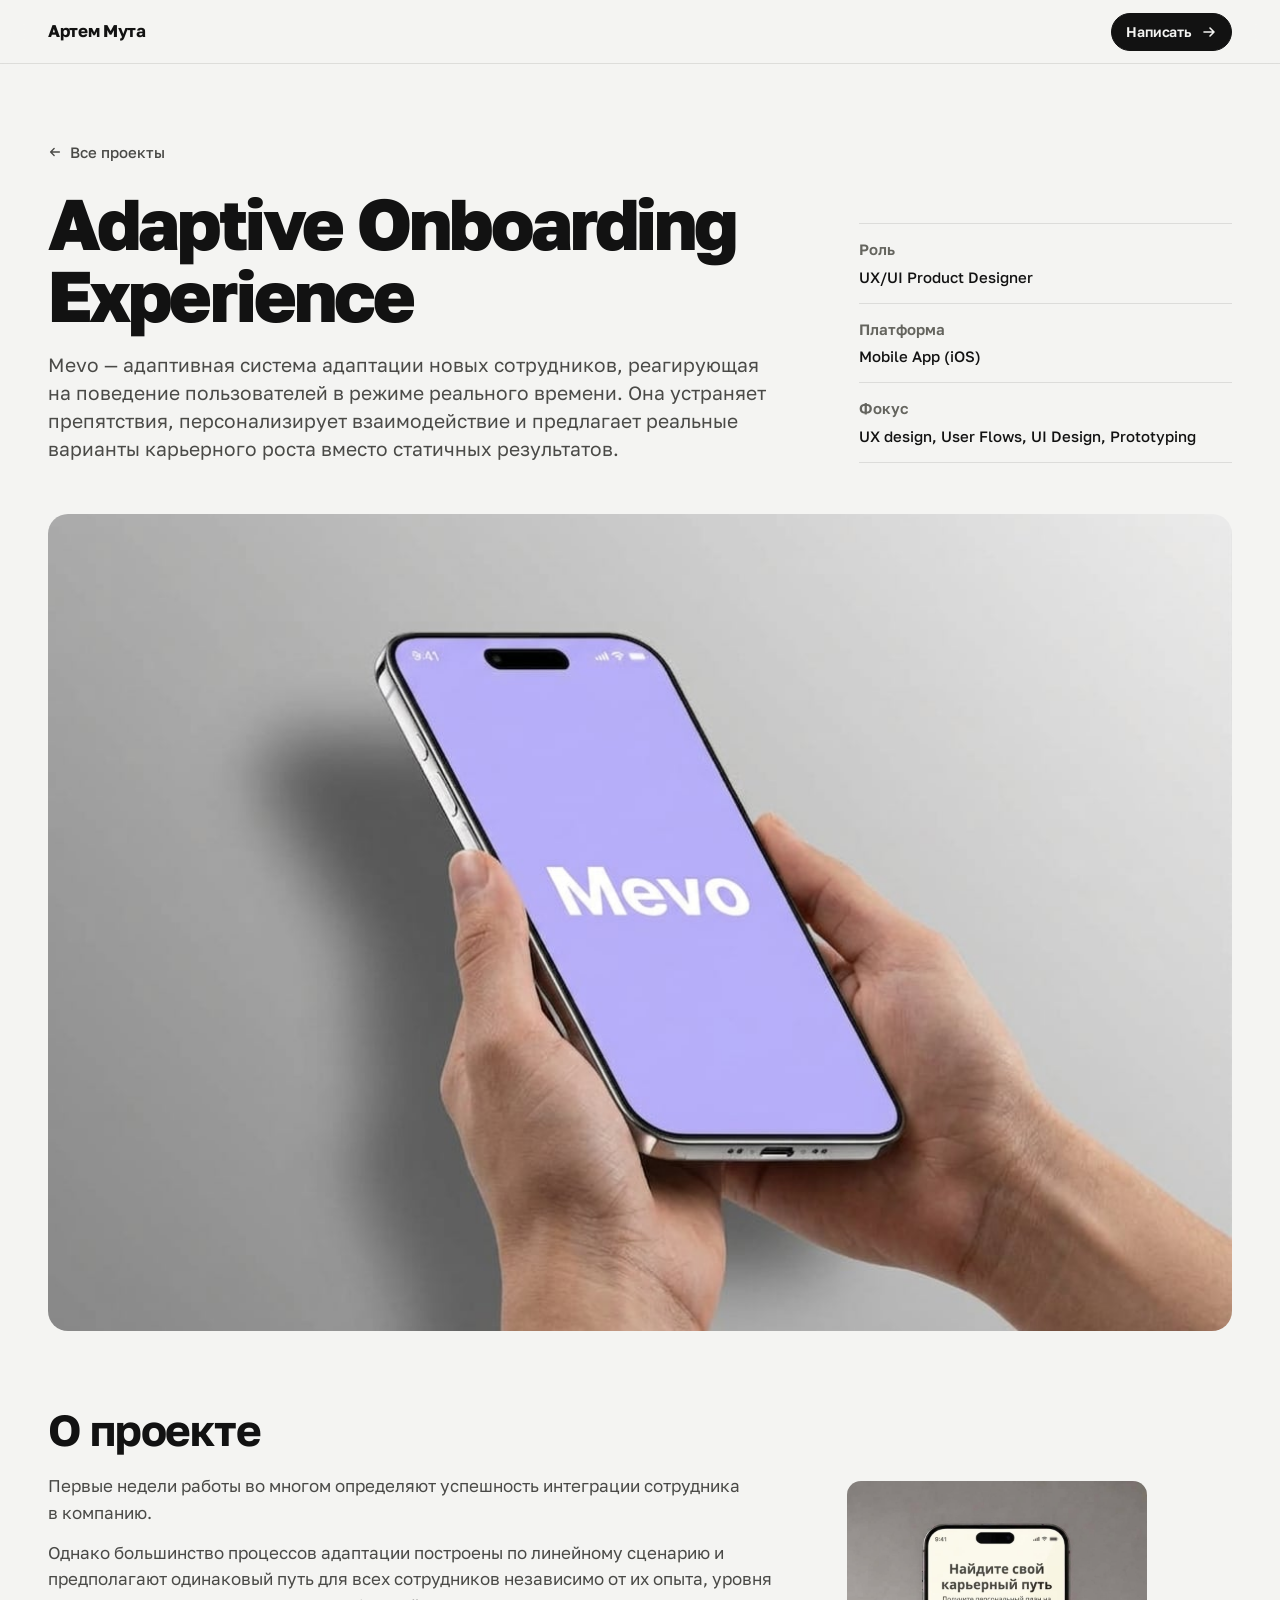
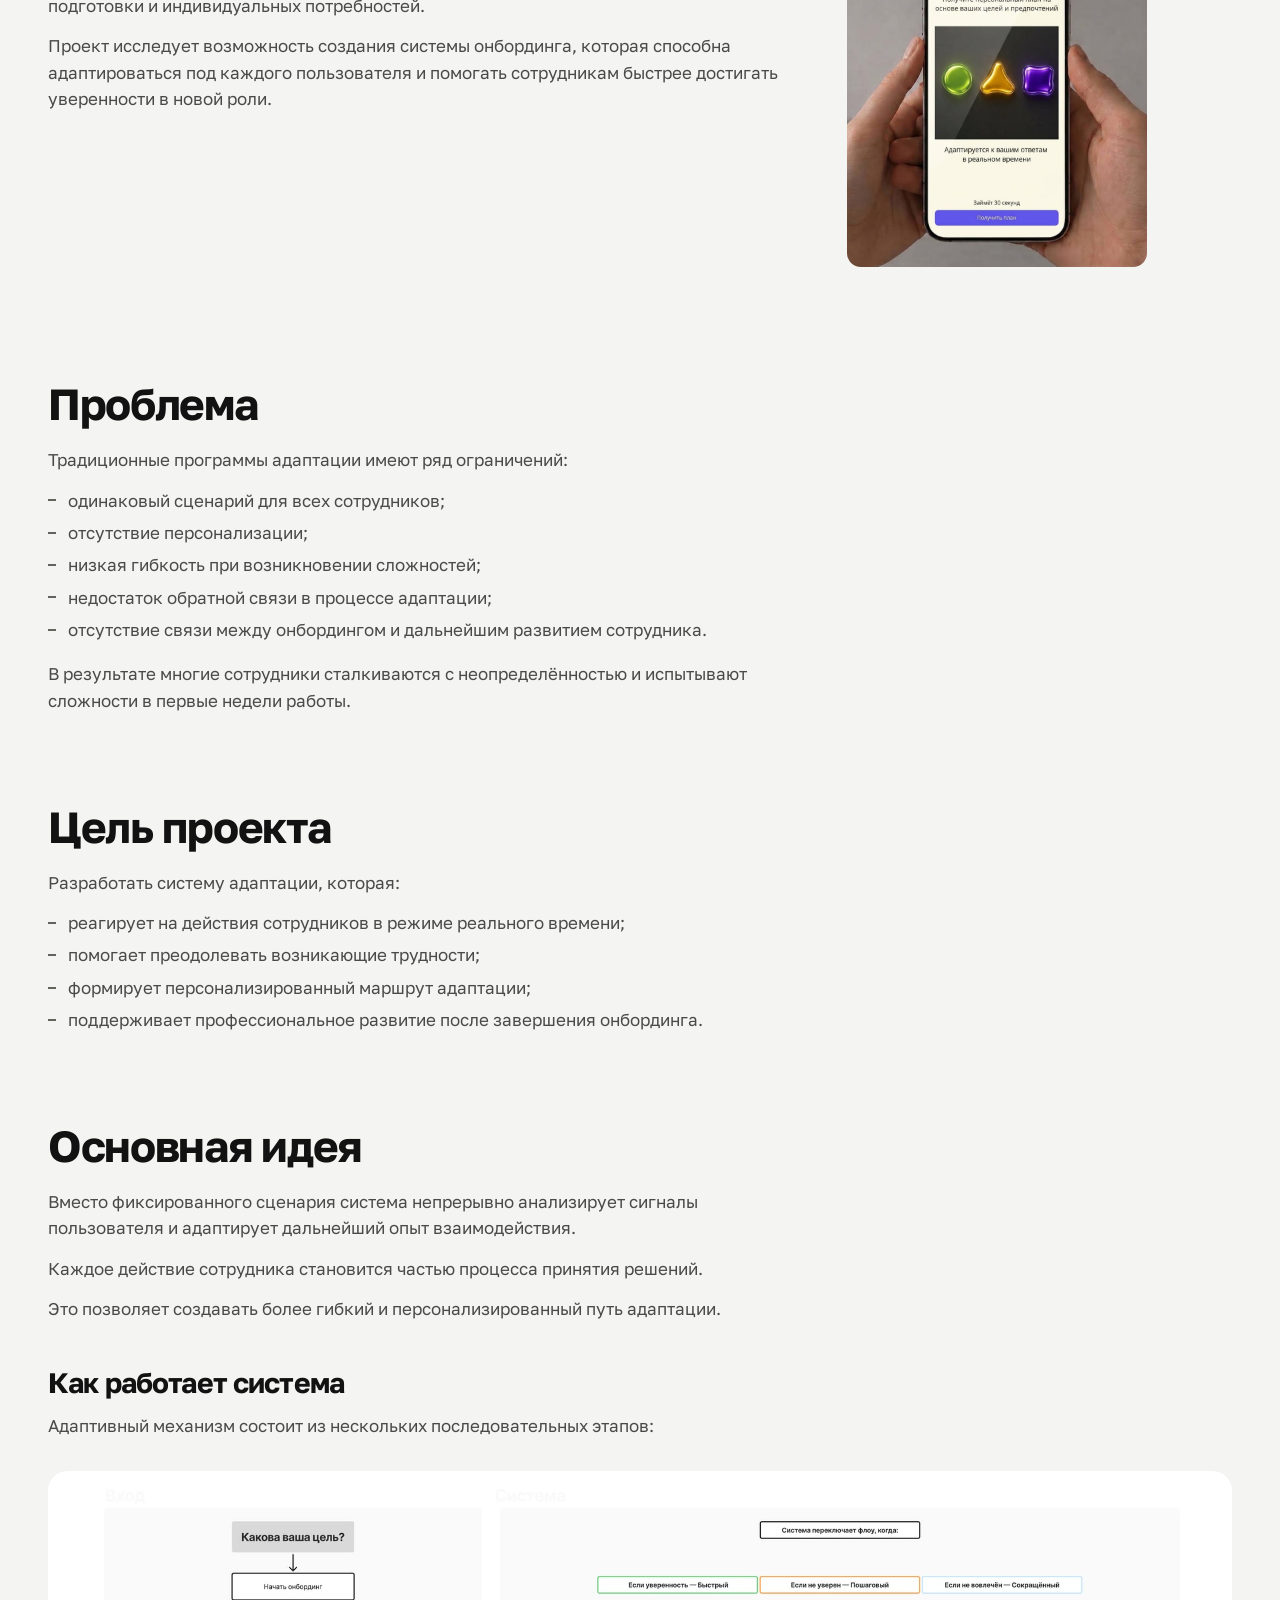
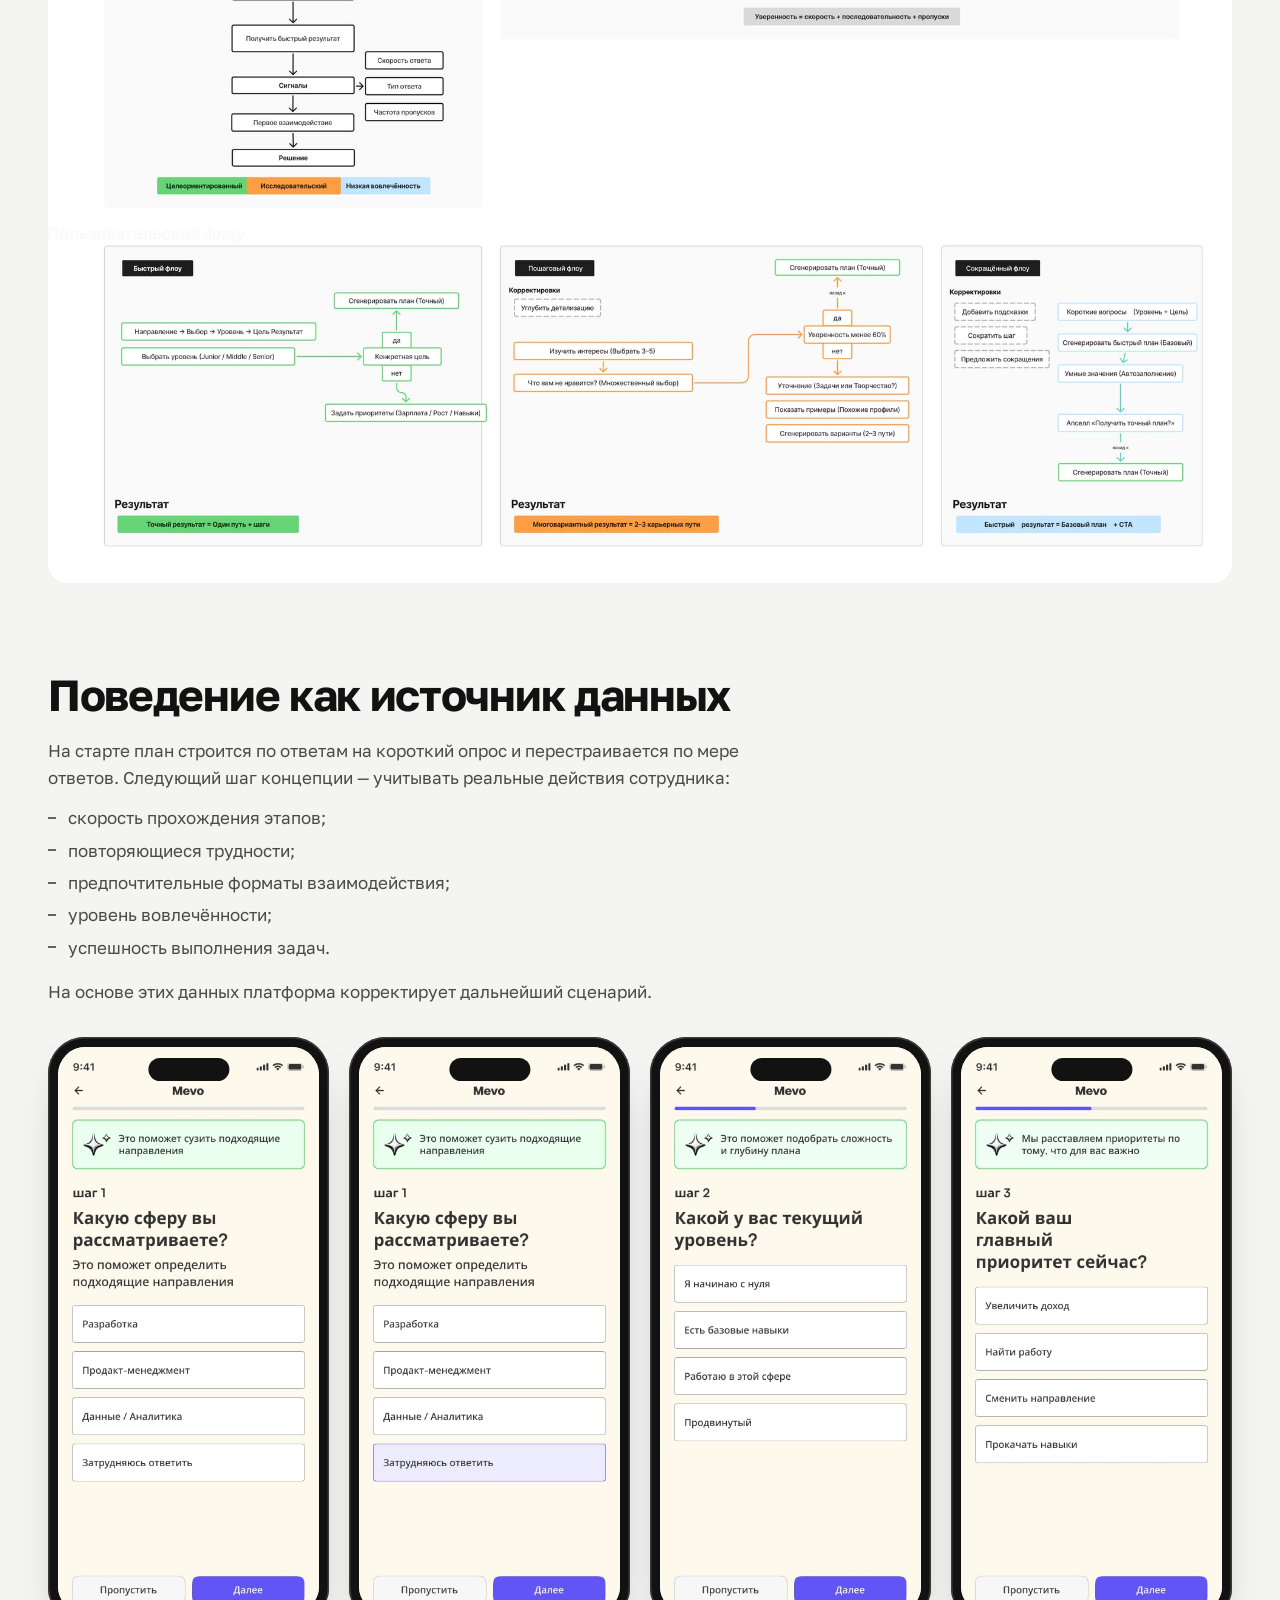
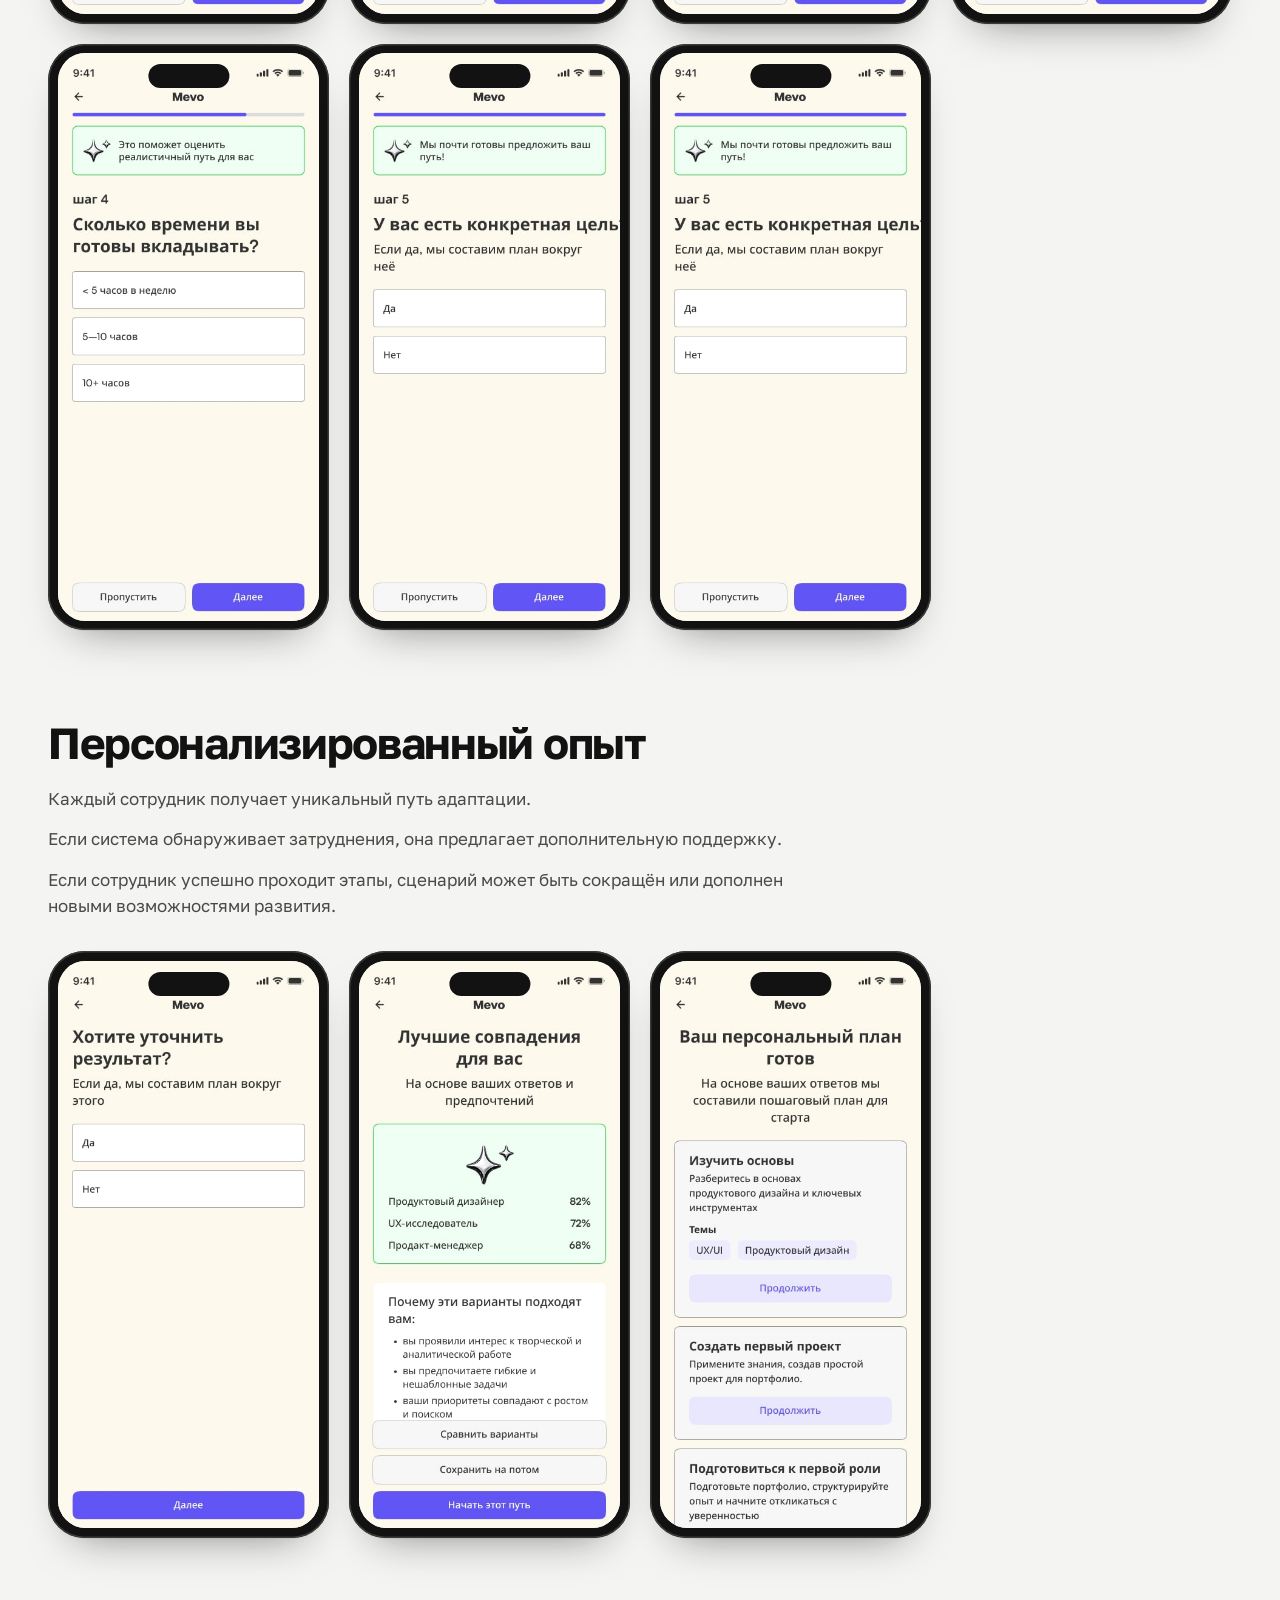
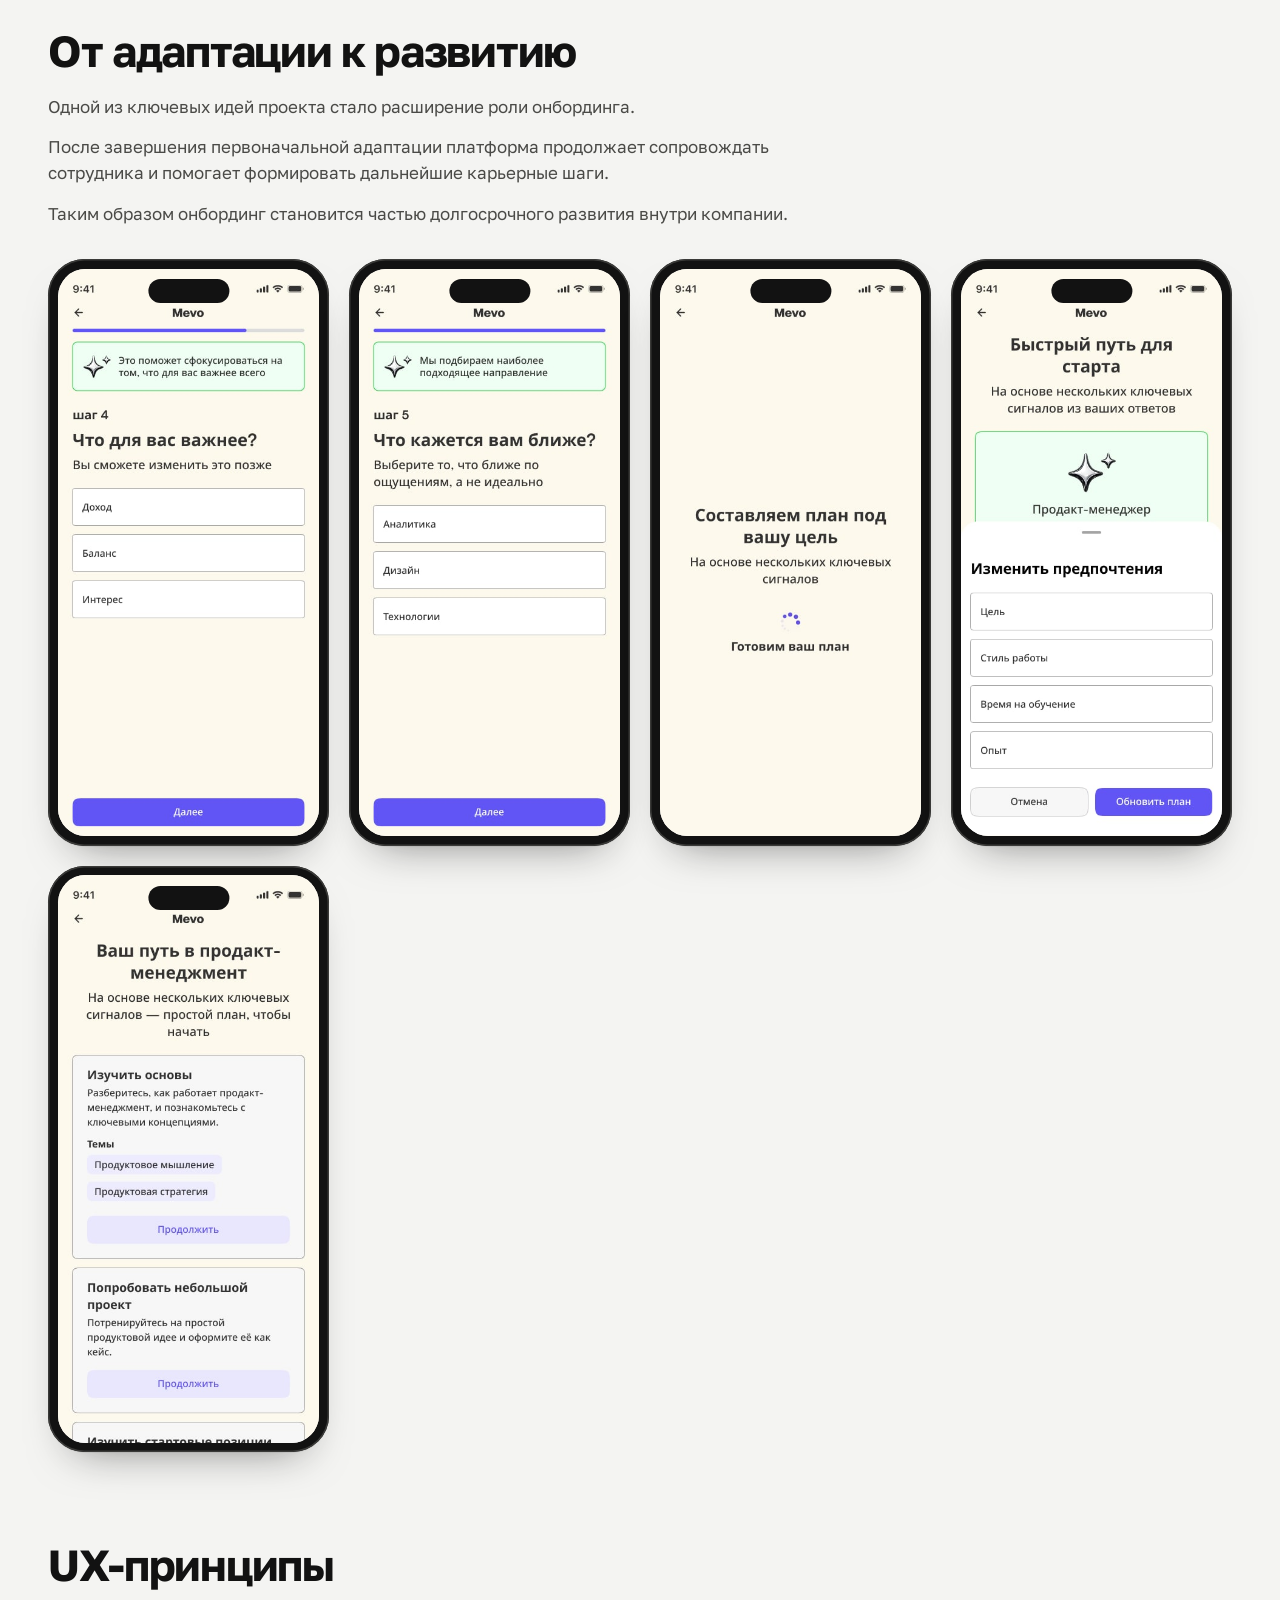
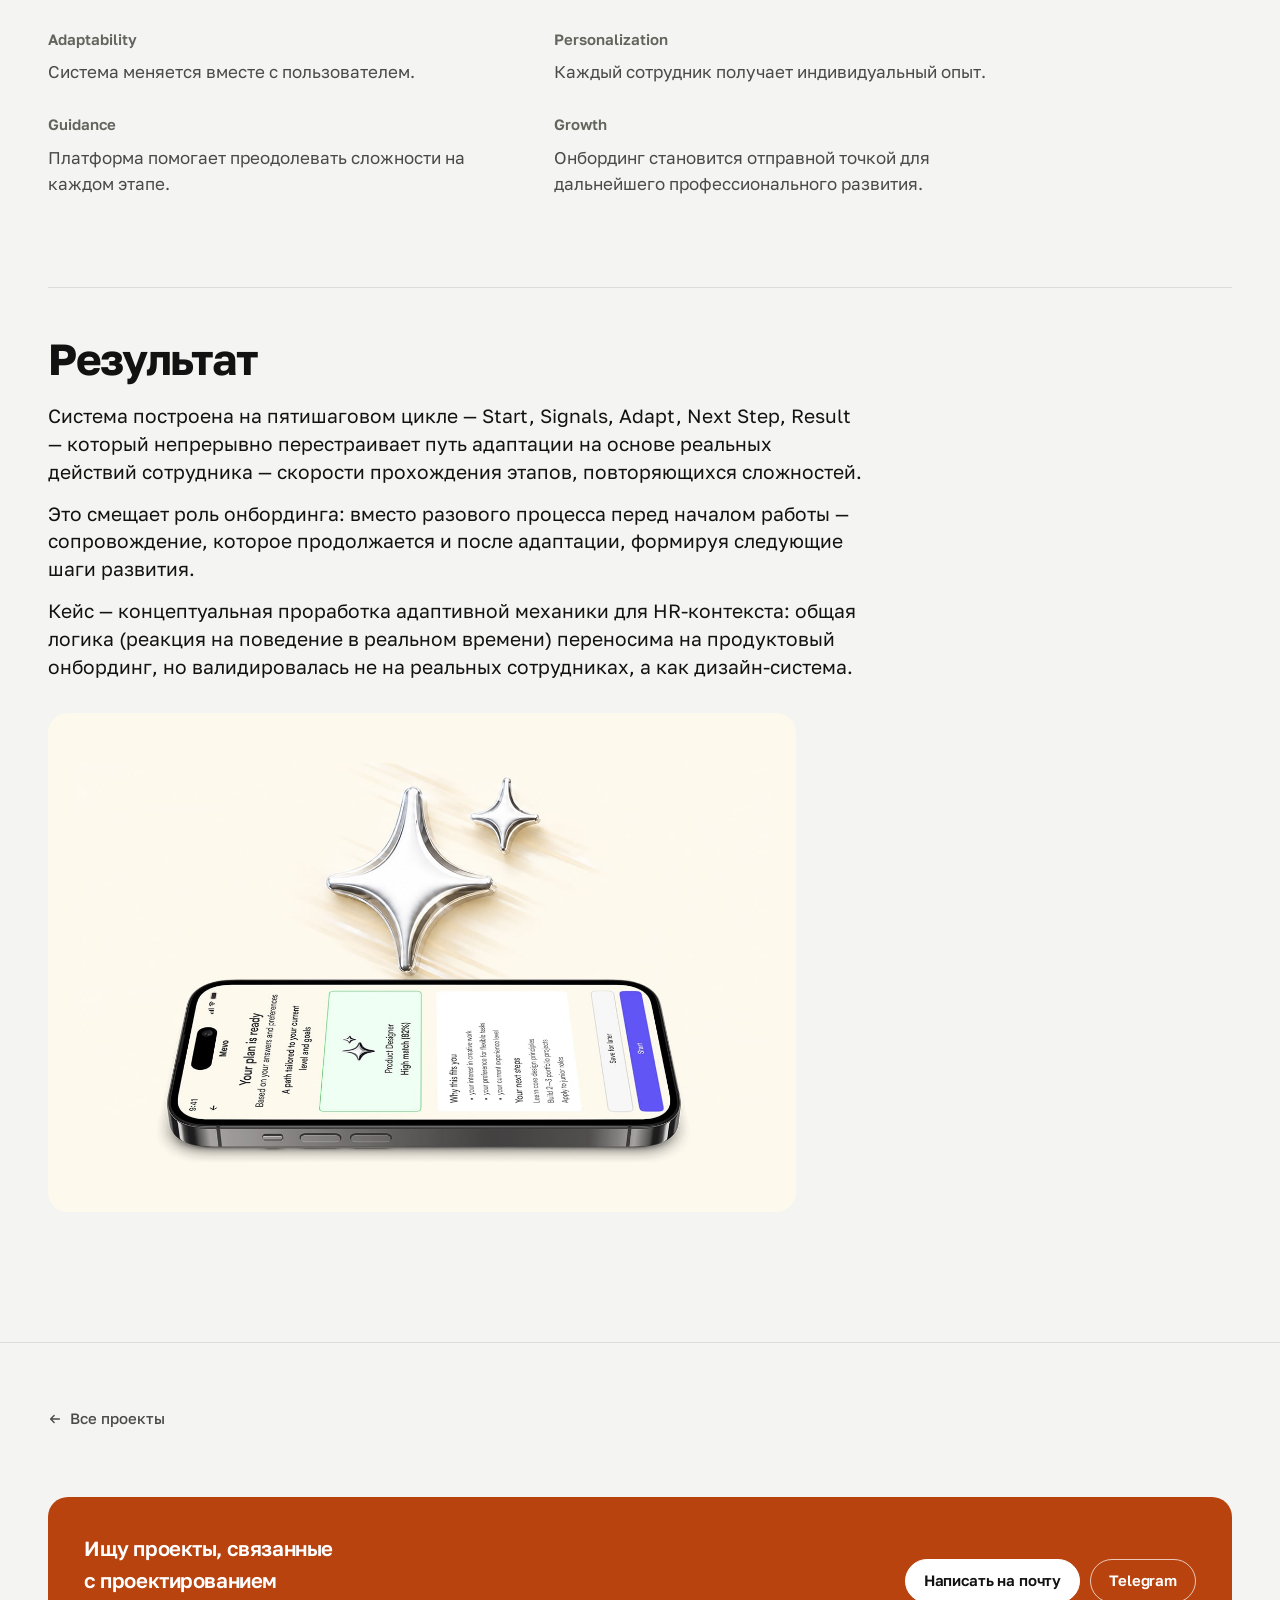
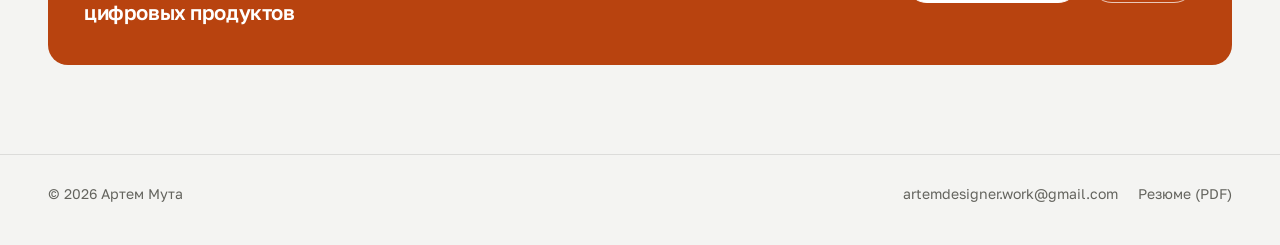
<file: cases/onboarding.html>
<!DOCTYPE html>
<html lang="ru">
<head>
<meta charset="utf-8">
<meta name="viewport" content="width=device-width, initial-scale=1">
<meta name="robots" content="noindex">
<title>Adaptive Onboarding Experience — Артем Мута</title>
<meta name="description" content="Mevo — адаптивная система адаптации новых сотрудников, реагирующая на поведение пользователей в режиме реального времени. Она устраняет препятствия, персонализирует взаимодействие и предлагает реальные варианты карьерного роста вместо статичных результатов.">
<meta property="og:title" content="Adaptive Onboarding Experience — кейс Артема Муты">
<meta property="og:description" content="Mevo — адаптивная система адаптации новых сотрудников, реагирующая на поведение пользователей в режиме реального времени. Она устраняет препятствия, персонализирует взаимодействие и предлагает реальные варианты карьерного роста вместо статичных результатов.">
<meta property="og:type" content="article">
<meta property="og:url" content="https://artemmdesign.ru/cases/onboarding.html">
<meta property="og:image" content="https://artemmdesign.ru/assets/cases/onboarding/01-hero.jpg">
<link rel="canonical" href="https://artemmdesign.ru/cases/onboarding.html">
<link rel="preload" href="../assets/fonts/golos-cyrillic.woff2" as="font" type="font/woff2" crossorigin>
<link rel="preload" href="../assets/fonts/golos-latin.woff2" as="font" type="font/woff2" crossorigin>
<link rel="icon" href="../assets/favicon.svg" type="image/svg+xml">
<link rel="stylesheet" href="../assets/site.css">
</head>
<body>

<header class="nav">
  <div class="wrap">
    <a class="brand" href="../index.html" aria-label="Артем Мута — на главную">
      <span>Артем Мута</span>
    </a>
    <a class="btn btn--sm" href="mailto:artemdesigner.work@gmail.com">Написать <svg viewBox="0 0 16 16" fill="none" stroke="currentColor" stroke-width="1.6" stroke-linecap="round" stroke-linejoin="round" aria-hidden="true"><path d="M3 8h10M9 4l4 4-4 4"/></svg></a>
  </div>
</header>

<main id="top">
  <section class="cs-hero" aria-labelledby="cs-title">
    <div class="wrap">
      <div class="cs-hero__head">
        <div class="cs-hero__title">
          <a class="cs-back reveal" href="../index.html#projects" style="--i:0"><svg viewBox="0 0 16 16" fill="none" stroke="currentColor" stroke-width="1.6" stroke-linecap="round" stroke-linejoin="round" aria-hidden="true"><path d="M13 8H3M7 4 3 8l4 4"/></svg> Все проекты</a>
          <h1 id="cs-title" class="reveal" style="--i:1">Adaptive Onboarding Experience</h1>
          <p class="lede reveal" style="--i:2">Mevo — адаптивная система адаптации новых сотрудников, реагирующая на поведение пользователей в режиме реального времени. Она устраняет препятствия, персонализирует взаимодействие и предлагает реальные варианты карьерного роста вместо статичных результатов.</p>
        </div>
        <dl class="cs-meta reveal" style="--i:3">
          <div><dt>Роль</dt><dd>UX/UI Product Designer</dd></div>
          <div><dt>Платформа</dt><dd>Mobile App (iOS)</dd></div>
          <div><dt>Фокус</dt><dd>UX design, User Flows, UI Design, Prototyping</dd></div>
        </dl>
      </div>
      <figure class="cs-hero__media reveal" style="--i:2; --hero-ar:1.450">
        <img src="../assets/cases/onboarding/01-hero.jpg" width="1196" height="896" alt="Смартфон в руках с экраном приветствия приложения Mevo" fetchpriority="high">
      </figure>
    </div>
  </section>

  <article class="cs-body">
    <div class="wrap">
      <div class="prose">
<h2>О проекте</h2>
<div class="side"><div class="side__text">
<p>Первые недели работы во многом определяют успешность интеграции сотрудника в компанию.</p>
<p>Однако большинство процессов адаптации построены по линейному сценарию и предполагают одинаковый путь для всех сотрудников независимо от их опыта, уровня подготовки и индивидуальных потребностей.</p>
<p>Проект исследует возможность создания системы онбординга, которая способна адаптироваться под каждого пользователя и помогать сотрудникам быстрее достигать уверенности в новой роли.</p>
</div>
<figure class="fig fig--grid fig--n1 reveal" style="--n:1; max-width:300px">
<div class="fig__cell"><div class="fig__tall fig__tall--fixed"><img src="../assets/cases/onboarding/02-about.jpg" width="900" height="1158" alt="Стартовый экран Mevo: «Найдите свой карьерный путь» — план адаптируется к ответам в реальном времени" loading="lazy"></div></div>
</figure>
</div>
<h2>Проблема</h2>
<p>Традиционные программы адаптации имеют ряд ограничений:</p>
<ul>
<li>одинаковый сценарий для всех сотрудников;</li>
<li>отсутствие персонализации;</li>
<li>низкая гибкость при возникновении сложностей;</li>
<li>недостаток обратной связи в процессе адаптации;</li>
<li>отсутствие связи между онбордингом и дальнейшим развитием сотрудника.</li>
</ul>
<p>В результате многие сотрудники сталкиваются с неопределённостью и испытывают сложности в первые недели работы.</p>
<h2>Цель проекта</h2>
<p>Разработать систему адаптации, которая:</p>
<ul>
<li>реагирует на действия сотрудников в режиме реального времени;</li>
<li>помогает преодолевать возникающие трудности;</li>
<li>формирует персонализированный маршрут адаптации;</li>
<li>поддерживает профессиональное развитие после завершения онбординга.</li>
</ul>
<h2>Основная идея</h2>
<p>Вместо фиксированного сценария система непрерывно анализирует сигналы пользователя и адаптирует дальнейший опыт взаимодействия.</p>
<p>Каждое действие сотрудника становится частью процесса принятия решений.</p>
<p>Это позволяет создавать более гибкий и персонализированный путь адаптации.</p>
<h3>Как работает система</h3>
<p>Адаптивный механизм состоит из нескольких последовательных этапов:</p>
<figure class="fig fig--single reveal"><img src="../assets/cases/onboarding/03-flow.jpg" width="2000" height="1202" alt="Схема адаптивного механизма: ветвления сценария в зависимости от ответов и поведения" loading="lazy"></figure>
<h2>Поведение как источник данных</h2>
<p>На старте план строится по ответам на короткий опрос и перестраивается по мере ответов. Следующий шаг концепции — учитывать реальные действия сотрудника:</p>
<ul>
<li>скорость прохождения этапов;</li>
<li>повторяющиеся трудности;</li>
<li>предпочтительные форматы взаимодействия;</li>
<li>уровень вовлечённости;</li>
<li>успешность выполнения задач.</li>
</ul>
<p>На основе этих данных платформа корректирует дальнейший сценарий.</p>
<figure class="fig fig--grid fig--n7 reveal" style="--n:4;">
<div class="fig__cell"><div class="device device--phone"><div class="device__screen"><img src="../assets/cases/onboarding/04-screen-1.jpg" width="430" height="932" alt="Опрос, экран 1 из 7: какую сферу вы рассматриваете — экран Mevo" loading="lazy"></div></div></div>
<div class="fig__cell"><div class="device device--phone"><div class="device__screen"><img src="../assets/cases/onboarding/04-screen-2.jpg" width="430" height="932" alt="Опрос, экран 2 из 7: выбран вариант ответа — экран Mevo" loading="lazy"></div></div></div>
<div class="fig__cell"><div class="device device--phone"><div class="device__screen"><img src="../assets/cases/onboarding/04-screen-3.jpg" width="430" height="932" alt="Опрос, экран 3 из 7 — экран Mevo" loading="lazy"></div></div></div>
<div class="fig__cell"><div class="device device--phone"><div class="device__screen"><img src="../assets/cases/onboarding/04-screen-4.jpg" width="430" height="932" alt="Опрос, экран 4 из 7 — экран Mevo" loading="lazy"></div></div></div>
<div class="fig__cell"><div class="device device--phone"><div class="device__screen"><img src="../assets/cases/onboarding/04-screen-5.jpg" width="430" height="932" alt="Опрос, экран 5 из 7 — экран Mevo" loading="lazy"></div></div></div>
<div class="fig__cell"><div class="device device--phone"><div class="device__screen"><img src="../assets/cases/onboarding/04-screen-6.jpg" width="430" height="932" alt="Опрос, экран 6 из 7 — экран Mevo" loading="lazy"></div></div></div>
<div class="fig__cell"><div class="device device--phone"><div class="device__screen"><img src="../assets/cases/onboarding/04-screen-7.jpg" width="430" height="932" alt="Опрос, экран 7 из 7 — экран Mevo" loading="lazy"></div></div></div>
</figure>
<h2>Персонализированный опыт</h2>
<p>Каждый сотрудник получает уникальный путь адаптации.</p>
<p>Если система обнаруживает затруднения, она предлагает дополнительную поддержку.</p>
<p>Если сотрудник успешно проходит этапы, сценарий может быть сокращён или дополнен новыми возможностями развития.</p>
<figure class="fig fig--grid fig--n3 reveal" style="--n:4;">
<div class="fig__cell"><div class="device device--phone"><div class="device__screen"><img src="../assets/cases/onboarding/05-screen-1.jpg" width="430" height="932" alt="Уточнение результата — экран Mevo" loading="lazy"></div></div></div>
<div class="fig__cell"><div class="device device--phone"><div class="device__screen"><img src="../assets/cases/onboarding/05-screen-2.jpg" width="430" height="932" alt="Лучшие совпадения для вас — экран Mevo" loading="lazy"></div></div></div>
<div class="fig__cell"><div class="device device--phone"><div class="device__screen"><img src="../assets/cases/onboarding/05-screen-3.jpg" width="430" height="1027" alt="Персональный план готов — экран Mevo" loading="lazy"></div></div></div>
</figure>
<h2>От адаптации к развитию</h2>
<p>Одной из ключевых идей проекта стало расширение роли онбординга.</p>
<p>После завершения первоначальной адаптации платформа продолжает сопровождать сотрудника и помогает формировать дальнейшие карьерные шаги.</p>
<p>Таким образом онбординг становится частью долгосрочного развития внутри компании.</p>
<figure class="fig fig--grid fig--n5 reveal" style="--n:4;">
<div class="fig__cell"><div class="device device--phone"><div class="device__screen"><img src="../assets/cases/onboarding/06-screen-1.jpg" width="430" height="932" alt="Шаг 4: что для вас важнее — экран Mevo" loading="lazy"></div></div></div>
<div class="fig__cell"><div class="device device--phone"><div class="device__screen"><img src="../assets/cases/onboarding/06-screen-2.jpg" width="430" height="932" alt="Шаг 5: что вам ближе — экран Mevo" loading="lazy"></div></div></div>
<div class="fig__cell"><div class="device device--phone"><div class="device__screen"><img src="../assets/cases/onboarding/06-screen-3.jpg" width="430" height="932" alt="Составляем план — экран Mevo" loading="lazy"></div></div></div>
<div class="fig__cell"><div class="device device--phone"><div class="device__screen"><img src="../assets/cases/onboarding/06-screen-4.jpg" width="430" height="932" alt="Быстрый путь и изменение предпочтений — экран Mevo" loading="lazy"></div></div></div>
<div class="fig__cell"><div class="device device--phone"><div class="device__screen"><img src="../assets/cases/onboarding/06-screen-5.jpg" width="430" height="1127" alt="Путь в продакт-менеджмент — экран Mevo" loading="lazy"></div></div></div>
</figure>
<h2>UX-принципы</h2>
<div class="cols">
<div><p class="label">Adaptability</p>
<p>Система меняется вместе с пользователем.</p>
</div>
<div><p class="label">Personalization</p>
<p>Каждый сотрудник получает индивидуальный опыт.</p>
</div>
<div><p class="label">Guidance</p>
<p>Платформа помогает преодолевать сложности на каждом этапе.</p>
</div>
<div><p class="label">Growth</p>
<p>Онбординг становится отправной точкой для дальнейшего профессионального развития.</p>
</div>
</div>
<div class="cs-result">
<h2>Результат</h2>
<p>Система построена на пятишаговом цикле — Start, Signals, Adapt, Next Step, Result — который непрерывно перестраивает путь адаптации на основе реальных действий сотрудника — скорости прохождения этапов, повторяющихся сложностей.</p>
<p>Это смещает роль онбординга: вместо разового процесса перед началом работы — сопровождение, которое продолжается и после адаптации, формируя следующие шаги развития.</p>
<p>Кейс — концептуальная проработка адаптивной механики для HR-контекста: общая логика (реакция на поведение в реальном времени) переносима на продуктовый онбординг, но валидировалась не на реальных сотрудниках, а как дизайн-система.</p>
<figure class="fig fig--single reveal"><img src="../assets/cases/onboarding/07-cover-phone.jpg" width="1440" height="962" alt="Смартфон с экраном персонального плана Mevo" loading="lazy"></figure>
</div>
      </div>
    </div>
  </article>

  <nav class="cs-next" aria-label="Другие проекты">
    <div class="wrap">
      <a class="cs-back" href="../index.html#projects"><svg viewBox="0 0 16 16" fill="none" stroke="currentColor" stroke-width="1.6" stroke-linecap="round" stroke-linejoin="round" aria-hidden="true"><path d="M13 8H3M7 4 3 8l4 4"/></svg> Все проекты</a>
      <div class="cs-contact">
        <p>Ищу проекты, связанные с проектированием цифровых продуктов</p>
        <div>
          <a class="btn btn--light" href="mailto:artemdesigner.work@gmail.com">Написать на почту</a>
          <a class="btn btn--outline-light" href="https://t.me/Artfreelancer" target="_blank" rel="noopener">Telegram</a>
        </div>
      </div>
    </div>
  </nav>
</main>

<footer class="footer">
  <div class="wrap">
    <span>© <span class="num">2026</span> Артем Мута</span>
    <nav aria-label="Контакты">
      <a href="mailto:artemdesigner.work@gmail.com">artemdesigner.work@gmail.com</a>
      <a href="../assets/artem-muta-resume.pdf" target="_blank" rel="noopener">Резюме (PDF)</a>
    </nav>
  </div>
</footer>

<script>
  document.documentElement.classList.add('js');
  const els = document.querySelectorAll('.reveal');
  if ('IntersectionObserver' in window) {
    const io = new IntersectionObserver((entries) => {
      for (const e of entries) { if (e.isIntersecting) { e.target.classList.add('in'); io.unobserve(e.target); } }
    }, { rootMargin: '0px 0px -8% 0px', threshold: 0.05 });
    els.forEach(el => io.observe(el));
  } else { els.forEach(el => el.classList.add('in')); }
</script>
</body>
</html>
</file>
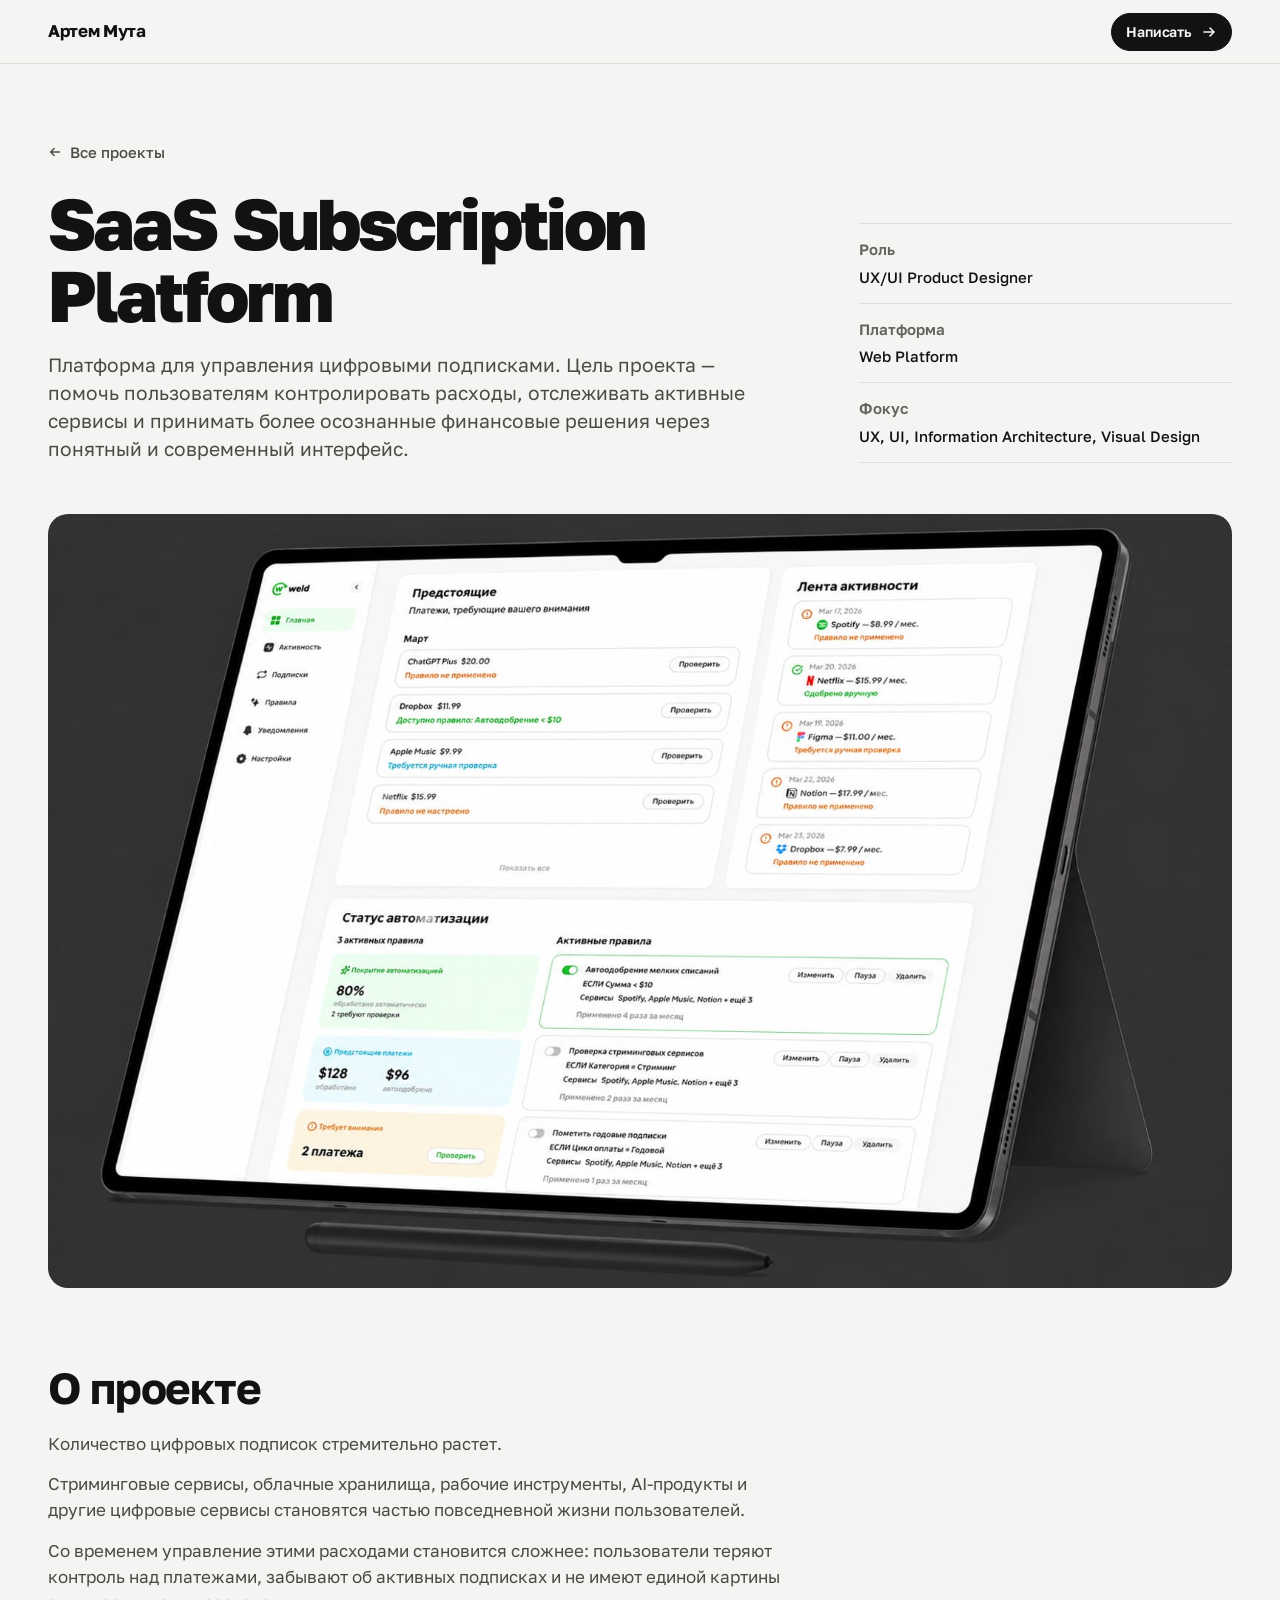
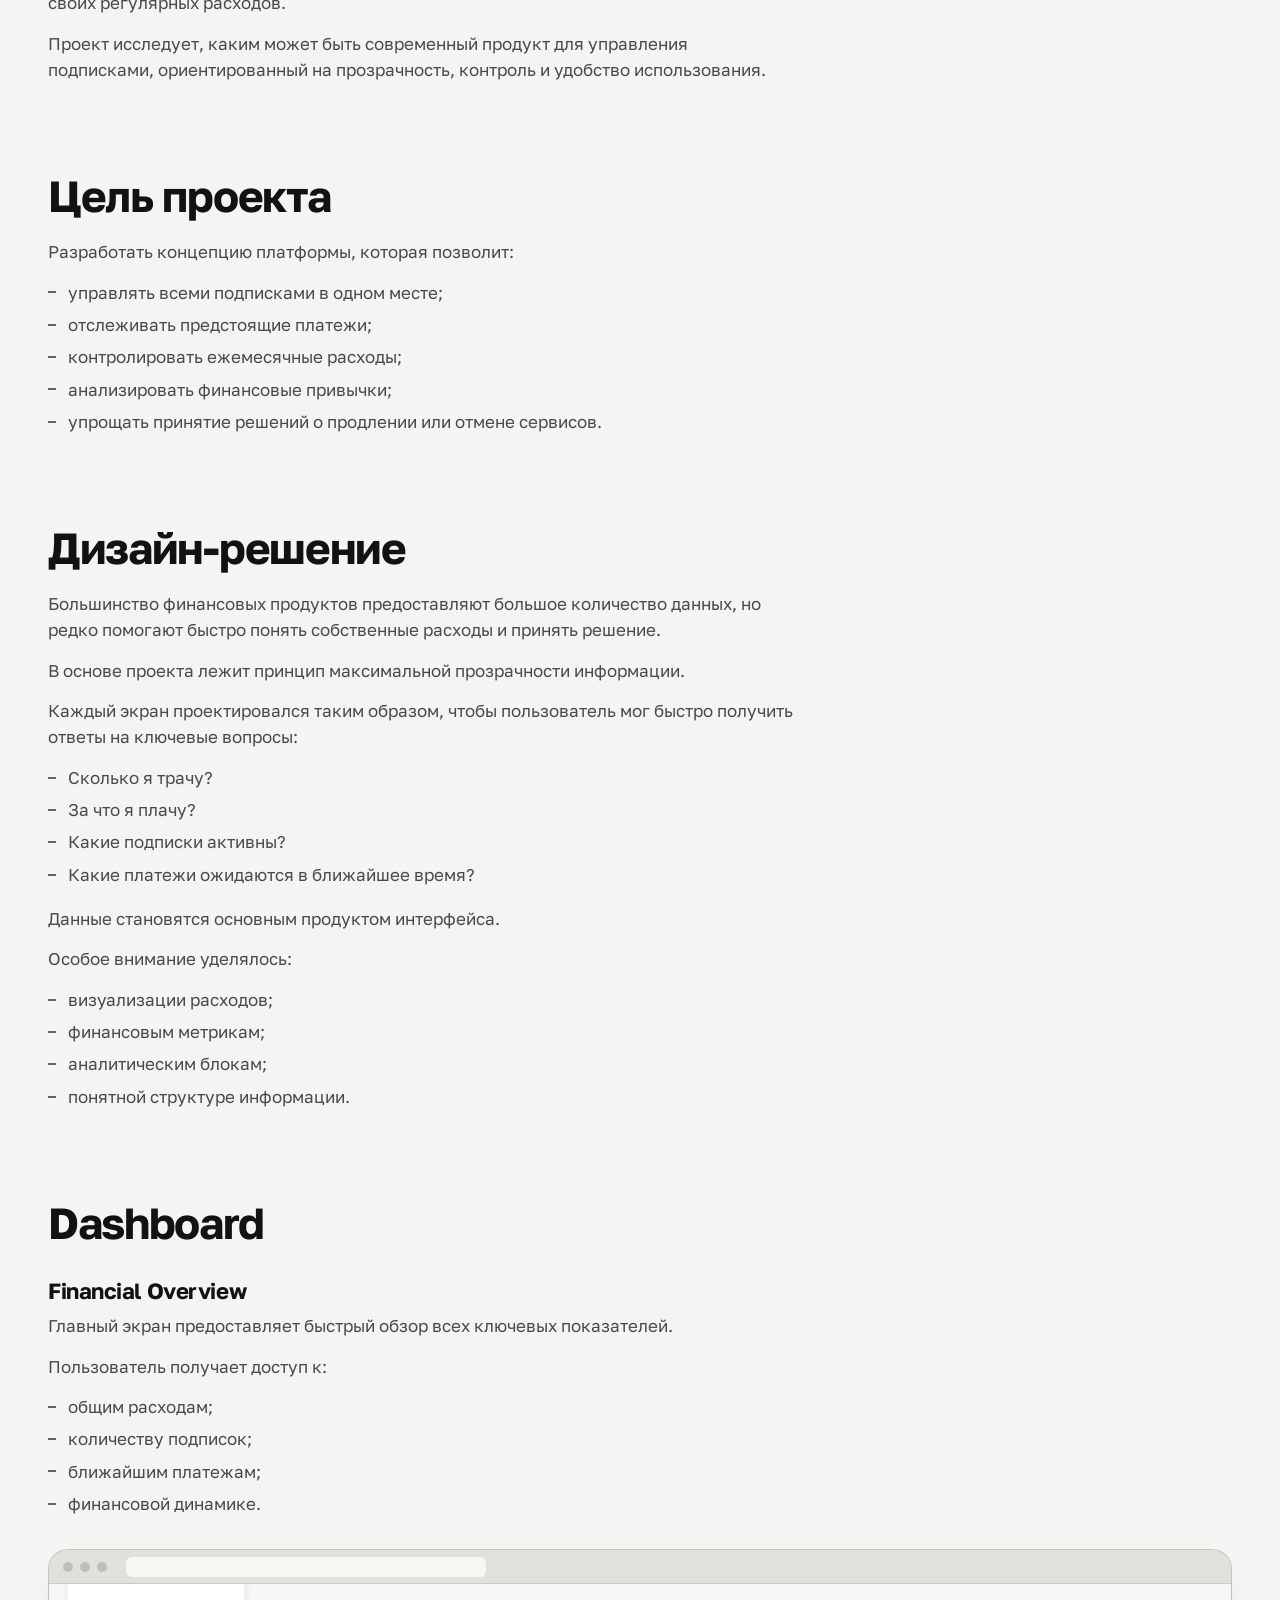
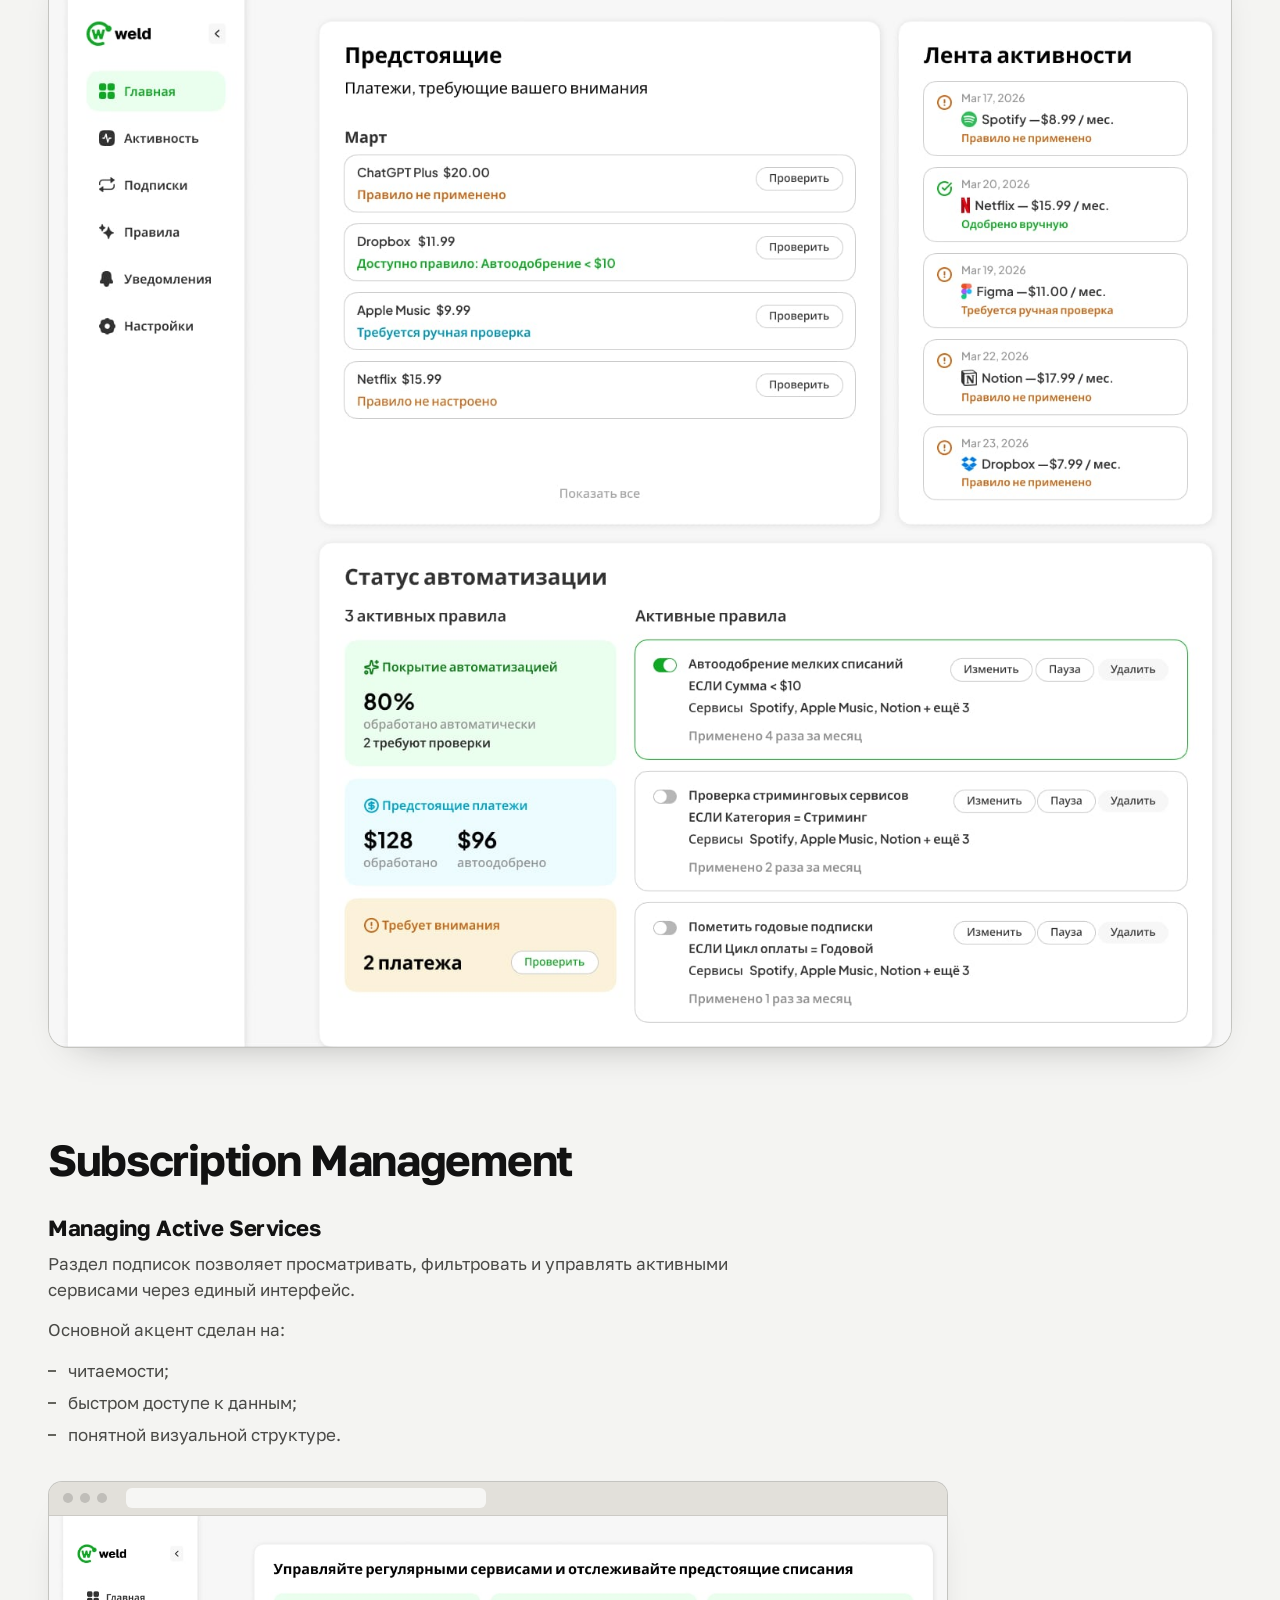
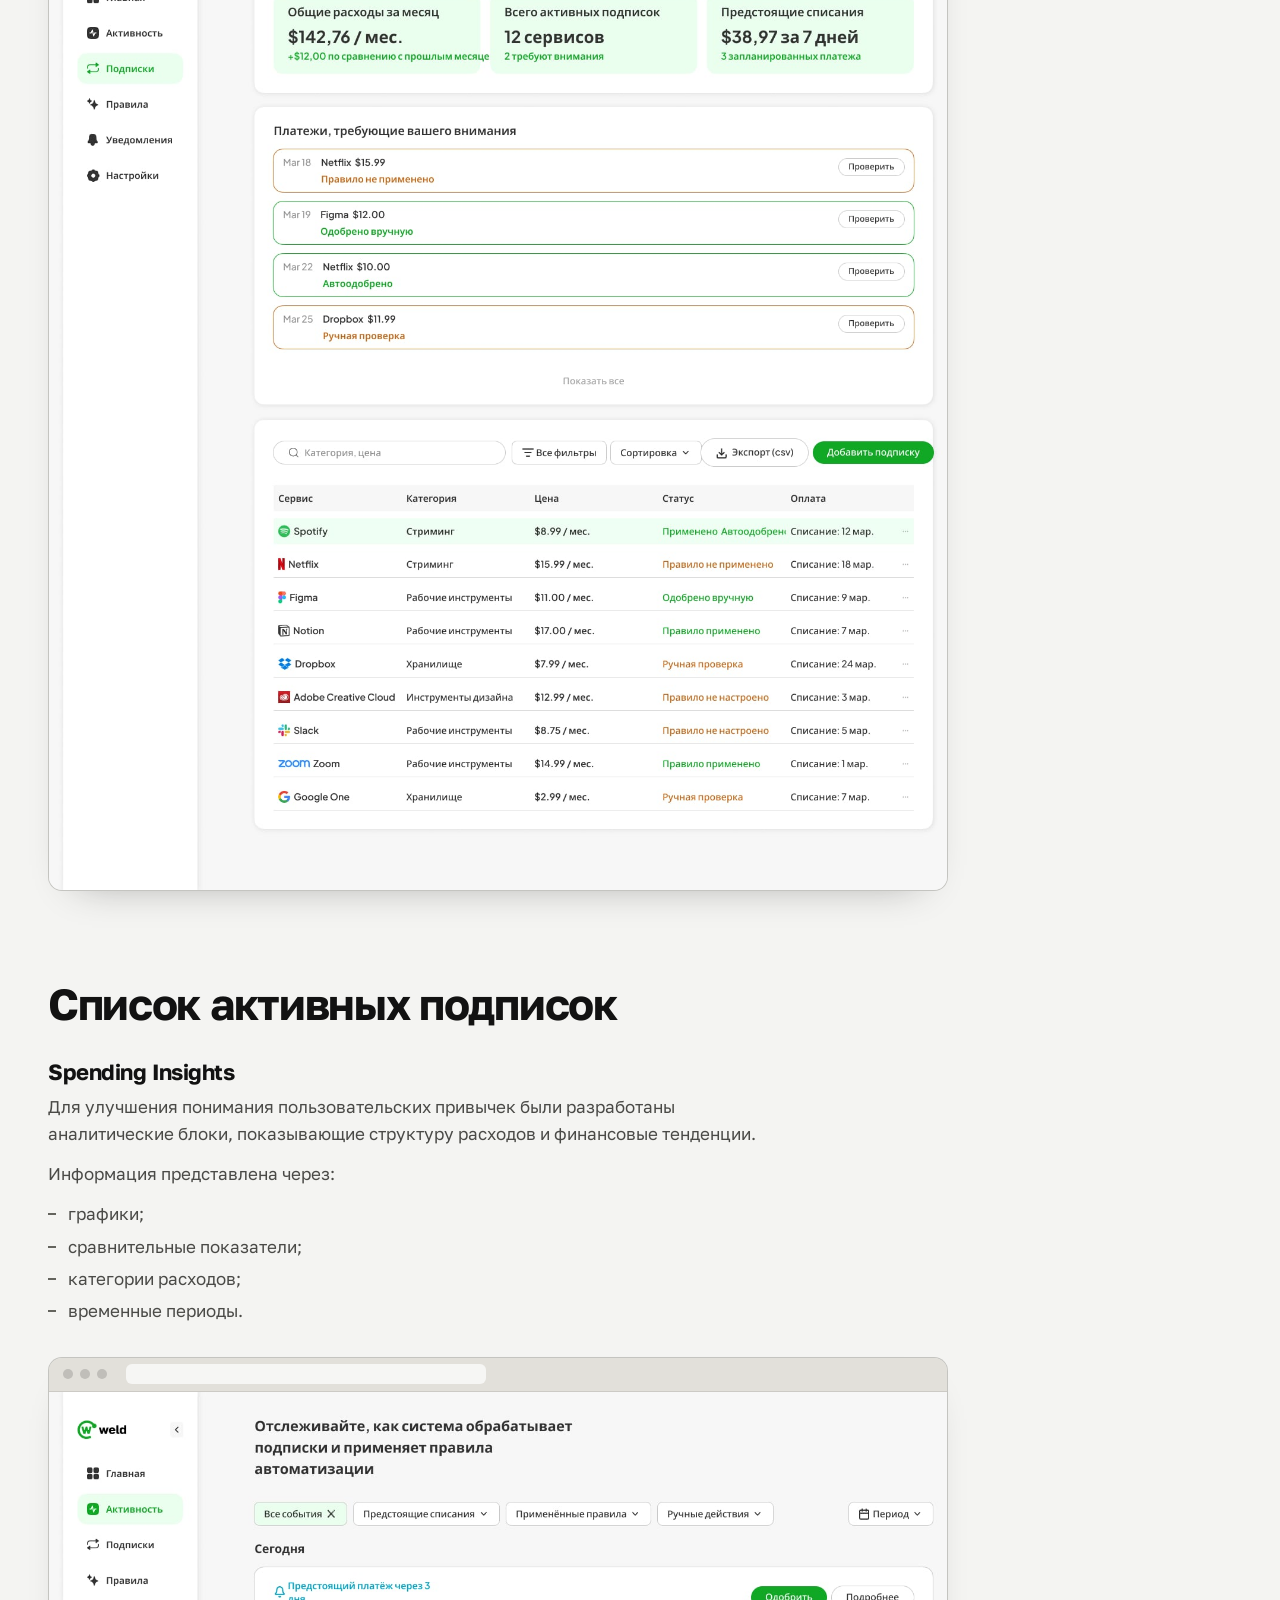
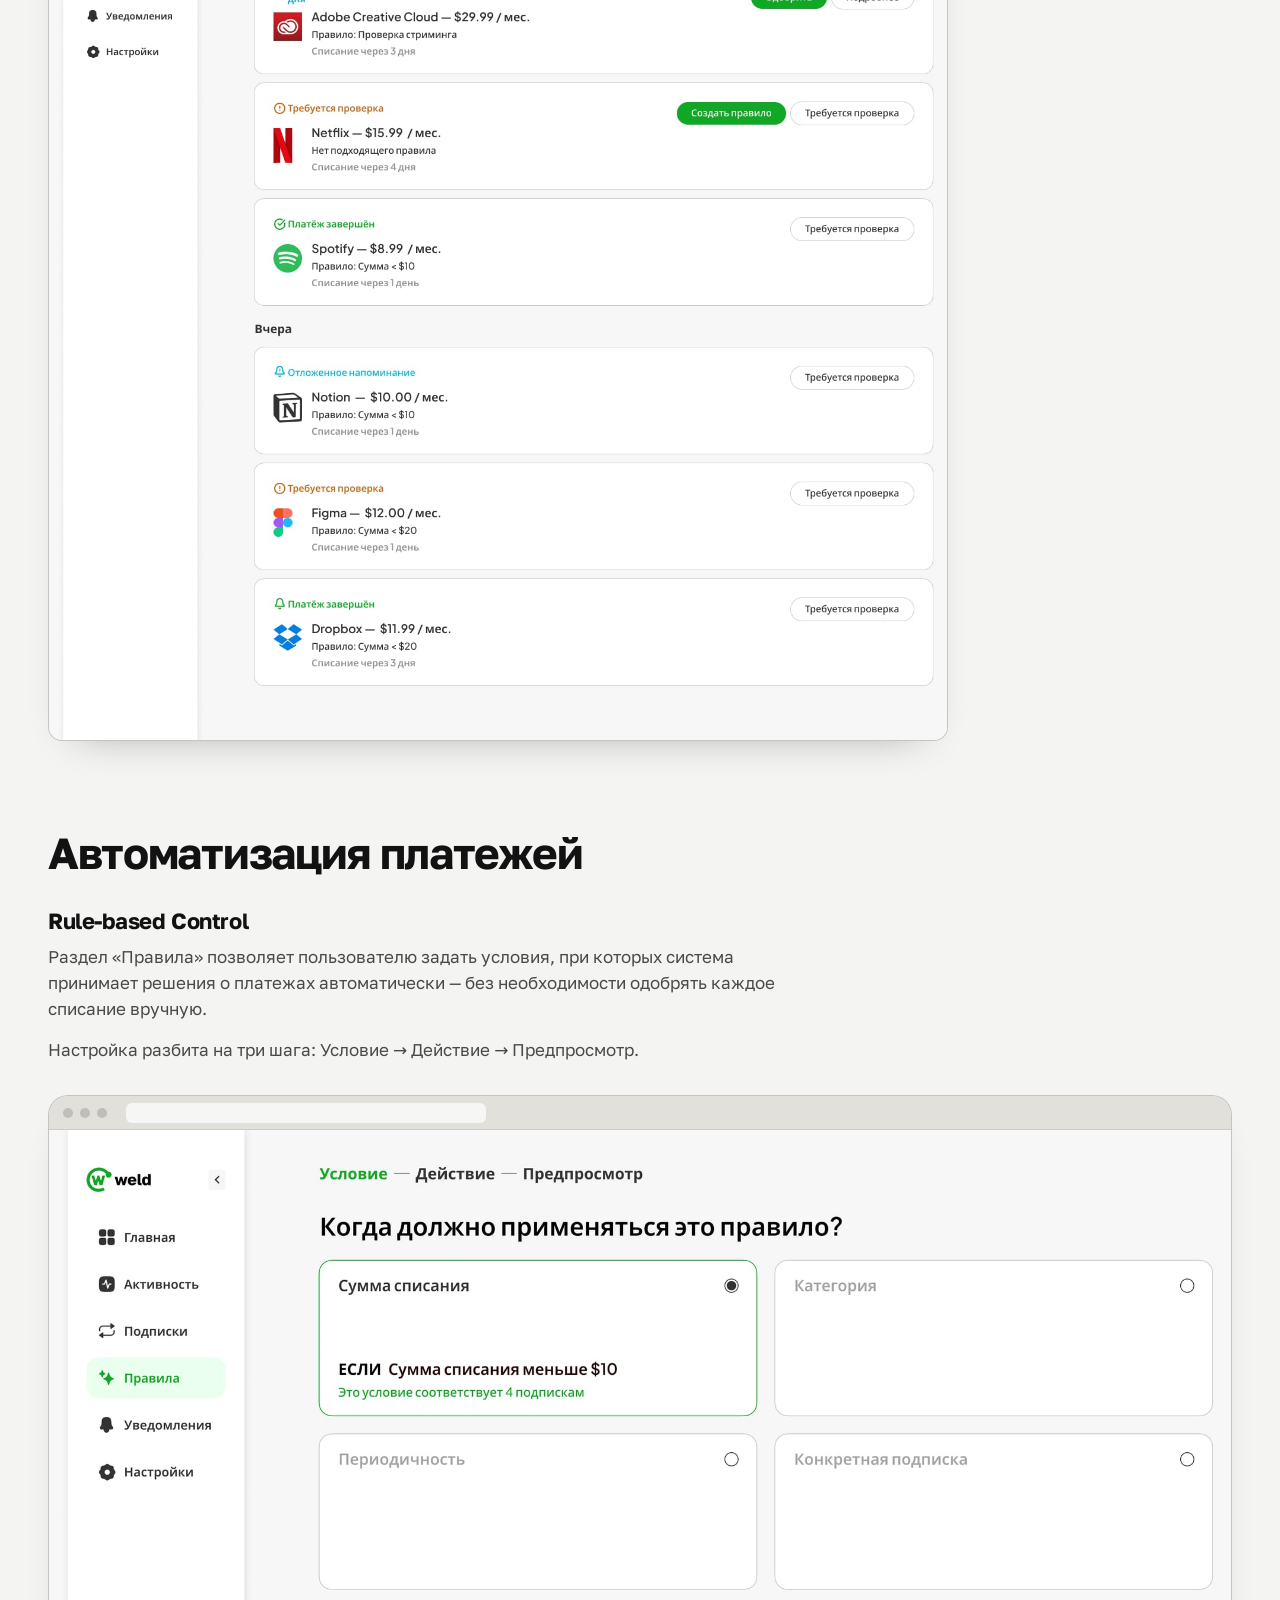
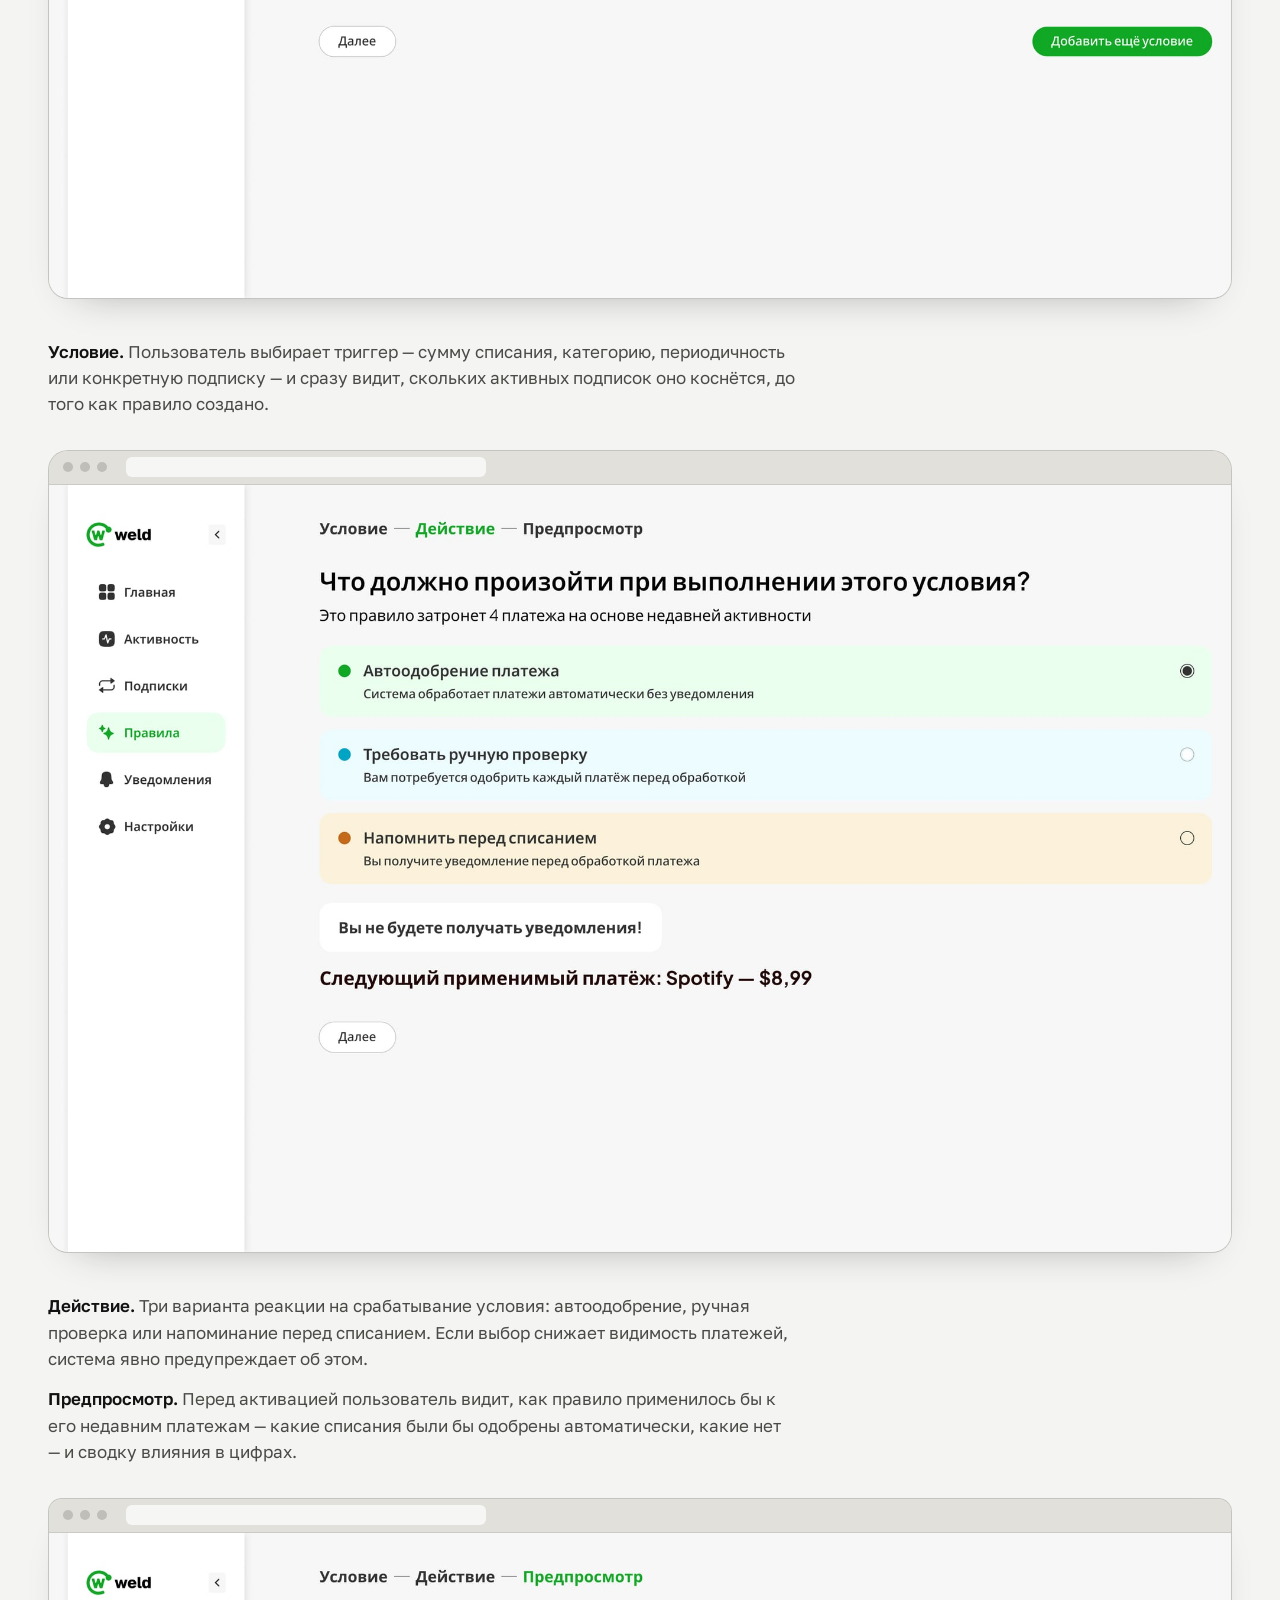
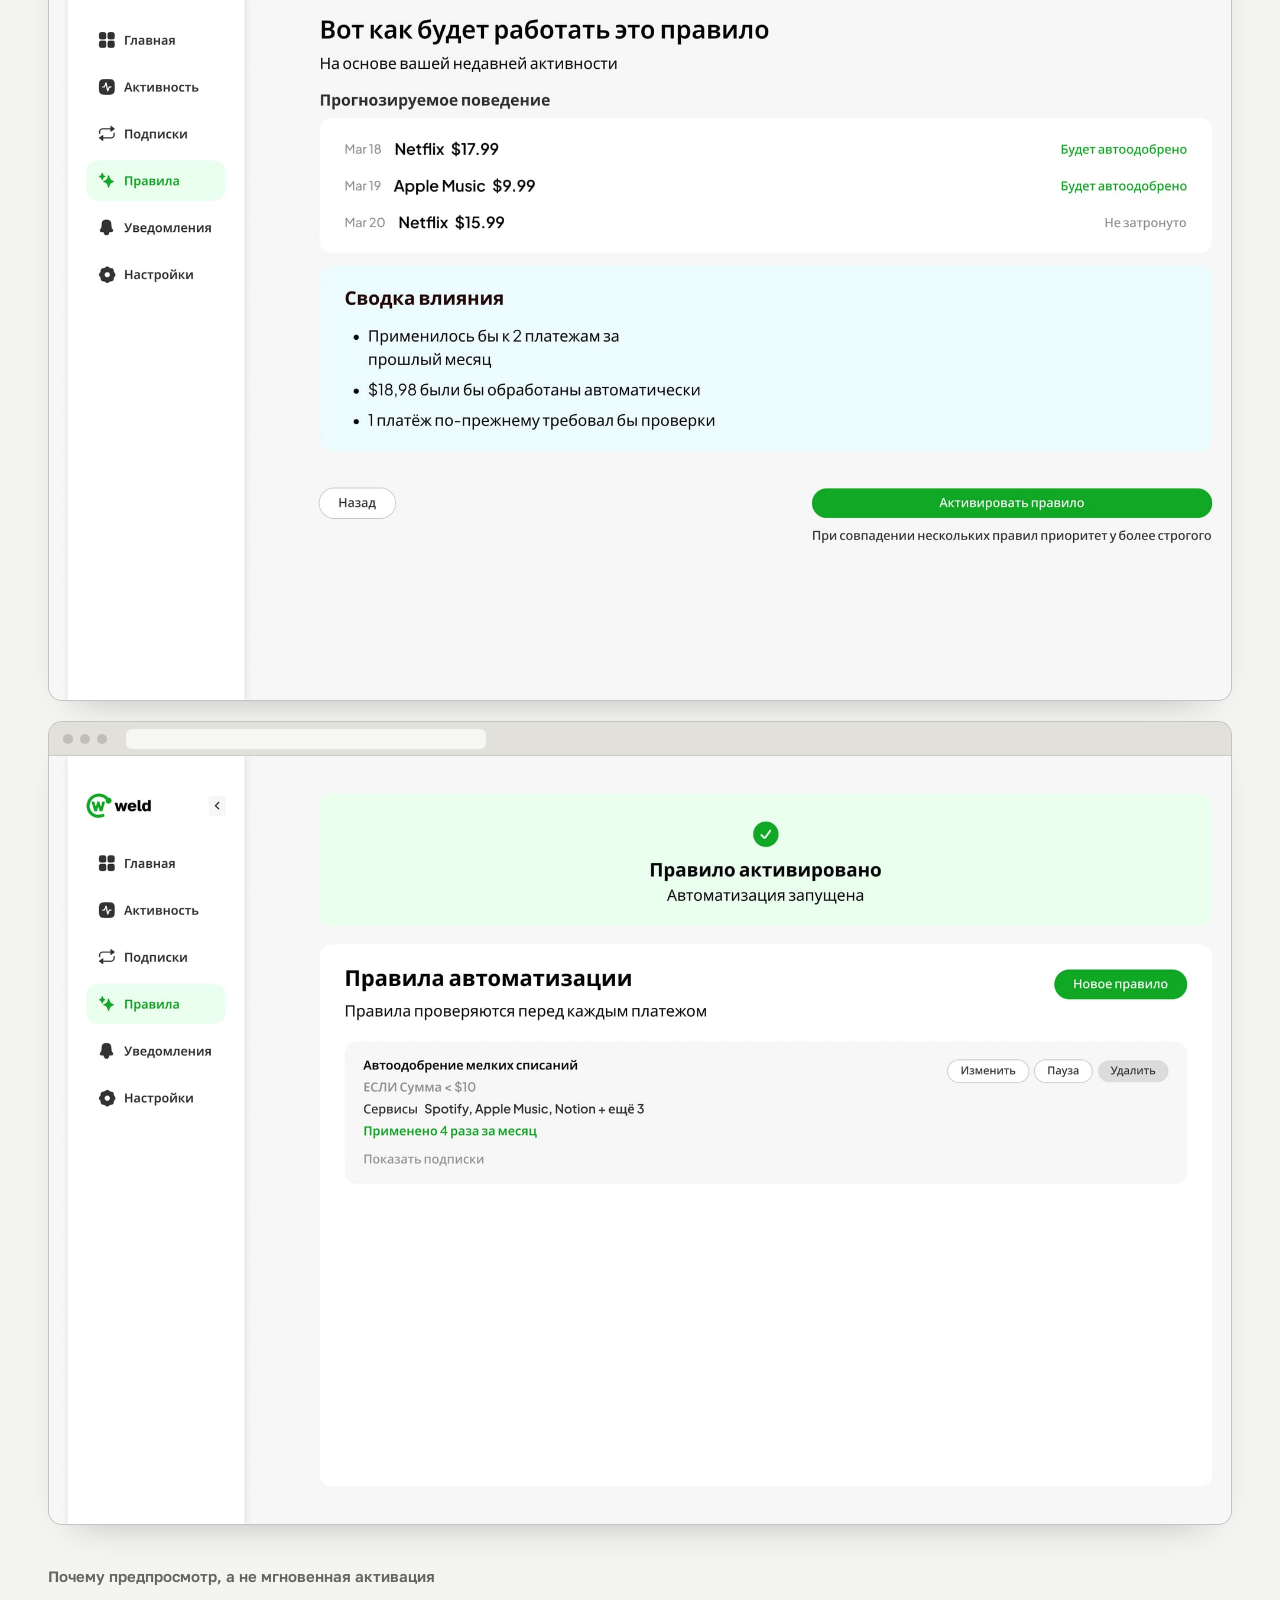
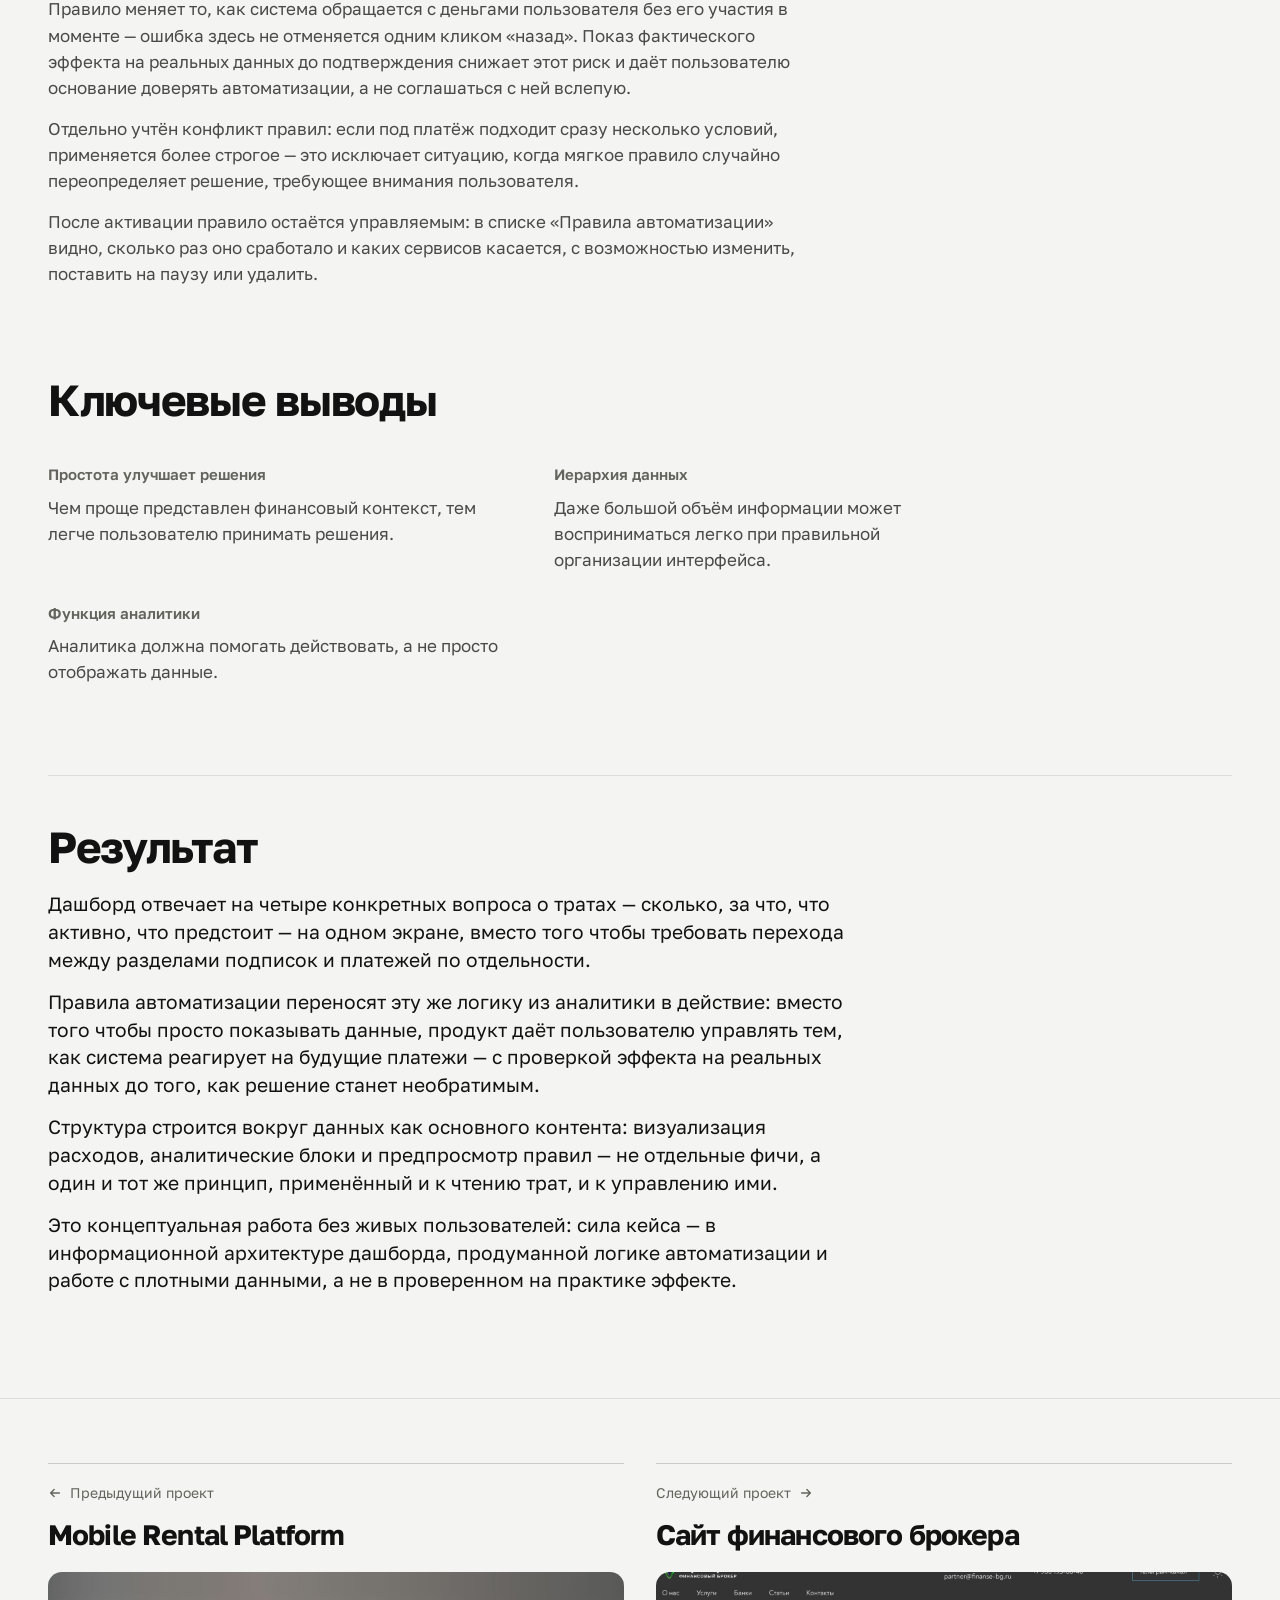
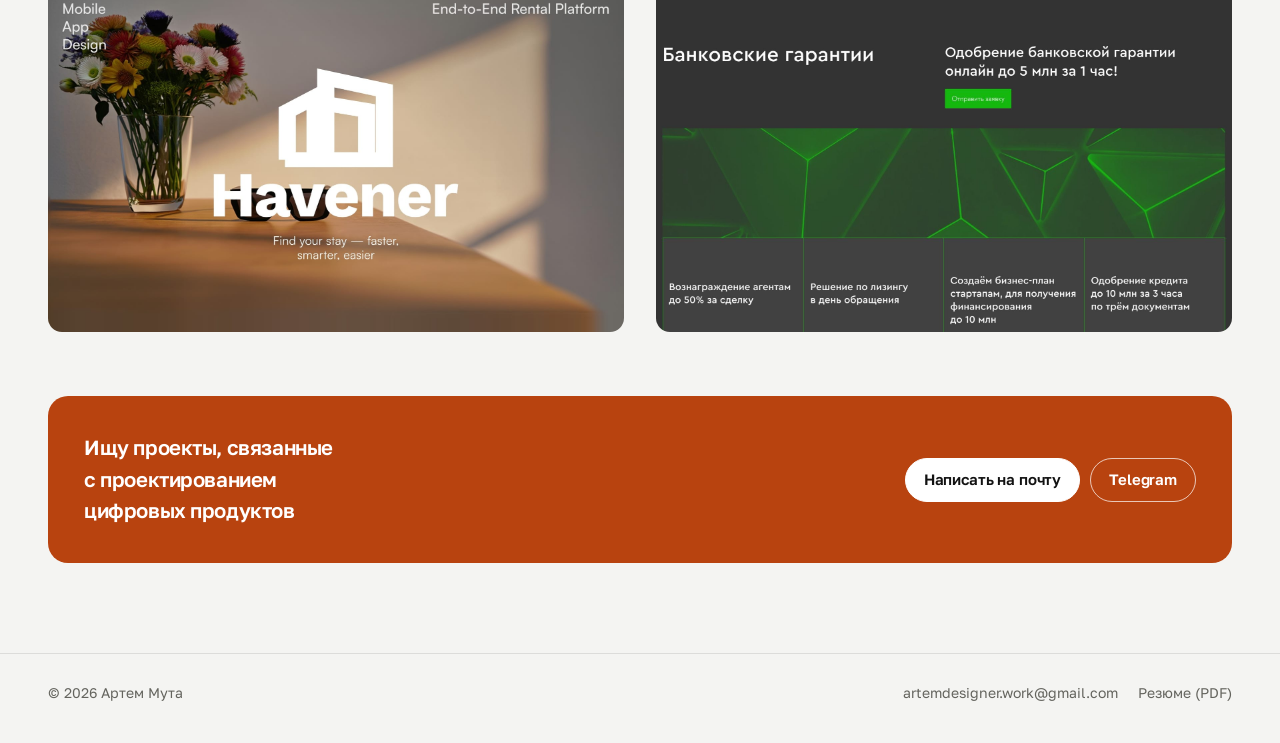
<file: cases/saas-subscription.html>
<!DOCTYPE html>
<html lang="ru">
<head>
<meta charset="utf-8">
<meta name="viewport" content="width=device-width, initial-scale=1">
<title>SaaS Subscription Platform — Артем Мута</title>
<meta name="description" content="Платформа для управления цифровыми подписками. Цель проекта — помочь пользователям контролировать расходы, отслеживать активные сервисы и принимать более осознанные финансовые решения через понятный и современный интерфейс.">
<meta property="og:title" content="SaaS Subscription Platform — кейс Артема Муты">
<meta property="og:description" content="Платформа для управления цифровыми подписками. Цель проекта — помочь пользователям контролировать расходы, отслеживать активные сервисы и принимать более осознанные финансовые решения через понятный и современный интерфейс.">
<meta property="og:type" content="article">
<meta property="og:url" content="https://artemmdesign.ru/cases/saas-subscription.html">
<meta property="og:image" content="https://artemmdesign.ru/assets/web/saas-subscription.jpg">
<link rel="canonical" href="https://artemmdesign.ru/cases/saas-subscription.html">
<link rel="preload" href="../assets/fonts/golos-cyrillic.woff2" as="font" type="font/woff2" crossorigin>
<link rel="preload" href="../assets/fonts/golos-latin.woff2" as="font" type="font/woff2" crossorigin>
<link rel="icon" href="../assets/favicon.svg" type="image/svg+xml">
<link rel="stylesheet" href="../assets/site.css">
</head>
<body>

<header class="nav">
  <div class="wrap">
    <a class="brand" href="../index.html" aria-label="Артем Мута — на главную">
      <span>Артем Мута</span>
    </a>
    <a class="btn btn--sm" href="mailto:artemdesigner.work@gmail.com">Написать <svg viewBox="0 0 16 16" fill="none" stroke="currentColor" stroke-width="1.6" stroke-linecap="round" stroke-linejoin="round" aria-hidden="true"><path d="M3 8h10M9 4l4 4-4 4"/></svg></a>
  </div>
</header>

<main id="top">
  <section class="cs-hero" aria-labelledby="cs-title">
    <div class="wrap">
      <div class="cs-hero__head">
        <div class="cs-hero__title">
          <a class="cs-back reveal" href="../index.html#projects" style="--i:0"><svg viewBox="0 0 16 16" fill="none" stroke="currentColor" stroke-width="1.6" stroke-linecap="round" stroke-linejoin="round" aria-hidden="true"><path d="M13 8H3M7 4 3 8l4 4"/></svg> Все проекты</a>
          <h1 id="cs-title" class="reveal" style="--i:1">SaaS Subscription Platform</h1>
          <p class="lede reveal" style="--i:2">Платформа для управления цифровыми подписками. Цель проекта — помочь пользователям контролировать расходы, отслеживать активные сервисы и принимать более осознанные финансовые решения через понятный и современный интерфейс.</p>
        </div>
        <dl class="cs-meta reveal" style="--i:3">
          <div><dt>Роль</dt><dd>UX/UI Product Designer</dd></div>
          <div><dt>Платформа</dt><dd>Web Platform</dd></div>
          <div><dt>Фокус</dt><dd>UX, UI, Information Architecture, Visual Design</dd></div>
        </dl>
      </div>
      <figure class="cs-hero__media reveal" style="--i:2; --hero-ar:1.530">
        <img src="../assets/web/saas-subscription.jpg" width="1600" height="1046" alt="Планшет с интерфейсом Weld: предстоящие платежи, лента активности и правила автоматизации" fetchpriority="high">
      </figure>
    </div>
  </section>

  <article class="cs-body">
    <div class="wrap">
      <div class="prose">
<h2>О проекте</h2>
<p>Количество цифровых подписок стремительно растет.</p>
<p>Стриминговые сервисы, облачные хранилища, рабочие инструменты, AI-продукты и другие цифровые сервисы становятся частью повседневной жизни пользователей.</p>
<p>Со временем управление этими расходами становится сложнее: пользователи теряют контроль над платежами, забывают об активных подписках и не имеют единой картины своих регулярных расходов.</p>
<p>Проект исследует, каким может быть современный продукт для управления подписками, ориентированный на прозрачность, контроль и удобство использования.</p>
<h2>Цель проекта</h2>
<p>Разработать концепцию платформы, которая позволит:</p>
<ul>
<li>управлять всеми подписками в одном месте;</li>
<li>отслеживать предстоящие платежи;</li>
<li>контролировать ежемесячные расходы;</li>
<li>анализировать финансовые привычки;</li>
<li>упрощать принятие решений о продлении или отмене сервисов.</li>
</ul>
<h2>Дизайн-решение</h2>
<p>Большинство финансовых продуктов предоставляют большое количество данных, но редко помогают быстро понять собственные расходы и принять решение.</p>
<p>В основе проекта лежит принцип максимальной прозрачности информации.</p>
<p>Каждый экран проектировался таким образом, чтобы пользователь мог быстро получить ответы на ключевые вопросы:</p>
<ul>
<li>Сколько я трачу?</li>
<li>За что я плачу?</li>
<li>Какие подписки активны?</li>
<li>Какие платежи ожидаются в ближайшее время?</li>
</ul>
<p>Данные становятся основным продуктом интерфейса.</p>
<p>Особое внимание уделялось:</p>
<ul>
<li>визуализации расходов;</li>
<li>финансовым метрикам;</li>
<li>аналитическим блокам;</li>
<li>понятной структуре информации.</li>
</ul>
<h2>Dashboard</h2>
<h3 class="subhead">Financial Overview</h3>
<p>Главный экран предоставляет быстрый обзор всех ключевых показателей.</p>
<p>Пользователь получает доступ к:</p>
<ul>
<li>общим расходам;</li>
<li>количеству подписок;</li>
<li>ближайшим платежам;</li>
<li>финансовой динамике.</li>
</ul>
<figure class="fig fig--single reveal"><div class="device device--browser"><div class="device__bar" aria-hidden="true"><i></i><i></i><i></i><span></span></div><div class="device__screen"><img src="../assets/cases/saas-subscription/01-home.jpg" width="1512" height="1359" alt="Дашборд Weld: предстоящие платежи, лента активности, статус автоматизации" loading="lazy"></div></div></figure>
<h2>Subscription Management</h2>
<h3 class="subhead">Managing Active Services</h3>
<p>Раздел подписок позволяет просматривать, фильтровать и управлять активными сервисами через единый интерфейс.</p>
<p>Основной акцент сделан на:</p>
<ul>
<li>читаемости;</li>
<li>быстром доступе к данным;</li>
<li>понятной визуальной структуре.</li>
</ul>
<figure class="fig fig--grid fig--n1 fig--pages reveal" style="--n:1; max-width:900px">
<div class="fig__cell"><div class="device device--browser"><div class="device__bar" aria-hidden="true"><i></i><i></i><i></i><span></span></div><div class="device__screen"><img src="../assets/cases/saas-subscription/02-Subscriptions.jpg" width="1512" height="1641" alt="Раздел «Подписки»: общие расходы в месяц, список сервисов с фильтрами" loading="lazy"></div></div></div>
</figure>
<h2>Список активных подписок</h2>
<h3 class="subhead">Spending Insights</h3>
<p>Для улучшения понимания пользовательских привычек были разработаны аналитические блоки, показывающие структуру расходов и финансовые тенденции.</p>
<p>Информация представлена через:</p>
<ul>
<li>графики;</li>
<li>сравнительные показатели;</li>
<li>категории расходов;</li>
<li>временные периоды.</li>
</ul>
<figure class="fig fig--grid fig--n1 fig--pages reveal" style="--n:1; max-width:900px">
<div class="fig__cell"><div class="device device--browser"><div class="device__bar" aria-hidden="true"><i></i><i></i><i></i><span></span></div><div class="device__screen"><img src="../assets/cases/saas-subscription/03-Activity_History.jpg" width="1512" height="1596" alt="Раздел «Активность»: история платежей по датам с применёнными правилами" loading="lazy"></div></div></div>
</figure>
<h2>Автоматизация платежей</h2>
<h3 class="subhead">Rule-based Control</h3>
<p>Раздел «Правила» позволяет пользователю задать условия, при которых система принимает решения о платежах автоматически — без необходимости одобрять каждое списание вручную.</p>
<p>Настройка разбита на три шага: Условие → Действие → Предпросмотр.</p>
<figure class="fig fig--single reveal"><div class="device device--browser"><div class="device__bar" aria-hidden="true"><i></i><i></i><i></i><span></span></div><div class="device__screen"><img src="../assets/cases/saas-subscription/04-rulecondition.jpg" width="2000" height="1299" alt="Шаг «Условие»: выбор триггера — сумма списания, категория, периодичность или подписка" loading="lazy"></div></div></figure>
<p><strong>Условие.</strong> Пользователь выбирает триггер — сумму списания, категорию, периодичность или конкретную подписку — и сразу видит, скольких активных подписок оно коснётся, до того как правило создано.</p>
<figure class="fig fig--single reveal"><div class="device device--browser"><div class="device__bar" aria-hidden="true"><i></i><i></i><i></i><span></span></div><div class="device__screen"><img src="../assets/cases/saas-subscription/05-ruleaction.jpg" width="2000" height="1299" alt="Шаг «Действие»: автоодобрение, ручная проверка или напоминание перед списанием" loading="lazy"></div></div></figure>
<p><strong>Действие.</strong> Три варианта реакции на срабатывание условия: автоодобрение, ручная проверка или напоминание перед списанием. Если выбор снижает видимость платежей, система явно предупреждает об этом.</p>
<p><strong>Предпросмотр.</strong> Перед активацией пользователь видит, как правило применилось бы к его недавним платежам — какие списания были бы одобрены автоматически, какие нет — и сводку влияния в цифрах.</p>
<figure class="fig fig--grid fig--n2 reveal" style="--n:2;">
<div class="fig__cell" style="grid-column:1/-1"><div class="device device--browser"><div class="device__bar" aria-hidden="true"><i></i><i></i><i></i><span></span></div><div class="device__screen"><img src="../assets/cases/saas-subscription/06-rulepreview.jpg" width="2000" height="1299" alt="Шаг «Предпросмотр»: как правило сработало бы на недавних платежах и сводка влияния" loading="lazy"></div></div></div>
<div class="fig__cell" style="grid-column:1/-1"><div class="device device--browser"><div class="device__bar" aria-hidden="true"><i></i><i></i><i></i><span></span></div><div class="device__screen"><img src="../assets/cases/saas-subscription/07-activerules.jpg" width="2000" height="1299" alt="Список «Правила автоматизации»: активированное правило, сколько раз сработало, каких сервисов касается" loading="lazy"></div></div></div>
</figure>
<h4>Почему предпросмотр, а не мгновенная активация</h4>
<p>Правило меняет то, как система обращается с деньгами пользователя без его участия в моменте — ошибка здесь не отменяется одним кликом «назад». Показ фактического эффекта на реальных данных до подтверждения снижает этот риск и даёт пользователю основание доверять автоматизации, а не соглашаться с ней вслепую.</p>
<p>Отдельно учтён конфликт правил: если под платёж подходит сразу несколько условий, применяется более строгое — это исключает ситуацию, когда мягкое правило случайно переопределяет решение, требующее внимания пользователя.</p>
<p>После активации правило остаётся управляемым: в списке «Правила автоматизации» видно, сколько раз оно сработало и каких сервисов касается, с возможностью изменить, поставить на паузу или удалить.</p>
<h2>Ключевые выводы</h2>
<div class="cols">
<div><p class="label">Простота улучшает решения</p>
<p>Чем проще представлен финансовый контекст, тем легче пользователю принимать решения.</p>
</div>
<div><p class="label">Иерархия данных</p>
<p>Даже большой объём информации может восприниматься легко при правильной организации интерфейса.</p>
</div>
<div><p class="label">Функция аналитики</p>
<p>Аналитика должна помогать действовать, а не просто отображать данные.</p>
</div>
</div>
<div class="cs-result">
<h2>Результат</h2>
<p>Дашборд отвечает на четыре конкретных вопроса о тратах — сколько, за что, что активно, что предстоит — на одном экране, вместо того чтобы требовать перехода между разделами подписок и платежей по отдельности.</p>
<p>Правила автоматизации переносят эту же логику из аналитики в действие: вместо того чтобы просто показывать данные, продукт даёт пользователю управлять тем, как система реагирует на будущие платежи — с проверкой эффекта на реальных данных до того, как решение станет необратимым.</p>
<p>Структура строится вокруг данных как основного контента: визуализация расходов, аналитические блоки и предпросмотр правил — не отдельные фичи, а один и тот же принцип, применённый и к чтению трат, и к управлению ими.</p>
<p>Это концептуальная работа без живых пользователей: сила кейса — в информационной архитектуре дашборда, продуманной логике автоматизации и работе с плотными данными, а не в проверенном на практике эффекте.</p>
</div>
      </div>
    </div>
  </article>

  <nav class="cs-next" aria-label="Другие проекты">
    <div class="wrap">
      <div class="cs-next__grid">
        <a class="cs-next__link cs-next__link--prev" href="mobile-rental.html">
          <span><svg viewBox="0 0 16 16" fill="none" stroke="currentColor" stroke-width="1.6" stroke-linecap="round" stroke-linejoin="round" aria-hidden="true"><path d="M13 8H3M7 4 3 8l4 4"/></svg> Предыдущий проект</span>
          <strong>Mobile Rental Platform</strong>
          <img src="../assets/cases/mobile-rental/01-intro.jpg" alt="" loading="lazy">
        </a>
        <a class="cs-next__link" href="vernoe-reshenie.html">
          <span>Следующий проект <svg viewBox="0 0 16 16" fill="none" stroke="currentColor" stroke-width="1.6" stroke-linecap="round" stroke-linejoin="round" aria-hidden="true"><path d="M3 8h10M9 4l4 4-4 4"/></svg></span>
          <strong>Сайт финансового брокера</strong>
          <img src="../assets/cases/vernoe-reshenie/01-cover.jpg" alt="" loading="lazy">
        </a>
      </div>
      <div class="cs-contact">
        <p>Ищу проекты, связанные с проектированием цифровых продуктов</p>
        <div>
          <a class="btn btn--light" href="mailto:artemdesigner.work@gmail.com">Написать на почту</a>
          <a class="btn btn--outline-light" href="https://t.me/Artfreelancer" target="_blank" rel="noopener">Telegram</a>
        </div>
      </div>
    </div>
  </nav>
</main>

<footer class="footer">
  <div class="wrap">
    <span>© <span class="num">2026</span> Артем Мута</span>
    <nav aria-label="Контакты">
      <a href="mailto:artemdesigner.work@gmail.com">artemdesigner.work@gmail.com</a>
      <a href="../assets/artem-muta-resume.pdf" target="_blank" rel="noopener">Резюме (PDF)</a>
    </nav>
  </div>
</footer>

<script>
  document.documentElement.classList.add('js');
  const els = document.querySelectorAll('.reveal');
  if ('IntersectionObserver' in window) {
    const io = new IntersectionObserver((entries) => {
      for (const e of entries) { if (e.isIntersecting) { e.target.classList.add('in'); io.unobserve(e.target); } }
    }, { rootMargin: '0px 0px -8% 0px', threshold: 0.05 });
    els.forEach(el => io.observe(el));
  } else { els.forEach(el => el.classList.add('in')); }
</script>
</body>
</html>
</file>
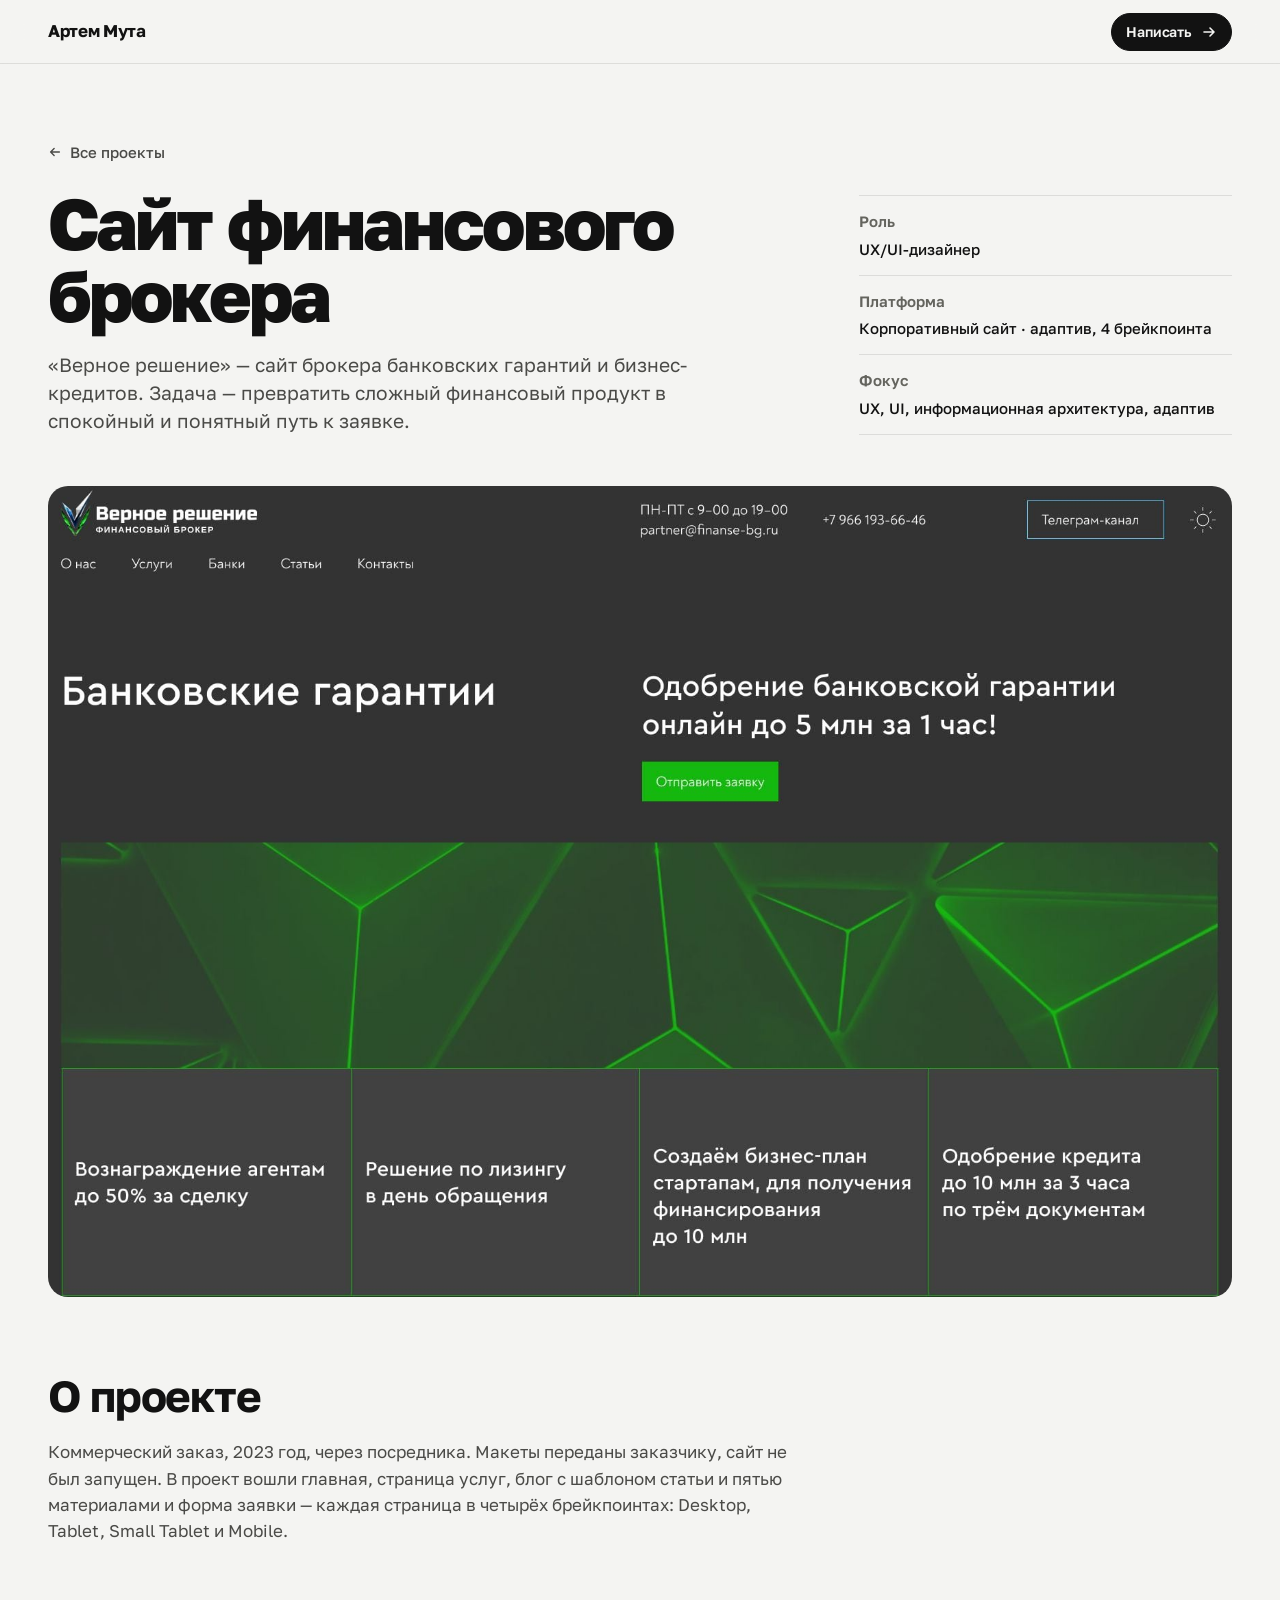
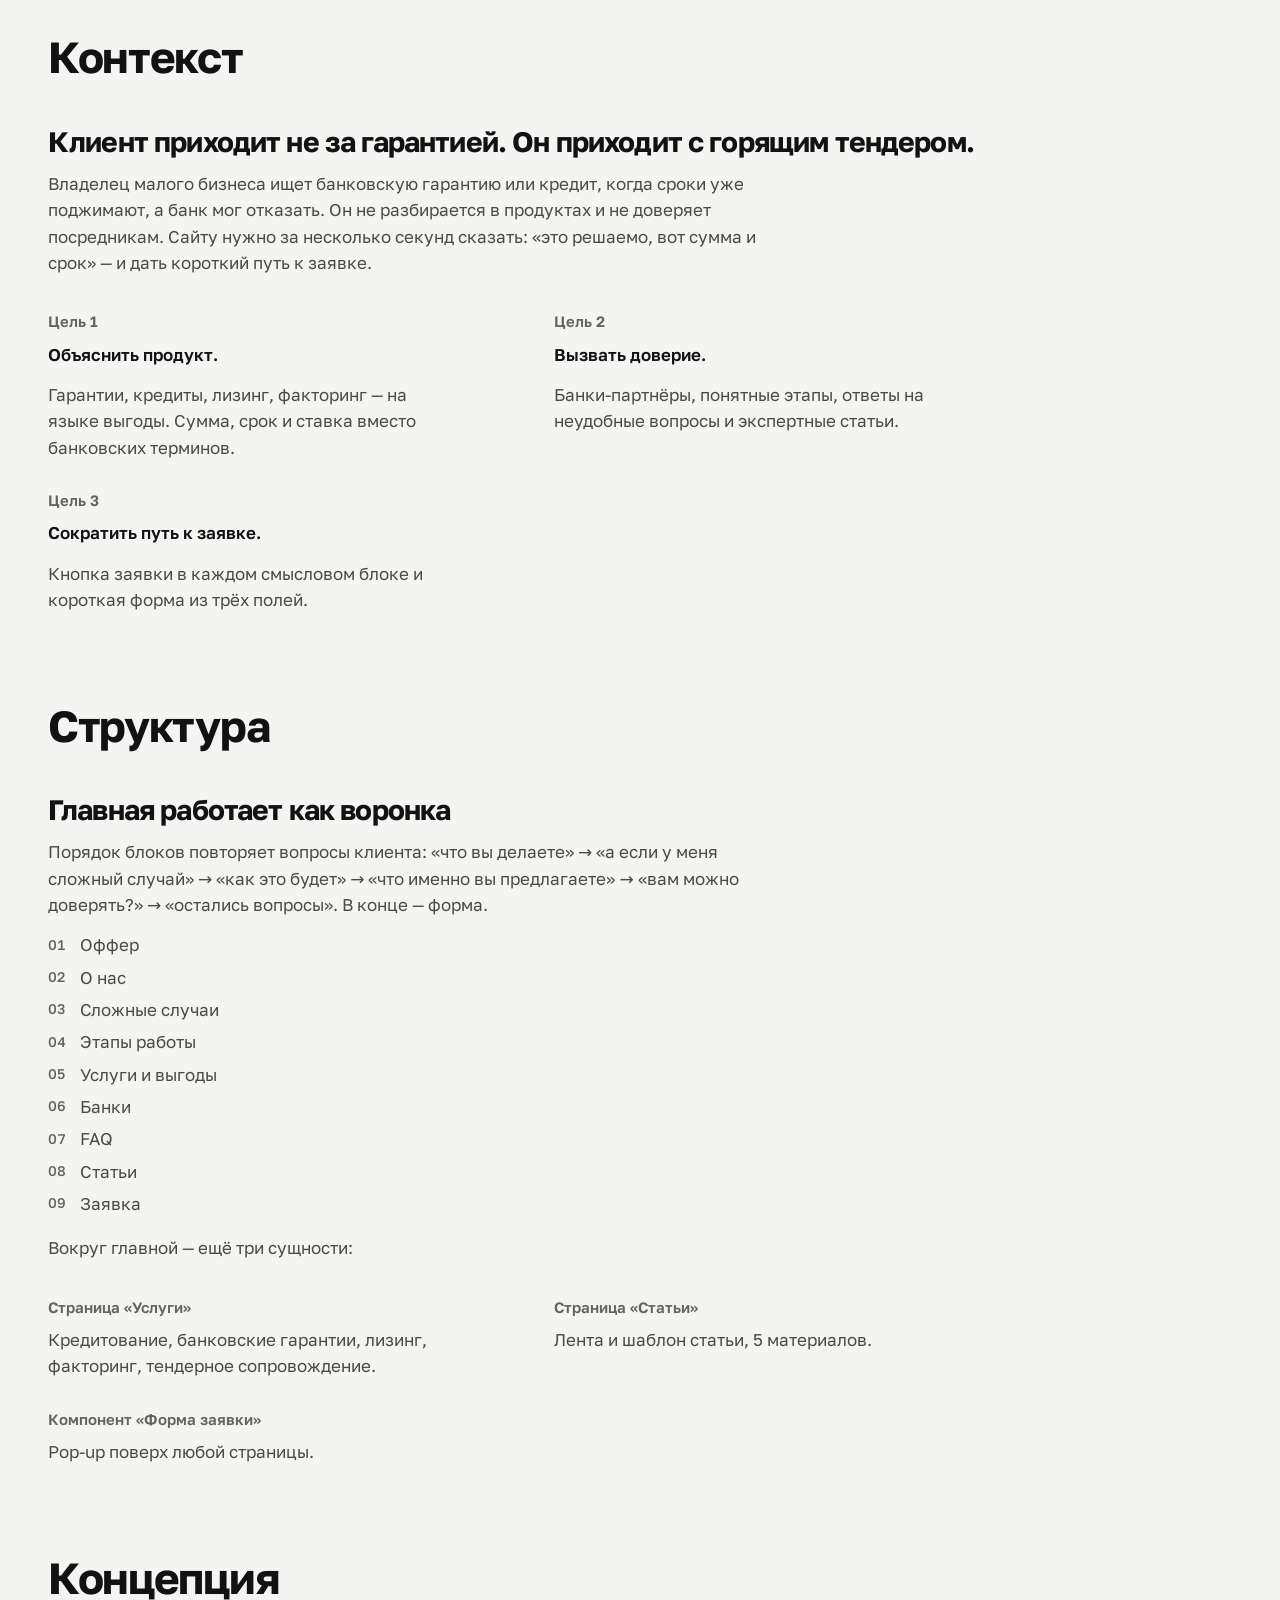
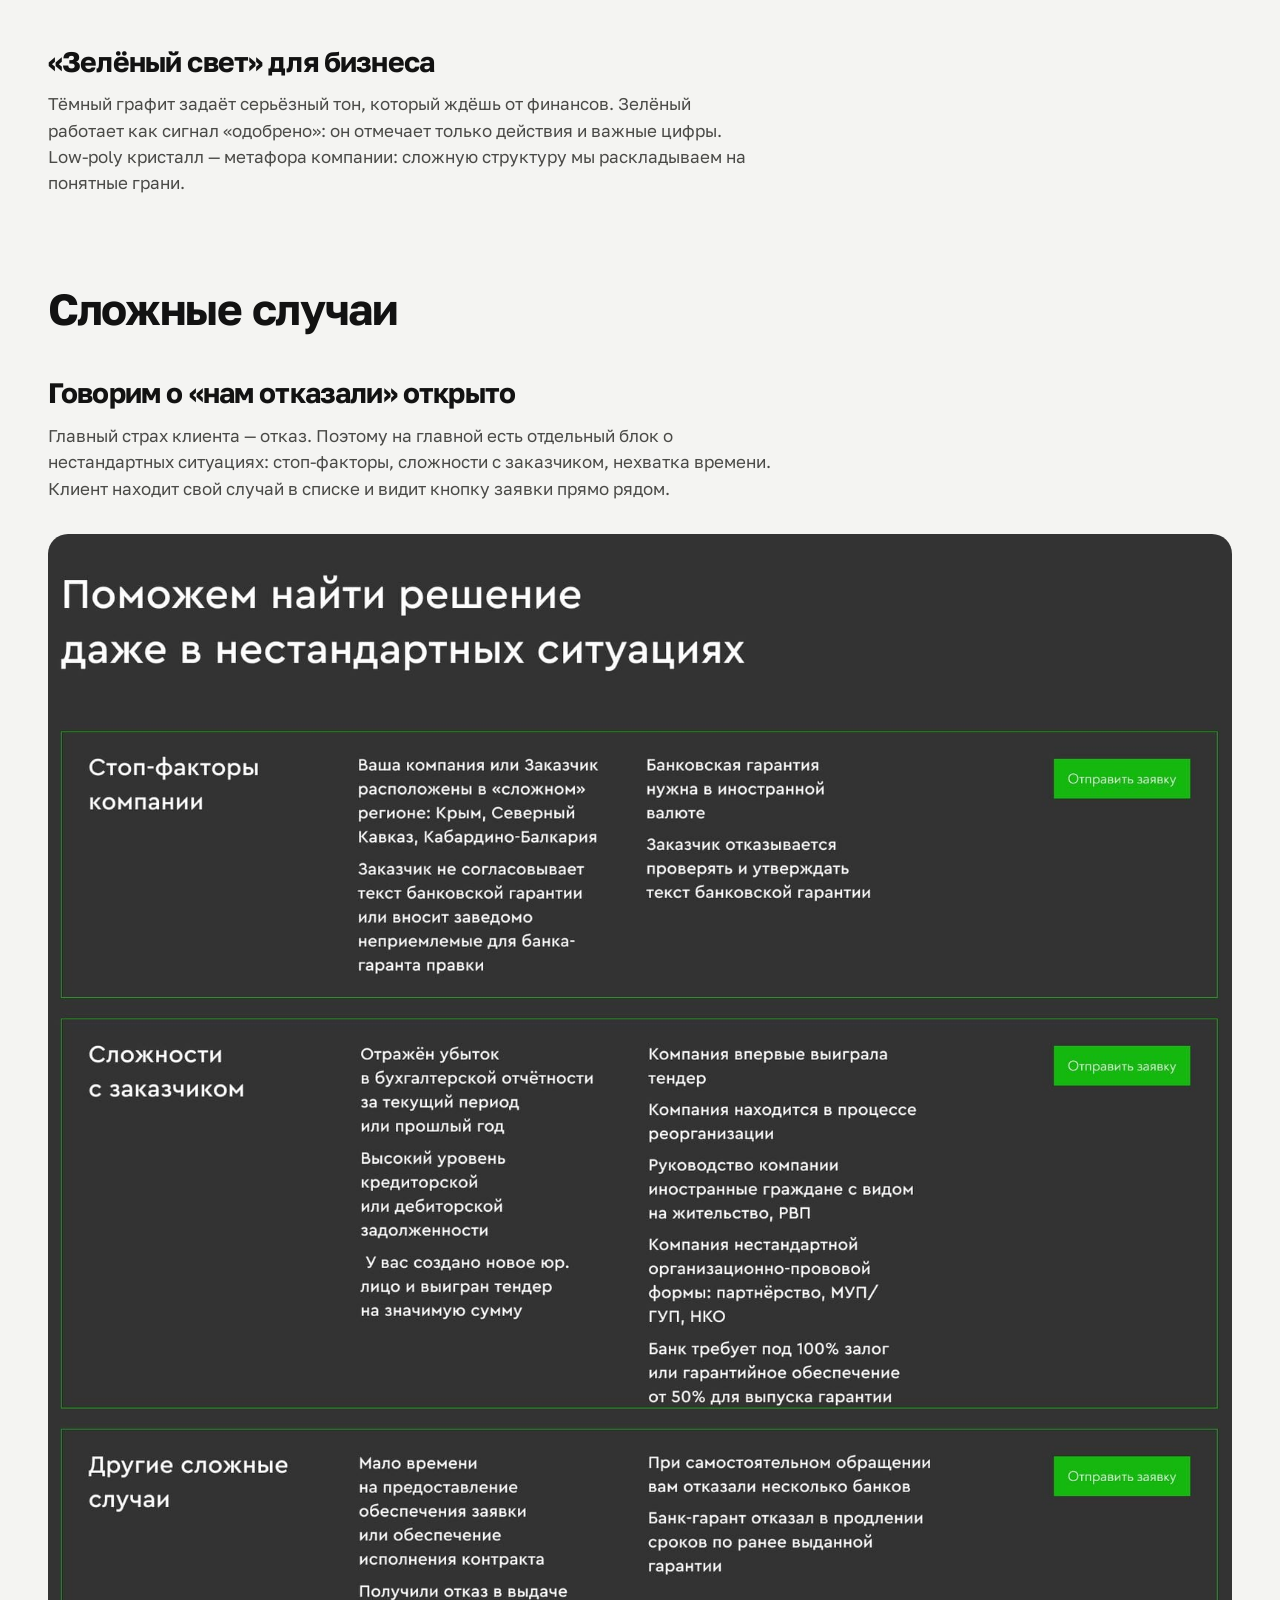
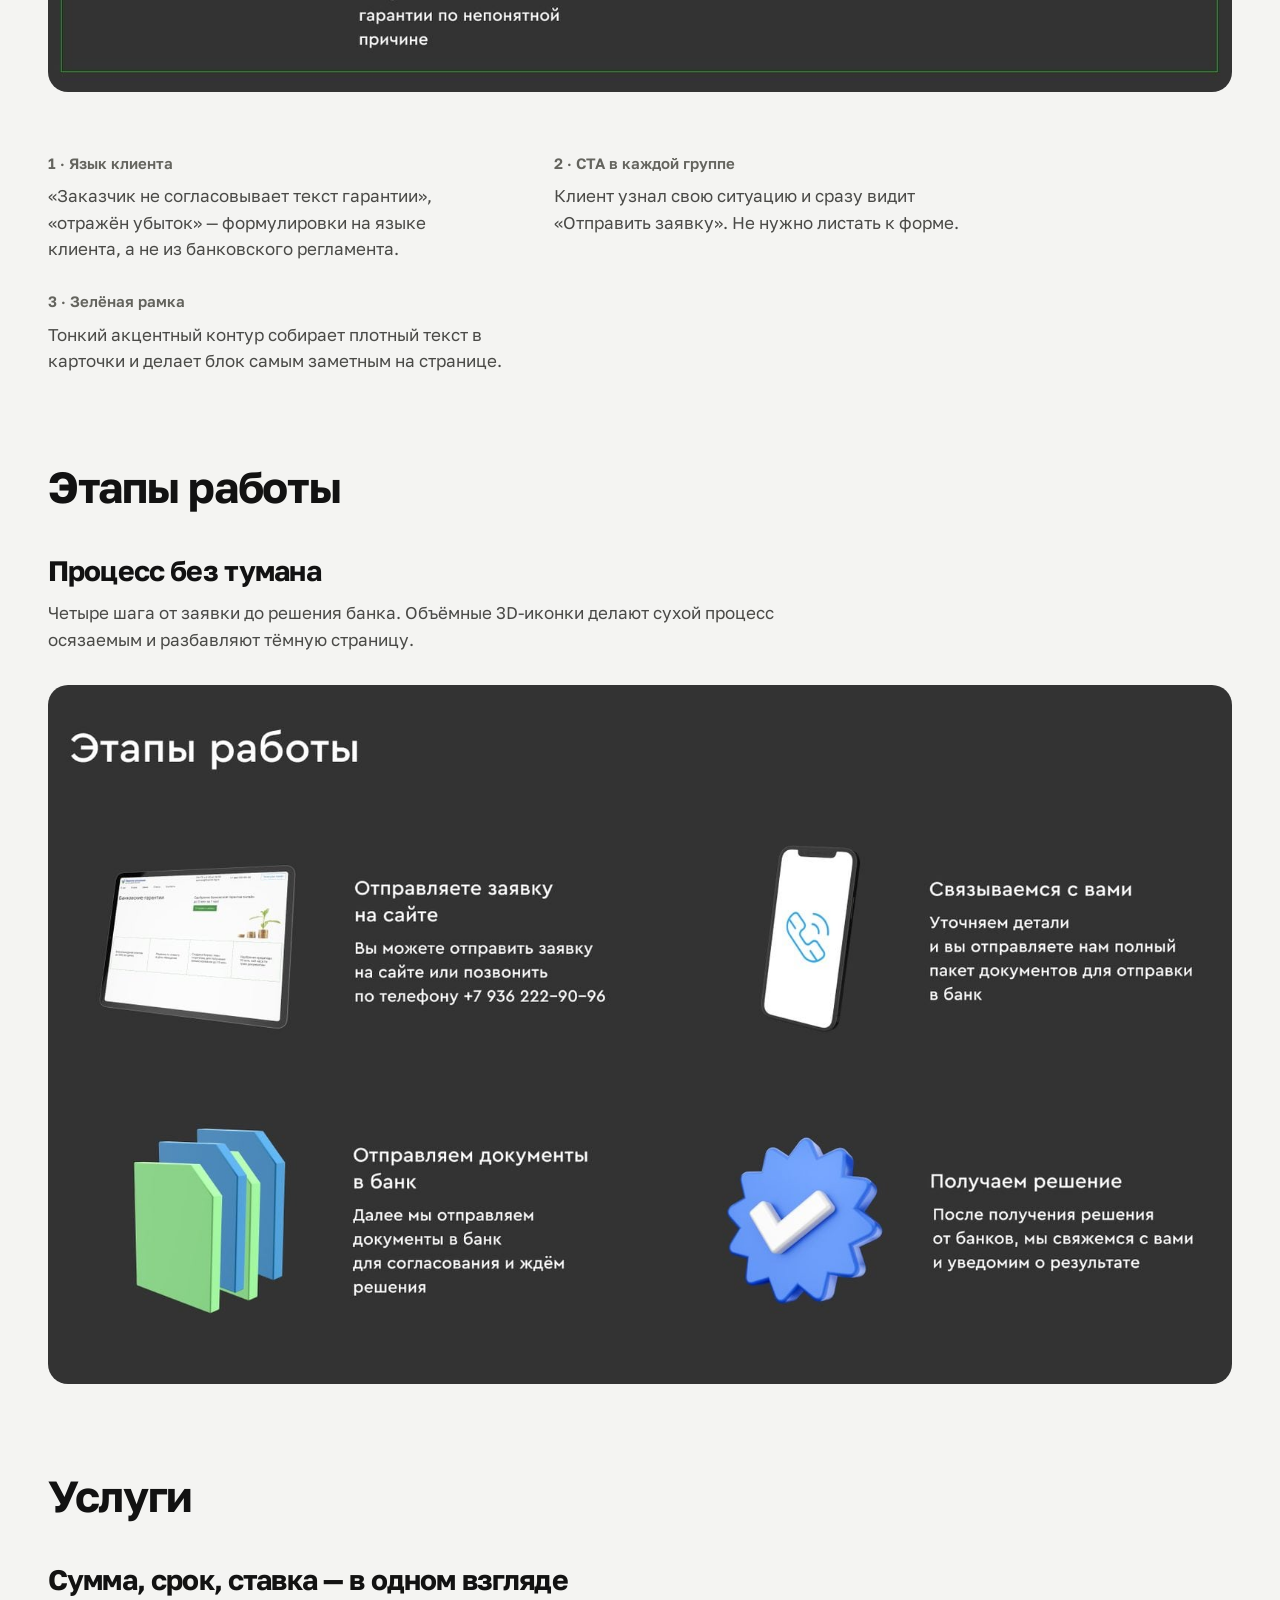
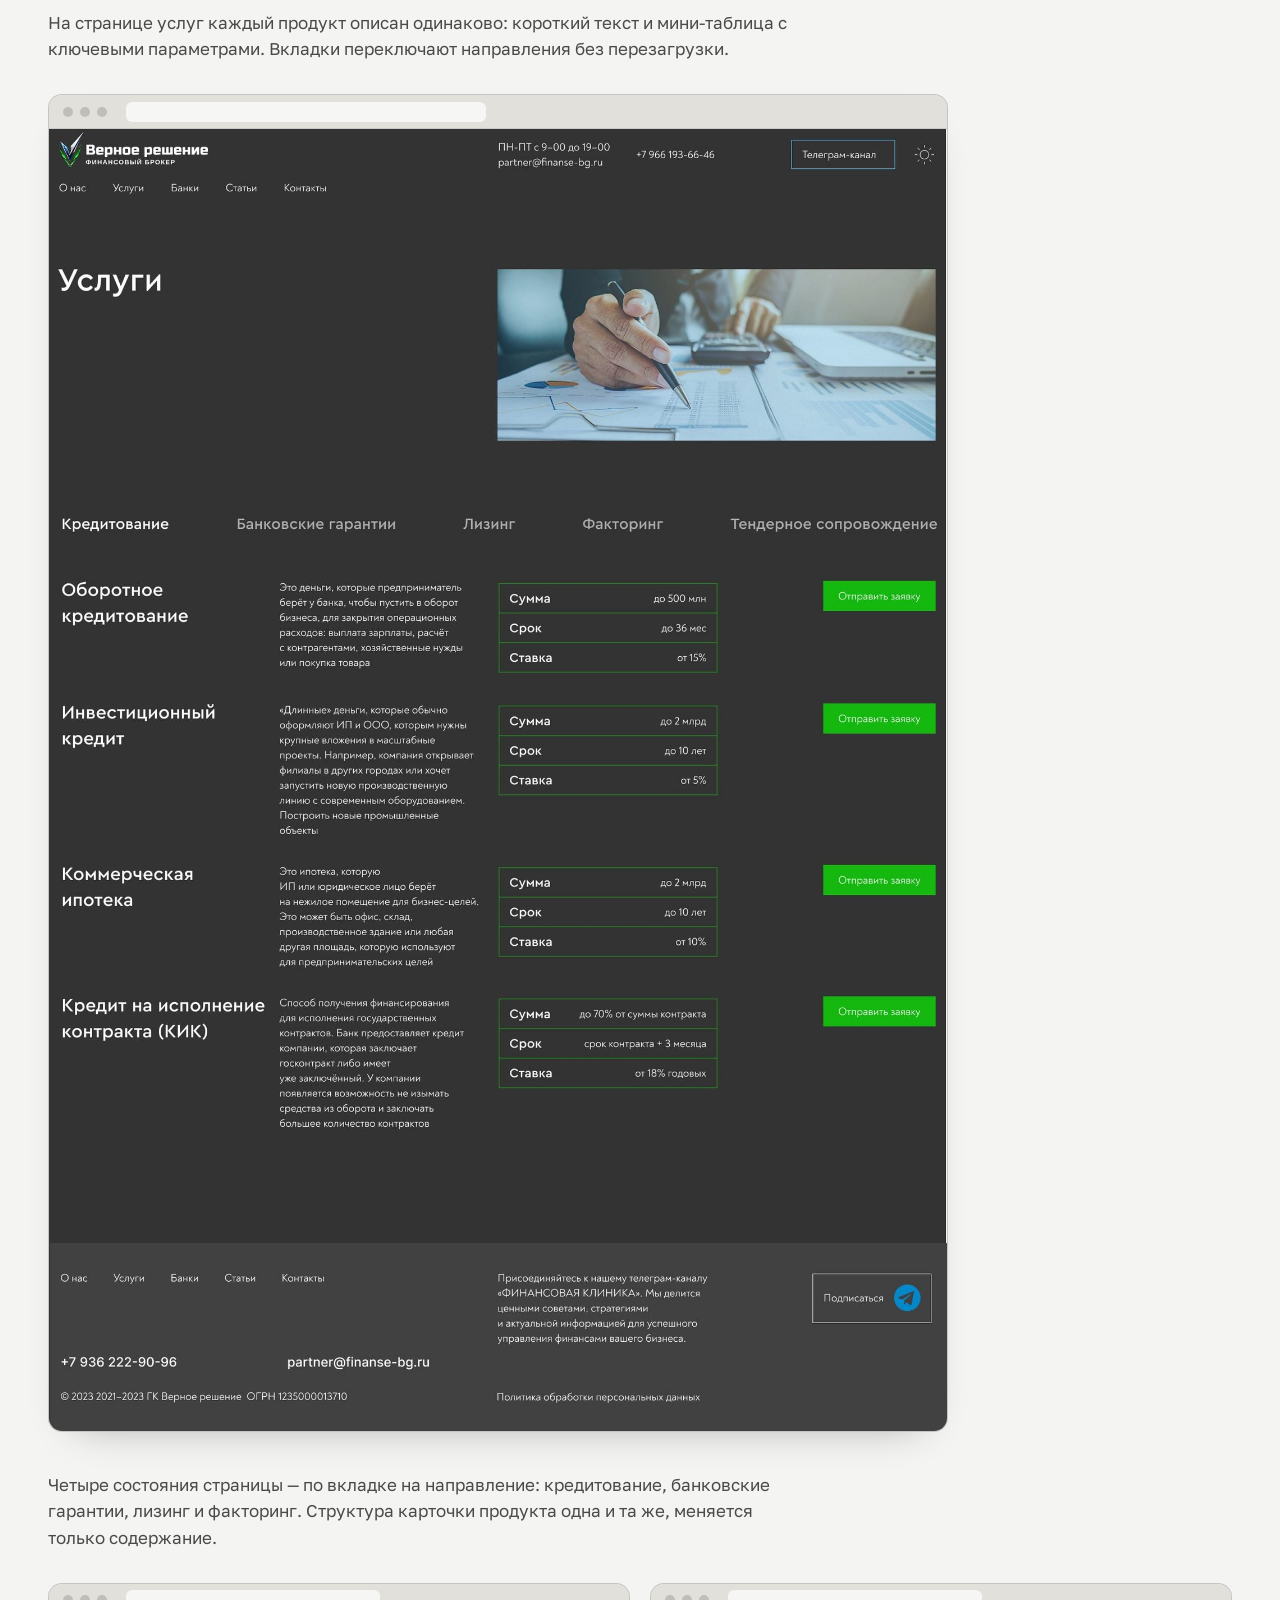
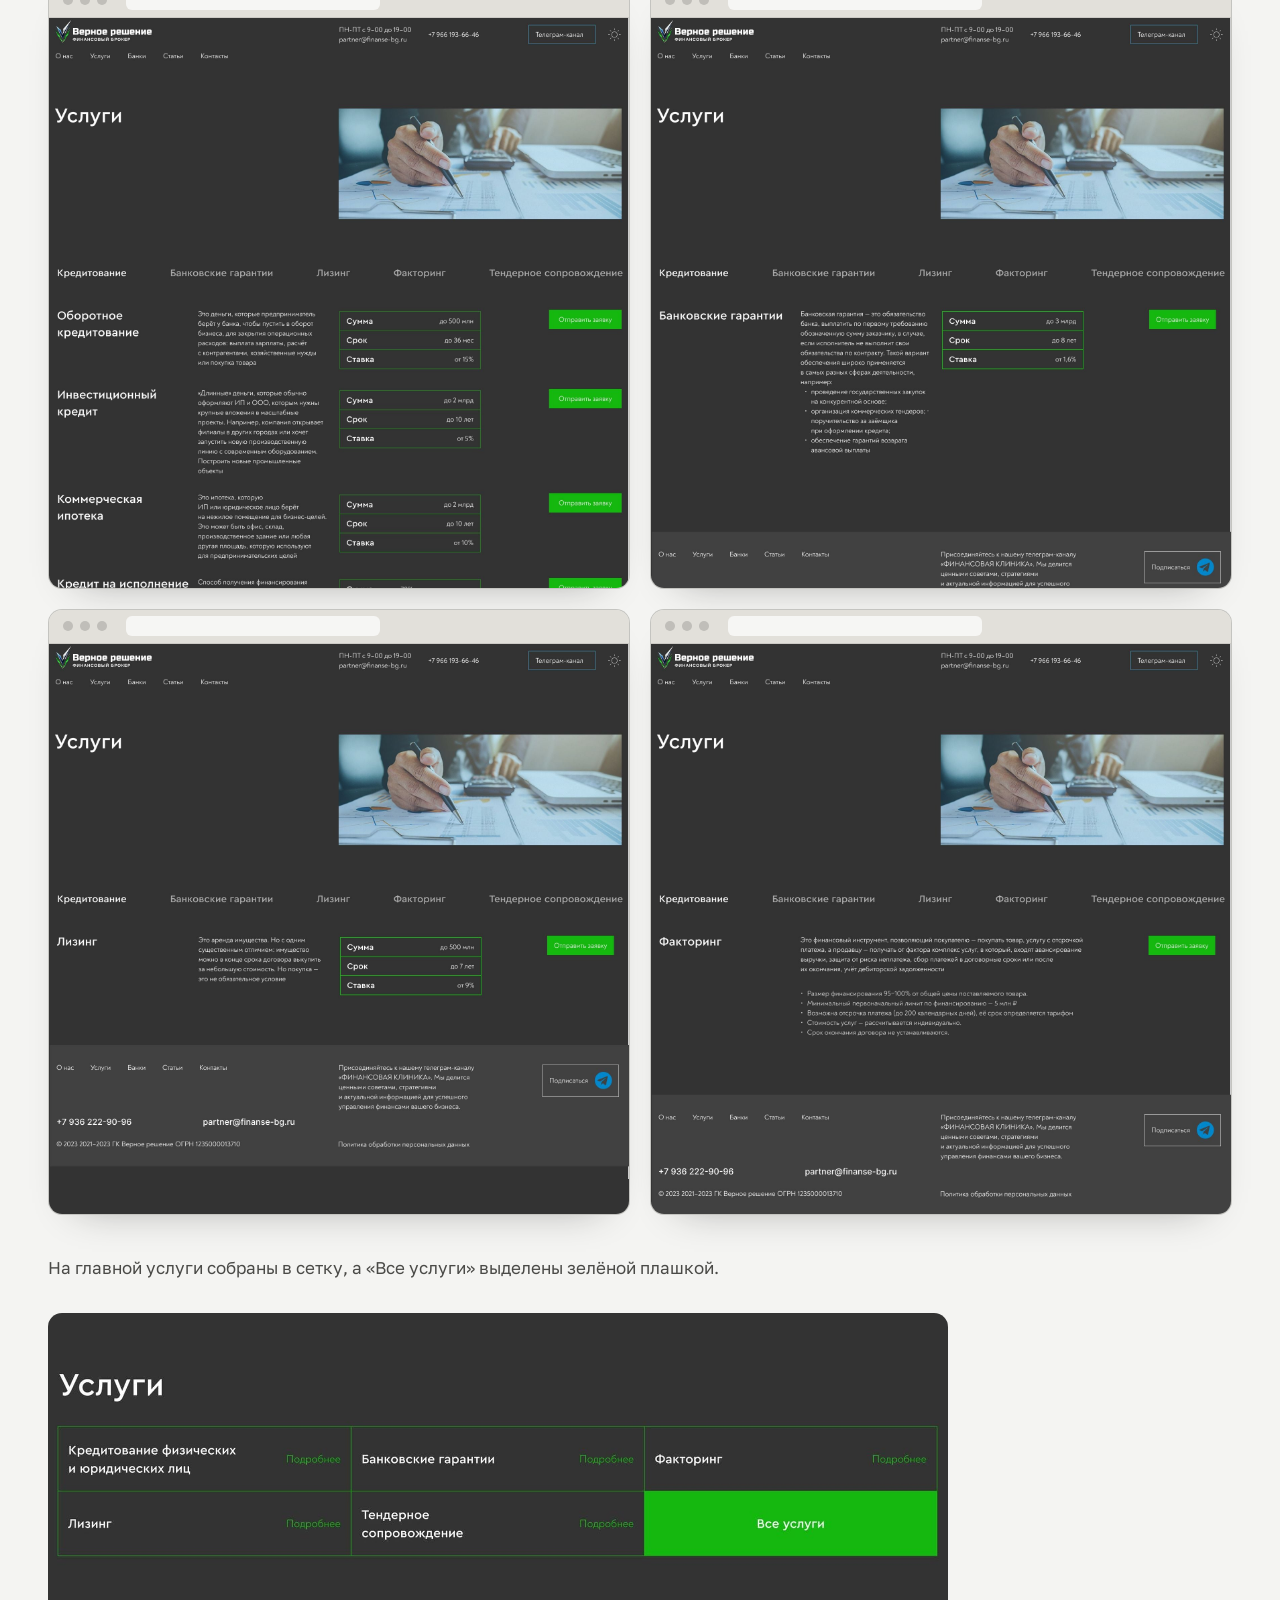
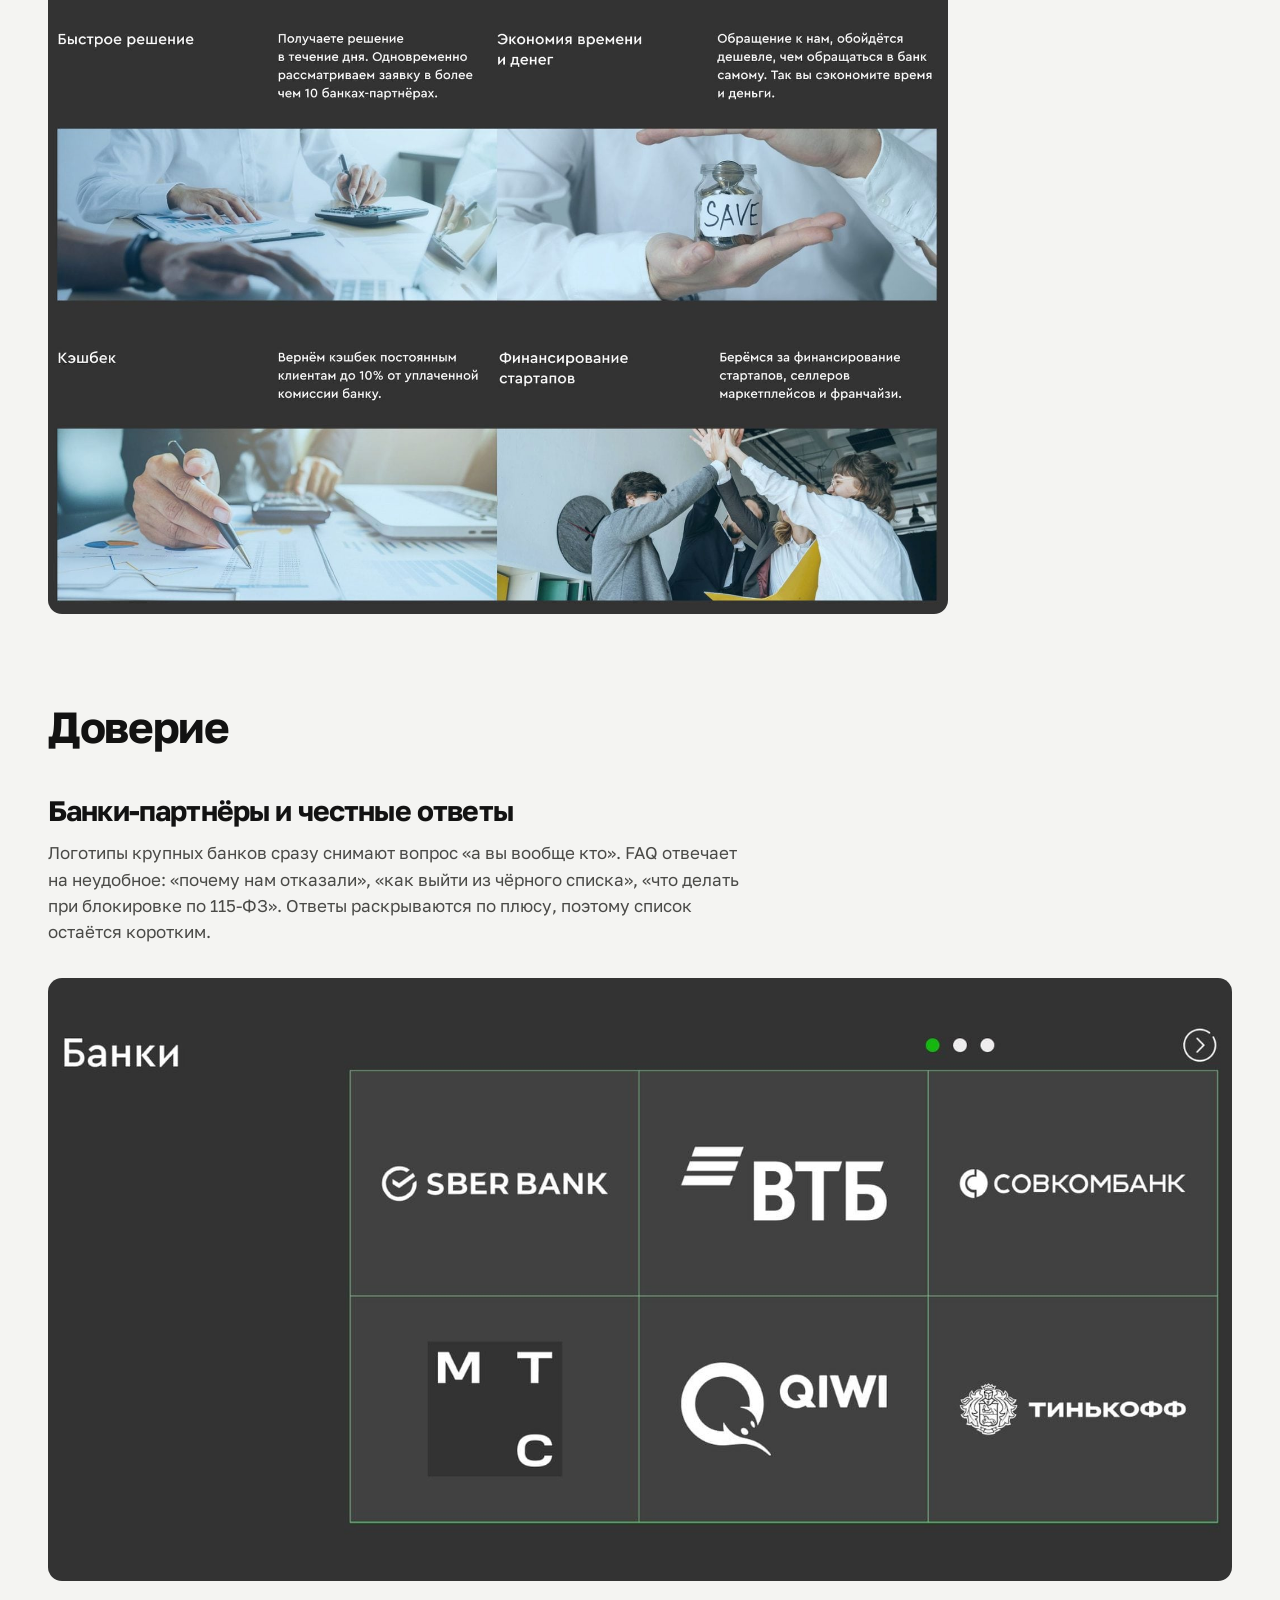
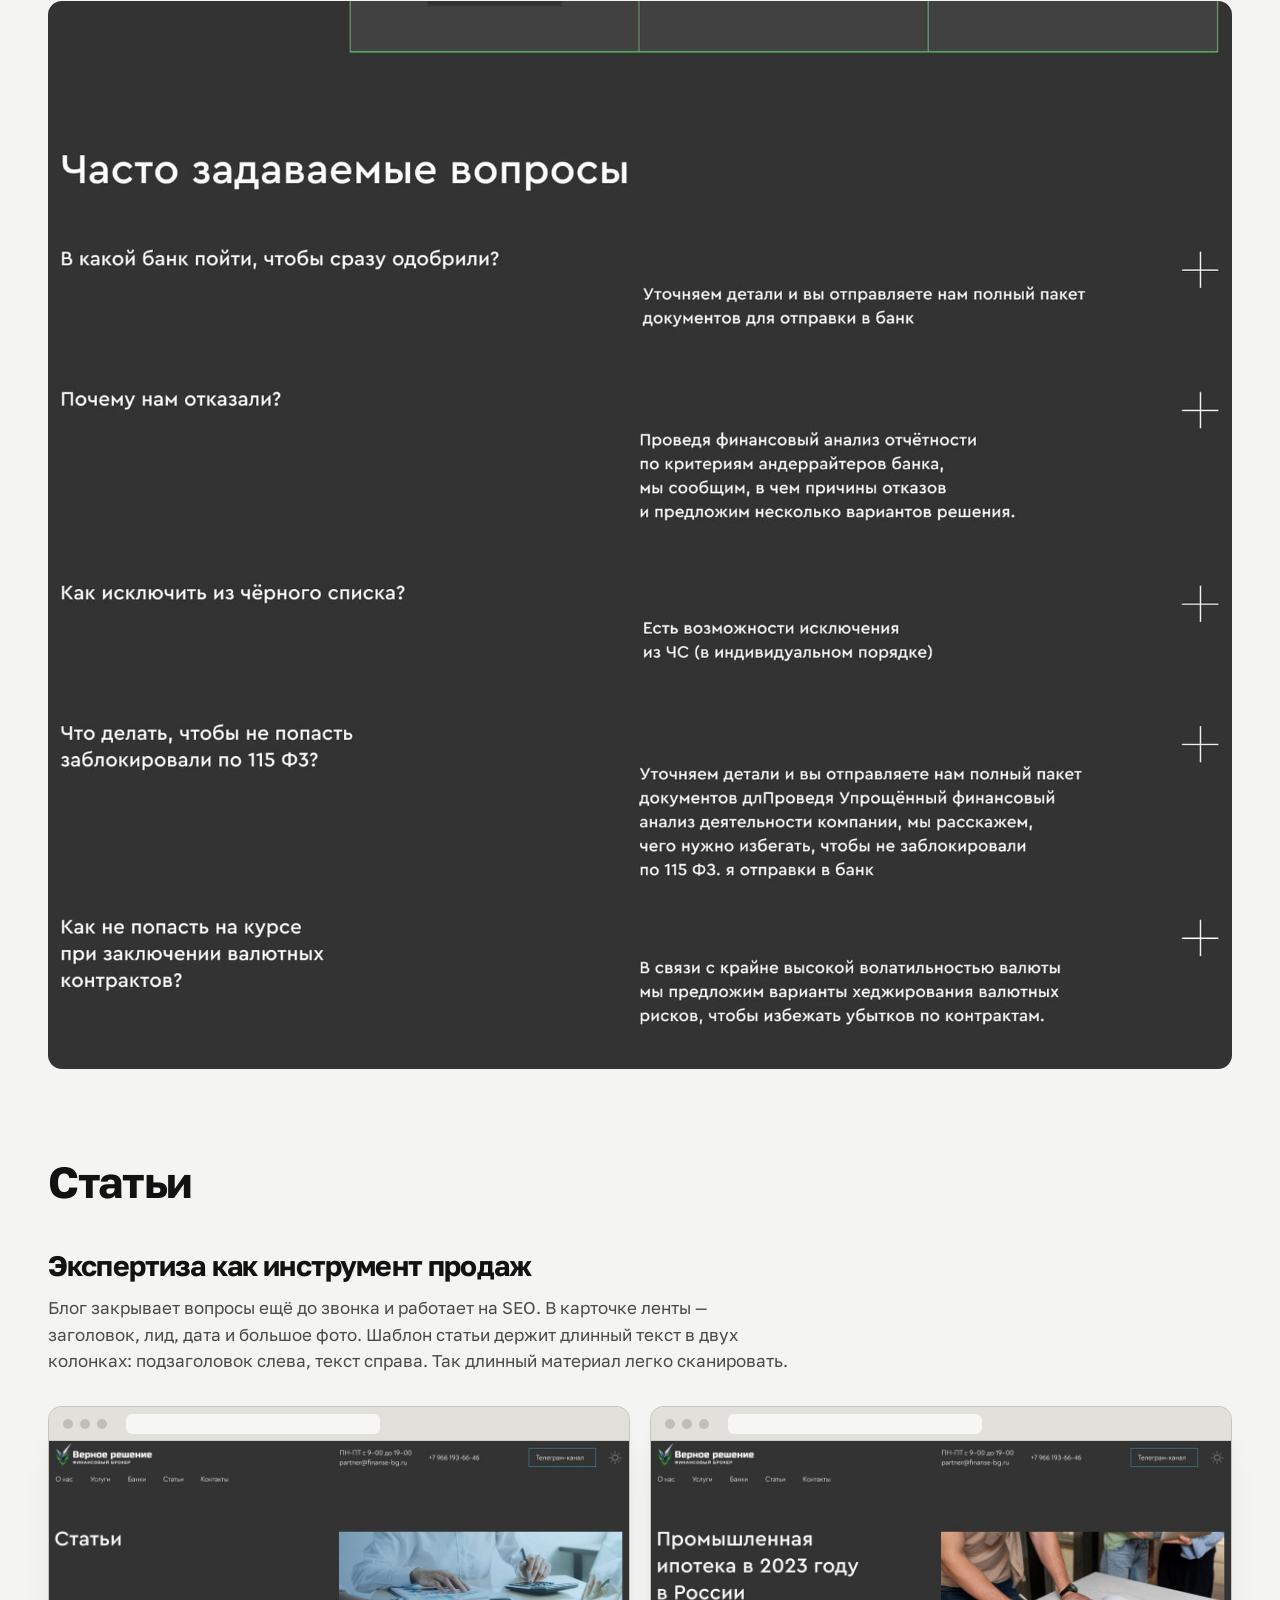
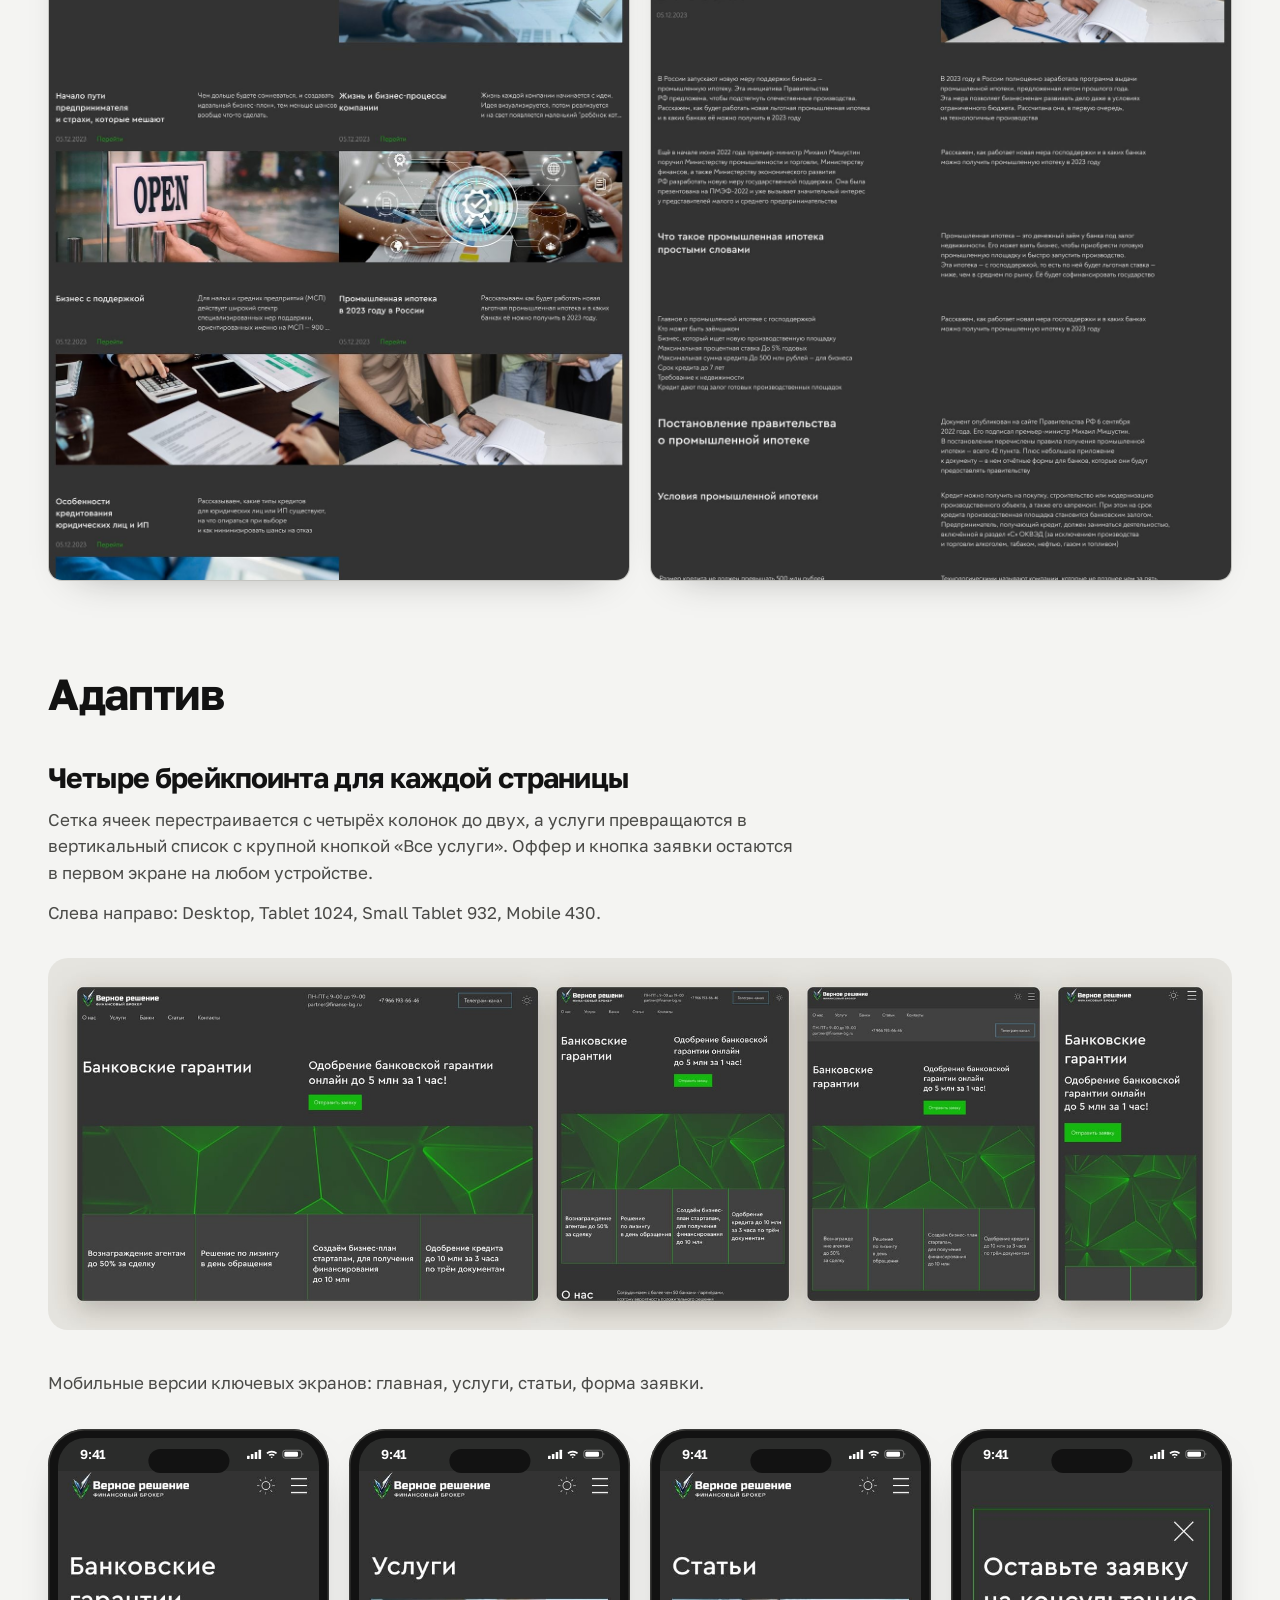
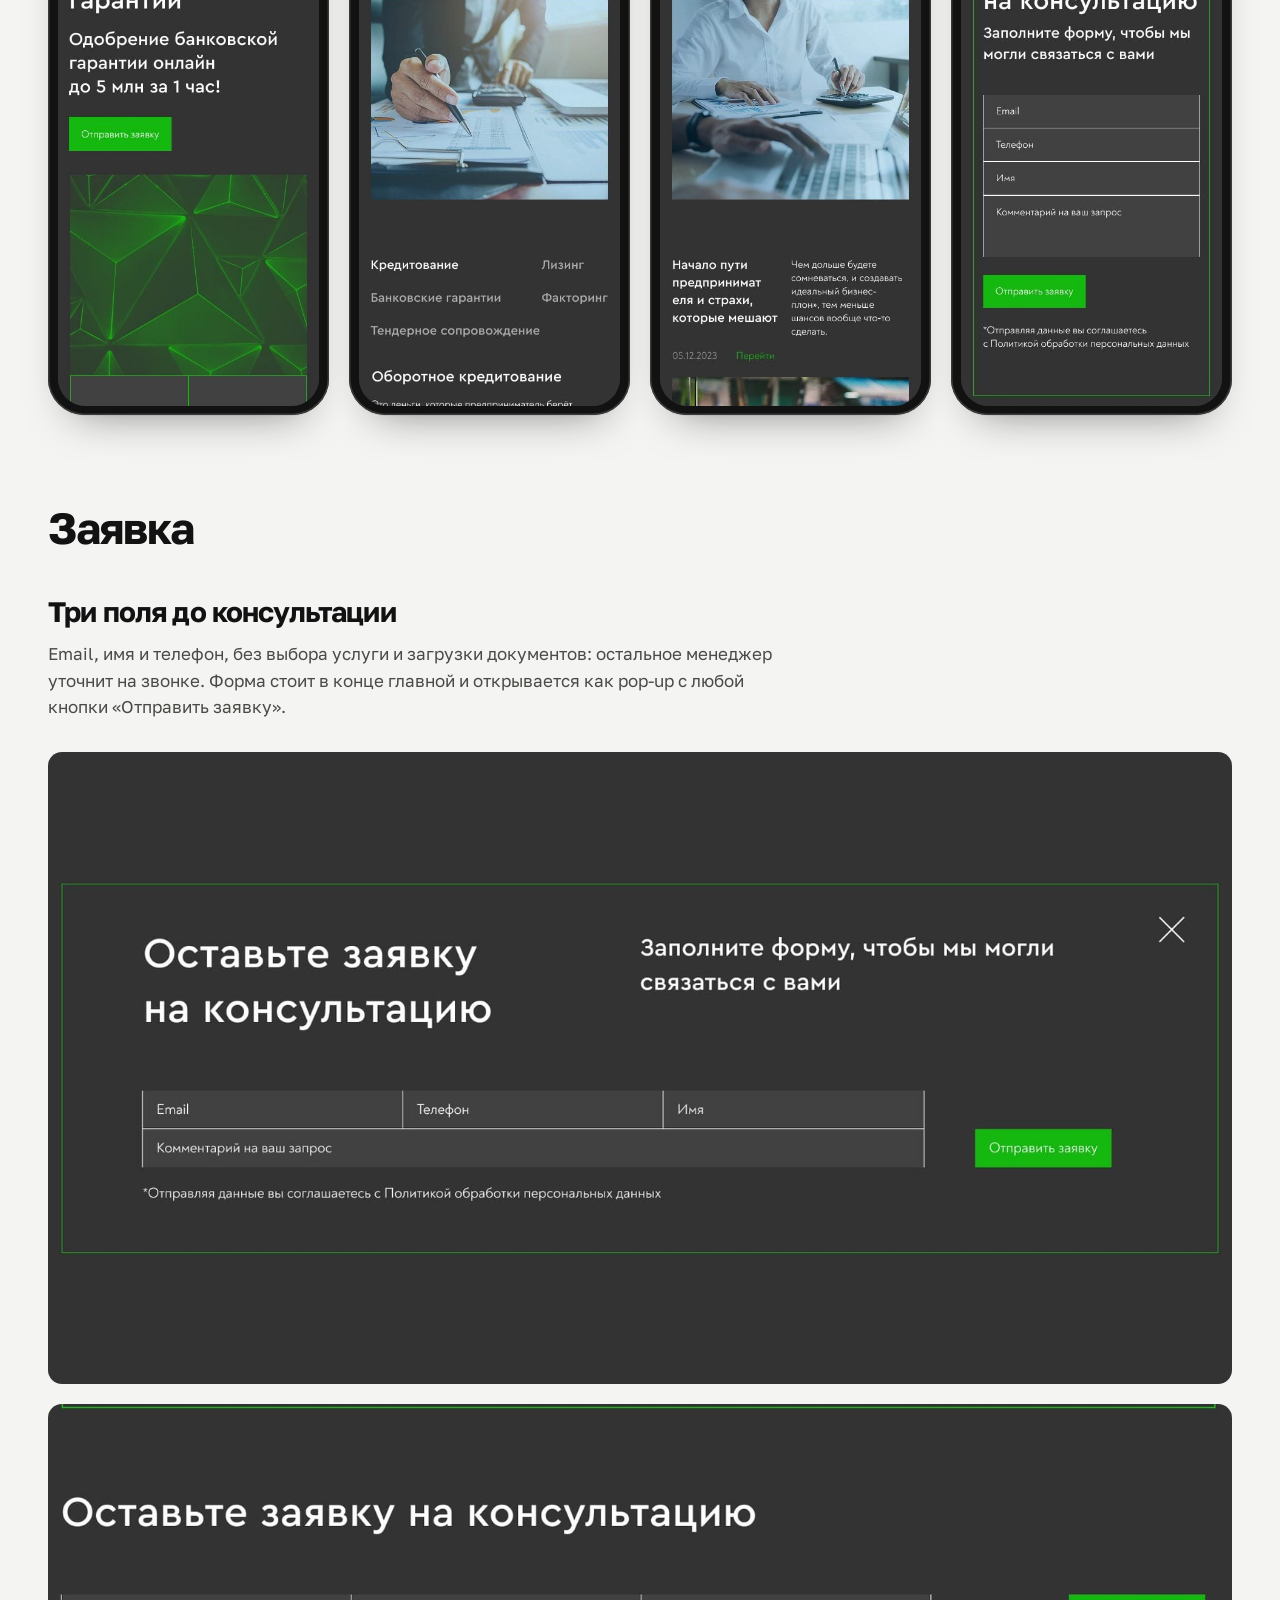
<file: cases/vernoe-reshenie.html>
<!DOCTYPE html>
<html lang="ru">
<head>
<meta charset="utf-8">
<meta name="viewport" content="width=device-width, initial-scale=1">
<title>Сайт финансового брокера — Артем Мута</title>
<meta name="description" content="«Верное решение» — сайт брокера банковских гарантий и бизнес-кредитов. Задача — превратить сложный финансовый продукт в спокойный и понятный путь к заявке.">
<meta property="og:title" content="Сайт финансового брокера — кейс Артема Муты">
<meta property="og:description" content="«Верное решение» — сайт брокера банковских гарантий и бизнес-кредитов. Задача — превратить сложный финансовый продукт в спокойный и понятный путь к заявке.">
<meta property="og:type" content="article">
<meta property="og:url" content="https://artemmdesign.ru/cases/vernoe-reshenie.html">
<meta property="og:image" content="https://artemmdesign.ru/assets/cases/vernoe-reshenie/01-cover.jpg">
<link rel="canonical" href="https://artemmdesign.ru/cases/vernoe-reshenie.html">
<link rel="preload" href="../assets/fonts/golos-cyrillic.woff2" as="font" type="font/woff2" crossorigin>
<link rel="preload" href="../assets/fonts/golos-latin.woff2" as="font" type="font/woff2" crossorigin>
<link rel="icon" href="../assets/favicon.svg" type="image/svg+xml">
<link rel="stylesheet" href="../assets/site.css">
</head>
<body>

<header class="nav">
  <div class="wrap">
    <a class="brand" href="../index.html" aria-label="Артем Мута — на главную">
      <span>Артем Мута</span>
    </a>
    <a class="btn btn--sm" href="mailto:artemdesigner.work@gmail.com">Написать <svg viewBox="0 0 16 16" fill="none" stroke="currentColor" stroke-width="1.6" stroke-linecap="round" stroke-linejoin="round" aria-hidden="true"><path d="M3 8h10M9 4l4 4-4 4"/></svg></a>
  </div>
</header>

<main id="top">
  <section class="cs-hero" aria-labelledby="cs-title">
    <div class="wrap">
      <div class="cs-hero__head">
        <div class="cs-hero__title">
          <a class="cs-back reveal" href="../index.html#projects" style="--i:0"><svg viewBox="0 0 16 16" fill="none" stroke="currentColor" stroke-width="1.6" stroke-linecap="round" stroke-linejoin="round" aria-hidden="true"><path d="M13 8H3M7 4 3 8l4 4"/></svg> Все проекты</a>
          <h1 id="cs-title" class="reveal" style="--i:1">Сайт финансового брокера</h1>
          <p class="lede reveal" style="--i:2">«Верное решение» — сайт брокера банковских гарантий и бизнес-кредитов. Задача — превратить сложный финансовый продукт в спокойный и понятный путь к заявке.</p>
        </div>
        <dl class="cs-meta reveal" style="--i:3">
          <div><dt>Роль</dt><dd>UX/UI-дизайнер</dd></div>
          <div><dt>Платформа</dt><dd>Корпоративный сайт · адаптив, 4 брейкпоинта</dd></div>
          <div><dt>Фокус</dt><dd>UX, UI, информационная архитектура, адаптив</dd></div>
        </dl>
      </div>
      <figure class="cs-hero__media reveal" style="--i:2; --hero-ar:1.461">
        <img src="../assets/cases/vernoe-reshenie/01-cover.jpg" width="1728" height="1183" alt="Первый экран сайта «Верное решение»: оффер «Одобрение банковской гарантии онлайн до 5 млн за 1 час», зелёный low-poly кристалл и преимущества" fetchpriority="high" style="object-position:center top">
      </figure>
    </div>
  </section>

  <article class="cs-body">
    <div class="wrap">
      <div class="prose">
<h2>О проекте</h2>
<p>Коммерческий заказ, 2023 год, через посредника. Макеты переданы заказчику, сайт не был запущен. В проект вошли главная, страница услуг, блог с шаблоном статьи и пятью материалами и форма заявки — каждая страница в четырёх брейкпоинтах: Desktop, Tablet, Small Tablet и Mobile.</p>
<h2>Контекст</h2>
<h3>Клиент приходит не за гарантией. Он приходит с горящим тендером.</h3>
<p>Владелец малого бизнеса ищет банковскую гарантию или кредит, когда сроки уже поджимают, а банк мог отказать. Он не разбирается в продуктах и не доверяет посредникам. Сайту нужно за несколько секунд сказать: «это решаемо, вот сумма и срок» — и дать короткий путь к заявке.</p>
<div class="cols">
<div><p class="label">Цель 1</p>
<p><strong>Объяснить продукт.</strong></p>
<p>Гарантии, кредиты, лизинг, факторинг — на языке выгоды. Сумма, срок и ставка вместо банковских терминов.</p>
</div>
<div><p class="label">Цель 2</p>
<p><strong>Вызвать доверие.</strong></p>
<p>Банки-партнёры, понятные этапы, ответы на неудобные вопросы и экспертные статьи.</p>
</div>
<div><p class="label">Цель 3</p>
<p><strong>Сократить путь к заявке.</strong></p>
<p>Кнопка заявки в каждом смысловом блоке и короткая форма из трёх полей.</p>
</div>
</div>
<h2>Структура</h2>
<h3>Главная работает как воронка</h3>
<p>Порядок блоков повторяет вопросы клиента: «что вы делаете» → «а если у меня сложный случай» → «как это будет» → «что именно вы предлагаете» → «вам можно доверять?» → «остались вопросы». В конце — форма.</p>
<ol>
<li>Оффер</li>
<li>О нас</li>
<li>Сложные случаи</li>
<li>Этапы работы</li>
<li>Услуги и выгоды</li>
<li>Банки</li>
<li>FAQ</li>
<li>Статьи</li>
<li>Заявка</li>
</ol>
<p>Вокруг главной — ещё три сущности:</p>
<div class="cols">
<div><p class="label">Страница «Услуги»</p>
<p>Кредитование, банковские гарантии, лизинг, факторинг, тендерное сопровождение.</p>
</div>
<div><p class="label">Страница «Статьи»</p>
<p>Лента и шаблон статьи, 5 материалов.</p>
</div>
<div><p class="label">Компонент «Форма заявки»</p>
<p>Pop-up поверх любой страницы.</p>
</div>
</div>
<h2>Концепция</h2>
<h3>«Зелёный свет» для бизнеса</h3>
<p>Тёмный графит задаёт серьёзный тон, который ждёшь от финансов. Зелёный работает как сигнал «одобрено»: он отмечает только действия и важные цифры. Low-poly кристалл — метафора компании: сложную структуру мы раскладываем на понятные грани.</p>
<h2>Сложные случаи</h2>
<h3>Говорим о «нам отказали» открыто</h3>
<p>Главный страх клиента — отказ. Поэтому на главной есть отдельный блок о нестандартных ситуациях: стоп-факторы, сложности с заказчиком, нехватка времени. Клиент находит свой случай в списке и видит кнопку заявки прямо рядом.</p>
<figure class="fig fig--single reveal"><img src="../assets/cases/vernoe-reshenie/02-hard-cases.jpg" width="1600" height="1565" alt="Блок «Поможем найти решение даже в нестандартных ситуациях»: стоп-факторы, сложности с заказчиком и другие случаи, у каждой группы — кнопка заявки" loading="lazy"></figure>
<div class="cols">
<div><p class="label">1 · Язык клиента</p>
<p>«Заказчик не согласовывает текст гарантии», «отражён убыток» — формулировки на языке клиента, а не из банковского регламента.</p>
</div>
<div><p class="label">2 · CTA в каждой группе</p>
<p>Клиент узнал свою ситуацию и сразу видит «Отправить заявку». Не нужно листать к форме.</p>
</div>
<div><p class="label">3 · Зелёная рамка</p>
<p>Тонкий акцентный контур собирает плотный текст в карточки и делает блок самым заметным на странице.</p>
</div>
</div>
<h2>Этапы работы</h2>
<h3>Процесс без тумана</h3>
<p>Четыре шага от заявки до решения банка. Объёмные 3D-иконки делают сухой процесс осязаемым и разбавляют тёмную страницу.</p>
<figure class="fig fig--single reveal"><img src="../assets/cases/vernoe-reshenie/03-steps.jpg" width="1600" height="944" alt="Блок «Этапы работы»: заявка на сайте, связь с вами, отправка документов в банк, решение — с объёмными 3D-иконками" loading="lazy"></figure>
<h2>Услуги</h2>
<h3>Сумма, срок, ставка — в одном взгляде</h3>
<p>На странице услуг каждый продукт описан одинаково: короткий текст и мини-таблица с ключевыми параметрами. Вкладки переключают направления без перезагрузки.</p>
<figure class="fig fig--grid fig--n1 fig--pages reveal" style="--n:1; max-width:900px">
<div class="fig__cell"><div class="device device--browser"><div class="device__bar" aria-hidden="true"><i></i><i></i><i></i><span></span></div><div class="device__screen"><img src="../assets/cases/vernoe-reshenie/04-services-page.jpg" width="1600" height="2319" alt="Страница «Услуги»: вкладки направлений и продукты кредитования с мини-таблицами суммы, срока и ставки" loading="lazy"></div></div></div>
</figure>
<p>Четыре состояния страницы — по вкладке на направление: кредитование, банковские гарантии, лизинг и факторинг. Структура карточки продукта одна и та же, меняется только содержание.</p>
<figure class="fig fig--grid fig--n4 fig--pages reveal" style="--n:2;">
<div class="fig__cell"><div class="device device--browser"><div class="device__bar" aria-hidden="true"><i></i><i></i><i></i><span></span></div><div class="device__screen"><img src="../assets/cases/vernoe-reshenie/06-services-tab-1.jpg" width="1730" height="1700" alt="Вкладка «Кредитование»" loading="lazy"></div></div></div>
<div class="fig__cell"><div class="device device--browser"><div class="device__bar" aria-hidden="true"><i></i><i></i><i></i><span></span></div><div class="device__screen"><img src="../assets/cases/vernoe-reshenie/07-services-tab-2.jpg" width="1730" height="1700" alt="Вкладка «Банковские гарантии»" loading="lazy"></div></div></div>
<div class="fig__cell"><div class="device device--browser"><div class="device__bar" aria-hidden="true"><i></i><i></i><i></i><span></span></div><div class="device__screen"><img src="../assets/cases/vernoe-reshenie/08-services-tab-3.jpg" width="1730" height="1700" alt="Вкладка «Лизинг»" loading="lazy"></div></div></div>
<div class="fig__cell"><div class="device device--browser"><div class="device__bar" aria-hidden="true"><i></i><i></i><i></i><span></span></div><div class="device__screen"><img src="../assets/cases/vernoe-reshenie/09-services-tab-4.jpg" width="1730" height="1700" alt="Вкладка «Факторинг»" loading="lazy"></div></div></div>
</figure>
<p>На главной услуги собраны в сетку, а «Все услуги» выделены зелёной плашкой.</p>
<figure class="fig fig--grid fig--n1 fig--pages reveal" style="--n:1; max-width:900px">
<div class="fig__cell"><img src="../assets/cases/vernoe-reshenie/05-home-services.jpg" width="1600" height="1602" alt="Главная: сетка услуг с выделенной зелёной плашкой «Все услуги» и преимущества с фотографиями" loading="lazy"></div>
</figure>
<h2>Доверие</h2>
<h3>Банки-партнёры и честные ответы</h3>
<p>Логотипы крупных банков сразу снимают вопрос «а вы вообще кто». FAQ отвечает на неудобное: «почему нам отказали», «как выйти из чёрного списка», «что делать при блокировке по 115-ФЗ». Ответы раскрываются по плюсу, поэтому список остаётся коротким.</p>
<figure class="fig fig--grid fig--n2 reveal" style="--n:2;">
<div class="fig__cell" style="grid-column:1/-1"><img src="../assets/cases/vernoe-reshenie/10-banks.jpg" width="1600" height="815" alt="Блок «Банки»: логотипы банков-партнёров в сетке" loading="lazy"></div>
<div class="fig__cell" style="grid-column:1/-1"><img src="../assets/cases/vernoe-reshenie/11-faq.jpg" width="1600" height="1444" alt="Блок «Часто задаваемые вопросы» с раскрывающимися ответами" loading="lazy"></div>
</figure>
<h2>Статьи</h2>
<h3>Экспертиза как инструмент продаж</h3>
<p>Блог закрывает вопросы ещё до звонка и работает на SEO. В карточке ленты — заголовок, лид, дата и большое фото. Шаблон статьи держит длинный текст в двух колонках: подзаголовок слева, текст справа. Так длинный материал легко сканировать.</p>
<figure class="fig fig--grid fig--n2 fig--pages fig--mixed reveal" style="--n:2;">
<div class="fig__cell"><div class="device device--browser"><div class="device__bar" aria-hidden="true"><i></i><i></i><i></i><span></span></div><div class="device__screen"><div class="fig__tall"><img src="../assets/cases/vernoe-reshenie/12-articles.jpg" width="1200" height="2085" alt="Лента статей: карточки с заголовком, лидом, датой и фото" loading="lazy"></div></div></div></div>
<div class="fig__cell"><div class="device device--browser"><div class="device__bar" aria-hidden="true"><i></i><i></i><i></i><span></span></div><div class="device__screen"><img src="../assets/cases/vernoe-reshenie/13-article.jpg" width="1200" height="1528" alt="Шаблон статьи «Промышленная ипотека в 2023 году»: подзаголовки слева, текст справа" loading="lazy"></div></div></div>
</figure>
<h2>Адаптив</h2>
<h3>Четыре брейкпоинта для каждой страницы</h3>
<p>Сетка ячеек перестраивается с четырёх колонок до двух, а услуги превращаются в вертикальный список с крупной кнопкой «Все услуги». Оффер и кнопка заявки остаются в первом экране на любом устройстве.</p>
<p>Слева направо: Desktop, Tablet 1024, Small Tablet 932, Mobile 430.</p>
<figure class="fig fig--single reveal"><img src="../assets/cases/vernoe-reshenie/14-breakpoints.jpg" width="2000" height="628" alt="Первый экран главной в четырёх брейкпоинтах: Desktop, Tablet 1024, Small Tablet 932, Mobile 430" loading="lazy"></figure>
<p>Мобильные версии ключевых экранов: главная, услуги, статьи, форма заявки.</p>
<figure class="fig fig--grid fig--n4 reveal" style="--n:4;">
<div class="fig__cell"><div class="device device--phone device--statusbar" style="--bar:#2B2C2B"><div class="device__screen"><span class="device__status" aria-hidden="true">9:41</span><img src="../assets/cases/vernoe-reshenie/15-m-home.jpg" width="430" height="932" alt="Мобильная главная" loading="lazy"></div></div></div>
<div class="fig__cell"><div class="device device--phone device--statusbar" style="--bar:#2B2C2B"><div class="device__screen"><span class="device__status" aria-hidden="true">9:41</span><img src="../assets/cases/vernoe-reshenie/16-m-services.jpg" width="430" height="932" alt="Мобильная страница услуг" loading="lazy"></div></div></div>
<div class="fig__cell"><div class="device device--phone device--statusbar" style="--bar:#2B2C2B"><div class="device__screen"><span class="device__status" aria-hidden="true">9:41</span><img src="../assets/cases/vernoe-reshenie/17-m-articles.jpg" width="430" height="932" alt="Мобильная лента статей" loading="lazy"></div></div></div>
<div class="fig__cell"><div class="device device--phone device--statusbar" style="--bar:#2B2C2B"><div class="device__screen"><span class="device__status" aria-hidden="true">9:41</span><img src="../assets/cases/vernoe-reshenie/18-m-form.jpg" width="430" height="932" alt="Мобильная форма заявки" loading="lazy"></div></div></div>
</figure>
<h2>Заявка</h2>
<h3>Три поля до консультации</h3>
<p>Email, имя и телефон, без выбора услуги и загрузки документов: остальное менеджер уточнит на звонке. Форма стоит в конце главной и открывается как pop-up с любой кнопки «Отправить заявку».</p>
<figure class="fig fig--grid fig--n2 reveal" style="--n:2;">
<div class="fig__cell" style="grid-column:1/-1"><img src="../assets/cases/vernoe-reshenie/19-form-popup.jpg" width="1600" height="854" alt="Pop-up «Оставьте заявку на консультацию» поверх страницы" loading="lazy"></div>
<div class="fig__cell" style="grid-column:1/-1"><img src="../assets/cases/vernoe-reshenie/20-form-block.jpg" width="1600" height="850" alt="Форма заявки в конце главной: email, имя, телефон и кнопка «Отправить заявку»" loading="lazy"></div>
</figure>
<div class="cs-result">
<h2>Итог</h2>
<p>Сайт отвечает «да» раньше, чем клиент успел спросить: оффер с суммой и сроком в первом экране, отдельный блок для тех, кому уже отказали, и кнопка заявки рядом с каждым смысловым блоком.</p>
<p>В проект вошли 9 страниц и состояний — главная, услуги, блог, 5 статей и форма заявки, — каждая в 4 брейкпоинтах. Страница «Услуги» собрана в 4 состояниях, по одному на направление.</p>
<p>Сайт не был запущен, поэтому данных о конверсии нет. Ниже — как я бы измерил эффект после запуска и что проверил бы первым.</p>
<div class="cols">
<div><p class="label">Как измерить эффект</p>
<ul>
<li><strong>Конверсия в заявку</strong> — доля визитов, закончившихся отправленной формой, отдельно для десктопа и мобильных</li>
<li><strong>Заявки из блока «Сложные случаи»</strong> — сколько отправок начинается с его кнопок; это прямая проверка главной гипотезы</li>
<li><strong>Доля отказов на первом экране</strong> — понятен ли оффер с суммой и сроком за несколько секунд</li>
<li><strong>Путь «статья → заявка»</strong> — продаёт ли блог или только приводит трафик</li>
</ul>
</div>
<div><p class="label">Что проверил бы первым</p>
<ol>
<li>Блок «Сложные случаи» на втором экране против места в макете — меняется ли конверсия, если клиент видит свою ситуацию раньше.</li>
<li>Форма из трёх полей против формы с выбором услуги — растёт ли число заявок и не падает ли их качество для менеджеров.</li>
<li>Мини-таблица «сумма, срок, ставка» — по записям сессий: читают ли её до кнопки или пролистывают.</li>
</ol>
</div>
</div>
</div>
      </div>
    </div>
  </article>

  <nav class="cs-next" aria-label="Другие проекты">
    <div class="wrap">
      <div class="cs-next__grid">
        <a class="cs-next__link cs-next__link--prev" href="saas-subscription.html">
          <span><svg viewBox="0 0 16 16" fill="none" stroke="currentColor" stroke-width="1.6" stroke-linecap="round" stroke-linejoin="round" aria-hidden="true"><path d="M13 8H3M7 4 3 8l4 4"/></svg> Предыдущий проект</span>
          <strong>SaaS Subscription Platform</strong>
          <img src="../assets/web/saas-subscription.jpg" alt="" loading="lazy">
        </a>
        <a class="cs-next__link" href="enfoura.html">
          <span>Следующий проект <svg viewBox="0 0 16 16" fill="none" stroke="currentColor" stroke-width="1.6" stroke-linecap="round" stroke-linejoin="round" aria-hidden="true"><path d="M3 8h10M9 4l4 4-4 4"/></svg></span>
          <strong>Industrial Automation Website</strong>
          <img src="../assets/cases/enfoura/01-cover.jpg" alt="" loading="lazy">
        </a>
      </div>
      <div class="cs-contact">
        <p>Ищу проекты, связанные с проектированием цифровых продуктов</p>
        <div>
          <a class="btn btn--light" href="mailto:artemdesigner.work@gmail.com">Написать на почту</a>
          <a class="btn btn--outline-light" href="https://t.me/Artfreelancer" target="_blank" rel="noopener">Telegram</a>
        </div>
      </div>
    </div>
  </nav>
</main>

<footer class="footer">
  <div class="wrap">
    <span>© <span class="num">2026</span> Артем Мута</span>
    <nav aria-label="Контакты">
      <a href="mailto:artemdesigner.work@gmail.com">artemdesigner.work@gmail.com</a>
      <a href="../assets/artem-muta-resume.pdf" target="_blank" rel="noopener">Резюме (PDF)</a>
    </nav>
  </div>
</footer>

<script>
  document.documentElement.classList.add('js');
  const els = document.querySelectorAll('.reveal');
  if ('IntersectionObserver' in window) {
    const io = new IntersectionObserver((entries) => {
      for (const e of entries) { if (e.isIntersecting) { e.target.classList.add('in'); io.unobserve(e.target); } }
    }, { rootMargin: '0px 0px -8% 0px', threshold: 0.05 });
    els.forEach(el => io.observe(el));
  } else { els.forEach(el => el.classList.add('in')); }
</script>
</body>
</html>
</file>
<file: assets/site.css>
/* Golos Text — variable (400–900), self-hosted, split by script. SIL OFL, Paratype. */
@font-face { font-family: "Golos Text"; font-style: normal; font-weight: 400 900; font-display: swap; src: url(fonts/golos-cyrillic.woff2) format("woff2"); unicode-range: U+0301, U+0400-045F, U+0490-0491, U+04B0-04B1, U+2116; }
@font-face { font-family: "Golos Text"; font-style: normal; font-weight: 400 900; font-display: swap; src: url(fonts/golos-cyrillic-ext.woff2) format("woff2"); unicode-range: U+0460-052F, U+1C80-1C8A, U+20B4, U+2DE0-2DFF, U+A640-A69F, U+FE2E-FE2F; }
@font-face { font-family: "Golos Text"; font-style: normal; font-weight: 400 900; font-display: swap; src: url(fonts/golos-latin.woff2) format("woff2"); unicode-range: U+0000-00FF, U+0131, U+0152-0153, U+02BB-02BC, U+02C6, U+02DA, U+02DC, U+0304, U+0308, U+0329, U+2000-206F, U+20AC, U+2122, U+2191, U+2193, U+2212, U+2215, U+FEFF, U+FFFD; }
@font-face { font-family: "Golos Text"; font-style: normal; font-weight: 400 900; font-display: swap; src: url(fonts/golos-latin-ext.woff2) format("woff2"); unicode-range: U+0100-02BA, U+02BD-02C5, U+02C7-02CC, U+02CE-02D7, U+02DD-02FF, U+0304, U+0308, U+0329, U+1D00-1DBF, U+1E00-1E9F, U+1EF2-1EFF, U+2020, U+20A0-20AB, U+20AD-20C0, U+2113, U+2C60-2C7F, U+A720-A7FF; }

:root {
  --bg: #F4F4F2;
  --bg-2: #EBEBE7;
  --ink: #121212;
  --ink-2: #4A4A47;
  --ink-3: #64645E;
  --rule: rgba(18,18,18,.10);
  --rule-2: rgba(18,18,18,.18);
  --accent: #B8430F;
  --accent-ink: #8A320B;
  --accent-soft: #FBE9DF;
  --white: #FFFFFF;
  --radius: 20px;
  --gutter: clamp(16px, 4vw, 48px);
  --max: 1280px;
  --ease: cubic-bezier(.16, 1, .3, 1);
  --font: "Golos Text", "Segoe UI", system-ui, -apple-system, sans-serif;
}

* { box-sizing: border-box; margin: 0; padding: 0; }
html { scroll-behavior: smooth; -webkit-text-size-adjust: 100%; }
html:focus-within { scroll-behavior: smooth; }
body {
  font-family: var(--font);
  font-size: 17px;
  line-height: 1.55;
  color: var(--ink);
  background: var(--bg);
  -webkit-font-smoothing: antialiased;
  text-rendering: optimizeLegibility;
  font-feature-settings: "kern", "liga";
  overflow-x: hidden;
}
::selection { background: var(--accent); color: var(--white); }
:focus-visible { outline: 2px solid var(--accent); outline-offset: 3px; border-radius: 4px; }
::-webkit-scrollbar { width: 12px; }
::-webkit-scrollbar-track { background: var(--bg); }
::-webkit-scrollbar-thumb { background: rgba(18,18,18,.22); border: 3px solid var(--bg); border-radius: 8px; }
::-webkit-scrollbar-thumb:hover { background: rgba(18,18,18,.4); }
img { display: block; max-width: 100%; height: auto; }
a { color: inherit; text-decoration: none; }
p a, li a, .link { text-decoration: underline; text-decoration-thickness: 1px; text-underline-offset: .18em; text-decoration-color: var(--rule-2); transition: text-decoration-color .2s var(--ease), color .2s var(--ease); }
p a:hover, li a:hover, .link:hover { text-decoration-color: currentColor; color: var(--accent-ink); }
ul { list-style: none; }
strong { font-weight: 600; }

.wrap { width: min(100% - 2 * var(--gutter), var(--max)); margin-inline: auto; }
.grid { display: grid; grid-template-columns: repeat(12, minmax(0, 1fr)); column-gap: clamp(16px, 2.5vw, 32px); }

/* ---------- Type scale ---------- */
h1, h2, h3, h4 { font-weight: 700; letter-spacing: -0.03em; text-wrap: balance; }
h1 { font-size: clamp(40px, 5.6vw, 76px); line-height: 1.0; font-weight: 800; letter-spacing: -0.04em; }
h2 { font-size: clamp(30px, 3.4vw, 46px); line-height: 1.06; }
h3 { font-size: clamp(24px, 2.2vw, 30px); line-height: 1.15; }
h4 { font-size: 15px; font-weight: 600; letter-spacing: 0; color: var(--ink-3); text-transform: none; }
.lede { font-size: clamp(18px, 1.5vw, 21px); line-height: 1.45; color: var(--ink); text-wrap: pretty; }
.muted { color: var(--ink-2); }
.small { font-size: 15px; }
.num { font-variant-numeric: tabular-nums; }

/* ---------- Nav ---------- */
.nav {
  position: sticky; top: 0; z-index: 50;
  height: 64px;
  background: color-mix(in srgb, var(--bg) 82%, transparent);
  backdrop-filter: saturate(160%) blur(14px);
  -webkit-backdrop-filter: saturate(160%) blur(14px);
  border-bottom: 1px solid var(--rule);
}
.nav .wrap { height: 100%; display: flex; align-items: center; justify-content: space-between; gap: 24px; }
.brand { display: flex; align-items: center; white-space: nowrap; font-weight: 700; letter-spacing: -0.02em; }
.nav__links { display: flex; gap: 28px; font-size: 15px; font-weight: 500; color: var(--ink-2); }
.nav__links a { position: relative; padding: 6px 0; transition: color .2s var(--ease); }
.nav__links a::after { content: ""; position: absolute; left: 0; right: 0; bottom: 0; height: 1.5px; background: var(--ink); transform: scaleX(0); transform-origin: left; transition: transform .35s var(--ease); }
.nav__links a:hover { color: var(--ink); }
.nav__links a:hover::after { transform: scaleX(1); }

.btn {
  display: inline-flex; align-items: center; gap: 10px;
  height: 44px; padding: 0 18px;
  border-radius: 999px;
  background: var(--ink); color: var(--bg);
  font-weight: 600; font-size: 15px; letter-spacing: -0.01em;
  border: 1px solid var(--ink);
  transition: background .25s var(--ease), color .25s var(--ease), transform .35s var(--ease), box-shadow .35s var(--ease);
  white-space: nowrap;
}
.btn:hover { background: var(--accent); border-color: var(--accent); color: var(--white); transform: translateY(-1px); box-shadow: 0 8px 20px -12px rgba(18,18,18,.5); }
.btn:active { transform: translateY(0); box-shadow: none; }
.btn svg { width: 16px; height: 16px; }
.btn--sm { height: 38px; padding: 0 14px; font-size: 14px; }
.btn--ghost { background: transparent; color: var(--ink); border-color: var(--rule-2); }
.btn--ghost:hover { background: var(--ink); color: var(--bg); border-color: var(--ink); box-shadow: none; }
.btn--light { background: var(--white); color: var(--ink); border-color: var(--white); }
.btn--light:hover { background: var(--ink); color: var(--white); border-color: var(--ink); box-shadow: 0 8px 24px -10px rgba(0,0,0,.5); }
.btn--outline-light { background: transparent; color: var(--white); border-color: rgba(255,255,255,.7); }
.btn--outline-light:hover { background: rgba(255,255,255,.12); border-color: var(--white); color: var(--white); box-shadow: none; }

/* ---------- Hero ---------- */
.hero { padding: clamp(48px, 7vw, 96px) 0 clamp(40px, 5vw, 72px); }
.hero .grid { align-items: start; }
.hero__text { grid-column: 1 / span 7; display: flex; flex-direction: column; gap: 28px; }
.hero__text h1 { max-width: 14ch; }
/* hero title: outline drawing, then the solid fill returns */
.draw-title { position: relative; }
.js .draw-title { color: transparent; transition: color .7s var(--ease); }
.js .draw-title.drawn { color: var(--ink); }
.draw-title__svg { position: absolute; inset: 0; width: 100%; height: 100%; overflow: visible; pointer-events: none; }
.draw-title__svg text { fill: none; stroke: currentColor; stroke-width: 1.4; stroke-linejoin: round; stroke-linecap: round; }
.hero__copy { display: flex; flex-direction: column; gap: 18px; max-width: 58ch; }
.hero__contacts { display: flex; flex-wrap: wrap; gap: 12px; margin-top: 8px; }
.hero__media { grid-column: 8 / span 5; position: relative; margin-top: calc(0.16 * clamp(40px, 5.6vw, 76px)); }
.hero__media img { width: 100%; aspect-ratio: 7 / 8; object-fit: cover; border-radius: var(--radius); }
.hero__media figcaption { margin-top: 12px; font-size: 14px; color: var(--ink-3); display: flex; justify-content: space-between; gap: 12px; }
.hero__status { display: inline-flex; align-items: center; gap: 8px; color: var(--ink-2); }
.hero__status i { width: 8px; height: 8px; border-radius: 50%; background: var(--accent); }

/* ---------- Section base ---------- */
.section { padding: clamp(56px, 7vw, 104px) 0; border-top: 1px solid var(--rule); }
.section__head { grid-column: 1 / span 4; }
.section__head h2 { position: sticky; top: 96px; }
.section__body { grid-column: 5 / span 8; }

/* ---------- Focus / approach ---------- */
.focus { padding: clamp(40px, 5vw, 72px) 0; border-top: 1px solid var(--rule); }
.focus__col { grid-column: span 6; }
.focus__col h2 { font-size: 22px; letter-spacing: -0.02em; margin-bottom: 22px; }
.list { display: flex; flex-direction: column; }
.list li { padding: 13px 0; border-top: 1px solid var(--rule); font-size: 18px; font-weight: 500; letter-spacing: -0.01em; display: flex; gap: 20px; align-items: baseline; }
.list li:last-child { border-bottom: 1px solid var(--rule); }
.list--steps li { counter-increment: step; }
.list--steps li::before { content: counter(step, decimal-leading-zero); font-variant-numeric: tabular-nums; color: var(--ink-3); font-size: 14px; font-weight: 500; min-width: 2ch; }
.list--steps { counter-reset: step; }
.list--tags li { justify-content: space-between; }

/* ---------- Projects ---------- */
.projects { padding-top: clamp(56px, 7vw, 104px); border-top: 1px solid var(--rule); }
.projects__head { display: flex; align-items: baseline; justify-content: space-between; gap: 24px; margin-bottom: clamp(32px, 4vw, 56px); }
.projects__head p { color: var(--ink-3); font-size: 15px; white-space: nowrap; }
.projects__filter { display: flex; flex-wrap: wrap; gap: 8px; margin: calc(-1 * clamp(8px, 2vw, 24px)) 0 clamp(24px, 3vw, 40px); }
.projects__filter[hidden], .case[hidden] { display: none; }
.case { display: grid; grid-template-columns: repeat(12, minmax(0, 1fr)); column-gap: clamp(16px, 2.5vw, 32px); row-gap: 28px; padding: clamp(32px, 4vw, 56px) 0; border-top: 1px solid var(--rule); align-items: start; }
.case:first-of-type { border-top: 0; padding-top: 0; }
.case__media { grid-column: 1 / span 7; }
.case__frame {
  display: block; position: relative; overflow: hidden;
  border-radius: var(--radius);
  aspect-ratio: 5 / 4;
  background: var(--bg-2);
  transform: translateY(0);
  transition: transform .6s var(--ease), box-shadow .6s var(--ease);
  box-shadow: 0 1px 0 rgba(18,18,18,.06);
}
.case__frame--43 { aspect-ratio: 4 / 3; }
.case__frame img { width: 100%; height: 100%; object-fit: cover; transition: transform 1.2s var(--ease); }
.case:hover .case__frame { transform: translateY(-6px); box-shadow: 0 24px 48px -28px rgba(18,18,18,.45), 0 1px 0 rgba(18,18,18,.06); }
.case:hover .case__frame img { transform: scale(1.025); }
.case__text { grid-column: 8 / span 5; display: flex; flex-direction: column; gap: 22px; }
.case__title { display: flex; align-items: flex-start; justify-content: space-between; gap: 16px; }
.case__title h3 a { display: inline-flex; align-items: center; gap: 10px; }
.case__title .arrow { flex: none; width: 40px; height: 40px; border-radius: 50%; background: var(--ink); color: var(--bg); display: grid; place-items: center; opacity: 0; transform: translate(-6px, 6px); transition: opacity .45s var(--ease), transform .6s var(--ease); }
.case__title .arrow svg { width: 16px; height: 16px; }
.case:hover .arrow, .case:focus-within .arrow { opacity: 1; transform: none; }
.case__meta { margin-top: -12px; font-size: 15px; color: var(--ink-3); text-wrap: pretty; }
.case__block { display: flex; flex-direction: column; gap: 8px; }
.case__block p { color: var(--ink-2); text-wrap: pretty; }
.case__bullets { display: flex; flex-wrap: wrap; gap: 8px; margin-top: 4px; }
.case__bullets li { font-size: 14px; font-weight: 500; padding: 6px 11px; border: 1px solid var(--rule-2); border-radius: 999px; color: var(--ink); background: transparent; }
.case__link { align-self: flex-start; display: inline-flex; align-items: center; gap: 8px; font-weight: 600; font-size: 15px; margin-top: 6px; color: var(--ink); }
.case__link svg { width: 14px; height: 14px; transition: transform .4s var(--ease); }
.case__link:hover { color: var(--accent-ink); }
.case__link:hover svg { transform: translateX(3px); }
.case__block h4, .case__block p { transition: color .35s var(--ease); }
@media (hover: hover) {
  .case:hover .case__block p { color: var(--ink); }
  .case:hover .case__block h4 { color: var(--ink); }
}

/* ---------- Experience ---------- */
.job { display: grid; grid-template-columns: 200px 1fr; gap: 24px; padding: 32px 0; border-top: 1px solid var(--rule); }
.job:first-child { border-top: 0; padding-top: 0; }
.job:last-child { padding-bottom: 0; }
.job__when { color: var(--ink-3); font-size: 15px; font-variant-numeric: tabular-nums; padding-top: 6px; }
.job__body { display: flex; flex-direction: column; gap: 18px; }
.job__body h3 { font-size: 24px; }
.job__body p { color: var(--ink-2); max-width: 62ch; text-wrap: pretty; }
.job__body h4 { margin-top: 6px; }
.bullets { display: flex; flex-direction: column; gap: 8px; max-width: 62ch; }
.bullets li { position: relative; padding-left: 20px; color: var(--ink); }
.bullets li::before { content: ""; position: absolute; left: 0; top: .72em; width: 8px; height: 1.5px; background: var(--ink-3); }

/* ---------- Skills ---------- */
.chips { display: flex; flex-wrap: wrap; gap: 10px; }
.chips li { font-size: 15px; font-weight: 500; padding: 9px 14px; border-radius: 999px; background: var(--white); border: 1px solid var(--rule); color: var(--ink); transition: border-color .25s var(--ease), transform .35s var(--ease); }
.chips li:hover { border-color: var(--rule-2); transform: translateY(-1px); }

/* ---------- Education / languages ---------- */
.edu { display: flex; gap: 20px; align-items: flex-start; }
.edu img { width: 56px; height: 56px; border-radius: 14px; flex: none; }
.edu__body { display: flex; flex-direction: column; gap: 10px; }
.edu__body h3 { font-size: 22px; }
.edu__body .when { color: var(--ink-3); font-size: 15px; }
.edu__body p { color: var(--ink-2); max-width: 60ch; text-wrap: pretty; }
.langs { display: grid; grid-template-columns: repeat(2, minmax(0, 1fr)); gap: 24px; max-width: 520px; margin-top: 40px; }
.langs h4 { grid-column: 1 / -1; margin-bottom: -10px; }
.langs div { padding-top: 14px; border-top: 1px solid var(--rule); }
.langs strong { display: block; font-size: 18px; font-weight: 600; }
.langs span { color: var(--ink-3); font-size: 15px; }

/* ---------- Closing / CTA ---------- */
.cta { padding: clamp(40px, 5vw, 64px) 0 clamp(56px, 7vw, 104px); }
.cta__panel { background: var(--accent); color: var(--white); border-radius: 28px; padding: clamp(32px, 5vw, 72px); display: grid; grid-template-columns: repeat(12, minmax(0, 1fr)); column-gap: clamp(16px, 2.5vw, 32px); row-gap: 40px; position: relative; overflow: hidden; }
.cta__text { grid-column: 1 / span 7; display: flex; flex-direction: column; gap: 28px; position: relative; }
.cta__text h2 { color: var(--white); max-width: 20ch; }
.cta__tags { display: flex; flex-wrap: wrap; gap: 10px; }
.cta__tags li { font-size: 15px; font-weight: 500; padding: 9px 14px; border-radius: 999px; border: 1px solid rgba(255,255,255,.55); color: var(--white); }
.cta__actions { grid-column: 9 / span 4; display: flex; flex-direction: column; gap: 12px; align-self: end; position: relative; }
.cta__actions .btn { justify-content: center; height: 52px; font-size: 16px; }
.cta__actions .btn svg { width: 18px; height: 18px; }
.cta__actions small { color: rgba(255,255,255,.9); font-size: 14px; text-align: center; margin-top: 6px; }

/* ---------- Footer ---------- */
.footer { padding: 28px 0 40px; border-top: 1px solid var(--rule); font-size: 14px; color: var(--ink-3); }
.footer .wrap { display: flex; flex-wrap: wrap; justify-content: space-between; gap: 12px 24px; }
.footer a:hover { color: var(--ink); }
.footer nav { display: flex; gap: 20px; }

/* ---------- Reveal motion ---------- */
.js .reveal { opacity: 0; transform: translateY(18px); filter: blur(8px); transition: opacity .9s var(--ease), transform .9s var(--ease), filter .9s var(--ease); }
.js .reveal.in { opacity: 1; transform: none; filter: blur(0); }
.js .hero .reveal { transition-delay: calc(var(--i, 0) * 90ms); }
@media (prefers-reduced-motion: reduce) {
  html { scroll-behavior: auto; }
  .js .reveal { opacity: 1; transform: none; filter: none; transition: none; }
  .case__frame, .case__frame img, .btn, .arrow, .chips li { transition: none !important; }
  .case__title .arrow { opacity: 1; transform: none; }
}
@media (hover: none) { .case__title .arrow { opacity: 1; transform: none; } }

/* ---------- Responsive ---------- */
@media (max-width: 900px) {
  .nav__links { display: none; }
  .hero__text { grid-column: 1 / -1; }
  .hero__media { grid-column: 1 / span 7; margin-top: 40px; }
  .section__head, .section__body { grid-column: 1 / -1; }
  .section__head { margin-bottom: 28px; }
  .section__head h2 { position: static; }
  .case__media, .case__text { grid-column: 1 / -1; }
  .focus__col { grid-column: 1 / -1; }
  .focus__col + .focus__col { margin-top: 40px; }
  .cta__text, .cta__actions { grid-column: 1 / -1; }
  .cta__actions { flex-direction: row; flex-wrap: wrap; }
  .cta__actions .btn { flex: 1 1 200px; }
  .cta__actions small { flex-basis: 100%; text-align: left; }
  .job { grid-template-columns: 1fr; gap: 10px; }
}
@media (max-width: 560px) {
  body { font-size: 16px; }
  .hero { padding-top: 40px; }
  .hero__media { grid-column: 1 / -1; }
  .hero__media img { aspect-ratio: 4 / 5; }
  .list li { font-size: 17px; }
  .cta__panel { border-radius: 22px; }
  .langs { grid-template-columns: 1fr; }
}

/* ---------- Skills: tools row ---------- */
.tools { margin-top: 36px; display: flex; flex-direction: column; gap: 14px; }
.tools h3 { font-size: 15px; font-weight: 600; letter-spacing: 0; color: var(--ink-3); }

/* ---------- Case study pages ---------- */
.cs-back { align-self: start; display: inline-flex; align-items: center; gap: 8px; white-space: nowrap; font-size: 15px; font-weight: 500; color: var(--ink-2); transition: color .2s var(--ease); }
.cs-back svg { width: 14px; height: 14px; transition: transform .4s var(--ease); }
.cs-back:hover { color: var(--accent-ink); }
.cs-back:hover svg { transform: translateX(-3px); }

.cs-hero { padding: clamp(40px, 6vw, 80px) 0 0; }
.cs-hero__head { display: grid; grid-template-columns: repeat(12, minmax(0, 1fr)); column-gap: clamp(16px, 2.5vw, 32px); row-gap: 28px; align-items: end; margin-bottom: clamp(32px, 4vw, 56px); }
.cs-hero__title { grid-column: 1 / span 8; display: flex; flex-direction: column; align-items: start; gap: 20px; }
.cs-hero__title .cs-back { margin-bottom: 4px; }
.cs-hero__title h1 { max-width: 16ch; }
.cs-hero__title .lede { max-width: 60ch; color: var(--ink-2); }
.cs-meta { grid-column: 9 / span 4; display: flex; flex-direction: column; }
.cs-meta div { display: flex; flex-direction: column; gap: 4px; padding: 14px 0; border-top: 1px solid var(--rule); }
.cs-meta div:last-child { border-bottom: 1px solid var(--rule); }
.cs-meta dt { font-size: 15px; font-weight: 600; color: var(--ink-3); }
.cs-meta dd { font-size: 15px; font-weight: 500; }
.cs-hero__media { border-radius: var(--radius); overflow: hidden; background: var(--bg-2); }
.cs-hero__media img { width: 100%; height: auto; aspect-ratio: var(--hero-ar, 1.6); object-fit: cover; }

.cs-body { padding: clamp(48px, 6vw, 88px) 0 clamp(56px, 7vw, 104px); }
.cs-body .prose > p, .cs-body .prose > ul, .cs-body .prose > ol, .cs-body .prose > h2, .cs-body .prose > h3, .cs-body .prose > h4, .cs-body .prose > blockquote, .cs-body .cs-result > * { max-width: 68ch; }
.cs-body h2 { margin-top: clamp(56px, 7vw, 96px); margin-bottom: 20px; scroll-margin-top: 96px; }
.cs-body h2:first-child { margin-top: 0; }
.cs-body h3 { margin-top: 44px; margin-bottom: 14px; }
.cs-body h4, .cs-body .label { font-size: 15px; font-weight: 600; letter-spacing: 0; color: var(--ink-3); margin-top: 28px; margin-bottom: 8px; }
.cs-body h3.subhead { font-size: 22px; letter-spacing: -0.02em; margin-top: 32px; margin-bottom: 10px; }
.cs-body p { color: var(--ink-2); margin-bottom: 14px; text-wrap: pretty; }
.cs-body p strong { color: var(--ink); }
.cs-body ul, .cs-body ol { margin: 4px 0 18px; display: flex; flex-direction: column; gap: 6px; }
.cs-body ul li { position: relative; padding-left: 20px; color: var(--ink-2); }
.cs-body ul li::before { content: ""; position: absolute; left: 0; top: .7em; width: 8px; height: 2px; background: var(--ink-3); }
.cs-body ol { list-style: none; counter-reset: li; }
.cs-body ol li { position: relative; padding-left: 32px; color: var(--ink-2); counter-increment: li; }
.cs-body ol li::before { content: counter(li, decimal-leading-zero); position: absolute; left: 0; top: .1em; font-size: 14px; font-weight: 500; color: var(--ink-3); font-variant-numeric: tabular-nums; }
.cs-body blockquote { margin: 28px 0 32px; font-size: clamp(24px, 2.2vw, 30px); line-height: 1.3; font-weight: 600; letter-spacing: -0.02em; color: var(--ink); text-wrap: balance; }
.cs-body blockquote p { color: inherit; margin: 0; }
.cs-body .rule { border: 0; border-top: 1px solid var(--rule); margin: 32px 0; }

.callout { background: var(--accent-soft); color: var(--ink); border-radius: var(--radius); padding: clamp(22px, 2.5vw, 32px); margin: 28px 0 36px; max-width: 68ch; }
.callout p, .callout li { color: var(--ink); }
.callout > :last-child { margin-bottom: 0; }

.cols { display: grid; grid-template-columns: repeat(2, minmax(0, 1fr)); gap: 8px clamp(24px, 4vw, 56px); max-width: 960px; margin: 8px 0 24px; }
.cols > div .label { margin-top: 20px; }
.cols > div > :last-child { margin-bottom: 0; }

.persona { margin: 28px 0 36px; padding-top: 24px; border-top: 1px solid var(--rule); max-width: 1100px; }
.persona h3 { margin-top: 0; }
.persona__grid { display: grid; grid-template-columns: repeat(auto-fit, minmax(220px, 1fr)); gap: 12px clamp(24px, 3vw, 40px); }
.persona__grid .label { margin-top: 12px; }
.persona__grid ul { gap: 5px; }
.persona__grid p { margin-bottom: 6px; }

.fig { margin: 32px 0 40px; }
.fig--single img { width: 100%; height: auto; border-radius: var(--radius); background: var(--bg-2); display: block; }
.fig--grid { display: grid; gap: clamp(12px, 1.6vw, 20px); grid-template-columns: repeat(var(--n, 3), minmax(0, 1fr)); }
.fig--grid img { width: 100%; height: auto; border-radius: 14px; background: var(--bg-2); display: block; }
.fig--grid .fig__cell { position: relative; }
.fig__tall { position: relative; border-radius: 14px; background: var(--bg-2); overflow: hidden; max-height: 760px; }
.fig__tall img { border-radius: 0; }
.fig__tall--fixed { max-height: 520px; }
.fig--mixed .fig__tall { height: 100%; max-height: none; }
.fig--mixed .fig__tall img { position: absolute; inset: 0; width: 100%; height: 100%; object-fit: cover; object-position: top; }
.side { display: grid; grid-template-columns: minmax(0, 68ch) 300px; gap: 24px clamp(32px, 4vw, 64px); align-items: start; }
.side .fig { margin: 8px 0 24px; }

/* device frames for bare screenshots: {phone} and {browser} in content/*.md */
.device img { border-radius: 0; background: none; }
.fig--single .device img, .fig--grid .device img { border-radius: 0; }
.device--phone {
  max-width: 320px; margin: 0 auto; padding: 3.4%;
  background: #121212; border-radius: 13% / 6.2%;
  box-shadow: inset 0 0 0 1.5px #3a3a38, 0 22px 44px -26px rgba(18,18,18,.55), 0 1px 0 rgba(18,18,18,.06);
}
.device--phone .device__screen { position: relative; aspect-ratio: 9 / 19.5; overflow: hidden; border-radius: 10.5% / 4.9%; background: var(--white); }
.device--phone .device__screen img { width: 100%; height: 100%; object-fit: cover; object-position: top; }
.device--statusbar .device__screen { display: flex; flex-direction: column; background: var(--bar); }
.device--statusbar .device__screen img { flex: 1; min-height: 0; height: auto; }
.device__status { flex: none; position: relative; display: flex; align-items: center; height: 0; padding: 6.2% 8.5% 6.2%; font: 600 13px/1 -apple-system, "SF Pro Text", var(--font); letter-spacing: -0.01em; color: #fff;
  background: url("data:image/svg+xml,%3Csvg%20xmlns%3D%22http%3A%2F%2Fwww.w3.org%2F2000%2Fsvg%22%20width%3D%2268%22%20height%3D%2212%22%20viewBox%3D%220%200%2068%2012%22%20fill%3D%22%23fff%22%3E%3Crect%20x%3D%220%22%20y%3D%228%22%20width%3D%223%22%20height%3D%224%22%20rx%3D%22.6%22%2F%3E%3Crect%20x%3D%224.5%22%20y%3D%226%22%20width%3D%223%22%20height%3D%226%22%20rx%3D%22.6%22%2F%3E%3Crect%20x%3D%229%22%20y%3D%223.5%22%20width%3D%223%22%20height%3D%228.5%22%20rx%3D%22.6%22%2F%3E%3Crect%20x%3D%2213.5%22%20y%3D%221%22%20width%3D%223%22%20height%3D%2211%22%20rx%3D%22.6%22%2F%3E%3Cpath%20d%3D%22M29%202.2c2.4%200%204.6.9%206.3%202.4l-1.3%201.4A7.3%207.3%200%200%200%2029%204.1a7.3%207.3%200%200%200-5%201.9l-1.3-1.4A9.3%209.3%200%200%201%2029%202.2Zm0%203.6c1.4%200%202.6.5%203.6%201.3l-1.3%201.4a3.4%203.4%200%200%200-4.6%200L25.4%207c1-.8%202.2-1.3%203.6-1.3Zm0%203.5c.5%200%20.9.2%201.2.5L29%2011.2l-1.2-1.4c.3-.3.7-.5%201.2-.5Z%22%2F%3E%3Crect%20x%3D%2242%22%20y%3D%221.5%22%20width%3D%2222%22%20height%3D%229.5%22%20rx%3D%222.8%22%20fill%3D%22none%22%20stroke%3D%22%23fff%22%20stroke-opacity%3D%22.45%22%2F%3E%3Crect%20x%3D%2243.8%22%20y%3D%223.3%22%20width%3D%2216%22%20height%3D%225.9%22%20rx%3D%221.5%22%2F%3E%3Cpath%20d%3D%22M65.2%204.6v2.8a1.6%201.6%200%200%200%200-2.8Z%22%20fill-opacity%3D%22.45%22%2F%3E%3C%2Fsvg%3E") no-repeat right 7.5% center / 22% auto; }
.device--phone .device__screen::after { content: ""; position: absolute; top: 1.9%; left: 50%; transform: translateX(-50%); width: 31%; aspect-ratio: 3.4; border-radius: 999px; background: #121212; }
.device--browser { overflow: hidden; border-radius: 14px; border: 1px solid var(--rule-2); background: var(--bg-2); box-shadow: 0 18px 40px -30px rgba(18,18,18,.45); }
.fig--single .device--browser { border-radius: var(--radius); }
.device__bar { display: flex; align-items: center; gap: 7px; height: 34px; padding: 0 14px; background: #E2E0DA; border-bottom: 1px solid var(--rule); }
.device__bar i { flex: none; width: 10px; height: 10px; border-radius: 50%; background: rgba(18,18,18,.16); }
.device__bar span { flex: 1; max-width: min(46%, 360px); height: 20px; margin-left: 12px; padding: 0 10px; border-radius: 6px; background: rgba(255,255,255,.7); font-size: 12px; line-height: 20px; color: var(--ink-3); white-space: nowrap; overflow: hidden; text-overflow: ellipsis; }
.device--browser .device__screen { position: relative; }
.device--browser .fig__tall { border-radius: 0; }
.fig--mixed .device--browser { height: 100%; display: flex; flex-direction: column; }
.fig--mixed .device--browser .device__screen { flex: 1; min-height: 0; }
.fig figcaption { margin-top: 12px; font-size: 14px; color: var(--ink-3); }

/* live sorting demos: :::demo <name> in content/*.md, inside the frame the product's own palette applies */
.demo { max-width: 880px; }
.demo__bar { display: flex; flex-wrap: wrap; gap: 8px; margin-bottom: 14px; }
.demo__bar[hidden] { display: none; }
.demo figcaption { display: flex; flex-direction: column; gap: 4px; }
.demo__verdict { min-height: 3em; font-size: 16px; font-weight: 500; color: var(--ink); text-wrap: pretty; }
.demo__stage { position: relative; }
.cs-body .demo__list { --demo-gap: 10px; display: flex; gap: var(--demo-gap); margin: 0; }
.cs-body .demo__list > li { padding: 0; color: inherit; }
.cs-body .demo__list > li::before { content: none; }
.cs-body .demo__list.is-live { display: block; position: relative; }
.cs-body .demo__list.is-live > li { position: absolute; top: 0; left: 0; right: 0; }
.demo__list.is-ready > li, .demo__cut { transition: transform .8s var(--ease); }
.demo__cut { display: none; }
.demo__stage.is-live .demo__cut { display: flex; align-items: center; gap: 12px; position: absolute; top: 0; left: 0; right: 0; height: 22px; font-size: 12px; color: var(--odx-muted); }
.demo__cut::after { content: ""; flex: 1; border-top: 1px dashed #C9CCD6; }
.odx { --odx-ink: #1B1F3B; --odx-muted: #6B7080; --odx-rule: #E4E6EC; --odx-pink: #C2185B; --odx-pink-soft: #F8D3E0; display: flow-root; padding: clamp(14px, 2.4vw, 28px); background: #F3F4F6; color: var(--odx-ink); font-size: 15px; line-height: 1.35; }
.odx b { font-weight: 600; }
.odx small { display: block; font-size: 13px; color: var(--odx-muted); }
.odx-head, .odx-row { display: grid; grid-template-columns: 34px minmax(0, 1fr) 66px 72px; align-items: center; gap: 8px; }
.odx-head { padding: 0 14px 10px; font-size: 12px; color: var(--odx-muted); }
.odx-head span:first-child { grid-column: 1 / span 2; }
.odx-head span:not(:first-child), .odx-rating, .odx-delta { text-align: right; font-variant-numeric: tabular-nums; }
.odx-row { padding: 12px 14px; border: 1px solid transparent; border-radius: 12px; transition: background-color .5s var(--ease), border-color .5s var(--ease); }
.is-top .odx-row { background: var(--white); border-color: var(--odx-rule); }
.odx-rank { font-size: 13px; color: var(--odx-muted); font-variant-numeric: tabular-nums; }
.odx-rating, .odx-delta { color: var(--odx-muted); transition: color .3s var(--ease); }
[data-active="a"] .odx-rating, [data-active="b"] .odx-delta { font-weight: 600; color: var(--odx-ink); }
[data-active="b"] .odx-delta--down { color: #D92D3A; }
.odx-review { padding: 14px 16px; background: var(--white); border: 1px solid var(--odx-rule); border-radius: 12px; }
.odx-review__top { display: flex; flex-wrap: wrap; align-items: center; gap: 6px 10px; }
.odx-sla { flex: none; padding: 5px 10px; border-radius: 6px; font-size: 13px; font-weight: 500; }
.odx-sla--over { background: #E5233B; color: var(--white); }
.odx-sla--soon { background: #FDEBD8; color: #B85A08; }
.odx-sla--left { background: #FBE1EA; color: var(--odx-pink); }
.odx-meta { flex: 1; min-width: 12em; font-size: 13px; color: var(--odx-muted); }
.odx-stars { flex: none; font-size: 14px; letter-spacing: 1px; color: var(--odx-pink); }
.odx-review__body { display: grid; grid-template-columns: 36px minmax(0, 1fr); gap: 12px; margin-top: 10px; }
.odx-review__body > div > span { display: block; }
.odx-ava { display: grid; place-items: center; width: 36px; height: 36px; border-radius: 50%; background: #FBE1EA; color: var(--odx-pink); font-size: 13px; font-weight: 500; }
.odx-review__foot { display: flex; flex-wrap: wrap; align-items: center; gap: 6px; margin-top: 10px; }
.odx-tag { padding: 5px 10px; border-radius: 6px; background: #F3F4F6; font-size: 13px; }
.odx-reply { margin-left: auto; padding: 6px 14px; border-radius: 8px; background: var(--odx-pink-soft); color: var(--odx-pink); font-size: 14px; font-weight: 500; }
@media (prefers-reduced-motion: reduce) {
  .demo__list.is-ready > li, .demo__cut, .odx-row, .odx-rating, .odx-delta { transition: none; }
}
@media (max-width: 560px) {
  .odx-head, .odx-row { grid-template-columns: 24px minmax(0, 1fr) 46px 58px; gap: 6px; }
  .odx-head, .odx-row { padding-left: 10px; padding-right: 10px; }
  /* the whole queue should fit one phone screen, otherwise the reorder can't be seen */
  .odx-review { padding: 12px; }
  .odx-stars { margin-left: auto; }
  .odx-meta { order: 3; flex-basis: 100%; }
  .odx-review__foot { display: none; }
}

.cs-result { margin-top: clamp(56px, 7vw, 96px); padding-top: clamp(32px, 4vw, 48px); border-top: 1px solid var(--rule); }
.cs-result h2 { margin-top: 0; }
.cs-result p { color: var(--ink); font-size: clamp(18px, 1.5vw, 21px); line-height: 1.45; }

.cs-next { padding: clamp(40px, 5vw, 64px) 0 clamp(56px, 7vw, 96px); border-top: 1px solid var(--rule); }
.cs-next__grid { display: grid; grid-template-columns: repeat(2, minmax(0, 1fr)); gap: clamp(16px, 2.5vw, 32px); }
.cs-next__link { display: flex; flex-direction: column; gap: 14px; padding-top: 18px; border-top: 1px solid var(--rule-2); color: var(--ink); }
.cs-next__link span { font-size: 14px; color: var(--ink-3); display: inline-flex; align-items: center; gap: 8px; }
.cs-next__link span svg { width: 14px; height: 14px; transition: transform .4s var(--ease); }
.cs-next__link strong { font-size: clamp(22px, 2.2vw, 30px); font-weight: 700; letter-spacing: -0.03em; line-height: 1.15; }
.cs-next__link img { width: 100%; aspect-ratio: 16 / 10; object-fit: cover; border-radius: 14px; margin-top: 8px; transition: transform .6s var(--ease); }
.cs-next__link:hover img { transform: translateY(-4px); }
.cs-next__link:hover span svg { transform: translateX(3px); }
.cs-next__link--prev:hover span svg { transform: translateX(-3px); }
.cs-next__link--prev { text-align: left; }
.cs-contact { margin-top: clamp(40px, 5vw, 64px); display: flex; flex-wrap: wrap; align-items: center; justify-content: space-between; gap: 16px 24px; padding: clamp(24px, 3vw, 36px); border-radius: var(--radius); background: var(--accent); color: var(--white); }
.cs-contact p { font-size: clamp(18px, 1.6vw, 22px); font-weight: 600; letter-spacing: -0.02em; max-width: 30ch; text-wrap: balance; }
.cs-contact div { display: flex; flex-wrap: wrap; gap: 10px; }

@media (max-width: 900px) {
  .cs-hero__title, .cs-meta { grid-column: 1 / -1; }
  .cs-meta { flex-direction: row; flex-wrap: wrap; gap: 0 32px; }
  .cs-meta div { flex: 1 1 160px; }
  .cs-meta div:last-child { border-bottom: 0; }
  .cols { grid-template-columns: 1fr; }
  .side { grid-template-columns: 1fr; }
  .fig--grid { grid-template-columns: repeat(min(var(--n, 3), 2), minmax(0, 1fr)); }
  .cs-next__grid { grid-template-columns: 1fr; }
}
@media (max-width: 560px) {
  .fig--grid.fig--pages { grid-template-columns: 1fr; }
  .device__bar { height: 26px; padding: 0 10px; gap: 5px; }
  .device__bar i { width: 8px; height: 8px; }
  .device__bar span { display: none; }
  .nav .wrap { gap: 12px; }
  .cs-back { font-size: 14px; }
  .fig--grid { grid-template-columns: repeat(2, minmax(0, 1fr)); }
  .fig--grid.fig--n1 { grid-template-columns: 1fr; }
  .fig__tall { max-height: 520px; }
  .fig--mixed .fig__tall { height: auto; max-height: 520px; }
  .fig--mixed .fig__tall img { position: static; height: auto; }
  .fig__tall--fixed { max-height: 380px; }
  .fig--strip .fig__cell--wide { overflow: hidden; border-radius: 14px; background: var(--bg-2); }
  .fig--strip .fig__cell--wide img { height: 380px; width: 100%; object-fit: cover; object-position: left top; }
  .persona__grid { grid-template-columns: 1fr; }
}
</file>
